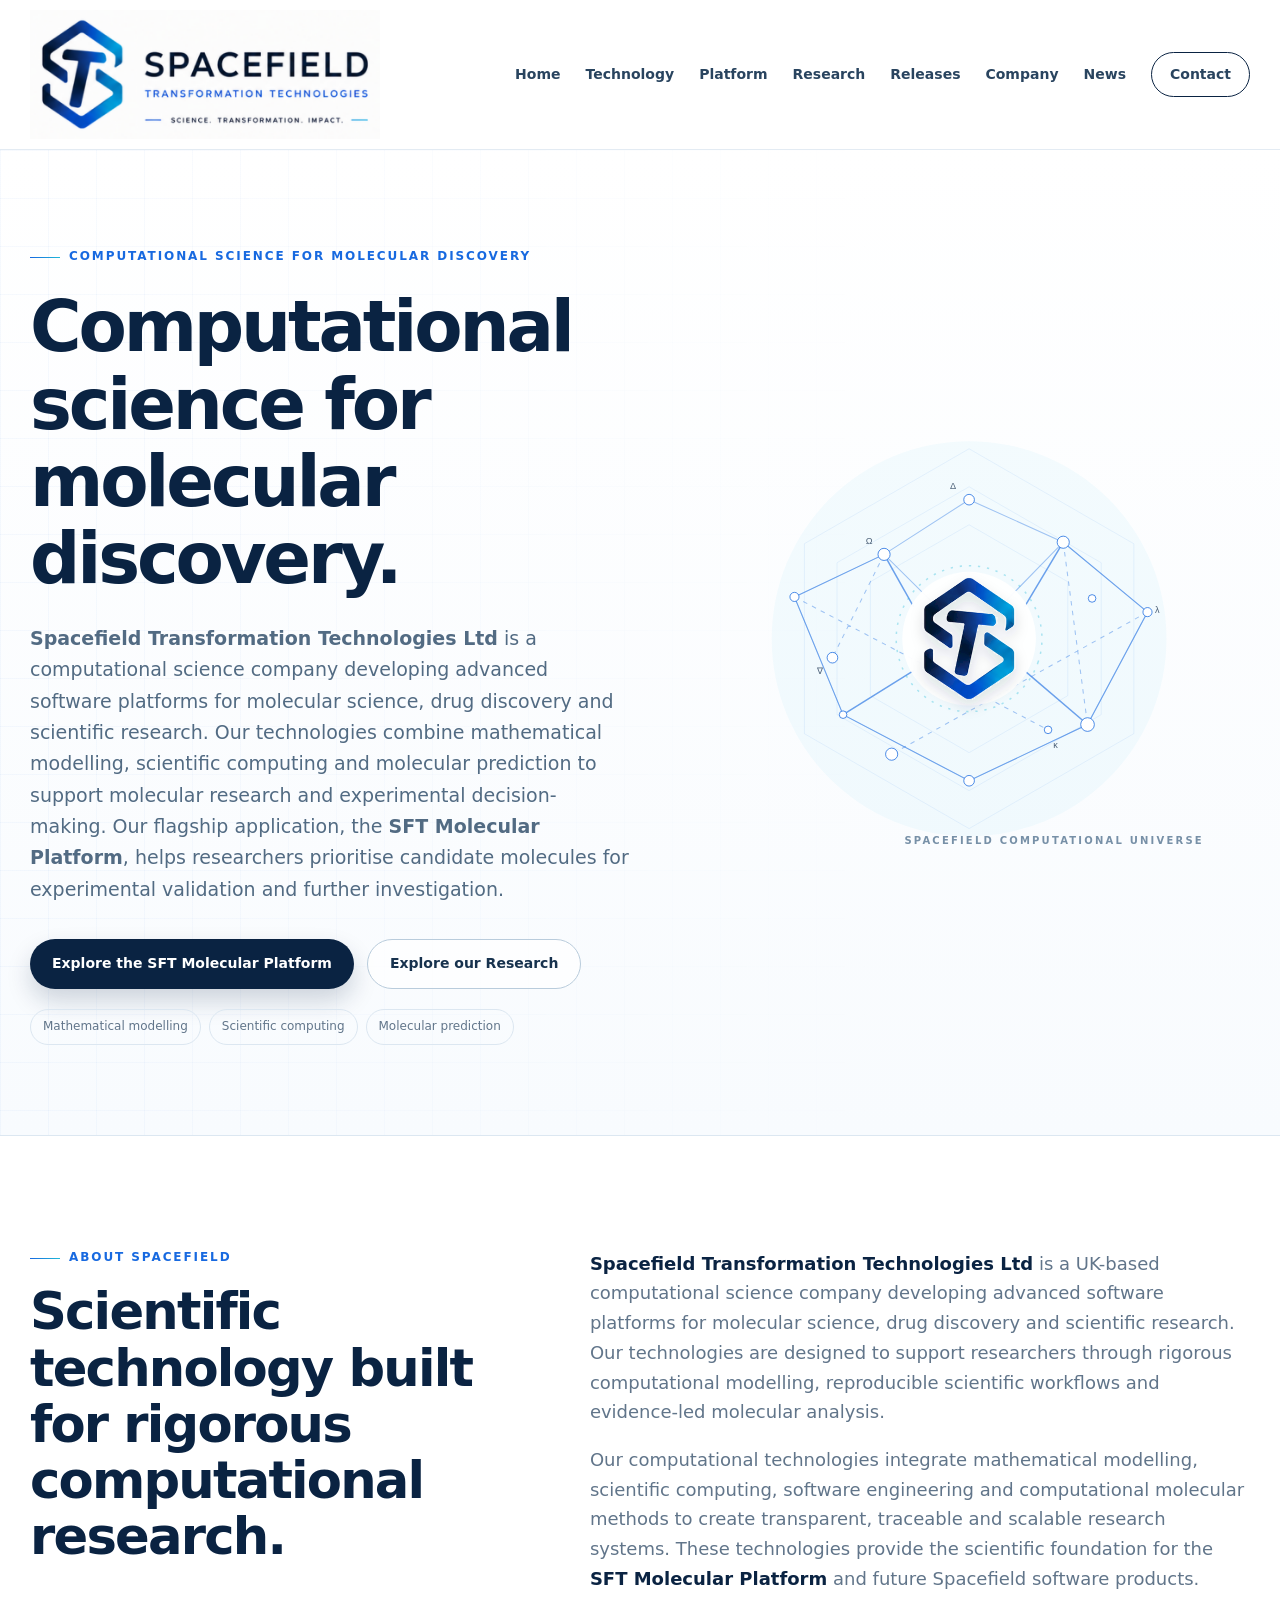
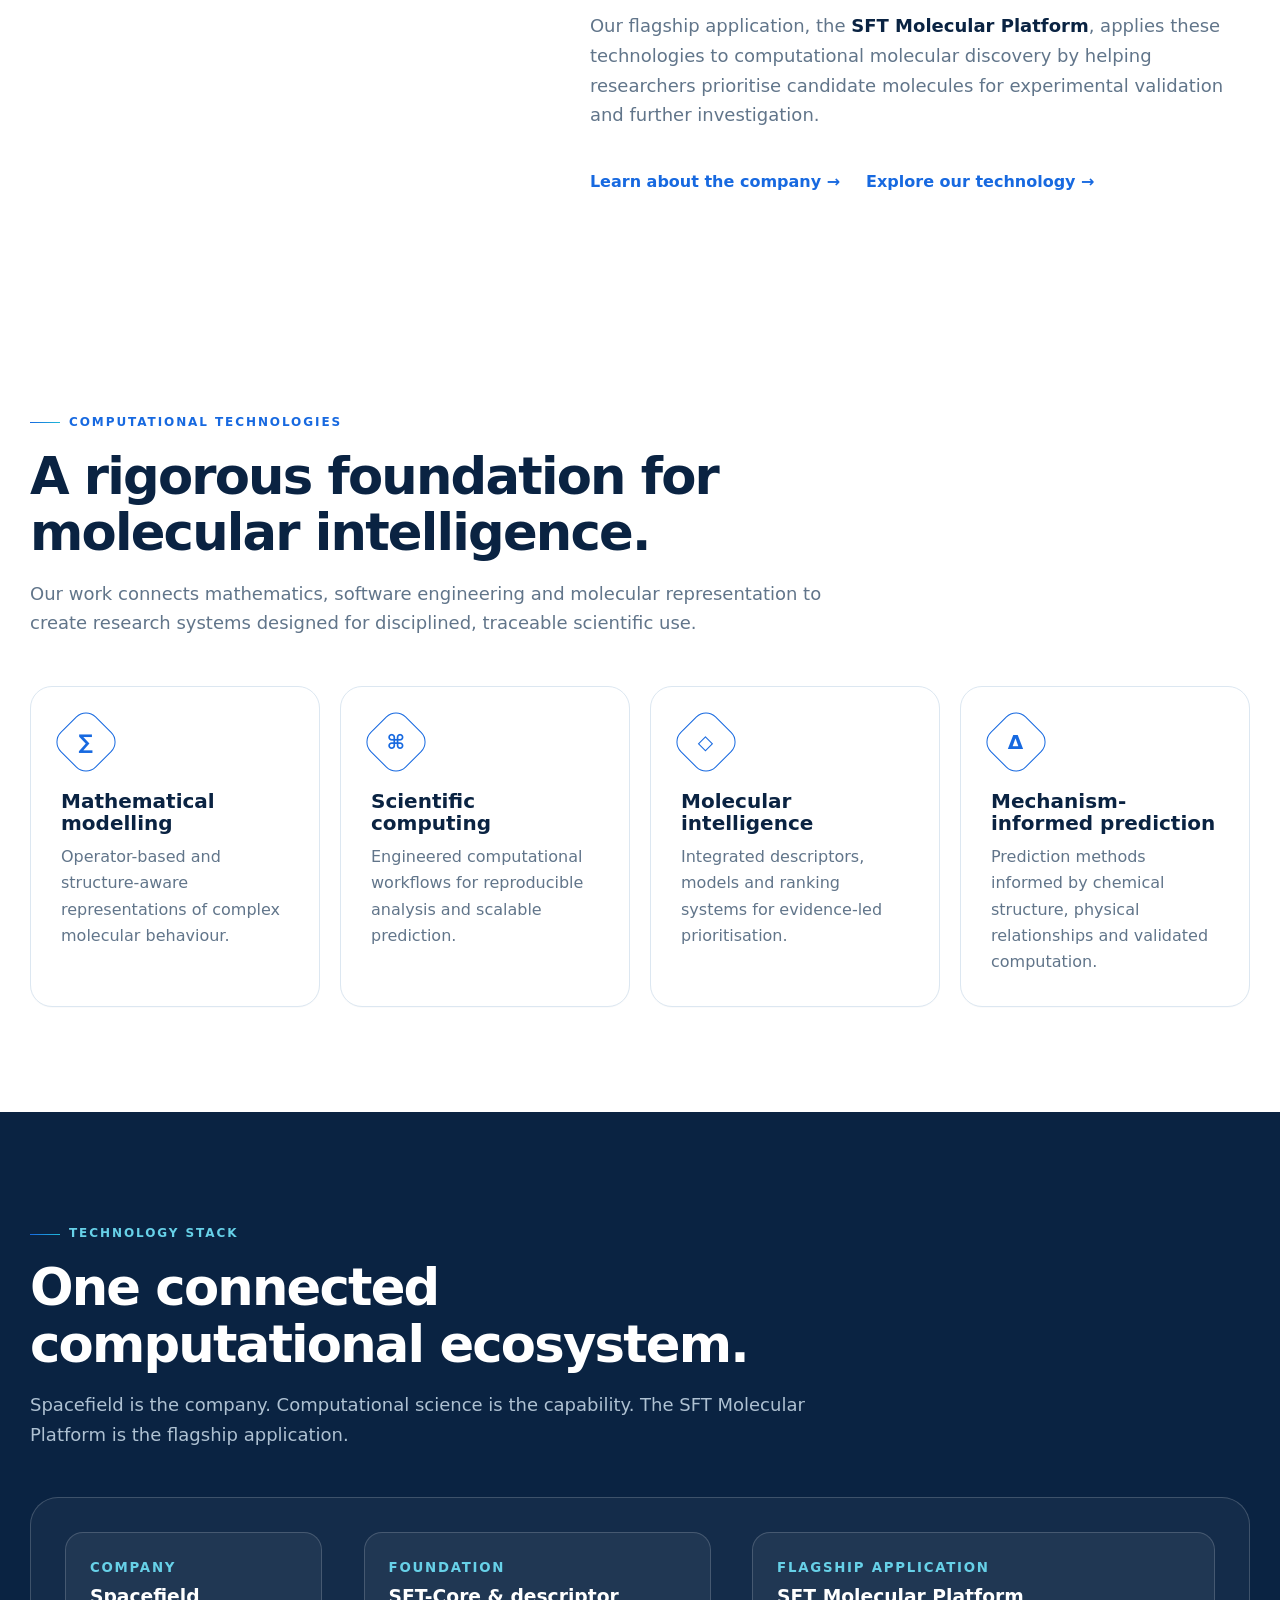
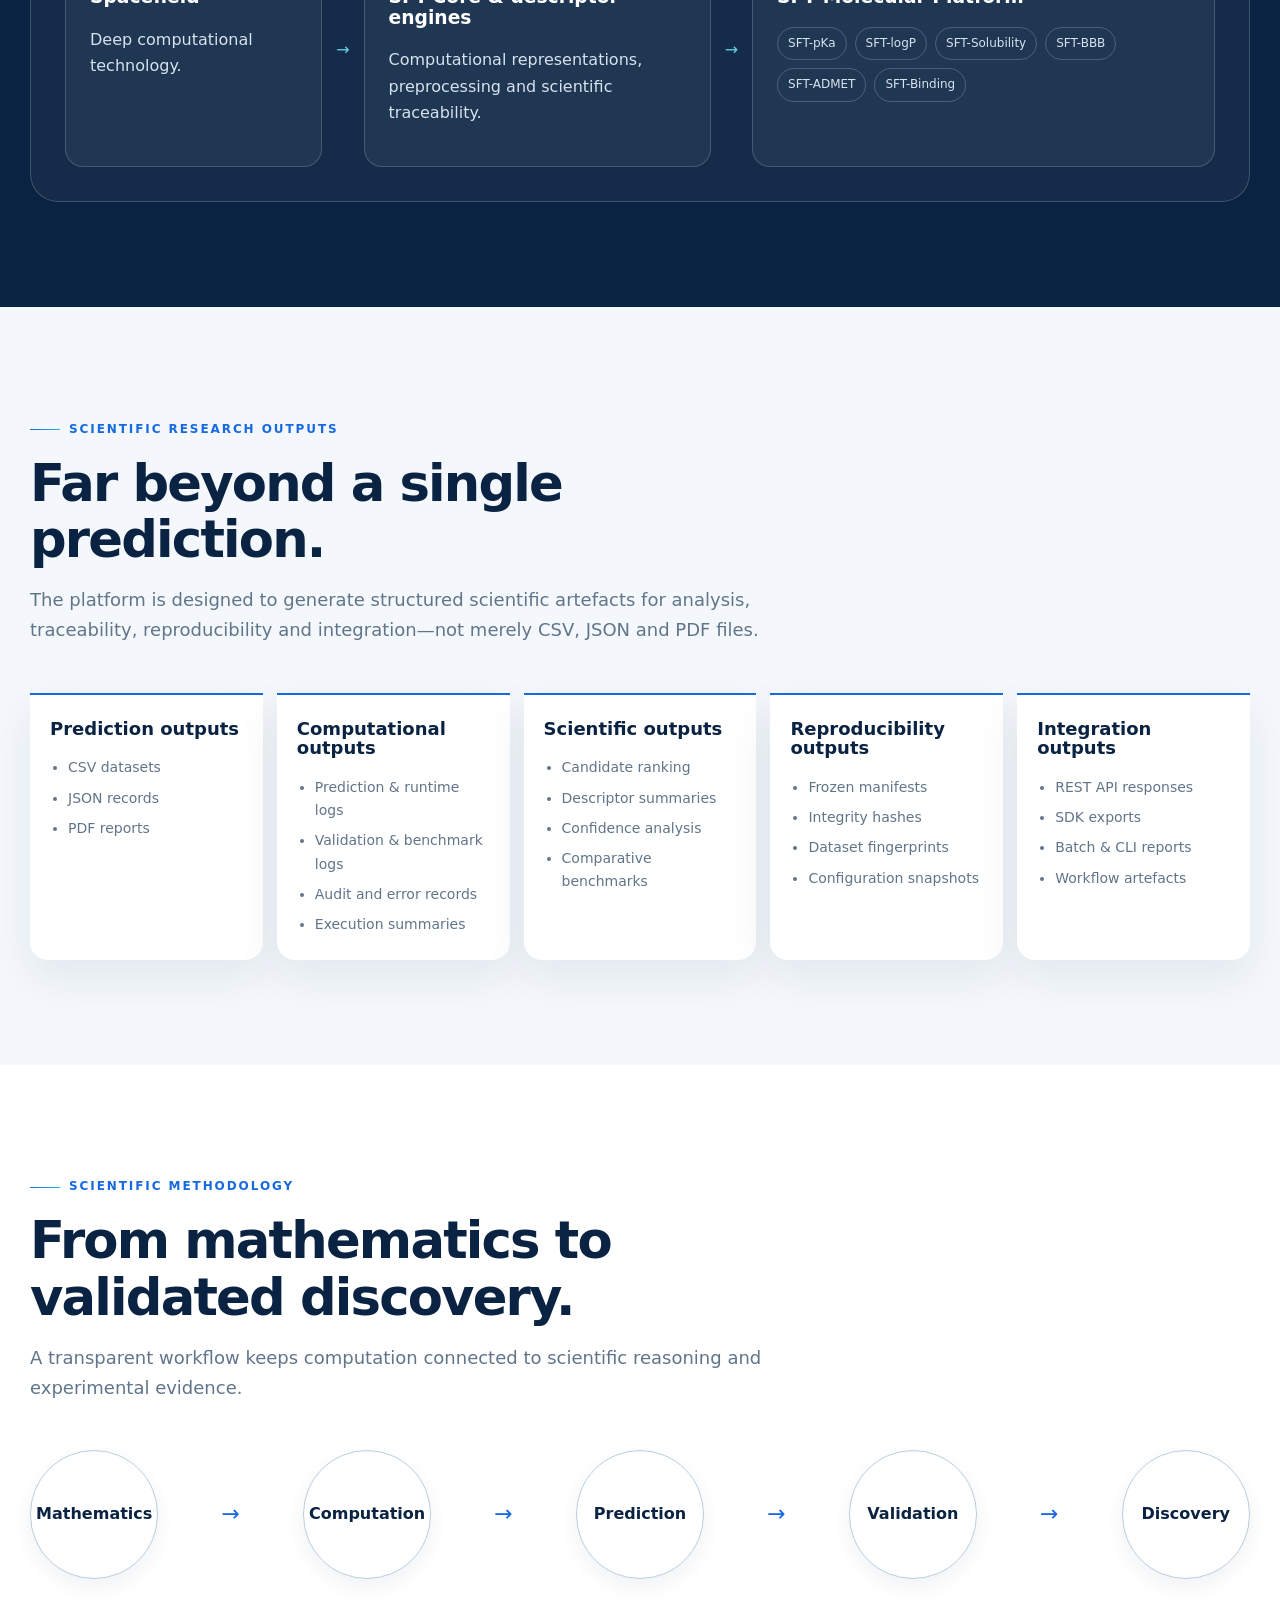
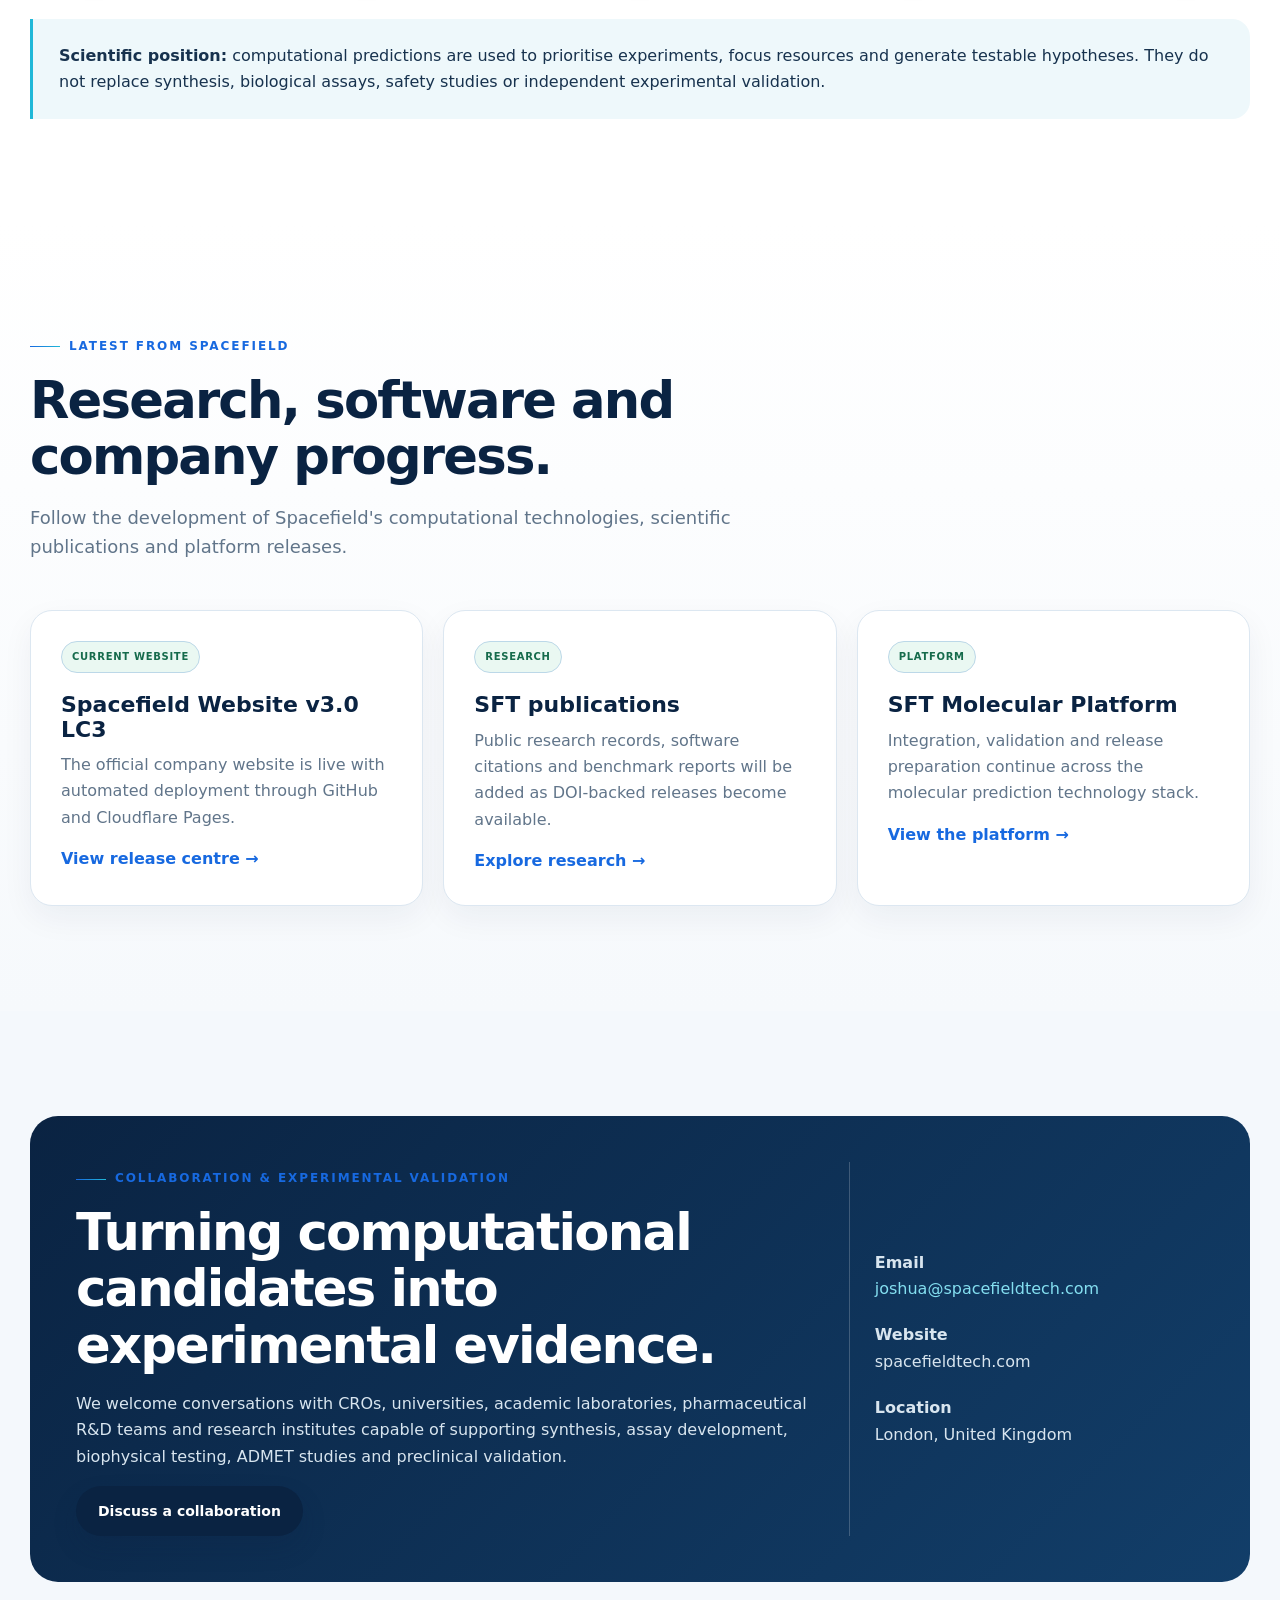
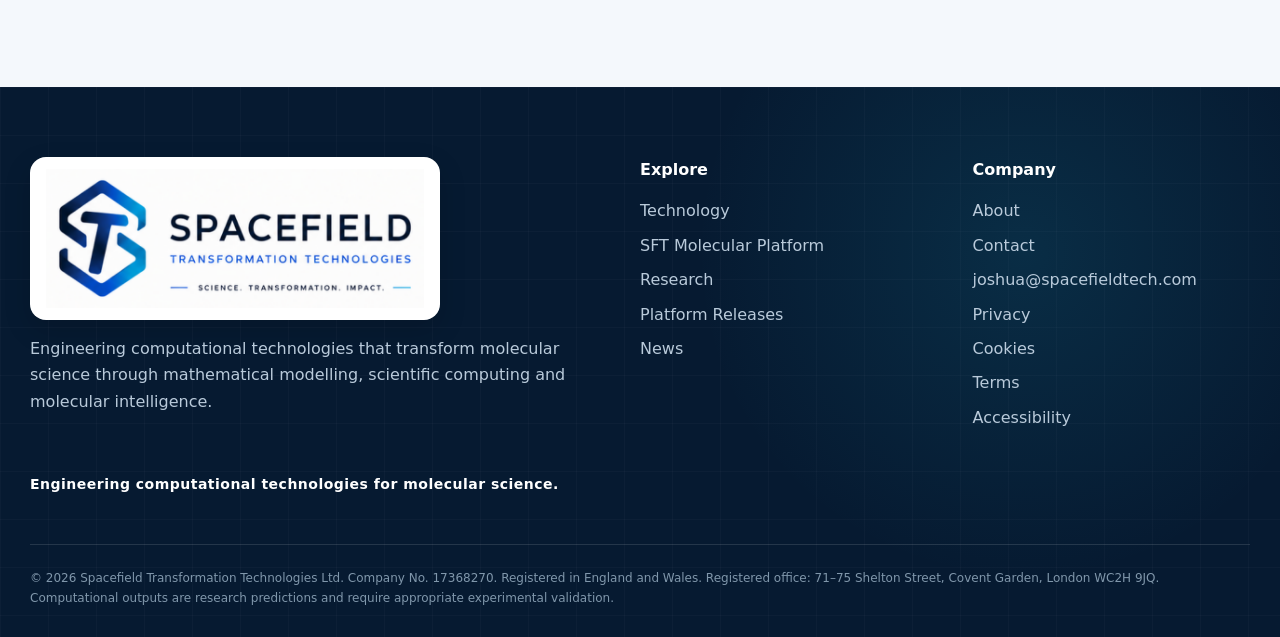
<file: index.html>
<!DOCTYPE html>

<html lang="en"><head><meta charset="utf-8"/><meta content="width=device-width,initial-scale=1" name="viewport"/><title>Home | Spacefield Transformation Technologies</title><meta content="Spacefield Transformation Technologies is a computational science company developing advanced software platforms for molecular science, drug discovery and scientific research." name="description"/><link href="assets/img/favicon.ico" rel="icon" type="image/x-icon"/><link href="assets/img/favicon-32.png" rel="icon" sizes="32x32" type="image/png"/><link href="assets/img/apple-touch-icon.png" rel="apple-touch-icon" sizes="180x180"/><link href="assets/css/styles.css" rel="stylesheet"/><meta content="#0A2342" name="theme-color"/><link href="site.webmanifest" rel="manifest"/><link href="https://spacefieldtech.com/" rel="canonical"/><meta content="website" property="og:type"/><meta content="Spacefield Transformation Technologies" property="og:site_name"/><meta content="Home | Spacefield Transformation Technologies" property="og:title"/><meta content="Spacefield Transformation Technologies is a computational science company developing advanced software platforms for molecular science, drug discovery and scientific research." property="og:description"/><meta content="https://spacefieldtech.com/" property="og:url"/><meta content="https://spacefieldtech.com/assets/img/spacefield-social-preview.png" property="og:image"/><meta content="1200" property="og:image:width"/><meta content="630" property="og:image:height"/><meta content="summary_large_image" name="twitter:card"/><meta content="Home | Spacefield Transformation Technologies" name="twitter:title"/><meta content="Spacefield Transformation Technologies is a computational science company developing advanced software platforms for molecular science, drug discovery and scientific research." name="twitter:description"/><meta content="https://spacefieldtech.com/assets/img/spacefield-social-preview.png" name="twitter:image"/></head><body><header class="site-header"><div class="container nav"><a class="brand" href="index.html"><img alt="Spacefield Transformation Technologies" class="brand-logo" src="assets/img/spacefield-logo-master.png"/></a><button aria-expanded="false" aria-label="Open navigation" class="menu-btn">☰</button><nav class="nav-links"><a href="index.html">Home</a><a href="technology.html">Technology</a><a href="platform.html">Platform</a><a href="research.html">Research</a><a href="releases.html">Releases</a><a href="about.html">Company</a><a href="news.html">News</a><a class="nav-cta" href="contact.html">Contact</a></nav></div></header><main><section class="hero"><div class="container hero-grid"><div>
<span class="eyebrow">Computational science for molecular discovery</span>
<h1>Computational science for molecular discovery.</h1>
<p class="lead"><strong>Spacefield Transformation Technologies Ltd</strong> is a computational science company developing advanced software platforms for molecular science, drug discovery and scientific research. Our technologies combine mathematical modelling, scientific computing and molecular prediction to support molecular research and experimental decision-making. Our flagship application, the <strong>SFT Molecular Platform</strong>, helps researchers prioritise candidate molecules for experimental validation and further investigation.</p>
<div class="actions">
<a class="btn btn-primary" href="platform.html">Explore the SFT Molecular Platform</a>
<a class="btn btn-secondary" href="research.html">Explore our Research</a>
</div>
<div class="tag-row">
<span class="tag">Mathematical modelling</span>
<span class="tag">Scientific computing</span>
<span class="tag">Molecular prediction</span>
</div>
</div><div class="universe-wrap"><img alt="The Spacefield Computational Universe: transformation operators and scientific computing networks" src="assets/img/computational-spacefield.svg"/></div></div></section>
<section class="section about-spacefield"><div class="container about-grid"><div><span class="eyebrow">About Spacefield</span><h2>Scientific technology built for rigorous computational research.</h2></div><div class="about-copy"><p><strong>Spacefield Transformation Technologies Ltd</strong> is a UK-based computational science company developing advanced software platforms for molecular science, drug discovery and scientific research. Our technologies are designed to support researchers through rigorous computational modelling, reproducible scientific workflows and evidence-led molecular analysis.</p><p>Our computational technologies integrate mathematical modelling, scientific computing, software engineering and computational molecular methods to create transparent, traceable and scalable research systems. These technologies provide the scientific foundation for the <strong>SFT Molecular Platform</strong> and future Spacefield software products.</p><p>Our flagship application, the <strong>SFT Molecular Platform</strong>, applies these technologies to computational molecular discovery by helping researchers prioritise candidate molecules for experimental validation and further investigation.</p><div class="about-links"><a class="text-link" href="about.html">Learn about the company →</a><a class="text-link" href="technology.html">Explore our technology →</a></div></div></div></section>
<section class="section"><div class="container"><div class="section-head"><span class="eyebrow">Computational technologies</span><h2>A rigorous foundation for molecular intelligence.</h2><p>Our work connects mathematics, software engineering and molecular representation to create research systems designed for disciplined, traceable scientific use.</p></div><div class="grid-4"><article class="card"><div class="geo-icon"><span>∑</span></div><h3>Mathematical modelling</h3><p>Operator-based and structure-aware representations of complex molecular behaviour.</p></article><article class="card"><div class="geo-icon"><span>⌘</span></div><h3>Scientific computing</h3><p>Engineered computational workflows for reproducible analysis and scalable prediction.</p></article><article class="card"><div class="geo-icon"><span>◇</span></div><h3>Molecular intelligence</h3><p>Integrated descriptors, models and ranking systems for evidence-led prioritisation.</p></article><article class="card"><div class="geo-icon"><span>Δ</span></div><h3>Mechanism-informed prediction</h3><p>Prediction methods informed by chemical structure, physical relationships and validated computation.</p></article></div></div></section>
<section class="section section-dark"><div class="container"><div class="section-head"><span class="eyebrow">Technology stack</span><h2>One connected computational ecosystem.</h2><p>Spacefield is the company. Computational science is the capability. The SFT Molecular Platform is the flagship application.</p></div><div class="stack-shell"><div class="stack-flow"><div class="stack-node"><small>Company</small><h3>Spacefield</h3><p>Deep computational technology.</p></div><div class="stack-arrow">→</div><div class="stack-node"><small>Foundation</small><h3>SFT-Core &amp; descriptor engines</h3><p>Computational representations, preprocessing and scientific traceability.</p></div><div class="stack-arrow">→</div><div class="stack-node"><small>Flagship application</small><h3>SFT Molecular Platform</h3><div class="module-pills"><span>SFT-pKa</span><span>SFT-logP</span><span>SFT-Solubility</span><span>SFT-BBB</span><span>SFT-ADMET</span><span>SFT-Binding</span></div></div></div></div></div></section>
<section class="section section-alt"><div class="container"><div class="section-head"><span class="eyebrow">Scientific research outputs</span><h2>Far beyond a single prediction.</h2><p>The platform is designed to generate structured scientific artefacts for analysis, traceability, reproducibility and integration—not merely CSV, JSON and PDF files.</p></div><div class="outputs-grid"><article class="output-card"><h3>Prediction outputs</h3><ul><li>CSV datasets</li><li>JSON records</li><li>PDF reports</li></ul></article><article class="output-card"><h3>Computational outputs</h3><ul><li>Prediction &amp; runtime logs</li><li>Validation &amp; benchmark logs</li><li>Audit and error records</li><li>Execution summaries</li></ul></article><article class="output-card"><h3>Scientific outputs</h3><ul><li>Candidate ranking</li><li>Descriptor summaries</li><li>Confidence analysis</li><li>Comparative benchmarks</li></ul></article><article class="output-card"><h3>Reproducibility outputs</h3><ul><li>Frozen manifests</li><li>Integrity hashes</li><li>Dataset fingerprints</li><li>Configuration snapshots</li></ul></article><article class="output-card"><h3>Integration outputs</h3><ul><li>REST API responses</li><li>SDK exports</li><li>Batch &amp; CLI reports</li><li>Workflow artefacts</li></ul></article></div></div></section>
<section class="section"><div class="container"><div class="section-head"><span class="eyebrow">Scientific methodology</span><h2>From mathematics to validated discovery.</h2><p>A transparent workflow keeps computation connected to scientific reasoning and experimental evidence.</p></div><div class="method-flow"><div class="method-step"><div class="method-box">Mathematics</div></div><div class="method-arrow">→</div><div class="method-step"><div class="method-box">Computation</div></div><div class="method-arrow">→</div><div class="method-step"><div class="method-box">Prediction</div></div><div class="method-arrow">→</div><div class="method-step"><div class="method-box">Validation</div></div><div class="method-arrow">→</div><div class="method-step"><div class="method-box">Discovery</div></div></div><div class="notice"><strong>Scientific position:</strong> computational predictions are used to prioritise experiments, focus resources and generate testable hypotheses. They do not replace synthesis, biological assays, safety studies or independent experimental validation.</div></div></section>
<section class="section homepage-updates"><div class="container"><div class="section-head"><span class="eyebrow">Latest from Spacefield</span><h2>Research, software and company progress.</h2><p>Follow the development of Spacefield's computational technologies, scientific publications and platform releases.</p></div><div class="grid-3"><article class="update-card"><span class="status-badge">Current website</span><h3>Spacefield Website v3.0 LC3</h3><p>The official company website is live with automated deployment through GitHub and Cloudflare Pages.</p><a class="text-link" href="releases.html">View release centre →</a></article><article class="update-card"><span class="status-badge">Research</span><h3>SFT publications</h3><p>Public research records, software citations and benchmark reports will be added as DOI-backed releases become available.</p><a class="text-link" href="research.html">Explore research →</a></article><article class="update-card"><span class="status-badge">Platform</span><h3>SFT Molecular Platform</h3><p>Integration, validation and release preparation continue across the molecular prediction technology stack.</p><a class="text-link" href="platform.html">View the platform →</a></article></div></div></section>
<section class="section section-alt"><div class="container"><div class="contact-panel"><div><span class="eyebrow">Collaboration &amp; experimental validation</span><h2>Turning computational candidates into experimental evidence.</h2><p>We welcome conversations with CROs, universities, academic laboratories, pharmaceutical R&amp;D teams and research institutes capable of supporting synthesis, assay development, biophysical testing, ADMET studies and preclinical validation.</p><a class="btn btn-primary" href="contact.html">Discuss a collaboration</a></div><div class="contact-details"><div><strong>Email</strong><br/><a href="mailto:joshua@spacefieldtech.com">joshua@spacefieldtech.com</a></div><div><strong>Website</strong><br/>spacefieldtech.com</div><div><strong>Location</strong><br/>London, United Kingdom</div></div></div></div></section></main><footer class="site-footer"><div class="container"><div class="footer-grid"><div><img alt="Spacefield Transformation Technologies" class="footer-logo" src="assets/img/spacefield-logo-master.png"/><p>Engineering computational technologies that transform molecular science through mathematical modelling, scientific computing and molecular intelligence.</p></div><div><div class="footer-title">Explore</div><div class="footer-links"><a href="technology.html">Technology</a><a href="platform.html">SFT Molecular Platform</a><a href="research.html">Research</a><a href="releases.html">Platform Releases</a><a href="news.html">News</a></div></div><div><div class="footer-title">Company</div><div class="footer-links"><a href="about.html">About</a><a href="contact.html">Contact</a><a href="mailto:joshua@spacefieldtech.com">joshua@spacefieldtech.com</a><a href="privacy.html">Privacy</a><a href="cookies.html">Cookies</a><a href="terms.html">Terms</a><a href="accessibility.html">Accessibility</a></div></div></div><div class="footer-signature">Engineering computational technologies for molecular science.</div><div class="legal">© <span data-year=""></span> Spacefield Transformation Technologies Ltd. Company No. 17368270. Registered in England and Wales. Registered office: 71–75 Shelton Street, Covent Garden, London WC2H 9JQ. Computational outputs are research predictions and require appropriate experimental validation.</div></div></footer><script src="assets/js/main.js"></script></body></html>
</file>
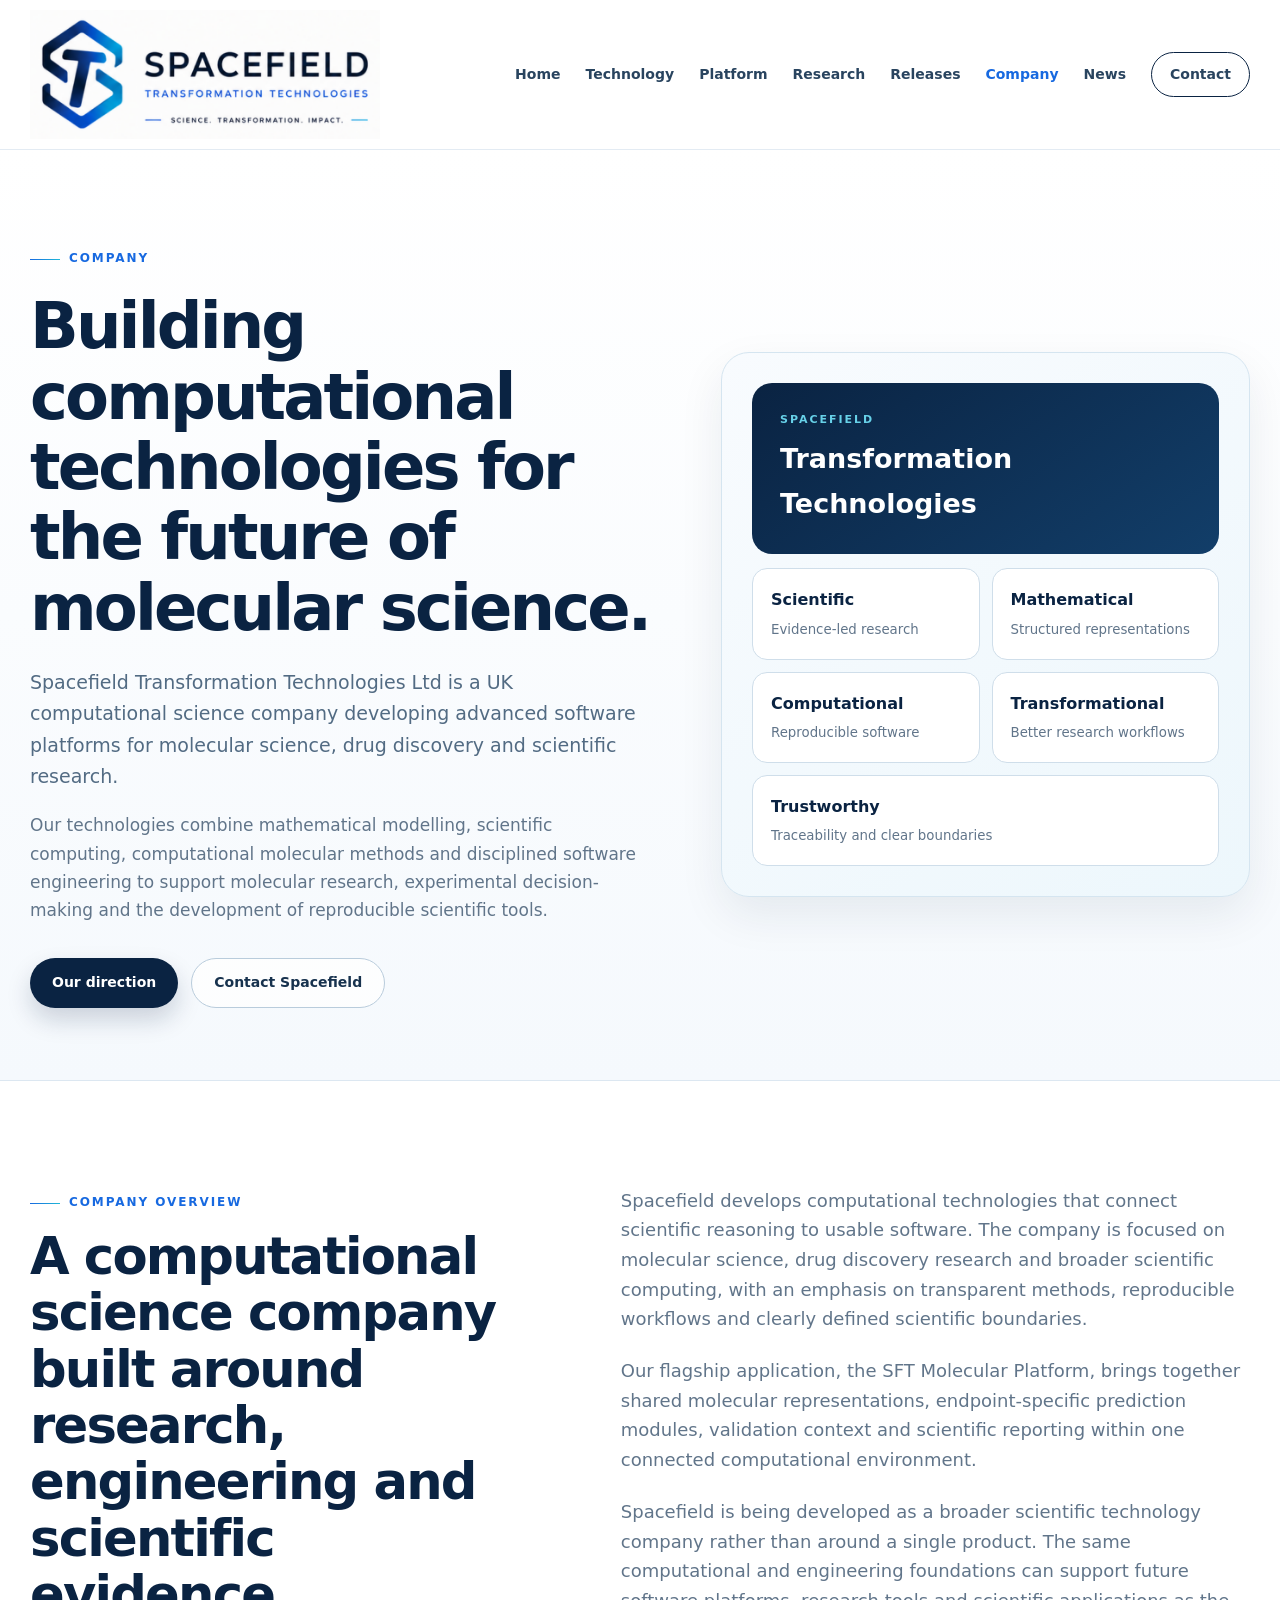
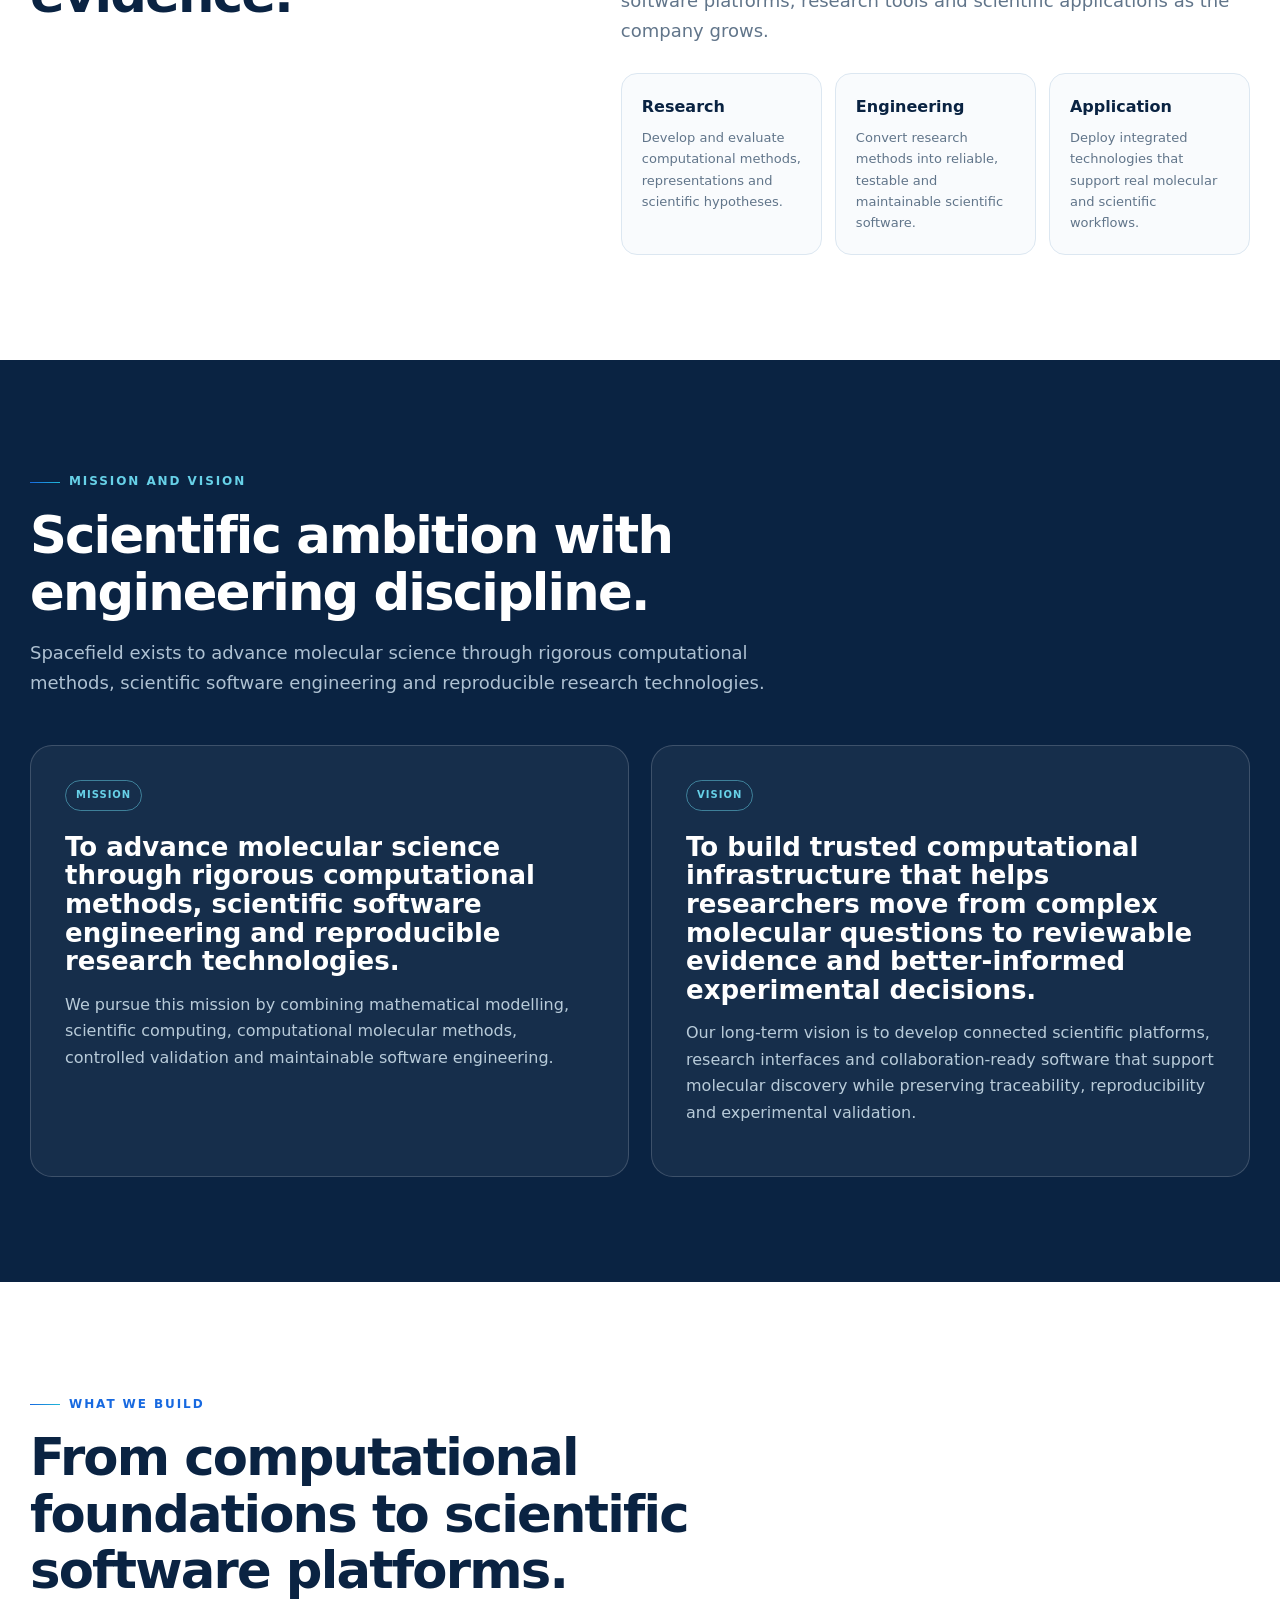
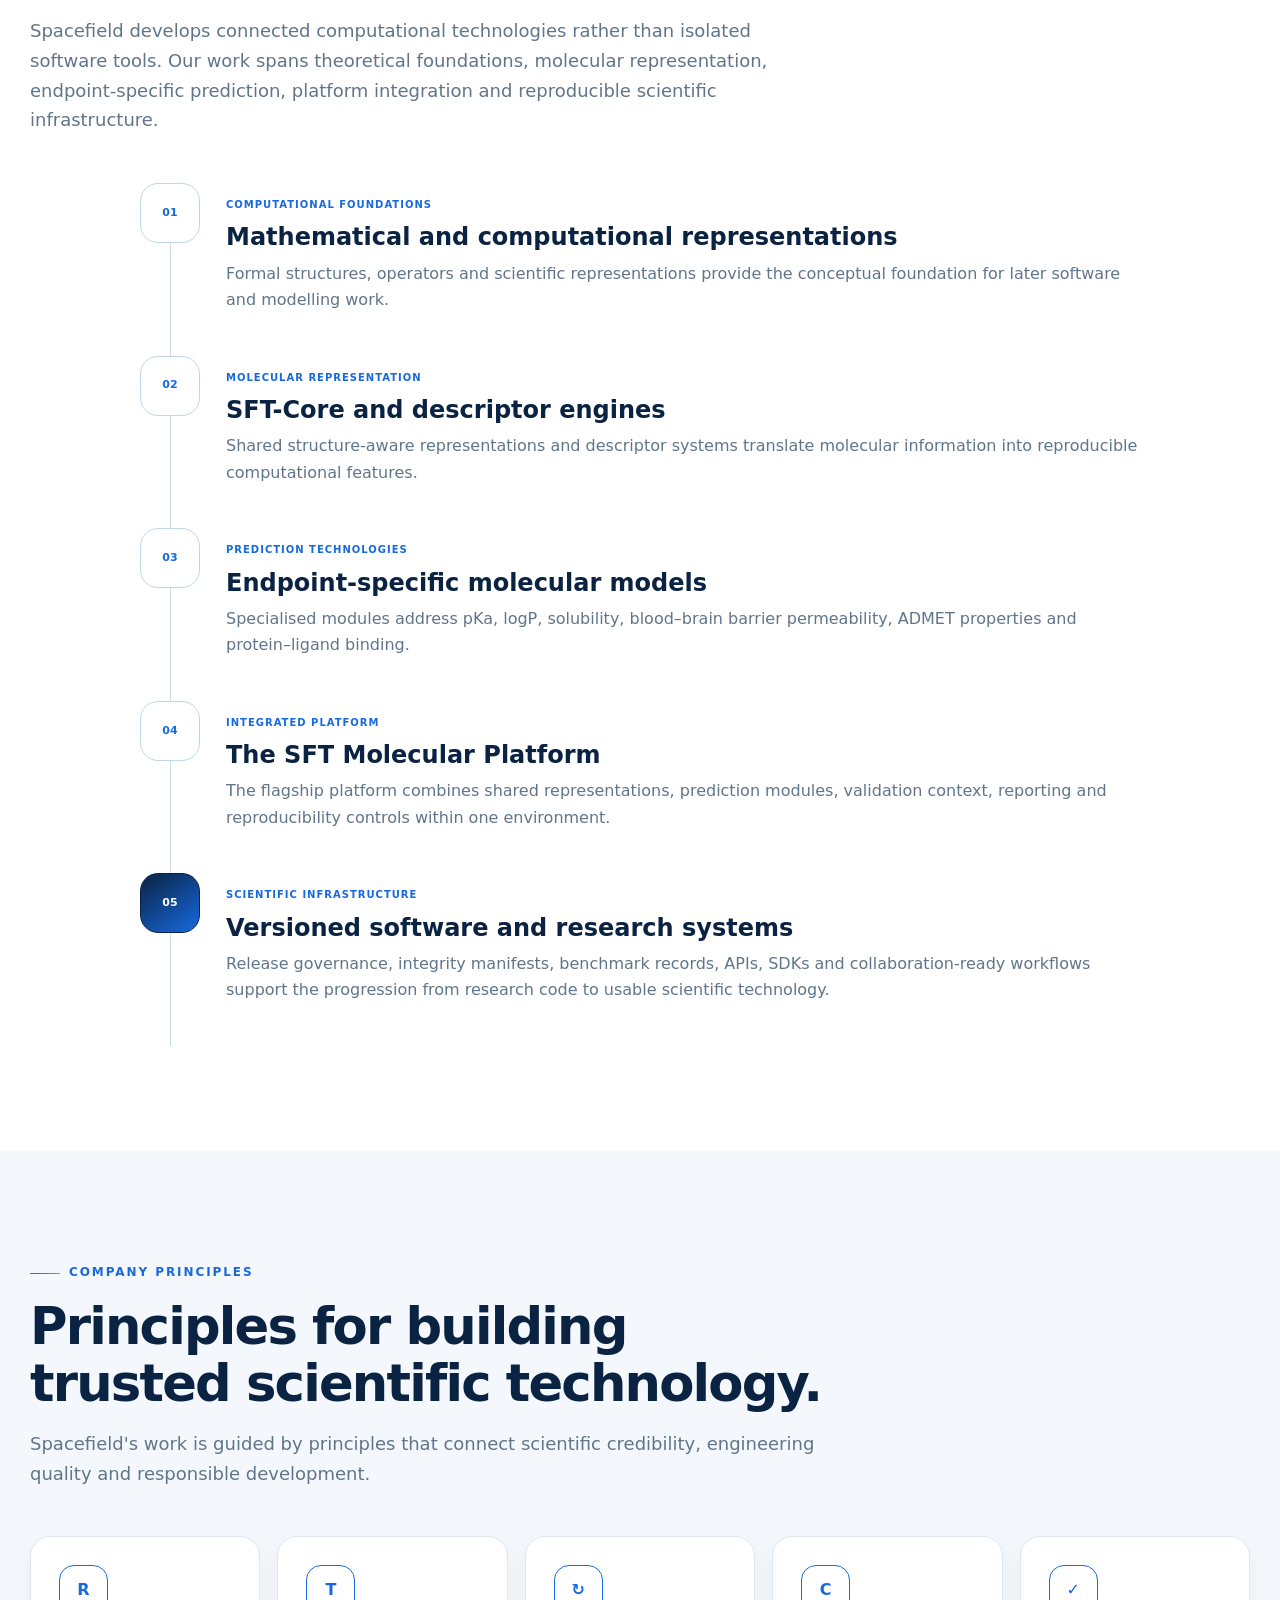
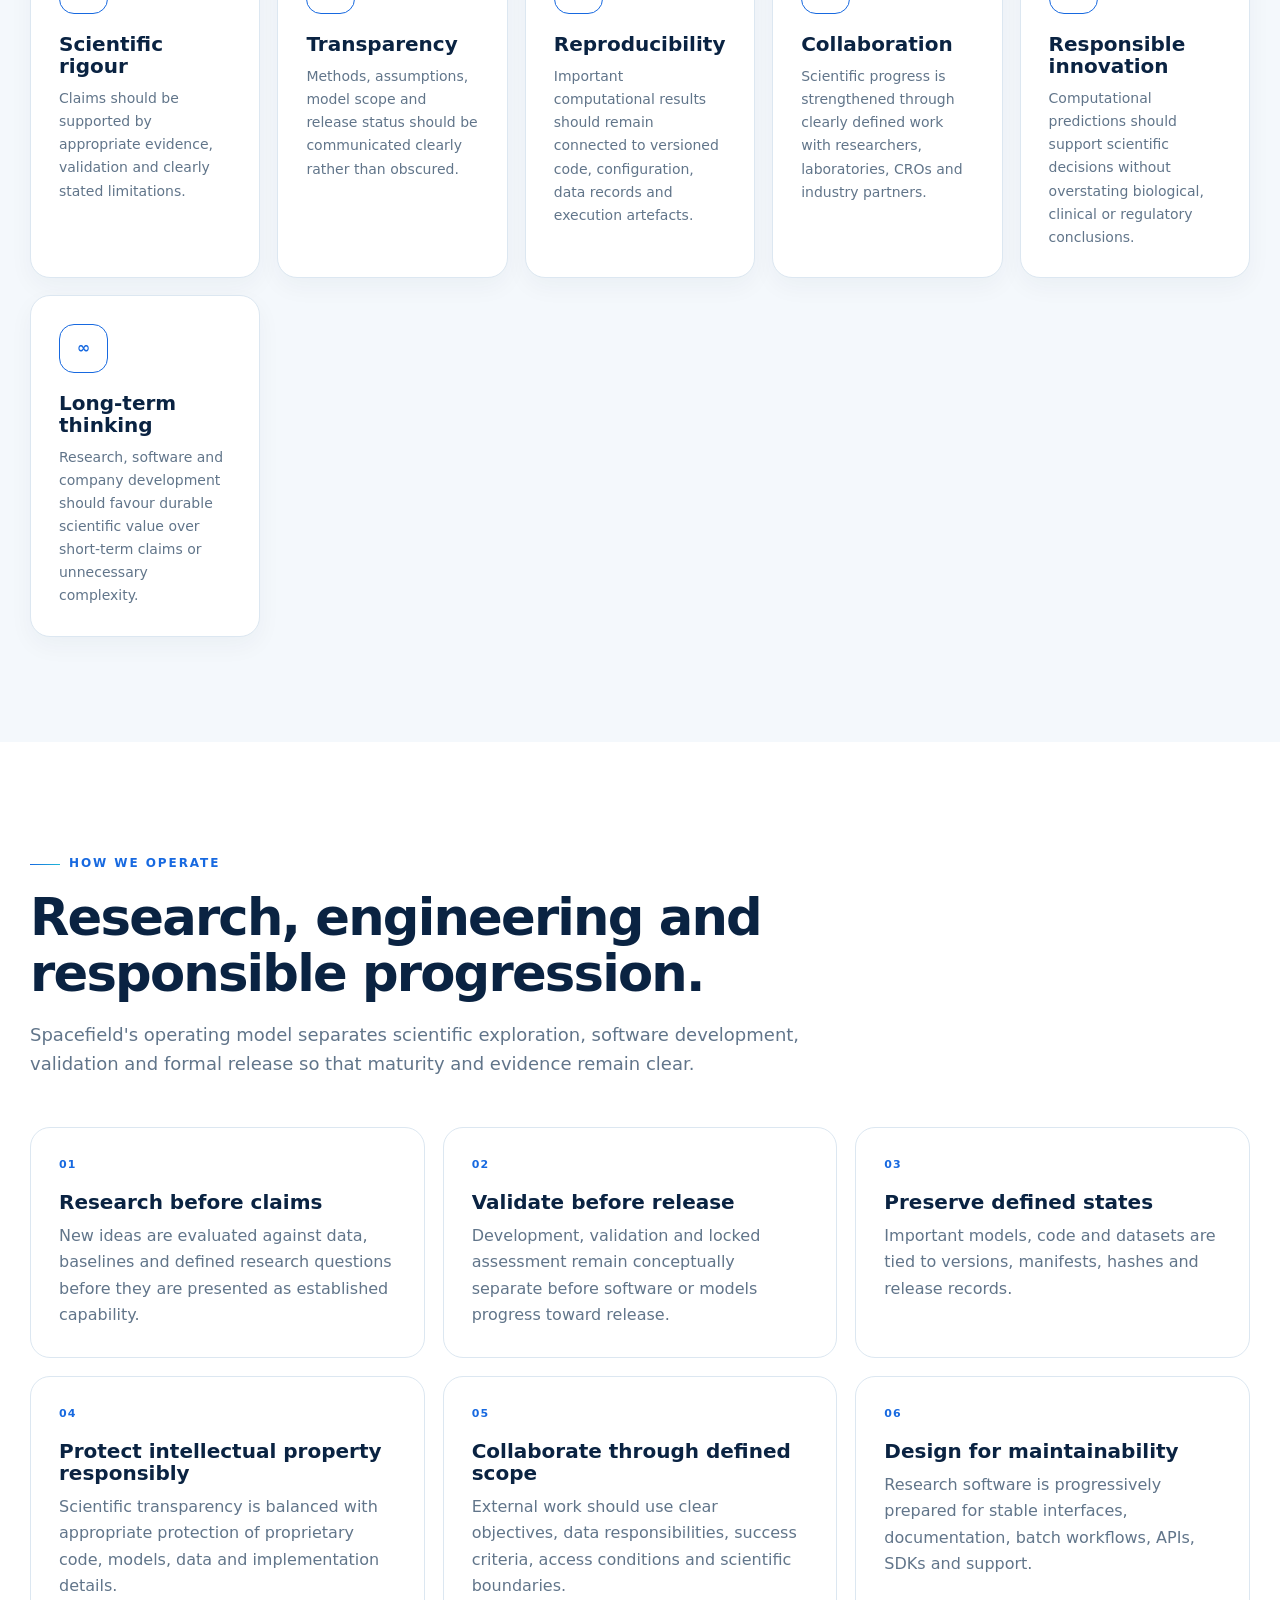
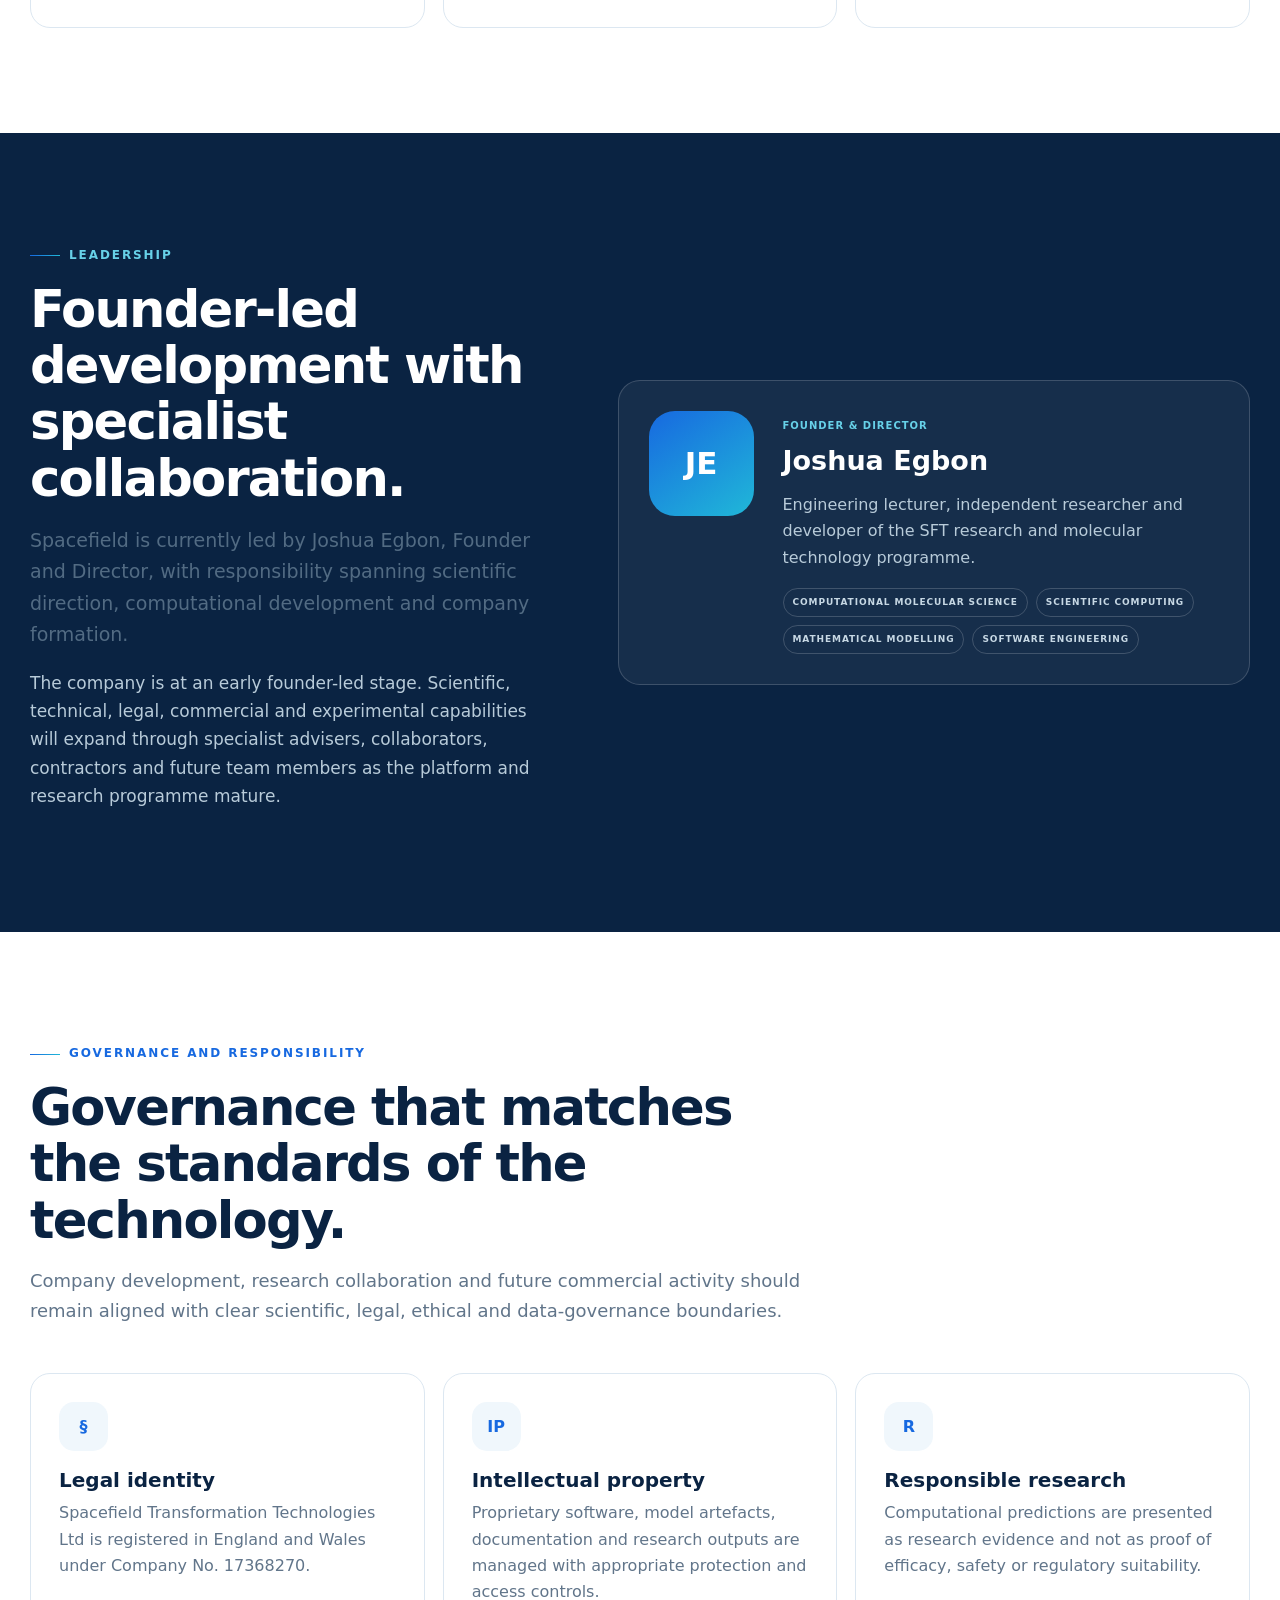
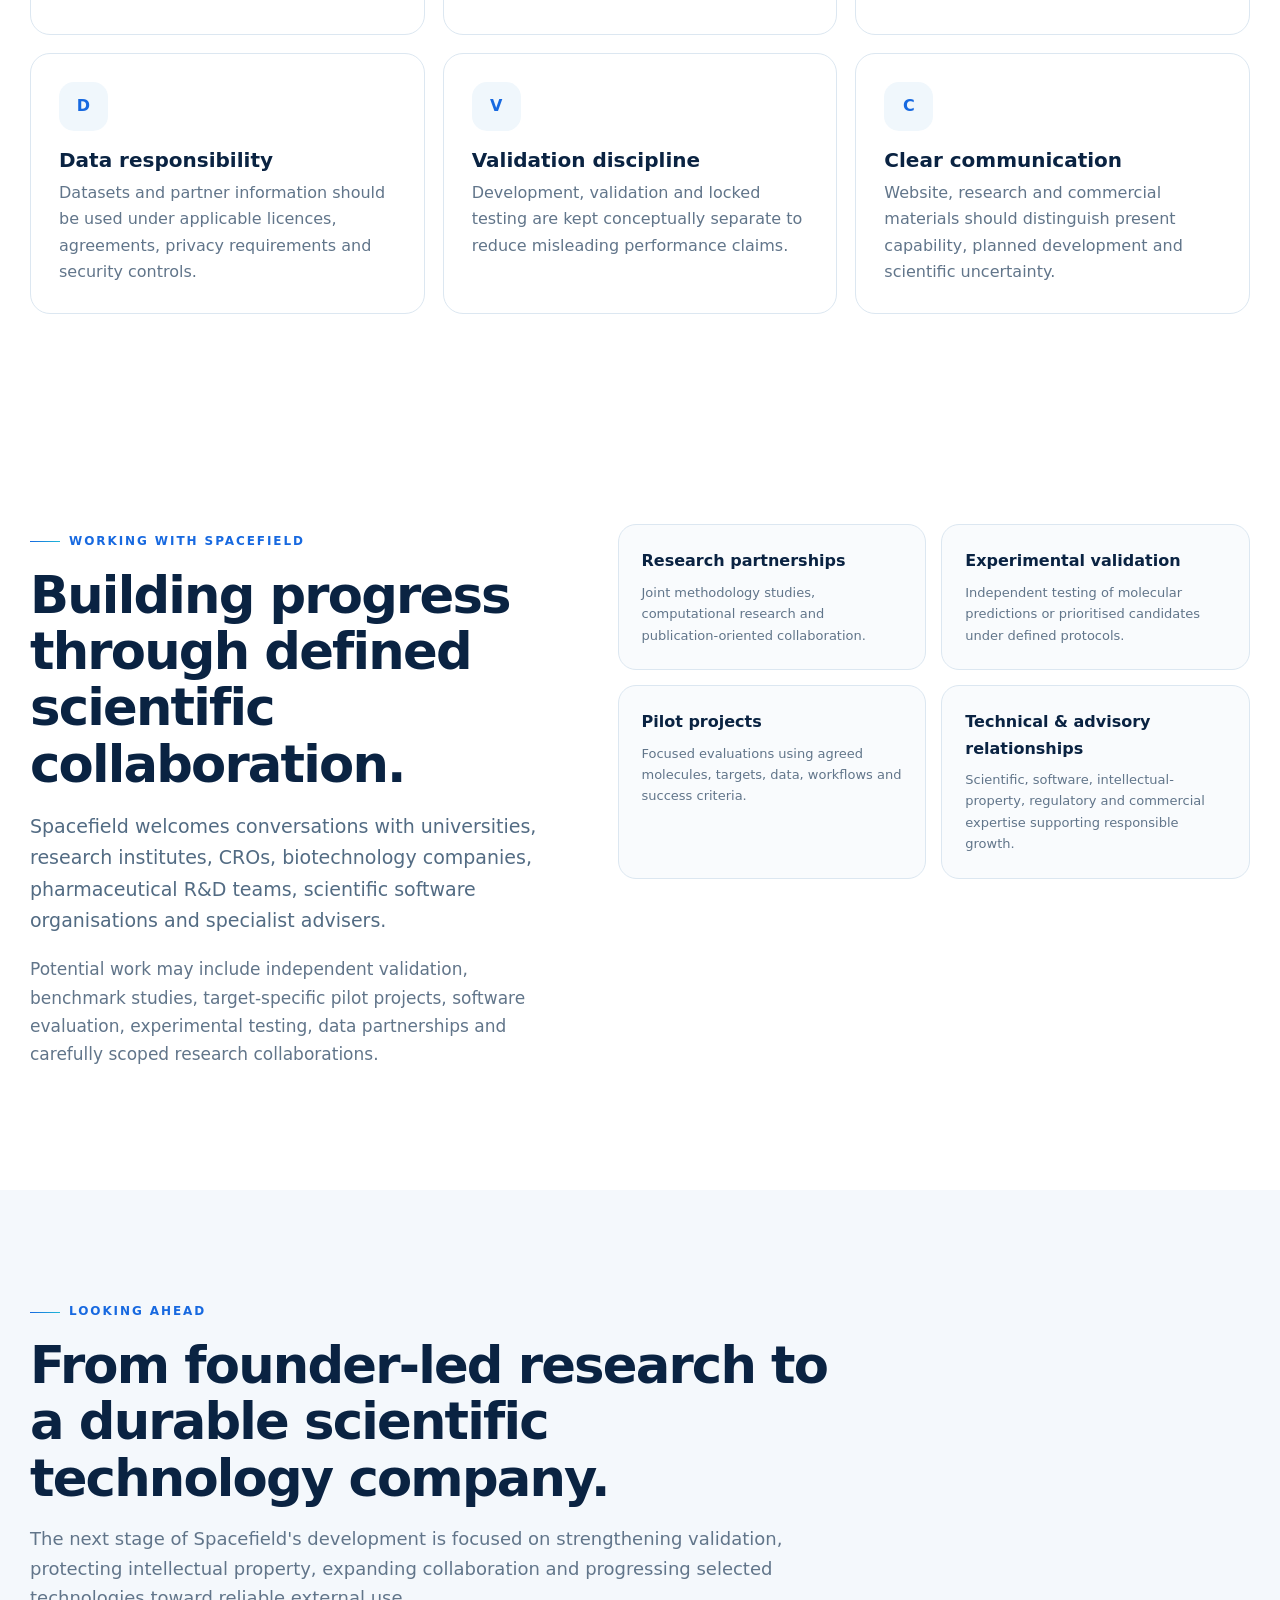
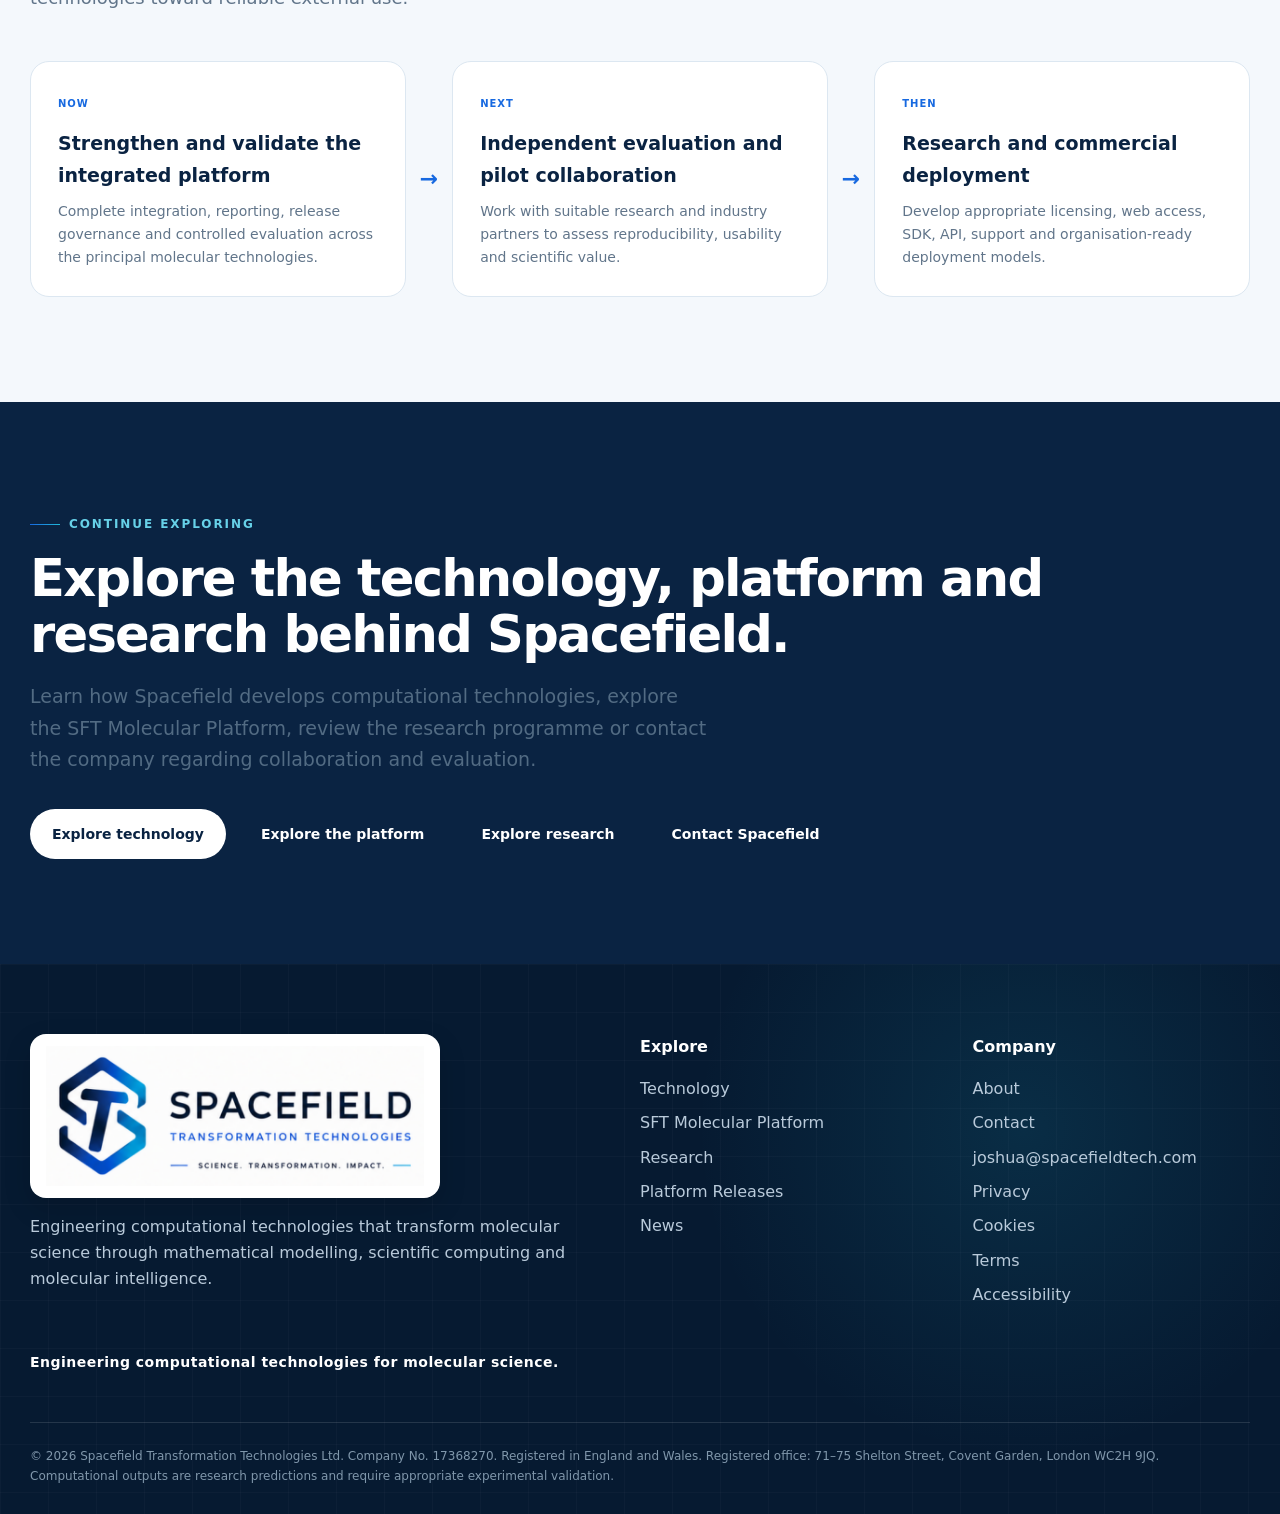
<file: about.html>
<!DOCTYPE html>

<html lang="en">
<head>
<meta charset="utf-8"/>
<meta content="width=device-width,initial-scale=1" name="viewport"/>
<title>Company | Spacefield Transformation Technologies</title>
<meta content="Learn about Spacefield Transformation Technologies Ltd, a UK computational science company developing advanced software platforms for molecular science, drug discovery and scientific research." name="description"/>
<link href="assets/img/favicon.ico" rel="icon" type="image/x-icon"/>
<link href="assets/img/favicon-32.png" rel="icon" sizes="32x32" type="image/png"/>
<link href="assets/img/apple-touch-icon.png" rel="apple-touch-icon" sizes="180x180"/>
<link href="assets/css/styles.css" rel="stylesheet"/>
<meta content="#0A2342" name="theme-color"/>
<link href="site.webmanifest" rel="manifest"/>
<link href="https://spacefieldtech.com/about.html" rel="canonical"/>
<meta content="website" property="og:type"/>
<meta content="Spacefield Transformation Technologies" property="og:site_name"/>
<meta content="Company | Spacefield Transformation Technologies" property="og:title"/>
<meta content="Learn about Spacefield Transformation Technologies Ltd, a UK computational science company developing advanced software platforms for molecular science, drug discovery and scientific research." property="og:description"/>
<meta content="https://spacefieldtech.com/about.html" property="og:url"/>
<meta content="https://spacefieldtech.com/assets/img/spacefield-social-preview.png" property="og:image"/>
<meta content="1200" property="og:image:width"/>
<meta content="630" property="og:image:height"/>
<meta content="summary_large_image" name="twitter:card"/>
<meta content="Company | Spacefield Transformation Technologies" name="twitter:title"/>
<meta content="Learn about Spacefield Transformation Technologies Ltd, a UK computational science company developing advanced software platforms for molecular science, drug discovery and scientific research." name="twitter:description"/>
<meta content="https://spacefieldtech.com/assets/img/spacefield-social-preview.png" name="twitter:image"/>
</head>
<body>
<header class="site-header">
<div class="container nav">
<a class="brand" href="index.html">
<img alt="Spacefield Transformation Technologies" class="brand-logo" src="assets/img/spacefield-logo-master.png"/>
</a>
<button aria-expanded="false" aria-label="Open navigation" class="menu-btn">☰</button>
<nav class="nav-links">
<a href="index.html">Home</a>
<a href="technology.html">Technology</a>
<a href="platform.html">Platform</a>
<a href="research.html">Research</a>
<a href="releases.html">Releases</a>
<a aria-current="page" href="about.html">Company</a>
<a href="news.html">News</a>
<a class="nav-cta" href="contact.html">Contact</a>
</nav>
</div>
</header>
<main>
<section class="page-hero company-hero">
<div class="container company-hero-grid">
<div>
<span class="eyebrow">Company</span>
<h1>Building computational technologies for the future of molecular science.</h1>
<p class="lead">Spacefield Transformation Technologies Ltd is a UK computational science company developing advanced software platforms for molecular science, drug discovery and scientific research.</p>
<p class="company-hero-copy">Our technologies combine mathematical modelling, scientific computing, computational molecular methods and disciplined software engineering to support molecular research, experimental decision-making and the development of reproducible scientific tools.</p>
<div class="actions">
<a class="btn btn-primary" href="#company-direction">Our direction</a>
<a class="btn btn-secondary" href="contact.html">Contact Spacefield</a>
</div>
</div>
<div aria-label="Spacefield company identity" class="company-identity-panel">
<div class="company-identity-core">
<span>SPACEFIELD</span>
<strong>Transformation Technologies</strong>
</div>
<div class="company-identity-grid">
<article><span>Scientific</span><small>Evidence-led research</small></article>
<article><span>Mathematical</span><small>Structured representations</small></article>
<article><span>Computational</span><small>Reproducible software</small></article>
<article><span>Transformational</span><small>Better research workflows</small></article>
<article><span>Trustworthy</span><small>Traceability and clear boundaries</small></article>
</div>
</div>
</div>
</section>
<section class="section company-introduction" id="company-direction">
<div class="container split-intro">
<div>
<span class="eyebrow">Company overview</span>
<h2>A computational science company built around research, engineering and scientific evidence.</h2>
</div>
<div class="technology-prose">
<p>Spacefield develops computational technologies that connect scientific reasoning to usable software. The company is focused on molecular science, drug discovery research and broader scientific computing, with an emphasis on transparent methods, reproducible workflows and clearly defined scientific boundaries.</p>
<p>Our flagship application, the SFT Molecular Platform, brings together shared molecular representations, endpoint-specific prediction modules, validation context and scientific reporting within one connected computational environment.</p>
<p>Spacefield is being developed as a broader scientific technology company rather than around a single product. The same computational and engineering foundations can support future software platforms, research tools and scientific applications as the company grows.</p>
<div class="company-direction-grid">
<article><strong>Research</strong><span>Develop and evaluate computational methods, representations and scientific hypotheses.</span></article>
<article><strong>Engineering</strong><span>Convert research methods into reliable, testable and maintainable scientific software.</span></article>
<article><strong>Application</strong><span>Deploy integrated technologies that support real molecular and scientific workflows.</span></article>
</div>
</div>
</div>
</section>
<section class="section section-dark company-mission-section">
<div class="container">
<div class="section-head">
<span class="eyebrow">Mission and vision</span>
<h2>Scientific ambition with engineering discipline.</h2>
<p>Spacefield exists to advance molecular science through rigorous computational methods, scientific software engineering and reproducible research technologies.</p>
</div>
<div class="mission-vision-grid">
<article>
<span class="mission-label">Mission</span>
<h3>To advance molecular science through rigorous computational methods, scientific software engineering and reproducible research technologies.</h3>
<p>We pursue this mission by combining mathematical modelling, scientific computing, computational molecular methods, controlled validation and maintainable software engineering.</p>
</article>
<article>
<span class="mission-label">Vision</span>
<h3>To build trusted computational infrastructure that helps researchers move from complex molecular questions to reviewable evidence and better-informed experimental decisions.</h3>
<p>Our long-term vision is to develop connected scientific platforms, research interfaces and collaboration-ready software that support molecular discovery while preserving traceability, reproducibility and experimental validation.</p>
</article>
</div>
</div>
</section>
<section class="section company-story-section">
<div class="container">
<div class="section-head">
<span class="eyebrow">What we build</span>
<h2>From computational foundations to scientific software platforms.</h2>
<p>Spacefield develops connected computational technologies rather than isolated software tools. Our work spans theoretical foundations, molecular representation, endpoint-specific prediction, platform integration and reproducible scientific infrastructure.</p>
</div>
<div class="company-story-timeline">
<article>
<div class="story-marker">01</div>
<div>
<span>Computational foundations</span>
<h3>Mathematical and computational representations</h3>
<p>Formal structures, operators and scientific representations provide the conceptual foundation for later software and modelling work.</p>
</div>
</article>
<article>
<div class="story-marker">02</div>
<div>
<span>Molecular representation</span>
<h3>SFT-Core and descriptor engines</h3>
<p>Shared structure-aware representations and descriptor systems translate molecular information into reproducible computational features.</p>
</div>
</article>
<article>
<div class="story-marker">03</div>
<div>
<span>Prediction technologies</span>
<h3>Endpoint-specific molecular models</h3>
<p>Specialised modules address pKa, logP, solubility, blood–brain barrier permeability, ADMET properties and protein–ligand binding.</p>
</div>
</article>
<article>
<div class="story-marker">04</div>
<div>
<span>Integrated platform</span>
<h3>The SFT Molecular Platform</h3>
<p>The flagship platform combines shared representations, prediction modules, validation context, reporting and reproducibility controls within one environment.</p>
</div>
</article>
<article class="story-current">
<div class="story-marker">05</div>
<div>
<span>Scientific infrastructure</span>
<h3>Versioned software and research systems</h3>
<p>Release governance, integrity manifests, benchmark records, APIs, SDKs and collaboration-ready workflows support the progression from research code to usable scientific technology.</p>
</div>
</article>
</div>
</div>
</section>
<section class="section section-alt company-values-section">
<div class="container">
<div class="section-head">
<span class="eyebrow">Company principles</span>
<h2>Principles for building trusted scientific technology.</h2>
<p>Spacefield's work is guided by principles that connect scientific credibility, engineering quality and responsible development.</p>
</div>
<div aria-label="Spacefield company principles" class="company-values-grid">
<article>
<span class="value-symbol">R</span>
<h3>Scientific rigour</h3>
<p>Claims should be supported by appropriate evidence, validation and clearly stated limitations.</p>
</article>
<article>
<span class="value-symbol">T</span>
<h3>Transparency</h3>
<p>Methods, assumptions, model scope and release status should be communicated clearly rather than obscured.</p>
</article>
<article>
<span class="value-symbol">↻</span>
<h3>Reproducibility</h3>
<p>Important computational results should remain connected to versioned code, configuration, data records and execution artefacts.</p>
</article>
<article>
<span class="value-symbol">C</span>
<h3>Collaboration</h3>
<p>Scientific progress is strengthened through clearly defined work with researchers, laboratories, CROs and industry partners.</p>
</article>
<article>
<span class="value-symbol">✓</span>
<h3>Responsible innovation</h3>
<p>Computational predictions should support scientific decisions without overstating biological, clinical or regulatory conclusions.</p>
</article>
<article><span class="value-symbol">∞</span><h3>Long-term thinking</h3><p>Research, software and company development should favour durable scientific value over short-term claims or unnecessary complexity.</p></article></div>
</div>
</section>
<section class="section company-operating-section">
<div class="container">
<div class="section-head">
<span class="eyebrow">How we operate</span>
<h2>Research, engineering and responsible progression.</h2>
<p>Spacefield's operating model separates scientific exploration, software development, validation and formal release so that maturity and evidence remain clear.</p>
</div>
<div aria-label="Spacefield operating model" class="operating-model-grid">
<article>
<span>01</span>
<h3>Research before claims</h3>
<p>New ideas are evaluated against data, baselines and defined research questions before they are presented as established capability.</p>
</article>
<article>
<span>02</span>
<h3>Validate before release</h3>
<p>Development, validation and locked assessment remain conceptually separate before software or models progress toward release.</p>
</article>
<article>
<span>03</span>
<h3>Preserve defined states</h3>
<p>Important models, code and datasets are tied to versions, manifests, hashes and release records.</p>
</article>
<article>
<span>04</span>
<h3>Protect intellectual property responsibly</h3>
<p>Scientific transparency is balanced with appropriate protection of proprietary code, models, data and implementation details.</p>
</article>
<article>
<span>05</span>
<h3>Collaborate through defined scope</h3>
<p>External work should use clear objectives, data responsibilities, success criteria, access conditions and scientific boundaries.</p>
</article>
<article>
<span>06</span>
<h3>Design for maintainability</h3>
<p>Research software is progressively prepared for stable interfaces, documentation, batch workflows, APIs, SDKs and support.</p>
</article>
</div>
</div>
</section>
<section class="section section-dark leadership-section">
<div class="container leadership-grid">
<div>
<span class="eyebrow">Leadership</span>
<h2>Founder-led development with specialist collaboration.</h2>
<p class="lead">Spacefield is currently led by Joshua Egbon, Founder and Director, with responsibility spanning scientific direction, computational development and company formation.</p>
<p>The company is at an early founder-led stage. Scientific, technical, legal, commercial and experimental capabilities will expand through specialist advisers, collaborators, contractors and future team members as the platform and research programme mature.</p>
</div>
<div class="founder-card">
<div class="founder-initials">JE</div>
<div>
<span>Founder &amp; Director</span>
<h3>Joshua Egbon</h3>
<p>Engineering lecturer, independent researcher and developer of the SFT research and molecular technology programme.</p>
<div class="founder-focus">
<span>Computational molecular science</span>
<span>Scientific computing</span>
<span>Mathematical modelling</span>
<span>Software engineering</span>
</div>
</div>
</div>
</div>
</section>
<section class="section company-governance-section">
<div class="container">
<div class="section-head">
<span class="eyebrow">Governance and responsibility</span>
<h2>Governance that matches the standards of the technology.</h2>
<p>Company development, research collaboration and future commercial activity should remain aligned with clear scientific, legal, ethical and data-governance boundaries.</p>
</div>
<div class="governance-grid">
<article>
<span class="governance-icon">§</span>
<h3>Legal identity</h3>
<p>Spacefield Transformation Technologies Ltd is registered in England and Wales under Company No. 17368270.</p>
</article>
<article>
<span class="governance-icon">IP</span>
<h3>Intellectual property</h3>
<p>Proprietary software, model artefacts, documentation and research outputs are managed with appropriate protection and access controls.</p>
</article>
<article>
<span class="governance-icon">R</span>
<h3>Responsible research</h3>
<p>Computational predictions are presented as research evidence and not as proof of efficacy, safety or regulatory suitability.</p>
</article>
<article>
<span class="governance-icon">D</span>
<h3>Data responsibility</h3>
<p>Datasets and partner information should be used under applicable licences, agreements, privacy requirements and security controls.</p>
</article>
<article>
<span class="governance-icon">V</span>
<h3>Validation discipline</h3>
<p>Development, validation and locked testing are kept conceptually separate to reduce misleading performance claims.</p>
</article>
<article>
<span class="governance-icon">C</span>
<h3>Clear communication</h3>
<p>Website, research and commercial materials should distinguish present capability, planned development and scientific uncertainty.</p>
</article>
</div>
</div>
</section>
<section class="section company-collaboration-section">
<div class="container company-collaboration-grid">
<div>
<span class="eyebrow">Working with Spacefield</span>
<h2>Building progress through defined scientific collaboration.</h2>
<p class="lead">Spacefield welcomes conversations with universities, research institutes, CROs, biotechnology companies, pharmaceutical R&amp;D teams, scientific software organisations and specialist advisers.</p>
<p>Potential work may include independent validation, benchmark studies, target-specific pilot projects, software evaluation, experimental testing, data partnerships and carefully scoped research collaborations.</p>
</div>
<div aria-label="Spacefield collaboration pathways" class="company-collaboration-types">
<article><strong>Research partnerships</strong><span>Joint methodology studies, computational research and publication-oriented collaboration.</span></article>
<article><strong>Experimental validation</strong><span>Independent testing of molecular predictions or prioritised candidates under defined protocols.</span></article>
<article><strong>Pilot projects</strong><span>Focused evaluations using agreed molecules, targets, data, workflows and success criteria.</span></article>
<article><strong>Technical &amp; advisory relationships</strong><span>Scientific, software, intellectual-property, regulatory and commercial expertise supporting responsible growth.</span></article>
</div>
</div>
</section>
<section class="section section-alt company-future-section">
<div class="container">
<div class="section-head">
<span class="eyebrow">Looking ahead</span>
<h2>From founder-led research to a durable scientific technology company.</h2>
<p>The next stage of Spacefield's development is focused on strengthening validation, protecting intellectual property, expanding collaboration and progressing selected technologies toward reliable external use.</p>
</div>
<div aria-label="Spacefield company development roadmap" class="company-future-roadmap">
<article><span>Now</span><strong>Strengthen and validate the integrated platform</strong><p>Complete integration, reporting, release governance and controlled evaluation across the principal molecular technologies.</p></article>
<b>→</b>
<article><span>Next</span><strong>Independent evaluation and pilot collaboration</strong><p>Work with suitable research and industry partners to assess reproducibility, usability and scientific value.</p></article>
<b>→</b>
<article><span>Then</span><strong>Research and commercial deployment</strong><p>Develop appropriate licensing, web access, SDK, API, support and organisation-ready deployment models.</p></article>
</div>
</div>
</section>
<section class="section section-dark company-cta">
<div class="container">
<span class="eyebrow">Continue exploring</span>
<h2>Explore the technology, platform and research behind Spacefield.</h2>
<p class="lead">Learn how Spacefield develops computational technologies, explore the SFT Molecular Platform, review the research programme or contact the company regarding collaboration and evaluation.</p>
<div class="actions">
<a class="btn light-button" href="technology.html">Explore technology</a>
<a class="btn dark-secondary" href="platform.html">Explore the platform</a>
<a class="btn dark-secondary" href="research.html">Explore research</a>
<a class="btn dark-secondary" href="contact.html">Contact Spacefield</a>
</div>
</div>
</section>
</main>
<footer class="site-footer">
<div class="container">
<div class="footer-grid">
<div>
<img alt="Spacefield Transformation Technologies" class="footer-logo" src="assets/img/spacefield-logo-master.png"/>
<p>Engineering computational technologies that transform molecular science through mathematical modelling, scientific computing and molecular intelligence.</p>
</div>
<div>
<div class="footer-title">Explore</div>
<div class="footer-links">
<a href="technology.html">Technology</a>
<a href="platform.html">SFT Molecular Platform</a>
<a href="research.html">Research</a>
<a href="releases.html">Platform Releases</a>
<a href="news.html">News</a>
</div>
</div>
<div>
<div class="footer-title">Company</div>
<div class="footer-links">
<a href="about.html">About</a>
<a href="contact.html">Contact</a>
<a href="mailto:joshua@spacefieldtech.com">joshua@spacefieldtech.com</a>
<a href="privacy.html">Privacy</a>
<a href="cookies.html">Cookies</a>
<a href="terms.html">Terms</a>
<a href="accessibility.html">Accessibility</a>
</div>
</div>
</div>
<div class="footer-signature">Engineering computational technologies for molecular science.</div>
<div class="legal">© <span data-year=""></span> Spacefield Transformation Technologies Ltd. Company No. 17368270. Registered in England and Wales. Registered office: 71–75 Shelton Street, Covent Garden, London WC2H 9JQ. Computational outputs are research predictions and require appropriate experimental validation.</div>
</div>
</footer>
<script src="assets/js/main.js"></script>
</body>
</html>
</file>
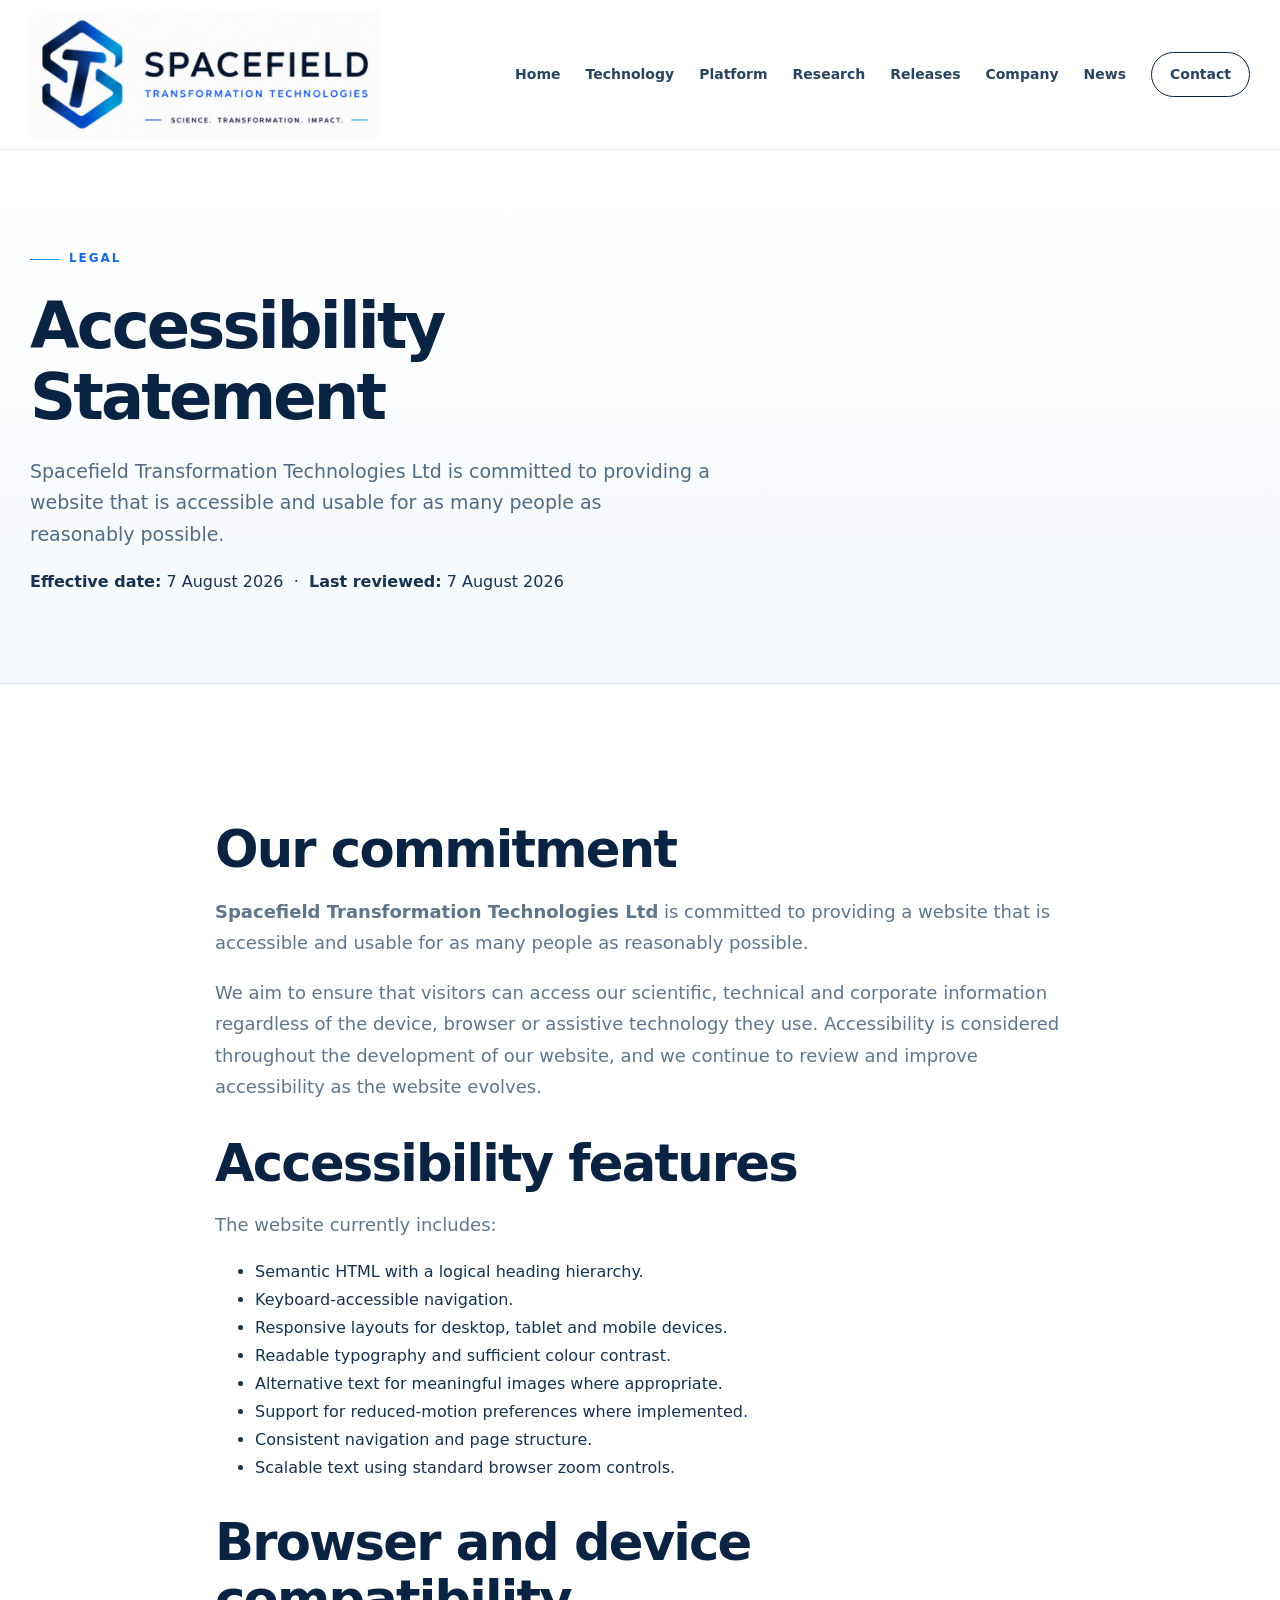
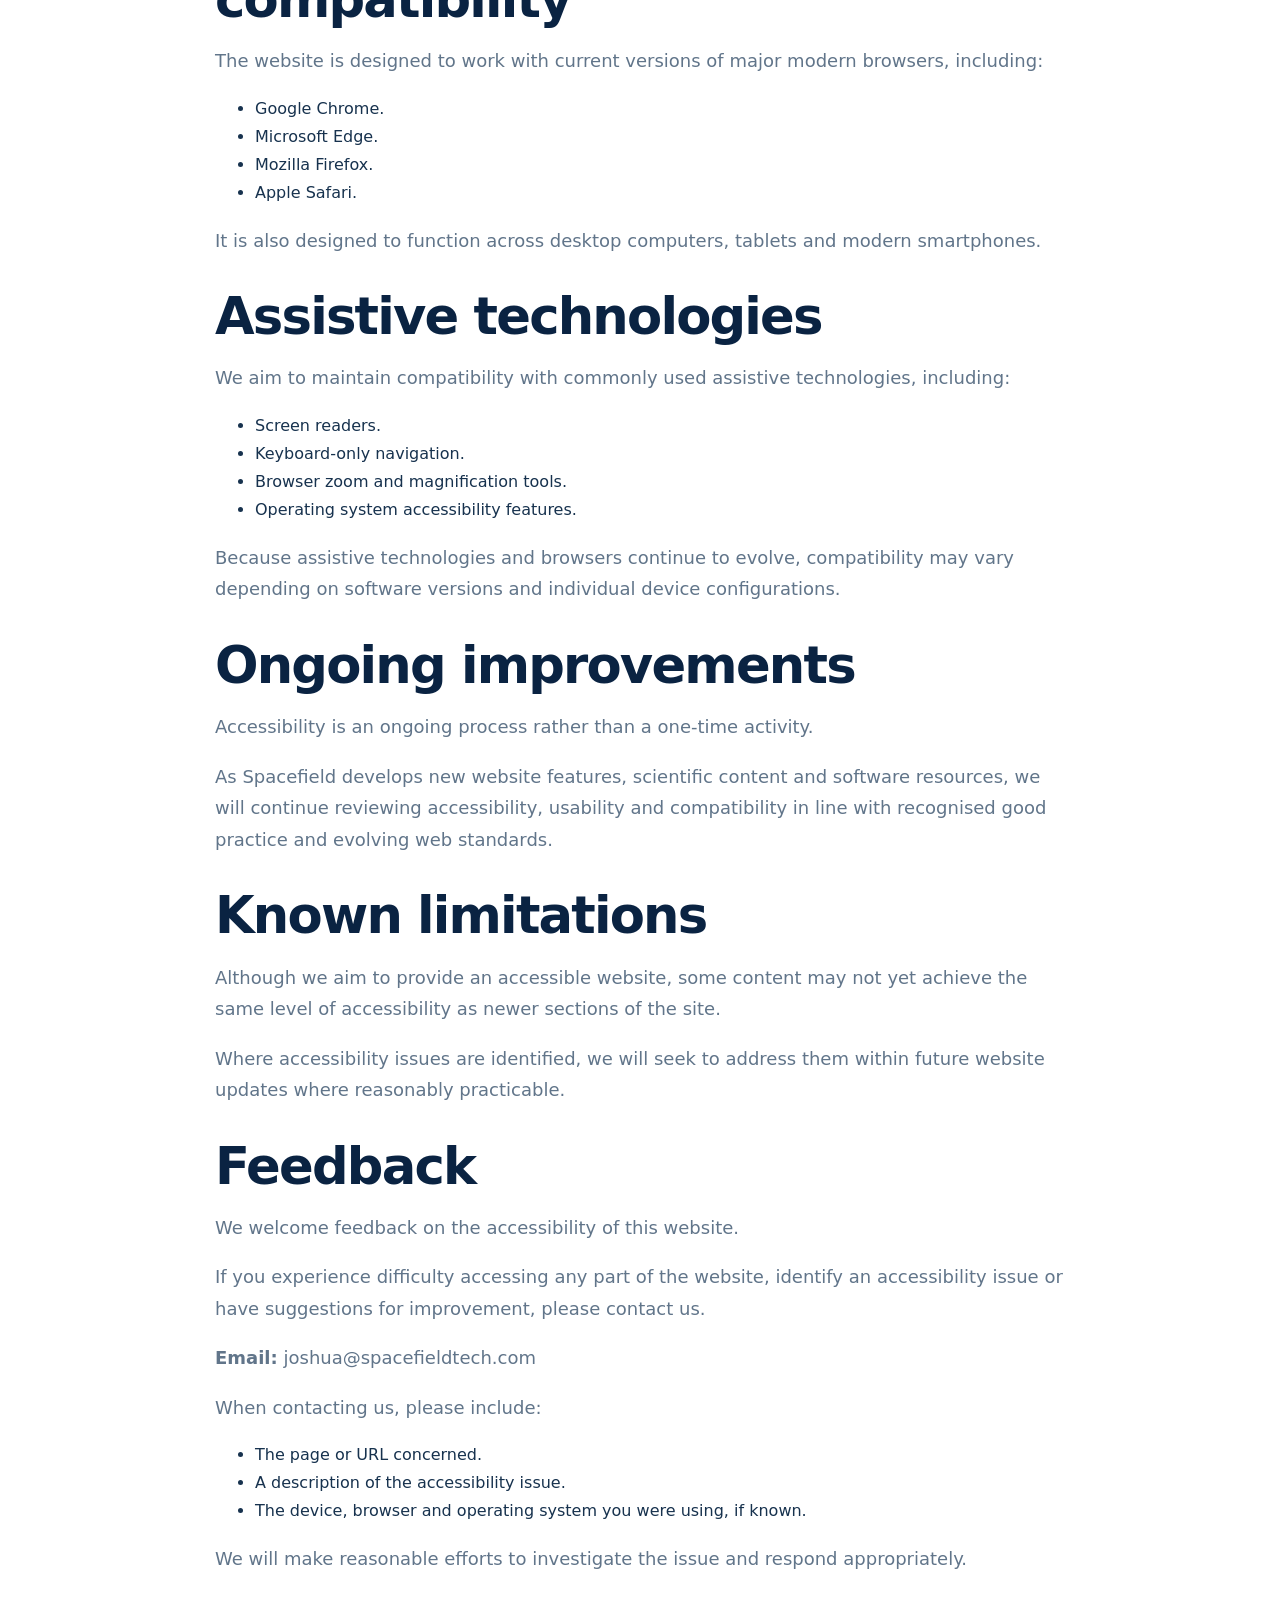
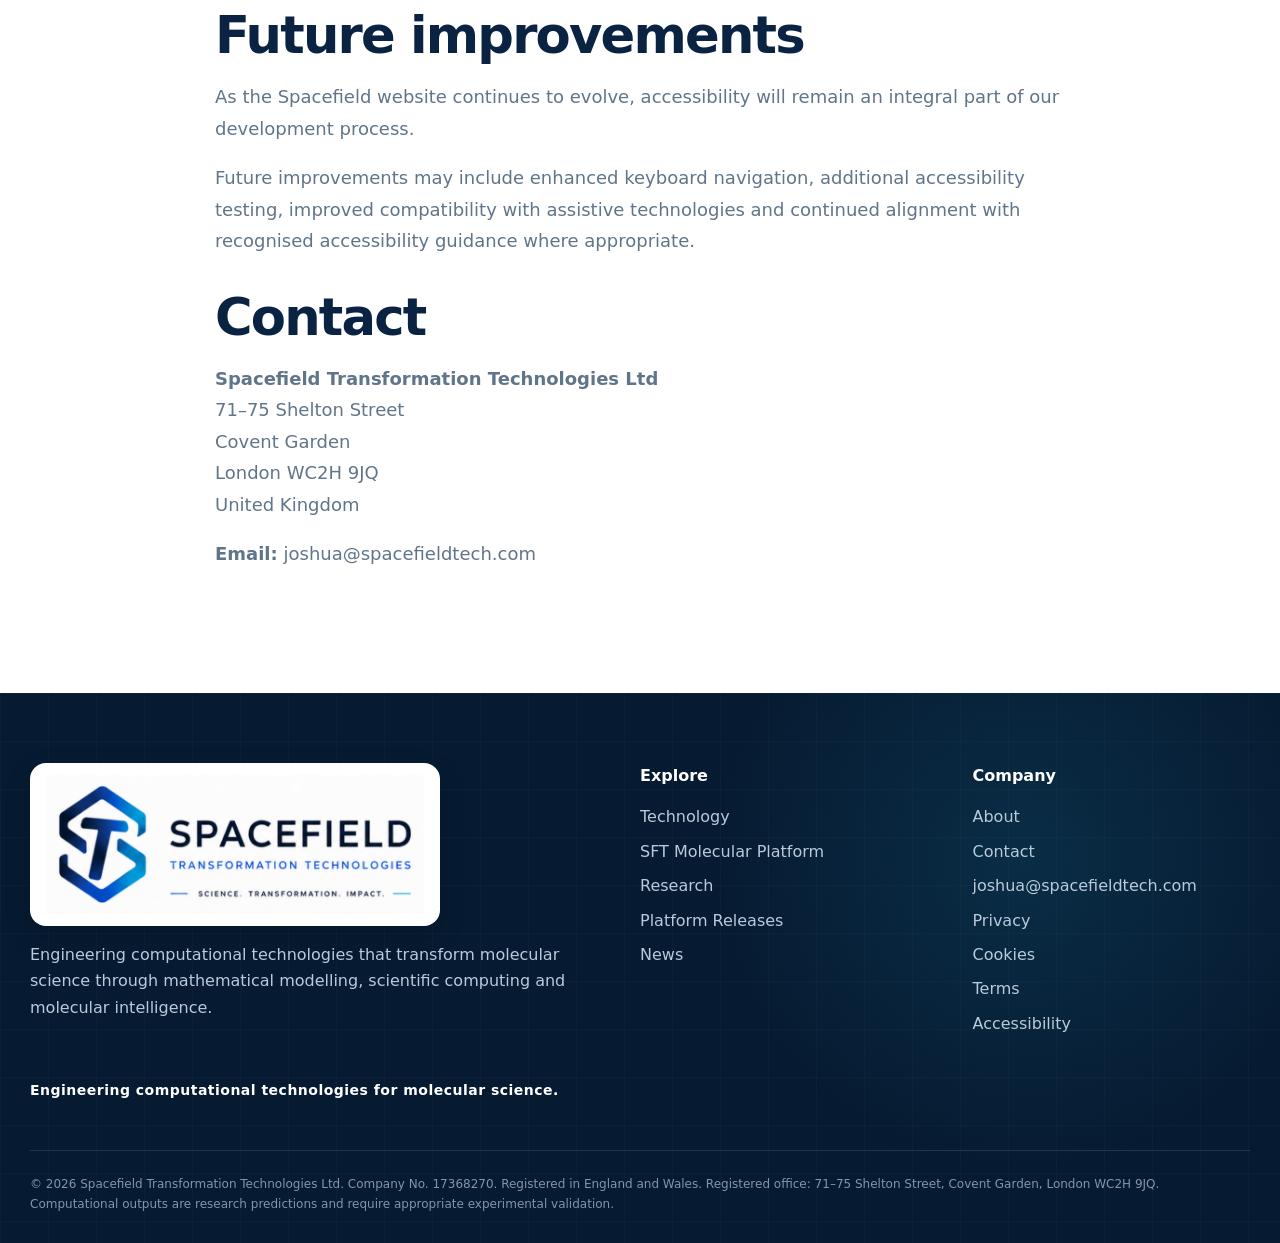
<file: accessibility.html>
<!DOCTYPE html>

<html lang="en"><head><meta charset="utf-8"/><meta content="width=device-width,initial-scale=1" name="viewport"/><title>Accessibility Statement | Spacefield Transformation Technologies</title><meta content="Spacefield Transformation Technologies Ltd is committed to providing an accessible and usable website." name="description"/><link href="assets/img/favicon.ico" rel="icon" type="image/x-icon"/><link href="assets/img/favicon-32.png" rel="icon" sizes="32x32" type="image/png"/><link href="assets/img/apple-touch-icon.png" rel="apple-touch-icon" sizes="180x180"/><link href="assets/css/styles.css" rel="stylesheet"/><meta content="#0A2342" name="theme-color"/><link href="site.webmanifest" rel="manifest"/><link href="https://spacefieldtech.com/accessibility.html" rel="canonical"/><meta content="website" property="og:type"/><meta content="Spacefield Transformation Technologies" property="og:site_name"/><meta content="Accessibility Statement | Spacefield Transformation Technologies" property="og:title"/><meta content="Spacefield Transformation Technologies Ltd is committed to providing an accessible and usable website." property="og:description"/><meta content="https://spacefieldtech.com/accessibility.html" property="og:url"/><meta content="https://spacefieldtech.com/assets/img/spacefield-social-preview.png" property="og:image"/><meta content="1200" property="og:image:width"/><meta content="630" property="og:image:height"/><meta content="summary_large_image" name="twitter:card"/><meta content="Accessibility Statement | Spacefield Transformation Technologies" name="twitter:title"/><meta content="Spacefield Transformation Technologies Ltd is committed to providing an accessible and usable website." name="twitter:description"/><meta content="https://spacefieldtech.com/assets/img/spacefield-social-preview.png" name="twitter:image"/></head><body><header class="site-header"><div class="container nav"><a class="brand" href="index.html"><img alt="Spacefield Transformation Technologies" class="brand-logo" src="assets/img/spacefield-logo-master.png"/></a><button aria-expanded="false" aria-label="Open navigation" class="menu-btn">☰</button><nav class="nav-links"><a href="index.html">Home</a><a href="technology.html">Technology</a><a href="platform.html">Platform</a><a href="research.html">Research</a><a href="releases.html">Releases</a><a href="about.html">Company</a><a href="news.html">News</a><a class="nav-cta" href="contact.html">Contact</a></nav></div></header><main id="main-content">
<section class="page-hero">
<div class="container">
<span class="eyebrow">Legal</span>
<h1>Accessibility Statement</h1>
<p class="lead">Spacefield Transformation Technologies Ltd is committed to providing a website that is accessible and usable for as many people as reasonably possible.</p>
<p><strong>Effective date:</strong> 7 August 2026  ·  <strong>Last reviewed:</strong> 7 August 2026</p>
</div>
</section>
<section class="section">
<div class="container prose">
<h2>Our commitment</h2>
<p><strong>Spacefield Transformation Technologies Ltd</strong> is committed to providing a website that is accessible and usable for as many people as reasonably possible.</p>
<p>We aim to ensure that visitors can access our scientific, technical and corporate information regardless of the device, browser or assistive technology they use. Accessibility is considered throughout the development of our website, and we continue to review and improve accessibility as the website evolves.</p>
<h2>Accessibility features</h2>
<p>The website currently includes:</p>
<ul class="list-check">
<li>Semantic HTML with a logical heading hierarchy.</li>
<li>Keyboard-accessible navigation.</li>
<li>Responsive layouts for desktop, tablet and mobile devices.</li>
<li>Readable typography and sufficient colour contrast.</li>
<li>Alternative text for meaningful images where appropriate.</li>
<li>Support for reduced-motion preferences where implemented.</li>
<li>Consistent navigation and page structure.</li>
<li>Scalable text using standard browser zoom controls.</li>
</ul>
<h2>Browser and device compatibility</h2>
<p>The website is designed to work with current versions of major modern browsers, including:</p>
<ul class="list-check">
<li>Google Chrome.</li>
<li>Microsoft Edge.</li>
<li>Mozilla Firefox.</li>
<li>Apple Safari.</li>
</ul>
<p>It is also designed to function across desktop computers, tablets and modern smartphones.</p>
<h2>Assistive technologies</h2>
<p>We aim to maintain compatibility with commonly used assistive technologies, including:</p>
<ul class="list-check">
<li>Screen readers.</li>
<li>Keyboard-only navigation.</li>
<li>Browser zoom and magnification tools.</li>
<li>Operating system accessibility features.</li>
</ul>
<p>Because assistive technologies and browsers continue to evolve, compatibility may vary depending on software versions and individual device configurations.</p>
<h2>Ongoing improvements</h2>
<p>Accessibility is an ongoing process rather than a one-time activity.</p>
<p>As Spacefield develops new website features, scientific content and software resources, we will continue reviewing accessibility, usability and compatibility in line with recognised good practice and evolving web standards.</p>
<h2>Known limitations</h2>
<p>Although we aim to provide an accessible website, some content may not yet achieve the same level of accessibility as newer sections of the site.</p>
<p>Where accessibility issues are identified, we will seek to address them within future website updates where reasonably practicable.</p>
<h2>Feedback</h2>
<p>We welcome feedback on the accessibility of this website.</p>
<p>If you experience difficulty accessing any part of the website, identify an accessibility issue or have suggestions for improvement, please contact us.</p>
<p><strong>Email:</strong> <a href="mailto:joshua@spacefieldtech.com">joshua@spacefieldtech.com</a></p>
<p>When contacting us, please include:</p>
<ul class="list-check">
<li>The page or URL concerned.</li>
<li>A description of the accessibility issue.</li>
<li>The device, browser and operating system you were using, if known.</li>
</ul>
<p>We will make reasonable efforts to investigate the issue and respond appropriately.</p>
<h2>Future improvements</h2>
<p>As the Spacefield website continues to evolve, accessibility will remain an integral part of our development process.</p>
<p>Future improvements may include enhanced keyboard navigation, additional accessibility testing, improved compatibility with assistive technologies and continued alignment with recognised accessibility guidance where appropriate.</p>
<h2>Contact</h2>
<p><strong>Spacefield Transformation Technologies Ltd</strong><br/>
    71–75 Shelton Street<br/>
    Covent Garden<br/>
    London WC2H 9JQ<br/>
    United Kingdom</p>
<p><strong>Email:</strong> <a href="mailto:joshua@spacefieldtech.com">joshua@spacefieldtech.com</a></p>
</div>
</section>
</main><footer class="site-footer"><div class="container"><div class="footer-grid"><div><img alt="Spacefield Transformation Technologies" class="footer-logo" src="assets/img/spacefield-logo-master.png"/><p>Engineering computational technologies that transform molecular science through mathematical modelling, scientific computing and molecular intelligence.</p></div><div><div class="footer-title">Explore</div><div class="footer-links"><a href="technology.html">Technology</a><a href="platform.html">SFT Molecular Platform</a><a href="research.html">Research</a><a href="releases.html">Platform Releases</a><a href="news.html">News</a></div></div><div><div class="footer-title">Company</div><div class="footer-links"><a href="about.html">About</a><a href="contact.html">Contact</a><a href="mailto:joshua@spacefieldtech.com">joshua@spacefieldtech.com</a><a href="privacy.html">Privacy</a><a href="cookies.html">Cookies</a><a href="terms.html">Terms</a><a href="accessibility.html">Accessibility</a></div></div></div><div class="footer-signature">Engineering computational technologies for molecular science.</div><div class="legal">© <span data-year=""></span> Spacefield Transformation Technologies Ltd. Company No. 17368270. Registered in England and Wales. Registered office: 71–75 Shelton Street, Covent Garden, London WC2H 9JQ. Computational outputs are research predictions and require appropriate experimental validation.</div></div></footer><script src="assets/js/main.js"></script></body></html>
</file>
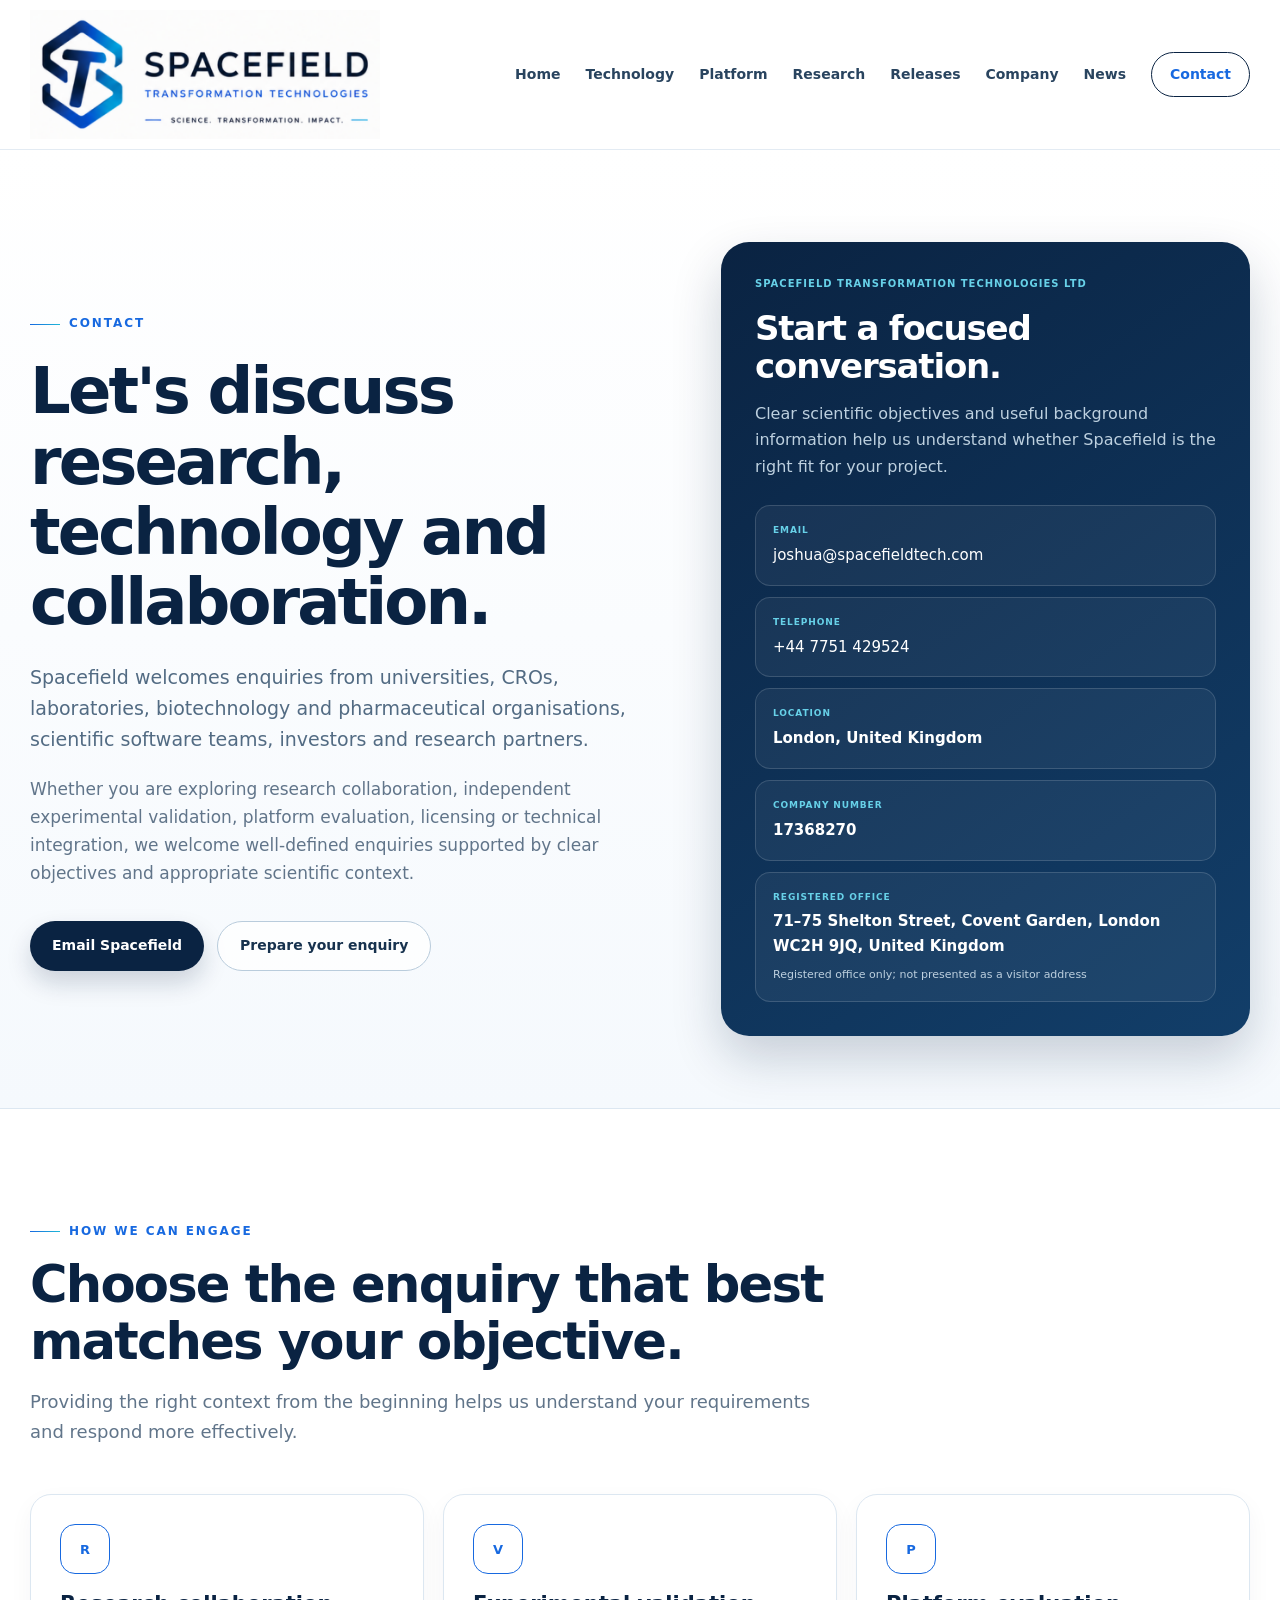
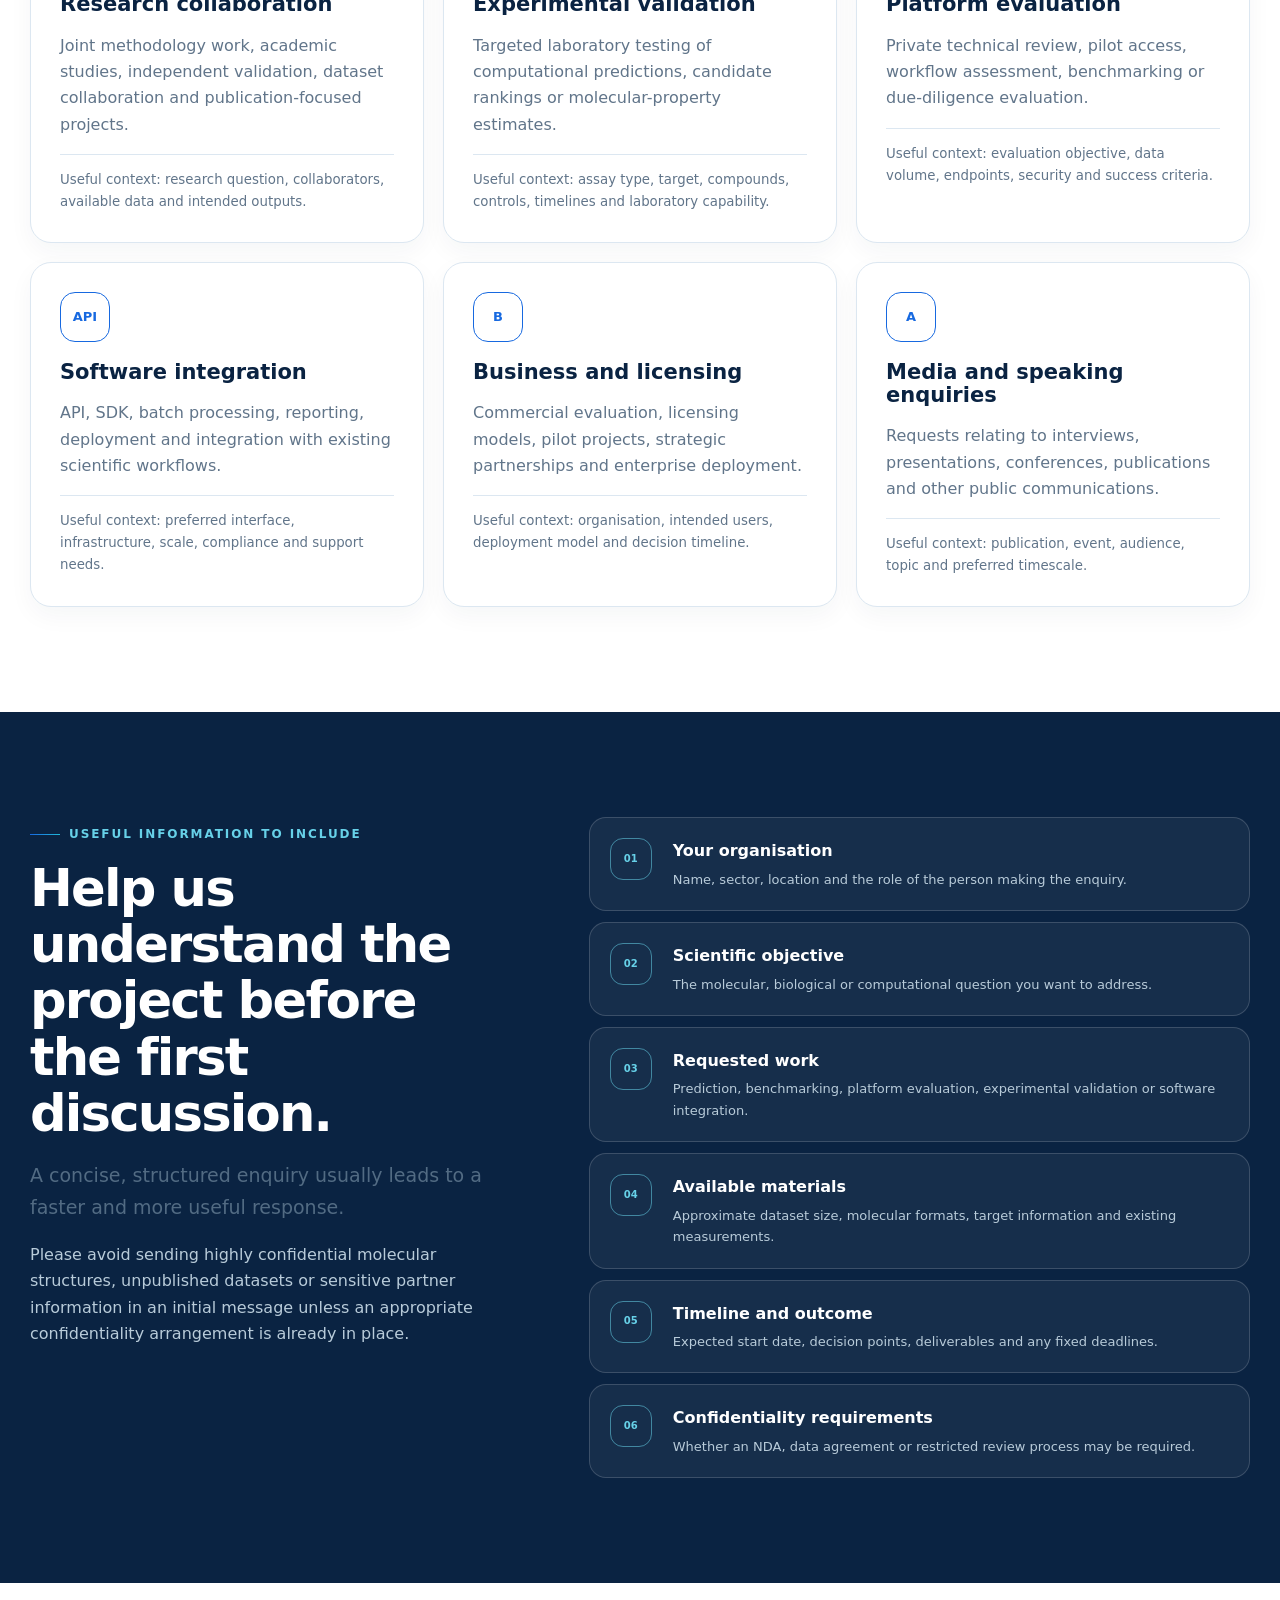
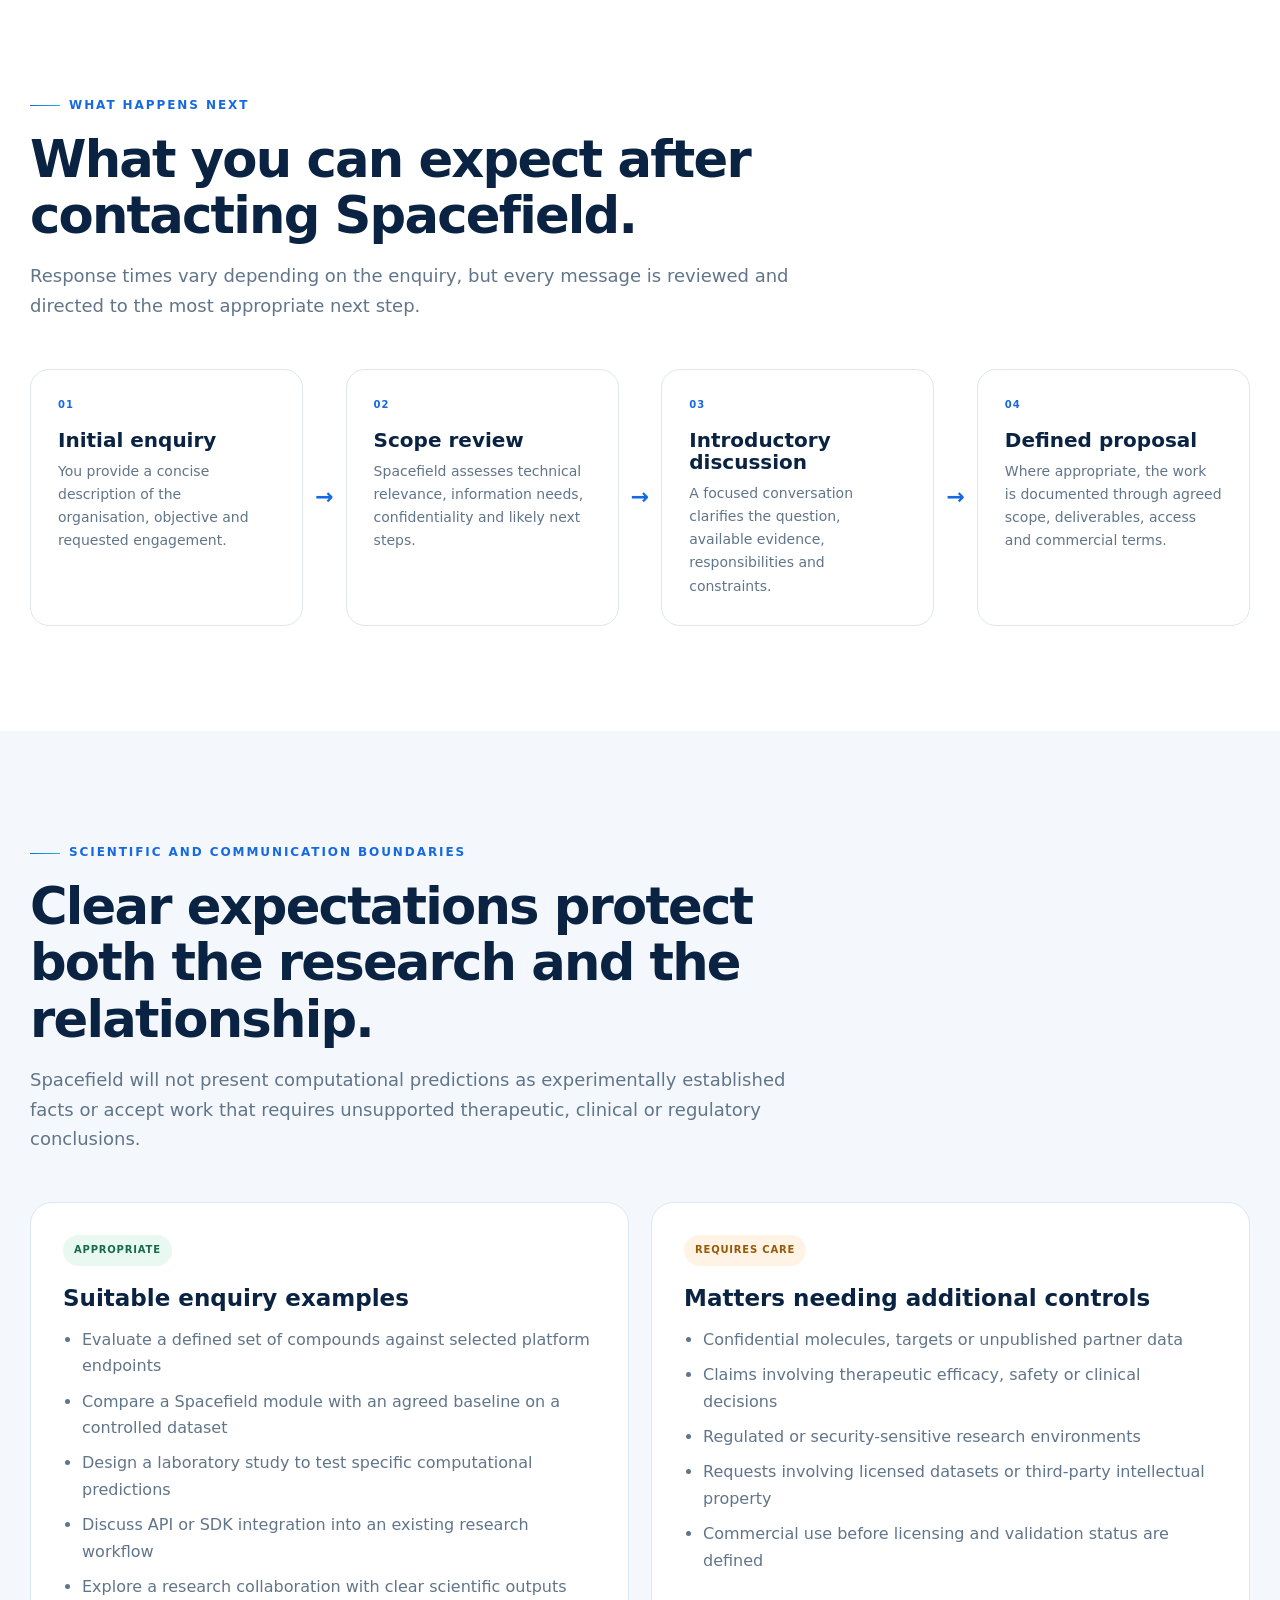
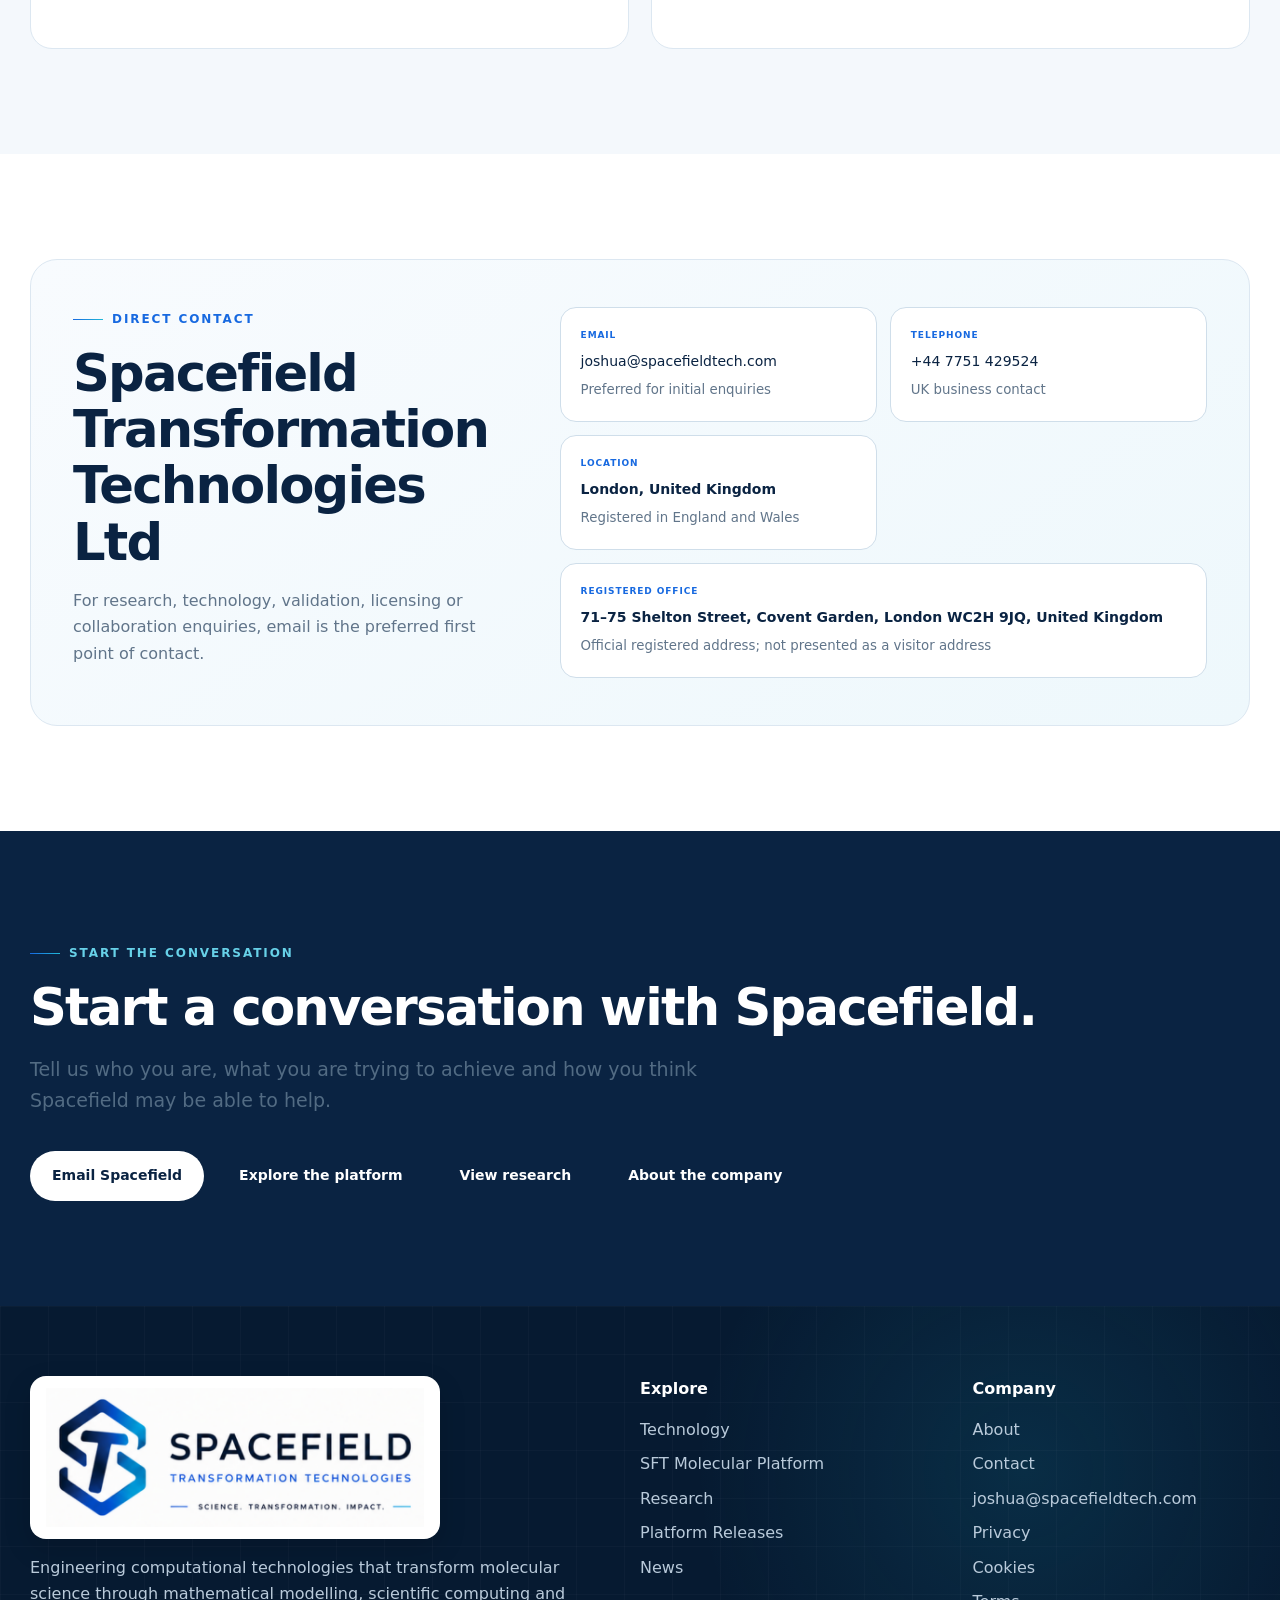
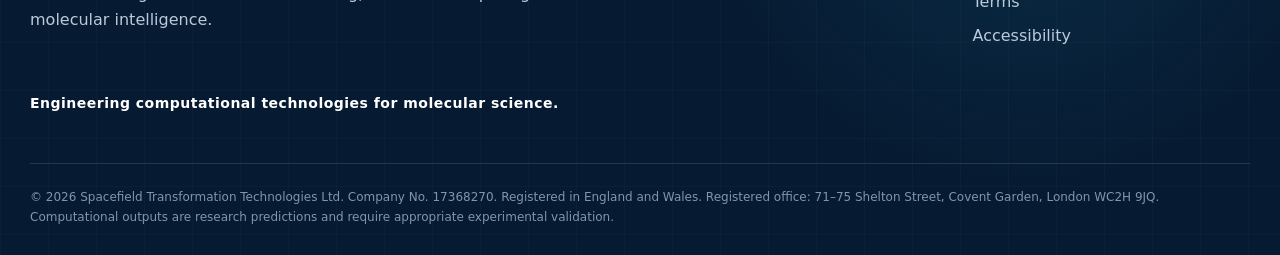
<file: contact.html>
<!DOCTYPE html>

<html lang="en">
<head>
<meta charset="utf-8"/>
<meta content="width=device-width,initial-scale=1" name="viewport"/>
<title>Contact | Spacefield Transformation Technologies</title>
<meta content="Contact Spacefield Transformation Technologies regarding research collaboration, scientific software, platform evaluation, experimental validation and commercial enquiries." name="description"/>
<link href="assets/img/favicon.ico" rel="icon" type="image/x-icon"/>
<link href="assets/img/favicon-32.png" rel="icon" sizes="32x32" type="image/png"/>
<link href="assets/img/apple-touch-icon.png" rel="apple-touch-icon" sizes="180x180"/>
<link href="assets/css/styles.css" rel="stylesheet"/>
<meta content="#0A2342" name="theme-color"/>
<link href="site.webmanifest" rel="manifest"/>
<link href="https://spacefieldtech.com/contact.html" rel="canonical"/>
<meta content="website" property="og:type"/>
<meta content="Spacefield Transformation Technologies" property="og:site_name"/>
<meta content="Contact | Spacefield Transformation Technologies" property="og:title"/>
<meta content="Discuss research collaboration, platform evaluation, experimental validation and commercial opportunities with Spacefield." property="og:description"/>
<meta content="https://spacefieldtech.com/contact.html" property="og:url"/>
<meta content="https://spacefieldtech.com/assets/img/spacefield-social-preview.png" property="og:image"/>
<meta content="1200" property="og:image:width"/>
<meta content="630" property="og:image:height"/>
<meta content="summary_large_image" name="twitter:card"/>
<meta content="Contact | Spacefield Transformation Technologies" name="twitter:title"/>
<meta content="Discuss research collaboration, platform evaluation, experimental validation and commercial opportunities with Spacefield." name="twitter:description"/>
<meta content="https://spacefieldtech.com/assets/img/spacefield-social-preview.png" name="twitter:image"/>
</head>
<body>
<header class="site-header">
<div class="container nav">
<a class="brand" href="index.html">
<img alt="Spacefield Transformation Technologies" class="brand-logo" src="assets/img/spacefield-logo-master.png"/>
</a>
<button aria-expanded="false" aria-label="Open navigation" class="menu-btn">☰</button>
<nav class="nav-links">
<a href="index.html">Home</a>
<a href="technology.html">Technology</a>
<a href="platform.html">Platform</a>
<a href="research.html">Research</a>
<a href="releases.html">Releases</a>
<a href="about.html">Company</a>
<a href="news.html">News</a>
<a aria-current="page" class="nav-cta" href="contact.html">Contact</a>
</nav>
</div>
</header>
<main>
<section class="page-hero contact-hero">
<div class="container contact-hero-grid">
<div>
<span class="eyebrow">Contact</span>
<h1>Let's discuss research, technology and collaboration.</h1>
<p class="lead">Spacefield welcomes enquiries from universities, CROs, laboratories, biotechnology and pharmaceutical organisations, scientific software teams, investors and research partners.</p>
<p class="contact-hero-copy">Whether you are exploring research collaboration, independent experimental validation, platform evaluation, licensing or technical integration, we welcome well-defined enquiries supported by clear objectives and appropriate scientific context.</p>
<div class="actions">
<a class="btn btn-primary" href="mailto:joshua@spacefieldtech.com">Email Spacefield</a>
<a class="btn btn-secondary" href="#enquiry-guidance">Prepare your enquiry</a>
</div>
</div>
<div class="contact-identity-card">
<span class="contact-card-label">Spacefield Transformation Technologies Ltd</span>
<h2>Start a focused conversation.</h2>
<p>Clear scientific objectives and useful background information help us understand whether Spacefield is the right fit for your project.</p>
<div class="contact-identity-list">
<article>
<span>Email</span>
<a href="mailto:joshua@spacefieldtech.com">joshua@spacefieldtech.com</a>
</article>
<article>
<span>Telephone</span>
<a href="tel:+447751429524">+44 7751 429524</a>
</article>
<article>
<span>Location</span>
<strong>London, United Kingdom</strong>
</article>
<article>
<span>Company number</span>
<strong>17368270</strong>
</article>
<article class="registered-office-item">
<span>Registered office</span>
<strong>71–75 Shelton Street, Covent Garden, London WC2H 9JQ, United Kingdom</strong>
<small>Registered office only; not presented as a visitor address</small>
</article>
</div>
</div>
</div>
</section>
<section class="section contact-purpose-section">
<div class="container">
<div class="section-head">
<span class="eyebrow">How we can engage</span>
<h2>Choose the enquiry that best matches your objective.</h2>
<p>Providing the right context from the beginning helps us understand your requirements and respond more effectively.</p>
</div>
<div class="contact-purpose-grid">
<article>
<span class="contact-purpose-icon">R</span>
<h3>Research collaboration</h3>
<p>Joint methodology work, academic studies, independent validation, dataset collaboration and publication-focused projects.</p>
<small>Useful context: research question, collaborators, available data and intended outputs.</small>
</article>
<article>
<span class="contact-purpose-icon">V</span>
<h3>Experimental validation</h3>
<p>Targeted laboratory testing of computational predictions, candidate rankings or molecular-property estimates.</p>
<small>Useful context: assay type, target, compounds, controls, timelines and laboratory capability.</small>
</article>
<article>
<span class="contact-purpose-icon">P</span>
<h3>Platform evaluation</h3>
<p>Private technical review, pilot access, workflow assessment, benchmarking or due-diligence evaluation.</p>
<small>Useful context: evaluation objective, data volume, endpoints, security and success criteria.</small>
</article>
<article>
<span class="contact-purpose-icon">API</span>
<h3>Software integration</h3>
<p>API, SDK, batch processing, reporting, deployment and integration with existing scientific workflows.</p>
<small>Useful context: preferred interface, infrastructure, scale, compliance and support needs.</small>
</article>
<article>
<span class="contact-purpose-icon">B</span>
<h3>Business and licensing</h3>
<p>Commercial evaluation, licensing models, pilot projects, strategic partnerships and enterprise deployment.</p>
<small>Useful context: organisation, intended users, deployment model and decision timeline.</small>
</article>
<article>
<span class="contact-purpose-icon">A</span>
<h3>Media and speaking enquiries</h3>
<p>Requests relating to interviews, presentations, conferences, publications and other public communications.</p>
<small>Useful context: publication, event, audience, topic and preferred timescale.</small>
</article>
</div>
</div>
</section>
<section class="section section-dark enquiry-guidance-section" id="enquiry-guidance">
<div class="container enquiry-guidance-grid">
<div>
<span class="eyebrow">Useful information to include</span>
<h2>Help us understand the project before the first discussion.</h2>
<p class="lead">A concise, structured enquiry usually leads to a faster and more useful response.</p>
<p>Please avoid sending highly confidential molecular structures, unpublished datasets or sensitive partner information in an initial message unless an appropriate confidentiality arrangement is already in place.</p>
</div>
<div class="enquiry-checklist">
<article><span>01</span><div><strong>Your organisation</strong><p>Name, sector, location and the role of the person making the enquiry.</p></div></article>
<article><span>02</span><div><strong>Scientific objective</strong><p>The molecular, biological or computational question you want to address.</p></div></article>
<article><span>03</span><div><strong>Requested work</strong><p>Prediction, benchmarking, platform evaluation, experimental validation or software integration.</p></div></article>
<article><span>04</span><div><strong>Available materials</strong><p>Approximate dataset size, molecular formats, target information and existing measurements.</p></div></article>
<article><span>05</span><div><strong>Timeline and outcome</strong><p>Expected start date, decision points, deliverables and any fixed deadlines.</p></div></article>
<article><span>06</span><div><strong>Confidentiality requirements</strong><p>Whether an NDA, data agreement or restricted review process may be required.</p></div></article>
</div>
</div>
</section>
<section class="section contact-process-section">
<div class="container">
<div class="section-head">
<span class="eyebrow">What happens next</span>
<h2>What you can expect after contacting Spacefield.</h2>
<p>Response times vary depending on the enquiry, but every message is reviewed and directed to the most appropriate next step.</p>
</div>
<div class="contact-process-flow">
<article>
<span>01</span>
<h3>Initial enquiry</h3>
<p>You provide a concise description of the organisation, objective and requested engagement.</p>
</article>
<b>→</b>
<article>
<span>02</span>
<h3>Scope review</h3>
<p>Spacefield assesses technical relevance, information needs, confidentiality and likely next steps.</p>
</article>
<b>→</b>
<article>
<span>03</span>
<h3>Introductory discussion</h3>
<p>A focused conversation clarifies the question, available evidence, responsibilities and constraints.</p>
</article>
<b>→</b>
<article>
<span>04</span>
<h3>Defined proposal</h3>
<p>Where appropriate, the work is documented through agreed scope, deliverables, access and commercial terms.</p>
</article>
</div>
</div>
</section>
<section class="section section-alt contact-boundaries-section">
<div class="container">
<div class="section-head">
<span class="eyebrow">Scientific and communication boundaries</span>
<h2>Clear expectations protect both the research and the relationship.</h2>
<p>Spacefield will not present computational predictions as experimentally established facts or accept work that requires unsupported therapeutic, clinical or regulatory conclusions.</p>
</div>
<div class="contact-boundaries-grid">
<article>
<span class="boundary-state positive">Appropriate</span>
<h3>Suitable enquiry examples</h3>
<ul>
<li>Evaluate a defined set of compounds against selected platform endpoints</li>
<li>Compare a Spacefield module with an agreed baseline on a controlled dataset</li>
<li>Design a laboratory study to test specific computational predictions</li>
<li>Discuss API or SDK integration into an existing research workflow</li>
<li>Explore a research collaboration with clear scientific outputs</li>
</ul>
</article>
<article>
<span class="boundary-state caution">Requires care</span>
<h3>Matters needing additional controls</h3>
<ul>
<li>Confidential molecules, targets or unpublished partner data</li>
<li>Claims involving therapeutic efficacy, safety or clinical decisions</li>
<li>Regulated or security-sensitive research environments</li>
<li>Requests involving licensed datasets or third-party intellectual property</li>
<li>Commercial use before licensing and validation status are defined</li>
</ul>
</article>
</div>
</div>
</section>
<section class="section contact-details-section">
<div class="container contact-details-panel">
<div>
<span class="eyebrow">Direct contact</span>
<h2>Spacefield Transformation Technologies Ltd</h2>
<p>For research, technology, validation, licensing or collaboration enquiries, email is the preferred first point of contact.</p>
</div>
<div class="contact-details-cards">
<article>
<span>Email</span>
<a href="mailto:joshua@spacefieldtech.com">joshua@spacefieldtech.com</a>
<small>Preferred for initial enquiries</small>
</article>
<article>
<span>Telephone</span>
<a href="tel:+447751429524">+44 7751 429524</a>
<small>UK business contact</small>
</article>
<article>
<span>Location</span>
<strong>London, United Kingdom</strong>
<small>Registered in England and Wales</small>
</article>
<article class="registered-office-card">
<span>Registered office</span>
<strong>71–75 Shelton Street, Covent Garden, London WC2H 9JQ, United Kingdom</strong>
<small>Official registered address; not presented as a visitor address</small>
</article>
</div>
</div>
</section>
<section class="section section-dark contact-cta">
<div class="container">
<span class="eyebrow">Start the conversation</span>
<h2>Start a conversation with Spacefield.</h2>
<p class="lead">Tell us who you are, what you are trying to achieve and how you think Spacefield may be able to help.</p>
<div class="actions">
<a class="btn light-button" href="mailto:joshua@spacefieldtech.com?subject=Spacefield%20Enquiry">Email Spacefield</a>
<a class="btn dark-secondary" href="platform.html">Explore the platform</a>
<a class="btn dark-secondary" href="research.html">View research</a>
<a class="btn dark-secondary" href="about.html">About the company</a>
</div>
</div>
</section>
</main>
<footer class="site-footer">
<div class="container">
<div class="footer-grid">
<div>
<img alt="Spacefield Transformation Technologies" class="footer-logo" src="assets/img/spacefield-logo-master.png"/>
<p>Engineering computational technologies that transform molecular science through mathematical modelling, scientific computing and molecular intelligence.</p>
</div>
<div>
<div class="footer-title">Explore</div>
<div class="footer-links">
<a href="technology.html">Technology</a>
<a href="platform.html">SFT Molecular Platform</a>
<a href="research.html">Research</a>
<a href="releases.html">Platform Releases</a>
<a href="news.html">News</a>
</div>
</div>
<div>
<div class="footer-title">Company</div>
<div class="footer-links">
<a href="about.html">About</a>
<a href="contact.html">Contact</a>
<a href="mailto:joshua@spacefieldtech.com">joshua@spacefieldtech.com</a>
<a href="privacy.html">Privacy</a>
<a href="cookies.html">Cookies</a>
<a href="terms.html">Terms</a>
<a href="accessibility.html">Accessibility</a>
</div>
</div>
</div>
<div class="footer-signature">Engineering computational technologies for molecular science.</div>
<div class="legal">© <span data-year=""></span> Spacefield Transformation Technologies Ltd. Company No. 17368270. Registered in England and Wales. Registered office: 71–75 Shelton Street, Covent Garden, London WC2H 9JQ. Computational outputs are research predictions and require appropriate experimental validation.</div>
</div>
</footer>
<script src="assets/js/main.js"></script>
</body>
</html>
</file>
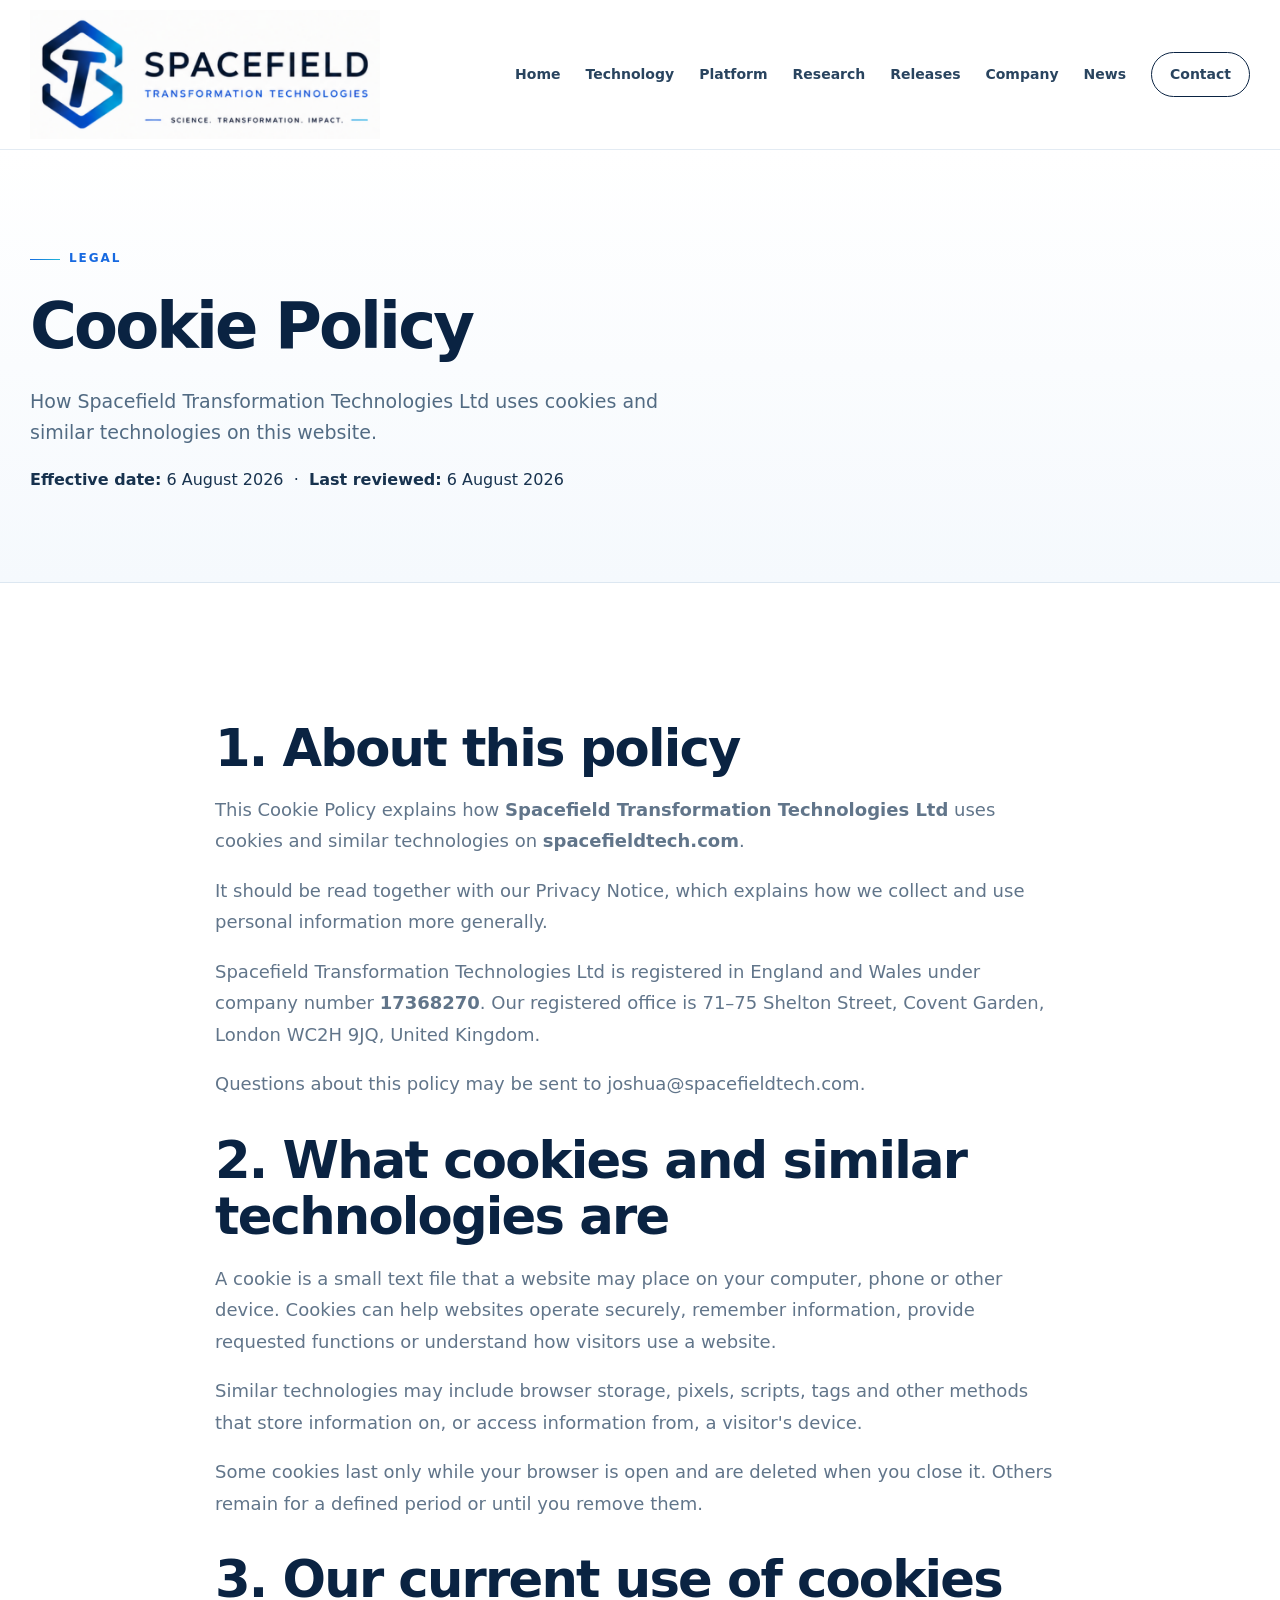
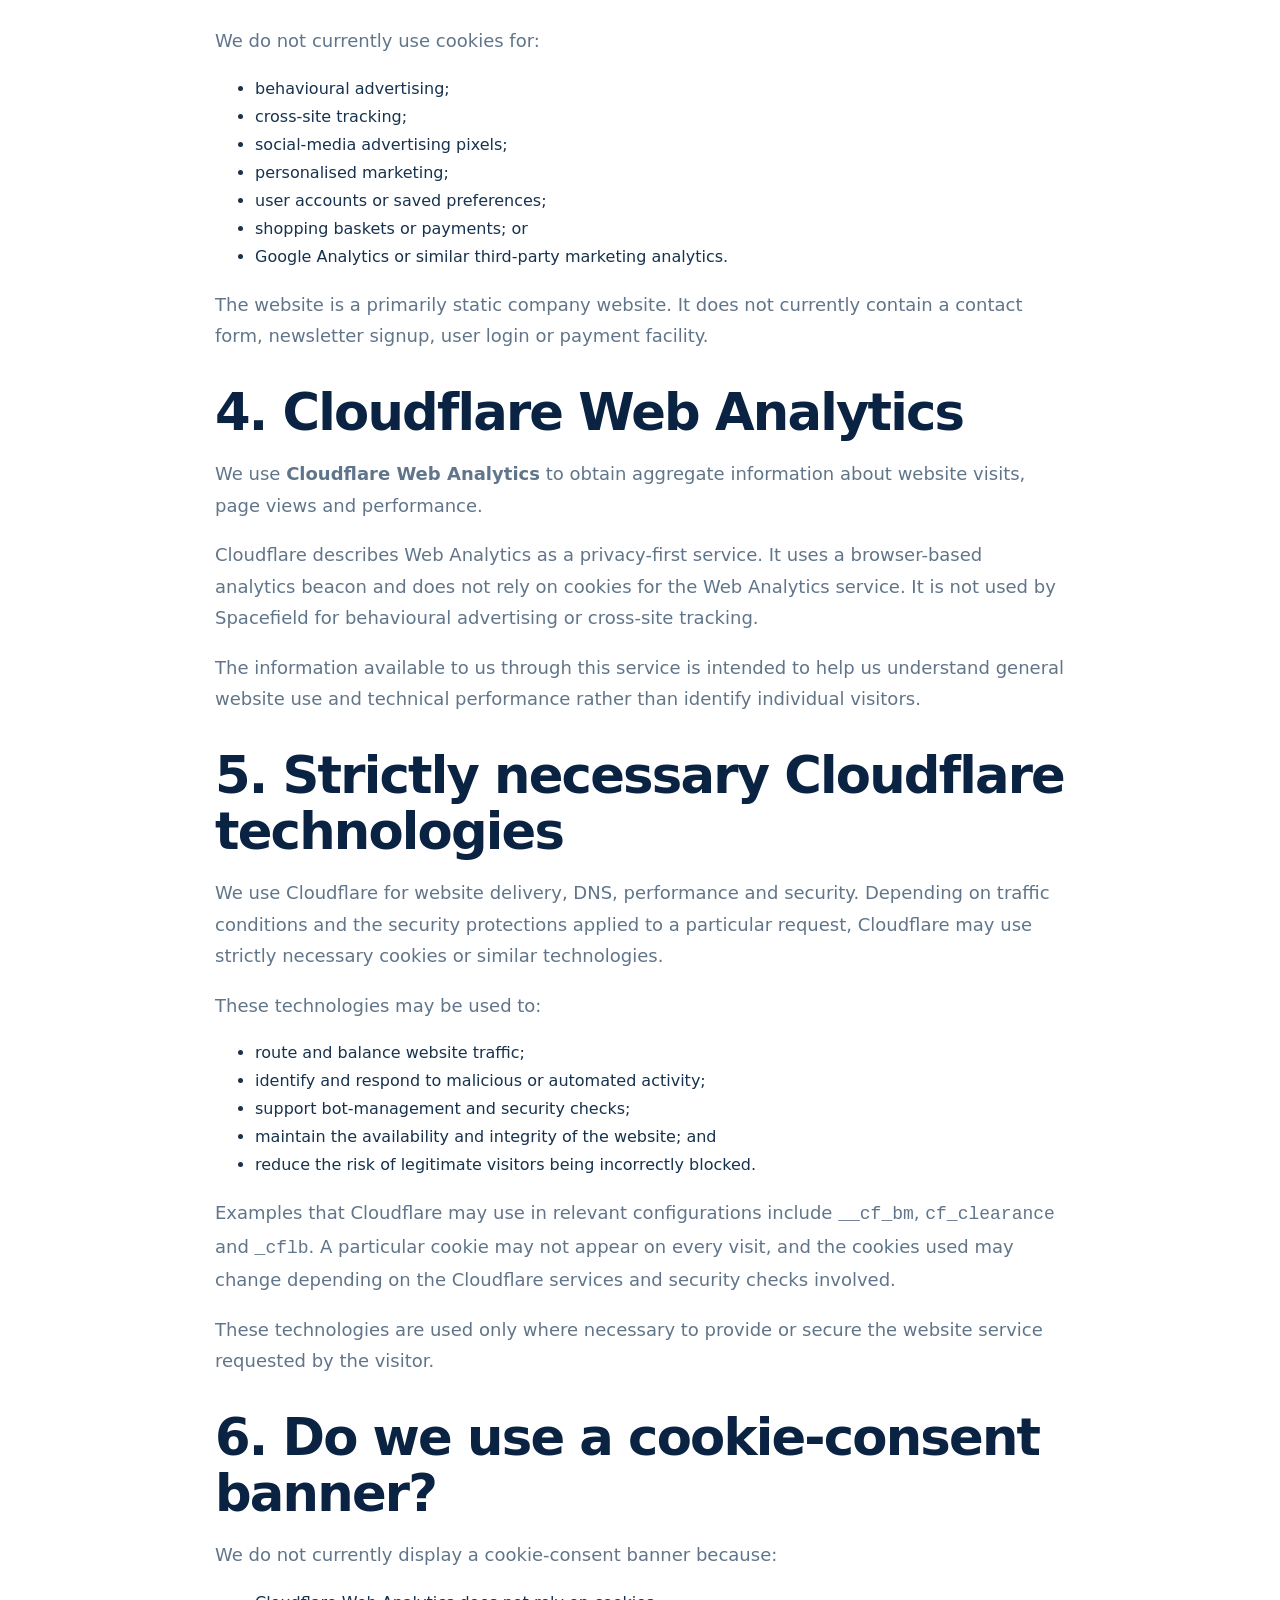
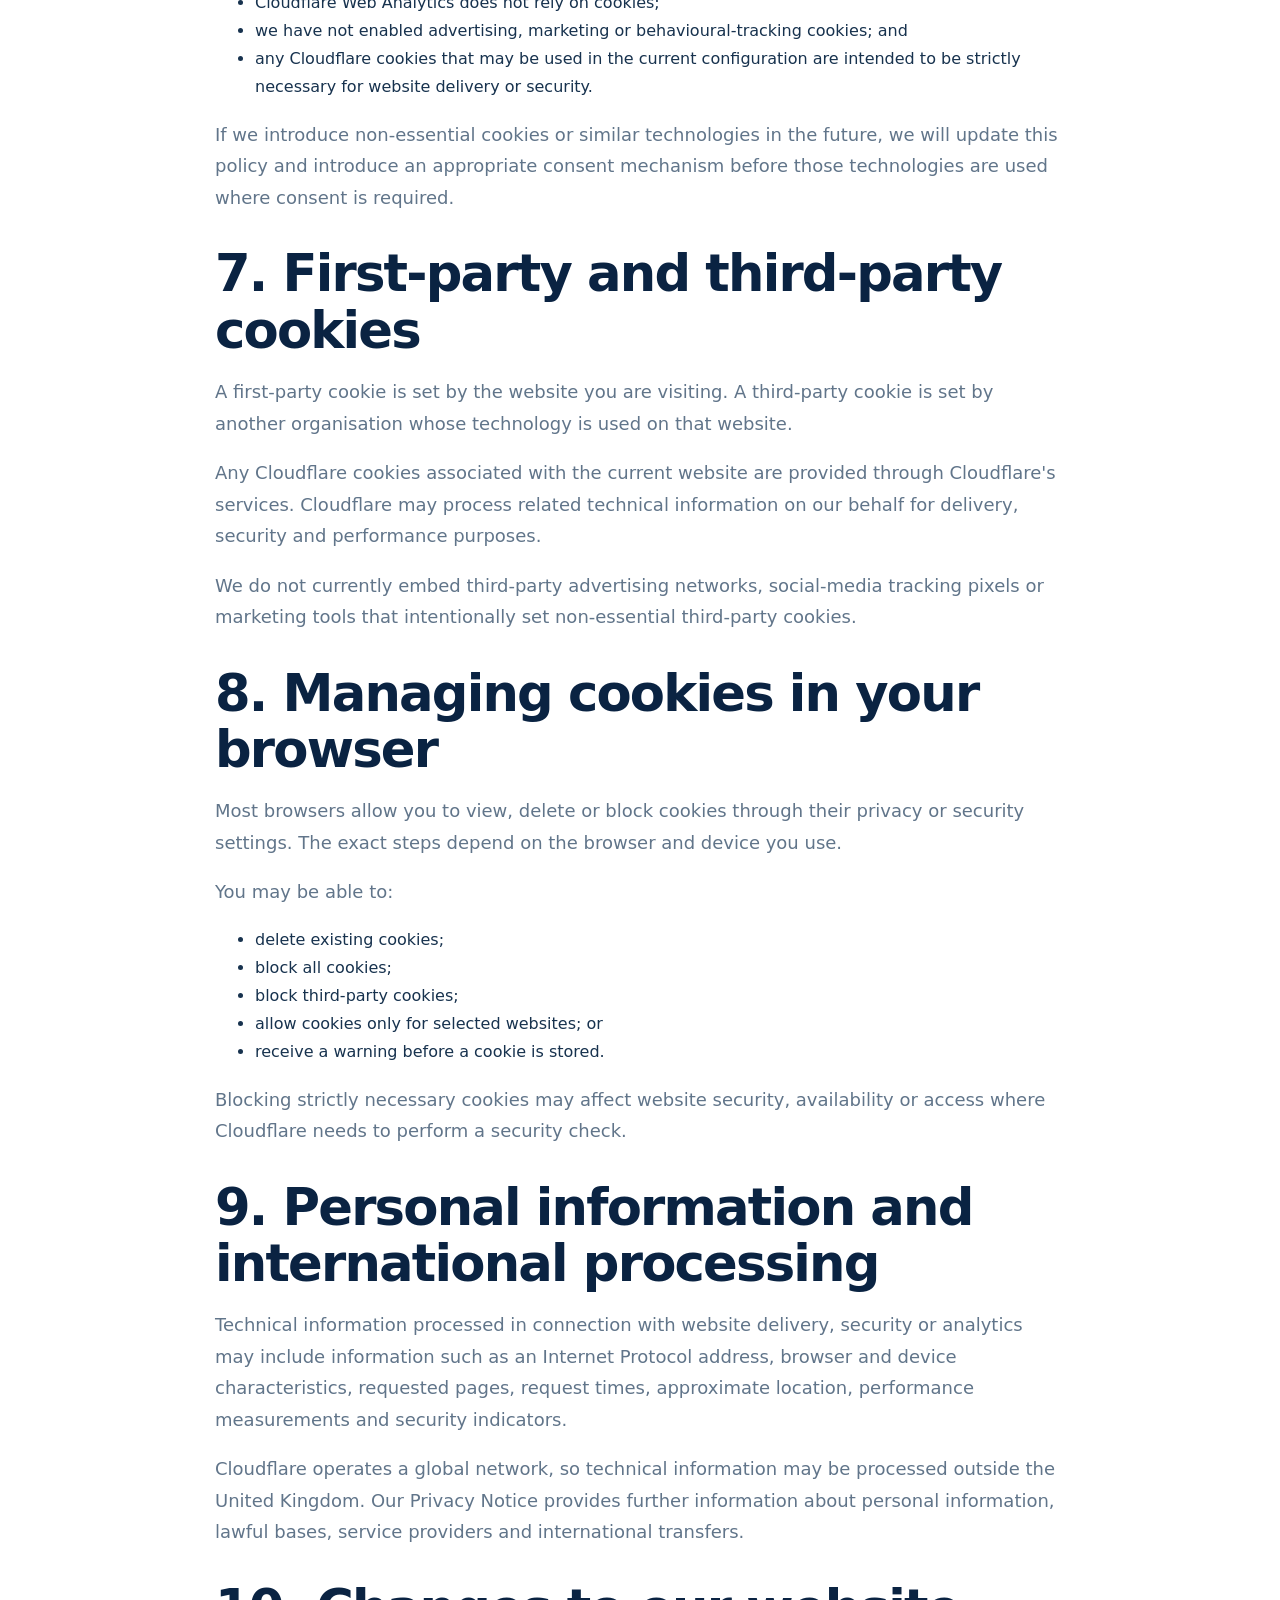
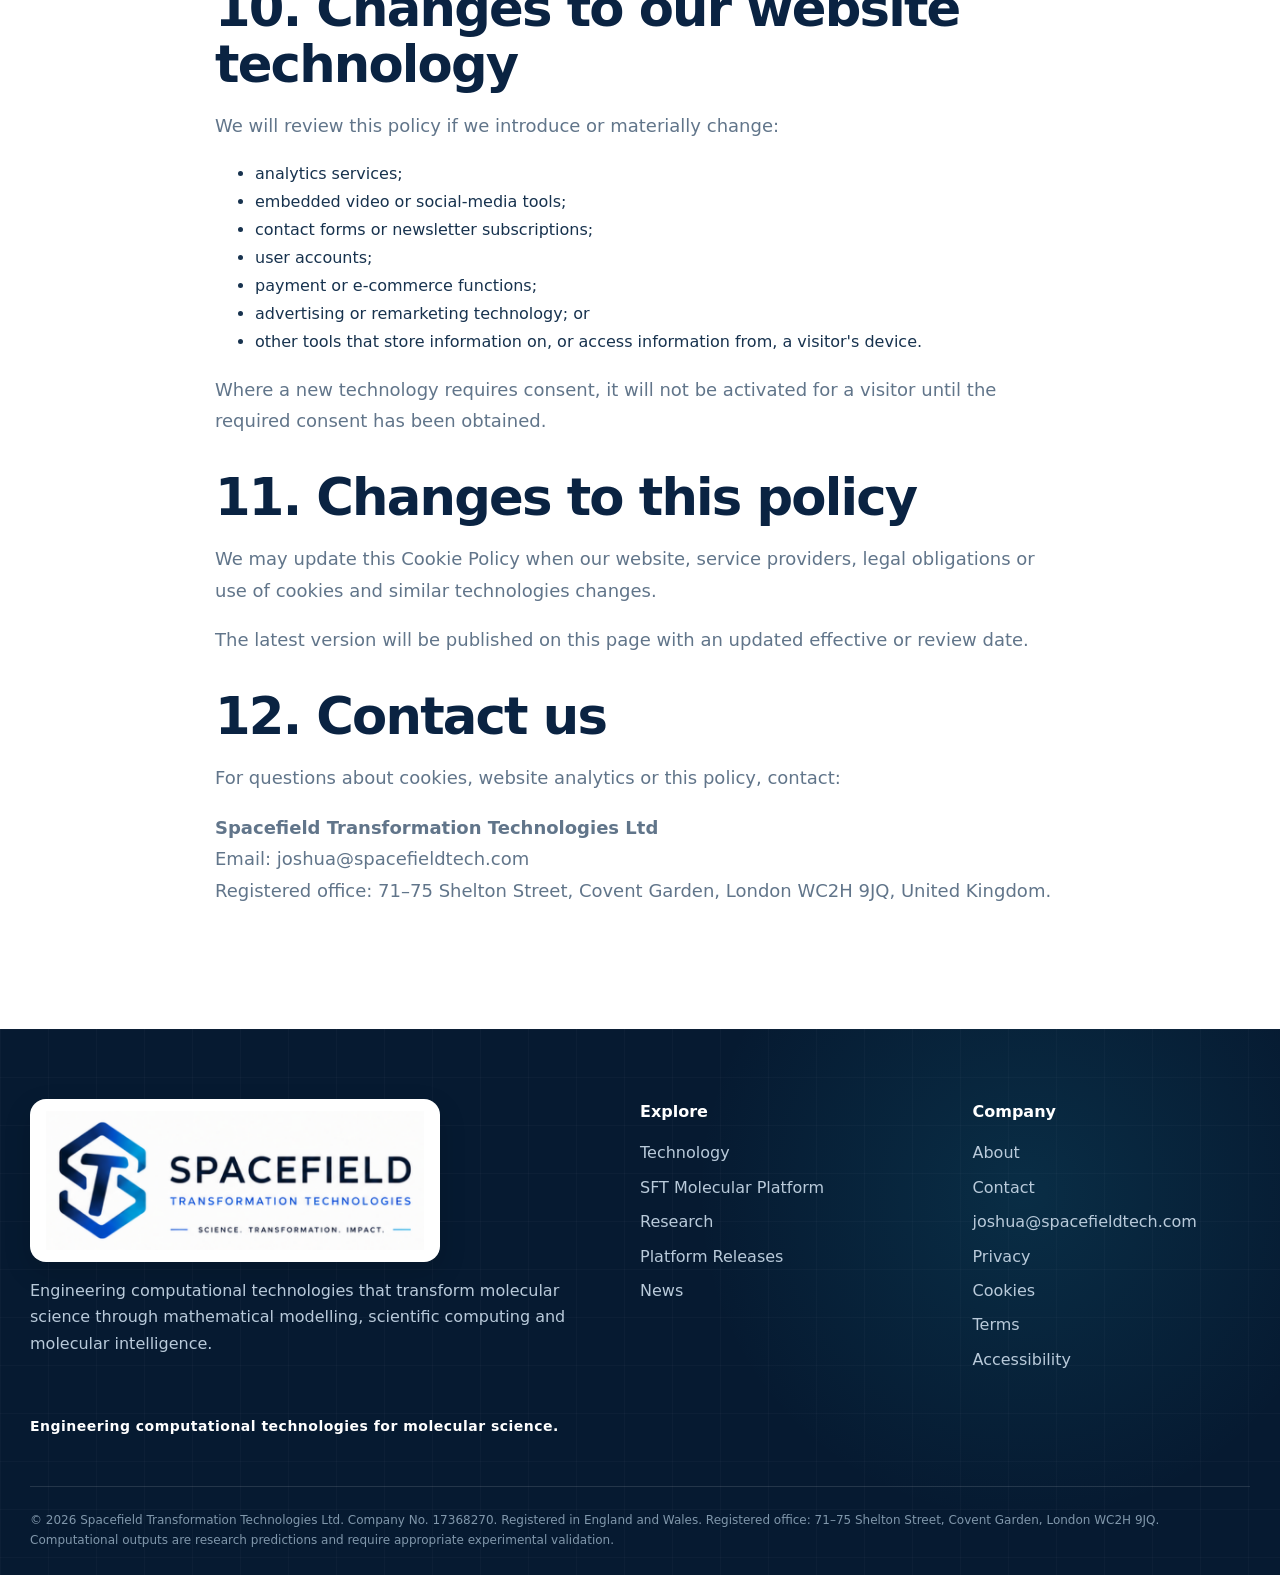
<file: cookies.html>
<!DOCTYPE html>

<html lang="en"><head><meta charset="utf-8"/><meta content="width=device-width,initial-scale=1" name="viewport"/><title>Cookie Policy | Spacefield Transformation Technologies</title><meta content="How Spacefield Transformation Technologies Ltd uses cookies and similar technologies on spacefieldtech.com." name="description"/><link href="assets/img/favicon.ico" rel="icon" type="image/x-icon"/><link href="assets/img/favicon-32.png" rel="icon" sizes="32x32" type="image/png"/><link href="assets/img/apple-touch-icon.png" rel="apple-touch-icon" sizes="180x180"/><link href="assets/css/styles.css" rel="stylesheet"/><meta content="#0A2342" name="theme-color"/><link href="site.webmanifest" rel="manifest"/><link href="https://spacefieldtech.com/cookies.html" rel="canonical"/><meta content="website" property="og:type"/><meta content="Spacefield Transformation Technologies" property="og:site_name"/><meta content="Cookie Policy | Spacefield Transformation Technologies" property="og:title"/><meta content="How Spacefield Transformation Technologies Ltd uses cookies and similar technologies on spacefieldtech.com." property="og:description"/><meta content="https://spacefieldtech.com/cookies.html" property="og:url"/><meta content="https://spacefieldtech.com/assets/img/spacefield-social-preview.png" property="og:image"/><meta content="1200" property="og:image:width"/><meta content="630" property="og:image:height"/><meta content="summary_large_image" name="twitter:card"/><meta content="Cookie Policy | Spacefield Transformation Technologies" name="twitter:title"/><meta content="How Spacefield Transformation Technologies Ltd uses cookies and similar technologies on spacefieldtech.com." name="twitter:description"/><meta content="https://spacefieldtech.com/assets/img/spacefield-social-preview.png" name="twitter:image"/></head><body><header class="site-header"><div class="container nav"><a class="brand" href="index.html"><img alt="Spacefield Transformation Technologies" class="brand-logo" src="assets/img/spacefield-logo-master.png"/></a><button aria-expanded="false" aria-label="Open navigation" class="menu-btn">☰</button><nav class="nav-links"><a href="index.html">Home</a><a href="technology.html">Technology</a><a href="platform.html">Platform</a><a href="research.html">Research</a><a href="releases.html">Releases</a><a href="about.html">Company</a><a href="news.html">News</a><a class="nav-cta" href="contact.html">Contact</a></nav></div></header><main id="main-content">
<section class="page-hero">
<div class="container">
<span class="eyebrow">Legal</span>
<h1>Cookie Policy</h1>
<p class="lead">How Spacefield Transformation Technologies Ltd uses cookies and similar technologies on this website.</p>
<p><strong>Effective date:</strong> 6 August 2026  ·  <strong>Last reviewed:</strong> 6 August 2026</p>
</div>
</section>
<section class="section">
<div class="container prose">
<h2>1. About this policy</h2>
<p>This Cookie Policy explains how <strong>Spacefield Transformation Technologies Ltd</strong> uses cookies and similar technologies on <strong>spacefieldtech.com</strong>.</p>
<p>It should be read together with our <a href="privacy.html">Privacy Notice</a>, which explains how we collect and use personal information more generally.</p>
<p>Spacefield Transformation Technologies Ltd is registered in England and Wales under company number <strong>17368270</strong>. Our registered office is 71–75 Shelton Street, Covent Garden, London WC2H 9JQ, United Kingdom.</p>
<p>Questions about this policy may be sent to <a href="mailto:joshua@spacefieldtech.com">joshua@spacefieldtech.com</a>.</p>
<h2>2. What cookies and similar technologies are</h2>
<p>A cookie is a small text file that a website may place on your computer, phone or other device. Cookies can help websites operate securely, remember information, provide requested functions or understand how visitors use a website.</p>
<p>Similar technologies may include browser storage, pixels, scripts, tags and other methods that store information on, or access information from, a visitor's device.</p>
<p>Some cookies last only while your browser is open and are deleted when you close it. Others remain for a defined period or until you remove them.</p>
<h2>3. Our current use of cookies</h2>
<p>We do not currently use cookies for:</p>
<ul>
<li>behavioural advertising;</li>
<li>cross-site tracking;</li>
<li>social-media advertising pixels;</li>
<li>personalised marketing;</li>
<li>user accounts or saved preferences;</li>
<li>shopping baskets or payments; or</li>
<li>Google Analytics or similar third-party marketing analytics.</li>
</ul>
<p>The website is a primarily static company website. It does not currently contain a contact form, newsletter signup, user login or payment facility.</p>
<h2>4. Cloudflare Web Analytics</h2>
<p>We use <strong>Cloudflare Web Analytics</strong> to obtain aggregate information about website visits, page views and performance.</p>
<p>Cloudflare describes Web Analytics as a privacy-first service. It uses a browser-based analytics beacon and does not rely on cookies for the Web Analytics service. It is not used by Spacefield for behavioural advertising or cross-site tracking.</p>
<p>The information available to us through this service is intended to help us understand general website use and technical performance rather than identify individual visitors.</p>
<h2>5. Strictly necessary Cloudflare technologies</h2>
<p>We use Cloudflare for website delivery, DNS, performance and security. Depending on traffic conditions and the security protections applied to a particular request, Cloudflare may use strictly necessary cookies or similar technologies.</p>
<p>These technologies may be used to:</p>
<ul>
<li>route and balance website traffic;</li>
<li>identify and respond to malicious or automated activity;</li>
<li>support bot-management and security checks;</li>
<li>maintain the availability and integrity of the website; and</li>
<li>reduce the risk of legitimate visitors being incorrectly blocked.</li>
</ul>
<p>Examples that Cloudflare may use in relevant configurations include <code>__cf_bm</code>, <code>cf_clearance</code> and <code>_cflb</code>. A particular cookie may not appear on every visit, and the cookies used may change depending on the Cloudflare services and security checks involved.</p>
<p>These technologies are used only where necessary to provide or secure the website service requested by the visitor.</p>
<h2>6. Do we use a cookie-consent banner?</h2>
<p>We do not currently display a cookie-consent banner because:</p>
<ul>
<li>Cloudflare Web Analytics does not rely on cookies;</li>
<li>we have not enabled advertising, marketing or behavioural-tracking cookies; and</li>
<li>any Cloudflare cookies that may be used in the current configuration are intended to be strictly necessary for website delivery or security.</li>
</ul>
<p>If we introduce non-essential cookies or similar technologies in the future, we will update this policy and introduce an appropriate consent mechanism before those technologies are used where consent is required.</p>
<h2>7. First-party and third-party cookies</h2>
<p>A first-party cookie is set by the website you are visiting. A third-party cookie is set by another organisation whose technology is used on that website.</p>
<p>Any Cloudflare cookies associated with the current website are provided through Cloudflare's services. Cloudflare may process related technical information on our behalf for delivery, security and performance purposes.</p>
<p>We do not currently embed third-party advertising networks, social-media tracking pixels or marketing tools that intentionally set non-essential third-party cookies.</p>
<h2>8. Managing cookies in your browser</h2>
<p>Most browsers allow you to view, delete or block cookies through their privacy or security settings. The exact steps depend on the browser and device you use.</p>
<p>You may be able to:</p>
<ul>
<li>delete existing cookies;</li>
<li>block all cookies;</li>
<li>block third-party cookies;</li>
<li>allow cookies only for selected websites; or</li>
<li>receive a warning before a cookie is stored.</li>
</ul>
<p>Blocking strictly necessary cookies may affect website security, availability or access where Cloudflare needs to perform a security check.</p>
<h2>9. Personal information and international processing</h2>
<p>Technical information processed in connection with website delivery, security or analytics may include information such as an Internet Protocol address, browser and device characteristics, requested pages, request times, approximate location, performance measurements and security indicators.</p>
<p>Cloudflare operates a global network, so technical information may be processed outside the United Kingdom. Our <a href="privacy.html">Privacy Notice</a> provides further information about personal information, lawful bases, service providers and international transfers.</p>
<h2>10. Changes to our website technology</h2>
<p>We will review this policy if we introduce or materially change:</p>
<ul>
<li>analytics services;</li>
<li>embedded video or social-media tools;</li>
<li>contact forms or newsletter subscriptions;</li>
<li>user accounts;</li>
<li>payment or e-commerce functions;</li>
<li>advertising or remarketing technology; or</li>
<li>other tools that store information on, or access information from, a visitor's device.</li>
</ul>
<p>Where a new technology requires consent, it will not be activated for a visitor until the required consent has been obtained.</p>
<h2>11. Changes to this policy</h2>
<p>We may update this Cookie Policy when our website, service providers, legal obligations or use of cookies and similar technologies changes.</p>
<p>The latest version will be published on this page with an updated effective or review date.</p>
<h2>12. Contact us</h2>
<p>For questions about cookies, website analytics or this policy, contact:</p>
<p><strong>Spacefield Transformation Technologies Ltd</strong><br/>
    Email: <a href="mailto:joshua@spacefieldtech.com">joshua@spacefieldtech.com</a><br/>
    Registered office: 71–75 Shelton Street, Covent Garden, London WC2H 9JQ, United Kingdom.</p>
</div>
</section>
</main><footer class="site-footer"><div class="container"><div class="footer-grid"><div><img alt="Spacefield Transformation Technologies" class="footer-logo" src="assets/img/spacefield-logo-master.png"/><p>Engineering computational technologies that transform molecular science through mathematical modelling, scientific computing and molecular intelligence.</p></div><div><div class="footer-title">Explore</div><div class="footer-links"><a href="technology.html">Technology</a><a href="platform.html">SFT Molecular Platform</a><a href="research.html">Research</a><a href="releases.html">Platform Releases</a><a href="news.html">News</a></div></div><div><div class="footer-title">Company</div><div class="footer-links"><a href="about.html">About</a><a href="contact.html">Contact</a><a href="mailto:joshua@spacefieldtech.com">joshua@spacefieldtech.com</a><a href="privacy.html">Privacy</a><a href="cookies.html">Cookies</a><a href="terms.html">Terms</a><a href="accessibility.html">Accessibility</a></div></div></div><div class="footer-signature">Engineering computational technologies for molecular science.</div><div class="legal">© <span data-year=""></span> Spacefield Transformation Technologies Ltd. Company No. 17368270. Registered in England and Wales. Registered office: 71–75 Shelton Street, Covent Garden, London WC2H 9JQ. Computational outputs are research predictions and require appropriate experimental validation.</div></div></footer><script src="assets/js/main.js"></script></body></html>
</file>
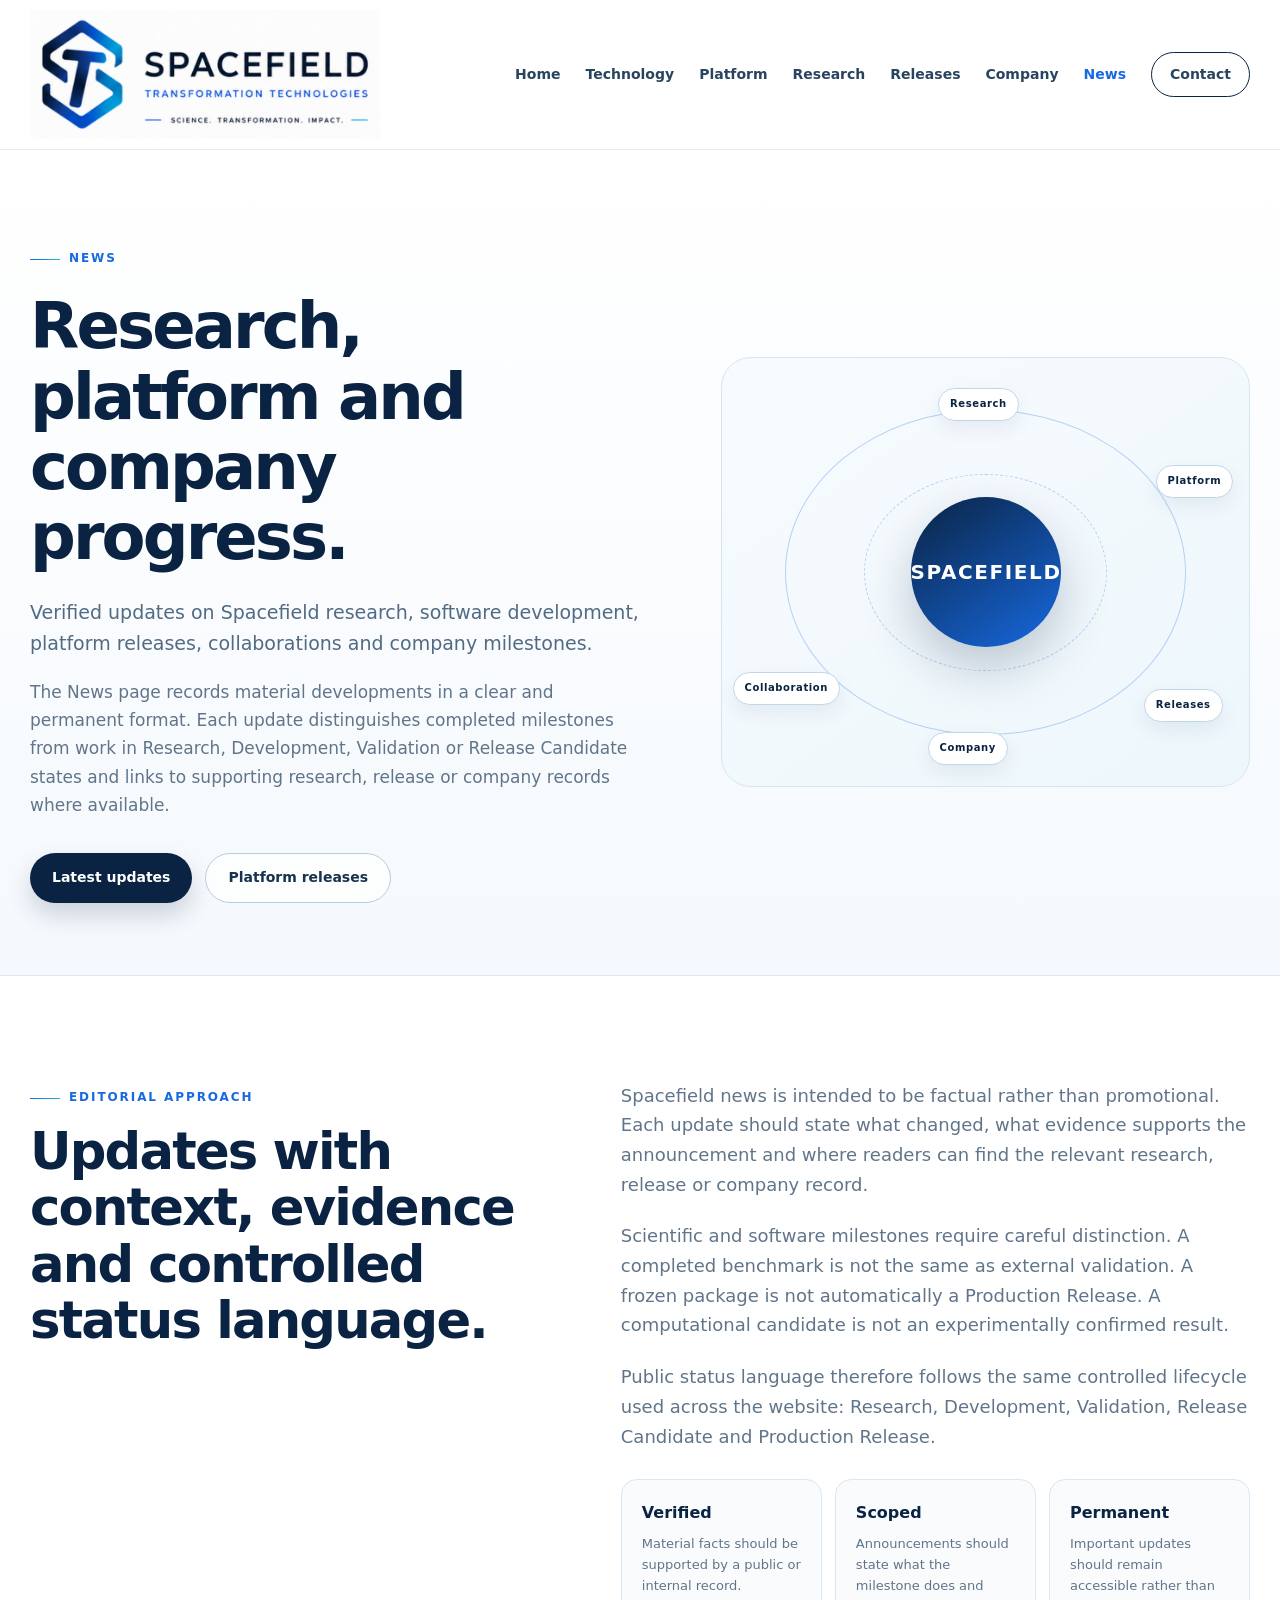
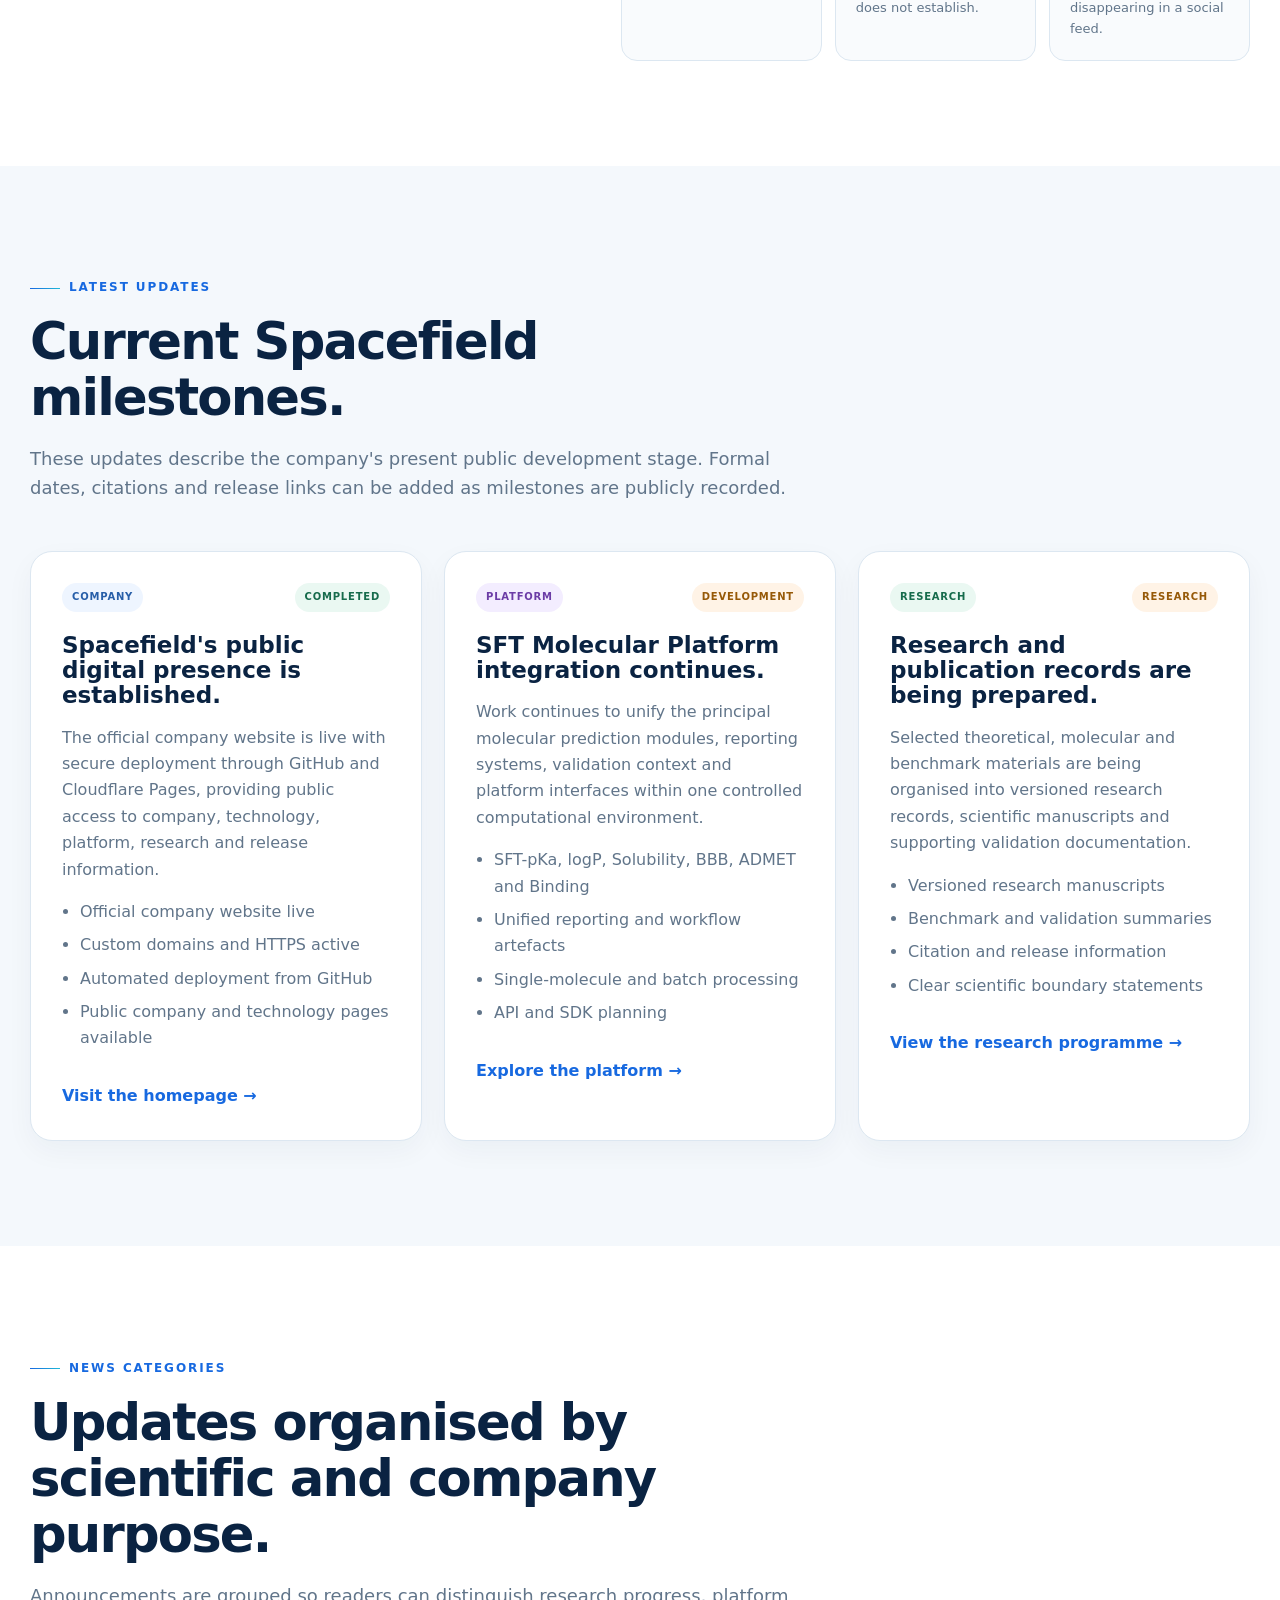
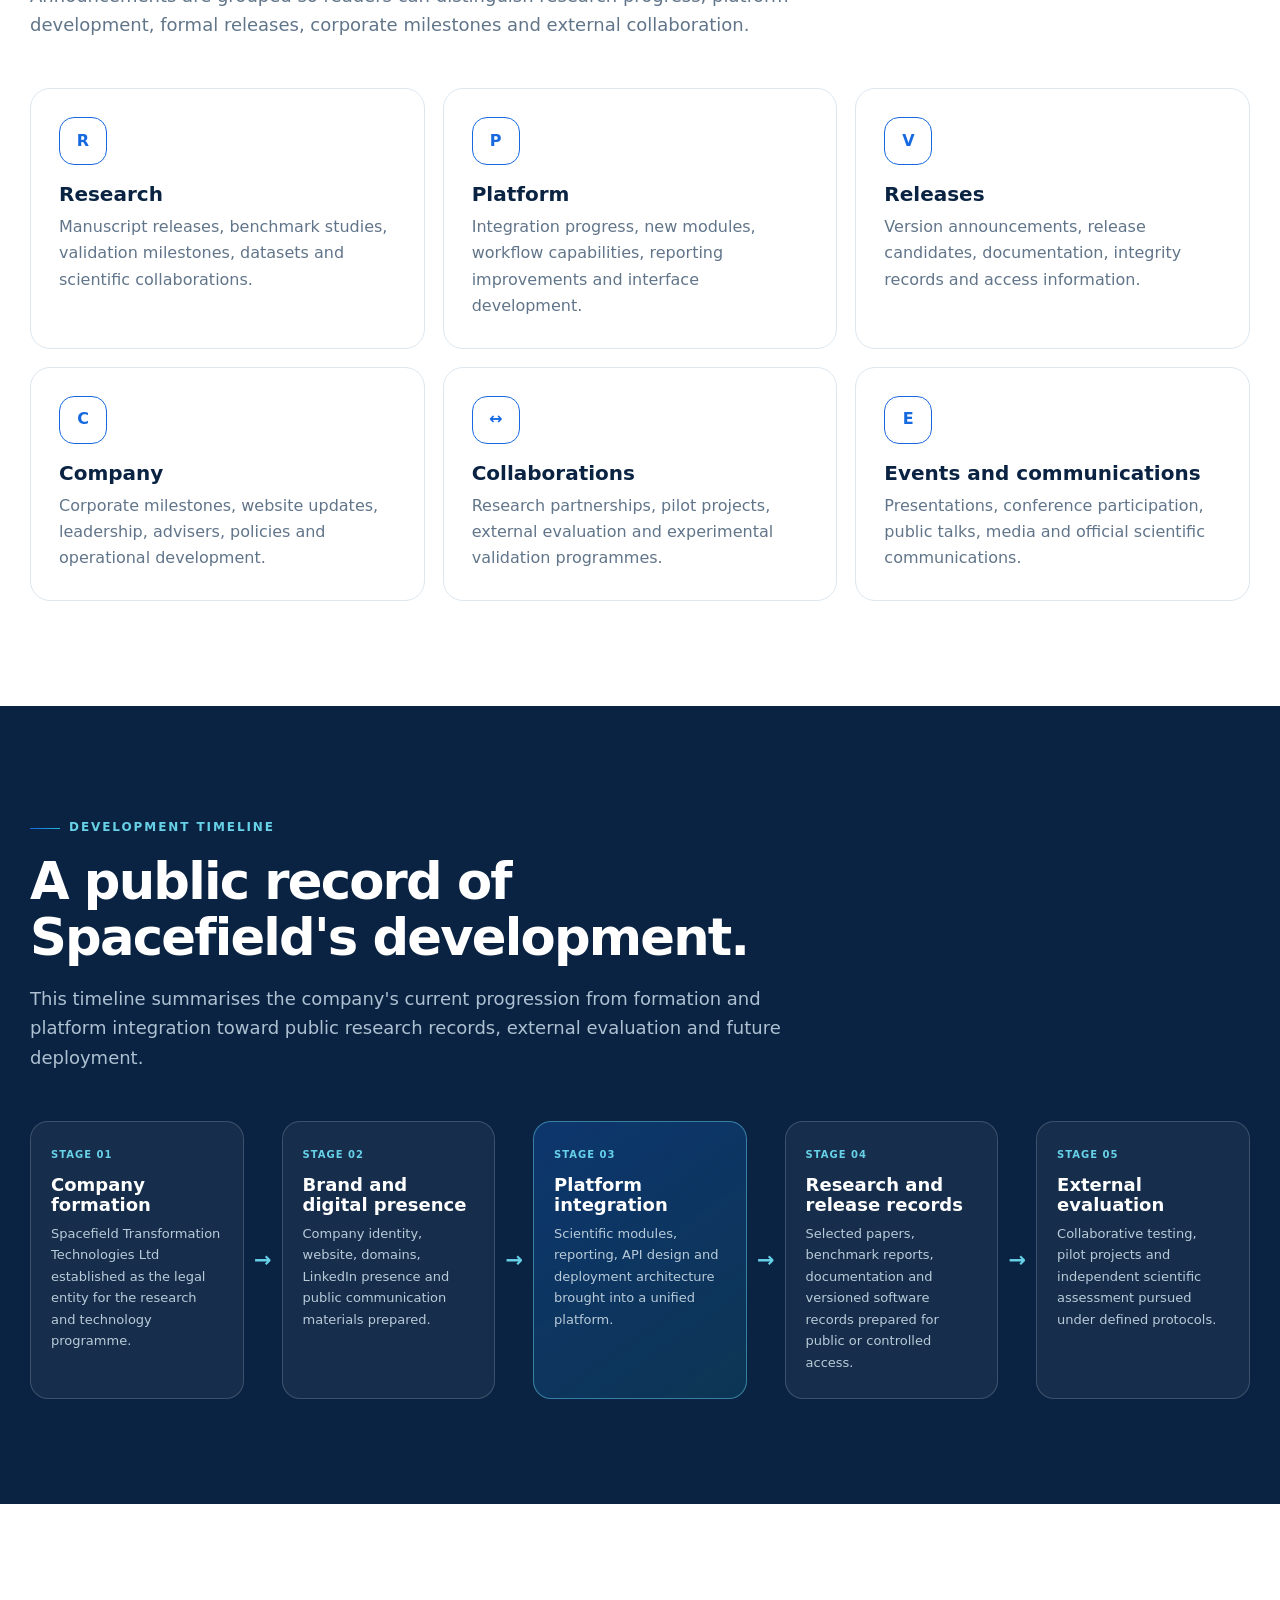
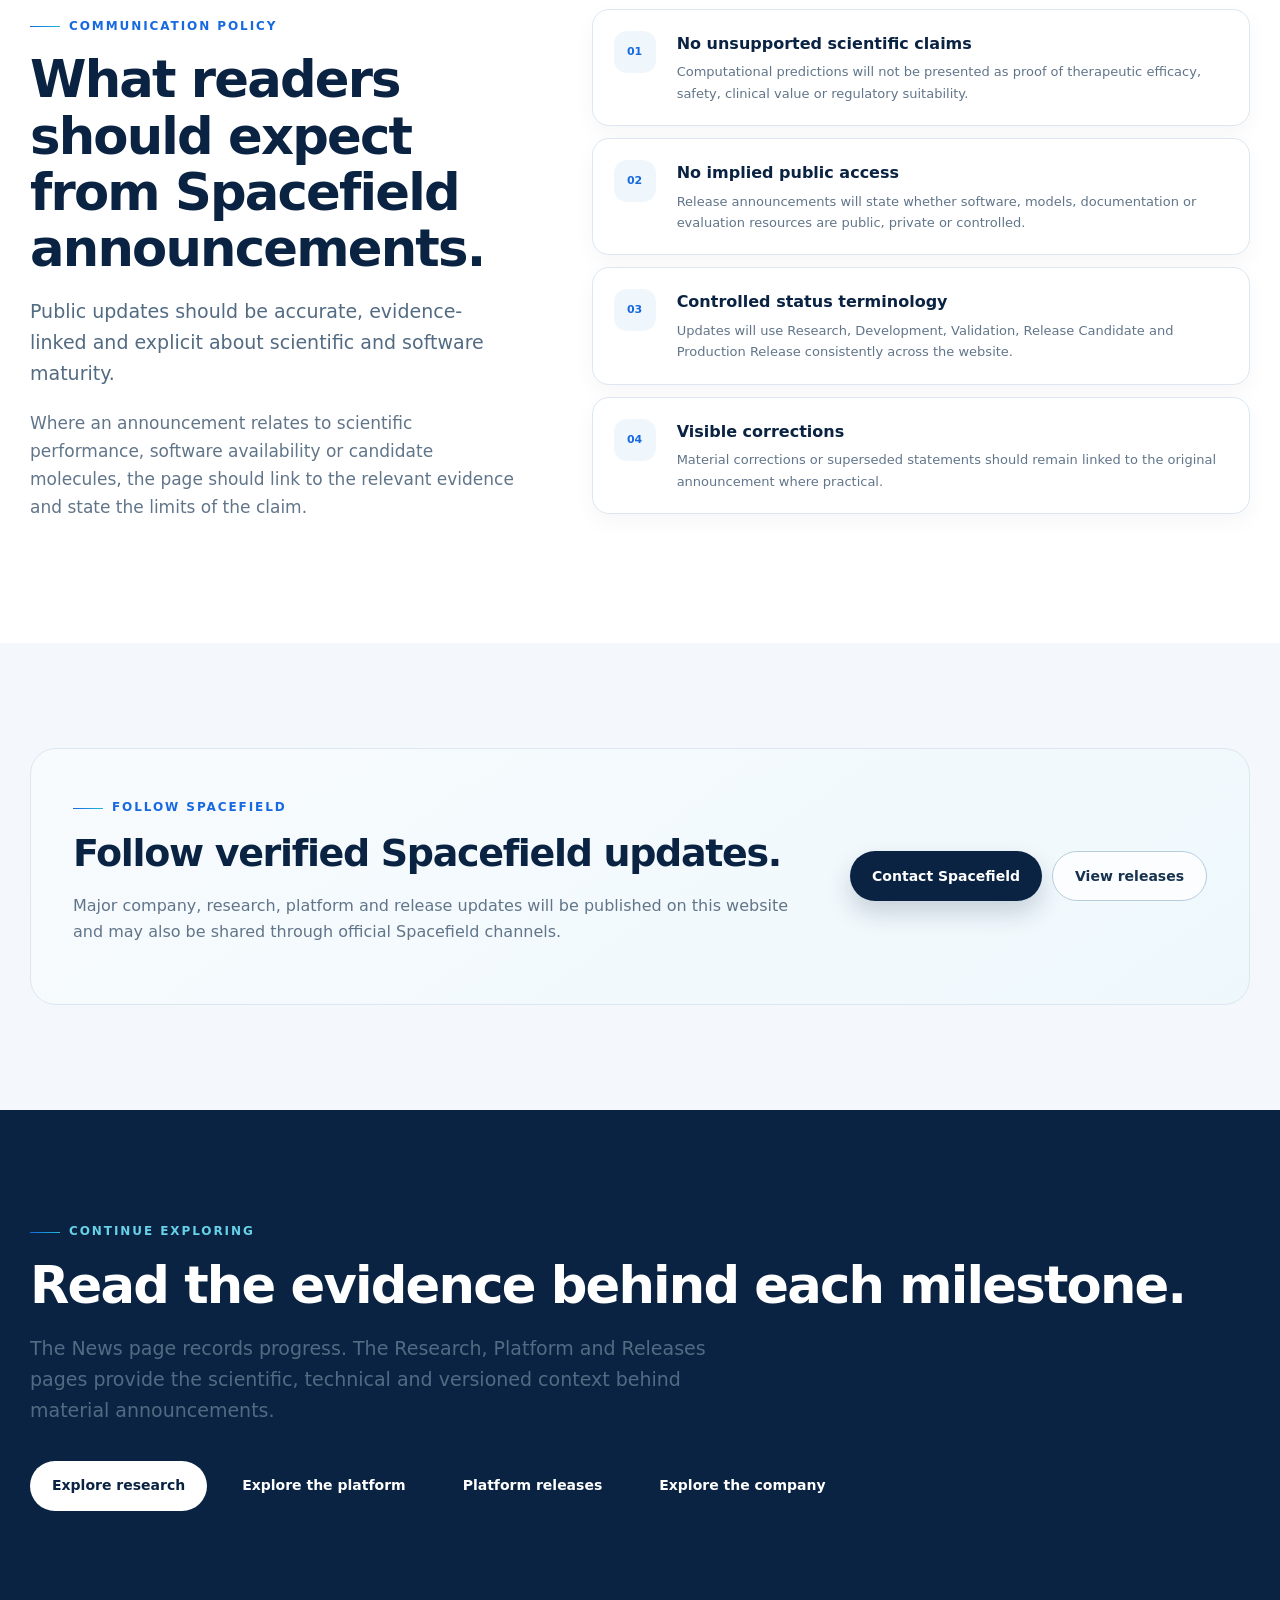
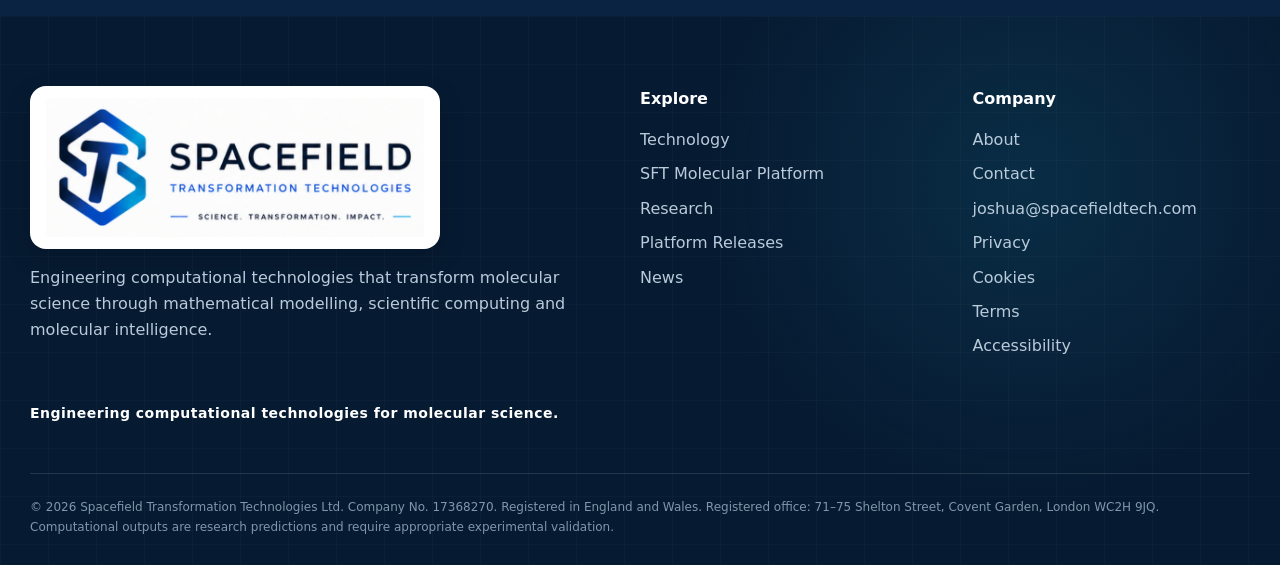
<file: news.html>
<!DOCTYPE html>

<html lang="en">
<head>
<meta charset="utf-8"/>
<meta content="width=device-width,initial-scale=1" name="viewport"/>
<title>News | Spacefield Transformation Technologies</title>
<meta content="Verified research, platform, release, collaboration and company updates from Spacefield Transformation Technologies Ltd." name="description"/>
<link href="assets/img/favicon.ico" rel="icon" type="image/x-icon"/>
<link href="assets/img/favicon-32.png" rel="icon" sizes="32x32" type="image/png"/>
<link href="assets/img/apple-touch-icon.png" rel="apple-touch-icon" sizes="180x180"/>
<link href="assets/css/styles.css" rel="stylesheet"/>
<meta content="#0A2342" name="theme-color"/>
<link href="site.webmanifest" rel="manifest"/>
<link href="https://spacefieldtech.com/news.html" rel="canonical"/>
<meta content="website" property="og:type"/>
<meta content="Spacefield Transformation Technologies" property="og:site_name"/>
<meta content="News | Spacefield Transformation Technologies" property="og:title"/>
<meta content="Verified research, platform, release, collaboration and company updates from Spacefield Transformation Technologies Ltd." property="og:description"/>
<meta content="https://spacefieldtech.com/news.html" property="og:url"/>
<meta content="https://spacefieldtech.com/assets/img/spacefield-social-preview.png" property="og:image"/>
<meta content="1200" property="og:image:width"/>
<meta content="630" property="og:image:height"/>
<meta content="summary_large_image" name="twitter:card"/>
<meta content="News | Spacefield Transformation Technologies" name="twitter:title"/>
<meta content="Verified research, platform, release, collaboration and company updates from Spacefield Transformation Technologies Ltd." name="twitter:description"/>
<meta content="https://spacefieldtech.com/assets/img/spacefield-social-preview.png" name="twitter:image"/>
</head>
<body>
<header class="site-header">
<div class="container nav">
<a class="brand" href="index.html">
<img alt="Spacefield Transformation Technologies" class="brand-logo" src="assets/img/spacefield-logo-master.png"/>
</a>
<button aria-expanded="false" aria-label="Open navigation" class="menu-btn">☰</button>
<nav class="nav-links">
<a href="index.html">Home</a>
<a href="technology.html">Technology</a>
<a href="platform.html">Platform</a>
<a href="research.html">Research</a>
<a href="releases.html">Releases</a>
<a href="about.html">Company</a>
<a aria-current="page" href="news.html">News</a>
<a class="nav-cta" href="contact.html">Contact</a>
</nav>
</div>
</header>
<main>
<section class="page-hero news-hero">
<div class="container news-hero-grid">
<div>
<span class="eyebrow">News</span>
<h1>Research, platform and company progress.</h1>
<p class="lead">Verified updates on Spacefield research, software development, platform releases, collaborations and company milestones.</p>
<p class="news-hero-copy">The News page records material developments in a clear and permanent format. Each update distinguishes completed milestones from work in Research, Development, Validation or Release Candidate states and links to supporting research, release or company records where available.</p>
<div class="actions">
<a class="btn btn-primary" href="#latest-updates">Latest updates</a>
<a class="btn btn-secondary" href="releases.html">Platform releases</a>
</div>
</div>
<div aria-label="Spacefield news categories" class="news-hero-panel">
<div class="news-signal-core">SPACEFIELD</div>
<span class="news-signal news-signal-research">Research</span>
<span class="news-signal news-signal-platform">Platform</span>
<span class="news-signal news-signal-release">Releases</span>
<span class="news-signal news-signal-company">Company</span>
<span class="news-signal news-signal-collab">Collaboration</span>
<div class="news-signal-ring news-ring-one"></div>
<div class="news-signal-ring news-ring-two"></div>
</div>
</div>
</section>
<section class="section news-intro-section">
<div class="container split-intro">
<div>
<span class="eyebrow">Editorial approach</span>
<h2>Updates with context, evidence and controlled status language.</h2>
</div>
<div class="technology-prose">
<p>Spacefield news is intended to be factual rather than promotional. Each update should state what changed, what evidence supports the announcement and where readers can find the relevant research, release or company record.</p>
<p>Scientific and software milestones require careful distinction. A completed benchmark is not the same as external validation. A frozen package is not automatically a Production Release. A computational candidate is not an experimentally confirmed result.</p>
<p>Public status language therefore follows the same controlled lifecycle used across the website: Research, Development, Validation, Release Candidate and Production Release.</p>
<div class="news-editorial-grid">
<article><strong>Verified</strong><span>Material facts should be supported by a public or internal record.</span></article>
<article><strong>Scoped</strong><span>Announcements should state what the milestone does and does not establish.</span></article>
<article><strong>Permanent</strong><span>Important updates should remain accessible rather than disappearing in a social feed.</span></article>
</div>
</div>
</div>
</section>
<section class="section section-alt" id="latest-updates">
<div class="container">
<div class="section-head">
<span class="eyebrow">Latest updates</span>
<h2>Current Spacefield milestones.</h2>
<p>These updates describe the company's present public development stage. Formal dates, citations and release links can be added as milestones are publicly recorded.</p>
</div>
<div aria-label="Latest Spacefield updates" class="featured-news-grid">
<article class="featured-news-card">
<div class="news-card-top">
<span class="news-category company">Company</span>
<span class="news-status">Completed</span>
</div>
<h3>Spacefield's public digital presence is established.</h3>
<p>The official company website is live with secure deployment through GitHub and Cloudflare Pages, providing public access to company, technology, platform, research and release information.</p>
<ul>
<li>Official company website live</li>
<li>Custom domains and HTTPS active</li>
<li>Automated deployment from GitHub</li>
<li>Public company and technology pages available</li>
</ul>
<a class="text-link" href="index.html">Visit the homepage →</a>
</article>
<article class="featured-news-card">
<div class="news-card-top">
<span class="news-category platform">Platform</span>
<span class="news-status preparing">Development</span>
</div>
<h3>SFT Molecular Platform integration continues.</h3>
<p>Work continues to unify the principal molecular prediction modules, reporting systems, validation context and platform interfaces within one controlled computational environment.</p>
<ul>
<li>SFT-pKa, logP, Solubility, BBB, ADMET and Binding</li>
<li>Unified reporting and workflow artefacts</li>
<li>Single-molecule and batch processing</li>
<li>API and SDK planning</li>
</ul>
<a class="text-link" href="platform.html">Explore the platform →</a>
</article>
<article class="featured-news-card">
<div class="news-card-top">
<span class="news-category research">Research</span>
<span class="news-status preparing">Research</span>
</div>
<h3>Research and publication records are being prepared.</h3>
<p>Selected theoretical, molecular and benchmark materials are being organised into versioned research records, scientific manuscripts and supporting validation documentation.</p>
<ul>
<li>Versioned research manuscripts</li>
<li>Benchmark and validation summaries</li>
<li>Citation and release information</li>
<li>Clear scientific boundary statements</li>
</ul>
<a class="text-link" href="research.html">View the research programme →</a>
</article>
</div>
</div>
</section>
<section class="section news-stream-section">
<div class="container">
<div class="section-head">
<span class="eyebrow">News categories</span>
<h2>Updates organised by scientific and company purpose.</h2>
<p>Announcements are grouped so readers can distinguish research progress, platform development, formal releases, corporate milestones and external collaboration.</p>
</div>
<div aria-label="Spacefield news categories" class="news-category-grid">
<article>
<span class="news-category-icon">R</span>
<h3>Research</h3>
<p>Manuscript releases, benchmark studies, validation milestones, datasets and scientific collaborations.</p>
</article>
<article>
<span class="news-category-icon">P</span>
<h3>Platform</h3>
<p>Integration progress, new modules, workflow capabilities, reporting improvements and interface development.</p>
</article>
<article>
<span class="news-category-icon">V</span>
<h3>Releases</h3>
<p>Version announcements, release candidates, documentation, integrity records and access information.</p>
</article>
<article>
<span class="news-category-icon">C</span>
<h3>Company</h3>
<p>Corporate milestones, website updates, leadership, advisers, policies and operational development.</p>
</article>
<article>
<span class="news-category-icon">↔</span>
<h3>Collaborations</h3>
<p>Research partnerships, pilot projects, external evaluation and experimental validation programmes.</p>
</article>
<article>
<span class="news-category-icon">E</span>
<h3>Events and communications</h3>
<p>Presentations, conference participation, public talks, media and official scientific communications.</p>
</article>
</div>
</div>
</section>
<section class="section section-dark news-timeline-section">
<div class="container">
<div class="section-head">
<span class="eyebrow">Development timeline</span>
<h2>A public record of Spacefield's development.</h2>
<p>This timeline summarises the company's current progression from formation and platform integration toward public research records, external evaluation and future deployment.</p>
</div>
<div aria-label="Spacefield development timeline" class="news-timeline">
<article>
<span>Stage 01</span>
<h3>Company formation</h3>
<p>Spacefield Transformation Technologies Ltd established as the legal entity for the research and technology programme.</p>
</article>
<b>→</b>
<article>
<span>Stage 02</span>
<h3>Brand and digital presence</h3>
<p>Company identity, website, domains, LinkedIn presence and public communication materials prepared.</p>
</article>
<b>→</b>
<article class="news-timeline-current">
<span>Stage 03</span>
<h3>Platform integration</h3>
<p>Scientific modules, reporting, API design and deployment architecture brought into a unified platform.</p>
</article>
<b>→</b>
<article>
<span>Stage 04</span>
<h3>Research and release records</h3>
<p>Selected papers, benchmark reports, documentation and versioned software records prepared for public or controlled access.</p>
</article>
<b>→</b>
<article>
<span>Stage 05</span>
<h3>External evaluation</h3>
<p>Collaborative testing, pilot projects and independent scientific assessment pursued under defined protocols.</p>
</article>
</div>
</div>
</section>
<section class="section news-policy-section">
<div class="container news-policy-grid">
<div>
<span class="eyebrow">Communication policy</span>
<h2>What readers should expect from Spacefield announcements.</h2>
<p class="lead">Public updates should be accurate, evidence-linked and explicit about scientific and software maturity.</p>
<p>Where an announcement relates to scientific performance, software availability or candidate molecules, the page should link to the relevant evidence and state the limits of the claim.</p>
</div>
<div aria-label="Spacefield communication policy" class="news-policy-list">
<article><span>01</span><div><strong>No unsupported scientific claims</strong><p>Computational predictions will not be presented as proof of therapeutic efficacy, safety, clinical value or regulatory suitability.</p></div></article>
<article><span>02</span><div><strong>No implied public access</strong><p>Release announcements will state whether software, models, documentation or evaluation resources are public, private or controlled.</p></div></article>
<article><span>03</span><div><strong>Controlled status terminology</strong><p>Updates will use Research, Development, Validation, Release Candidate and Production Release consistently across the website.</p></div></article>
<article><span>04</span><div><strong>Visible corrections</strong><p>Material corrections or superseded statements should remain linked to the original announcement where practical.</p></div></article>
</div>
</div>
</section>
<section class="section section-alt news-updates-section">
<div class="container news-updates-panel">
<div>
<span class="eyebrow">Follow Spacefield</span>
<h2>Follow verified Spacefield updates.</h2>
<p>Major company, research, platform and release updates will be published on this website and may also be shared through official Spacefield channels.</p>
</div>
<div class="news-updates-actions">
<a class="btn btn-primary" href="contact.html">Contact Spacefield</a>
<a class="btn btn-secondary" href="releases.html">View releases</a>
</div>
</div>
</section>
<section class="section section-dark news-cta">
<div class="container">
<span class="eyebrow">Continue exploring</span>
<h2>Read the evidence behind each milestone.</h2>
<p class="lead">The News page records progress. The Research, Platform and Releases pages provide the scientific, technical and versioned context behind material announcements.</p>
<div class="actions">
<a class="btn light-button" href="research.html">Explore research</a>
<a class="btn dark-secondary" href="platform.html">Explore the platform</a>
<a class="btn dark-secondary" href="releases.html">Platform releases</a>
<a class="btn dark-secondary" href="about.html">Explore the company</a>
</div>
</div>
</section>
</main>
<footer class="site-footer">
<div class="container">
<div class="footer-grid">
<div>
<img alt="Spacefield Transformation Technologies" class="footer-logo" src="assets/img/spacefield-logo-master.png"/>
<p>Engineering computational technologies that transform molecular science through mathematical modelling, scientific computing and molecular intelligence.</p>
</div>
<div>
<div class="footer-title">Explore</div>
<div class="footer-links">
<a href="technology.html">Technology</a>
<a href="platform.html">SFT Molecular Platform</a>
<a href="research.html">Research</a>
<a href="releases.html">Platform Releases</a>
<a href="news.html">News</a>
</div>
</div>
<div>
<div class="footer-title">Company</div>
<div class="footer-links">
<a href="about.html">About</a>
<a href="contact.html">Contact</a>
<a href="mailto:joshua@spacefieldtech.com">joshua@spacefieldtech.com</a>
<a href="privacy.html">Privacy</a>
<a href="cookies.html">Cookies</a>
<a href="terms.html">Terms</a>
<a href="accessibility.html">Accessibility</a>
</div>
</div>
</div>
<div class="footer-signature">Engineering computational technologies for molecular science.</div>
<div class="legal">© <span data-year=""></span> Spacefield Transformation Technologies Ltd. Company No. 17368270. Registered in England and Wales. Registered office: 71–75 Shelton Street, Covent Garden, London WC2H 9JQ. Computational outputs are research predictions and require appropriate experimental validation.</div>
</div>
</footer>
<script src="assets/js/main.js"></script>
</body>
</html>
</file>
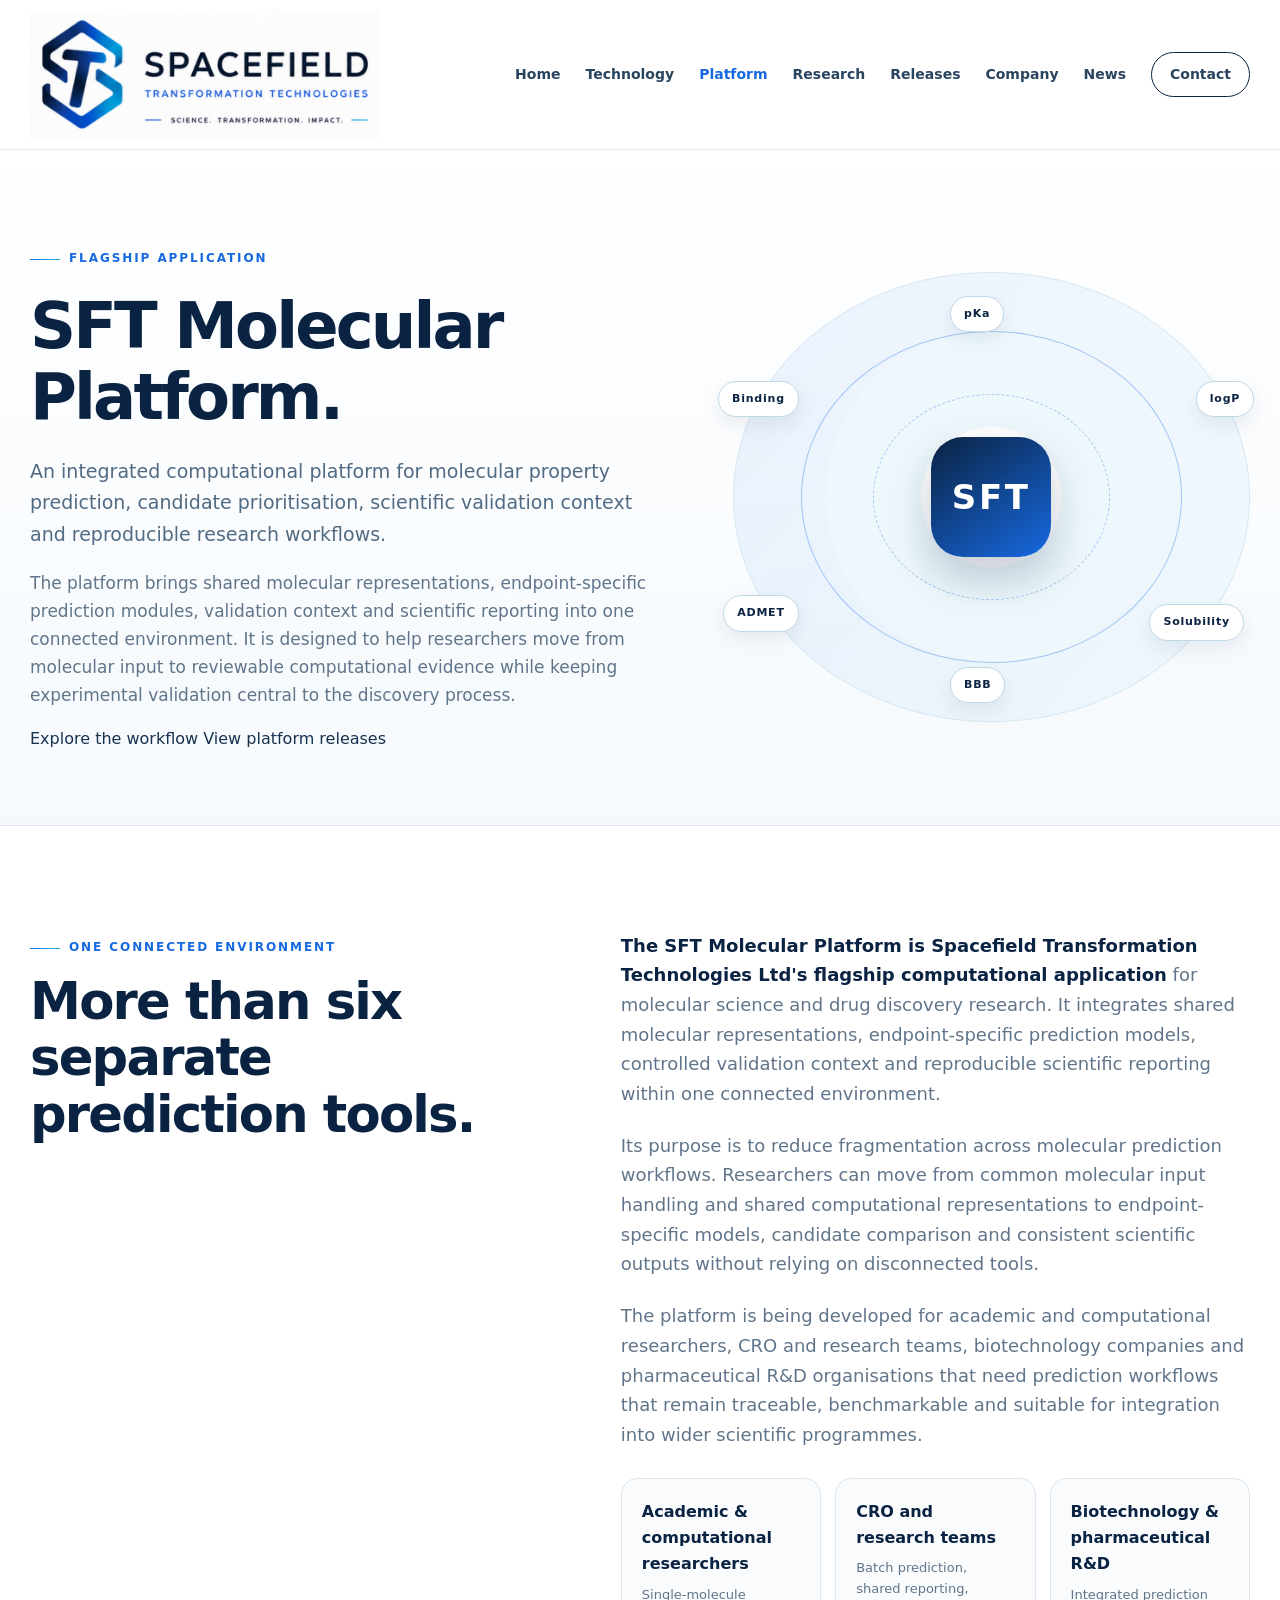
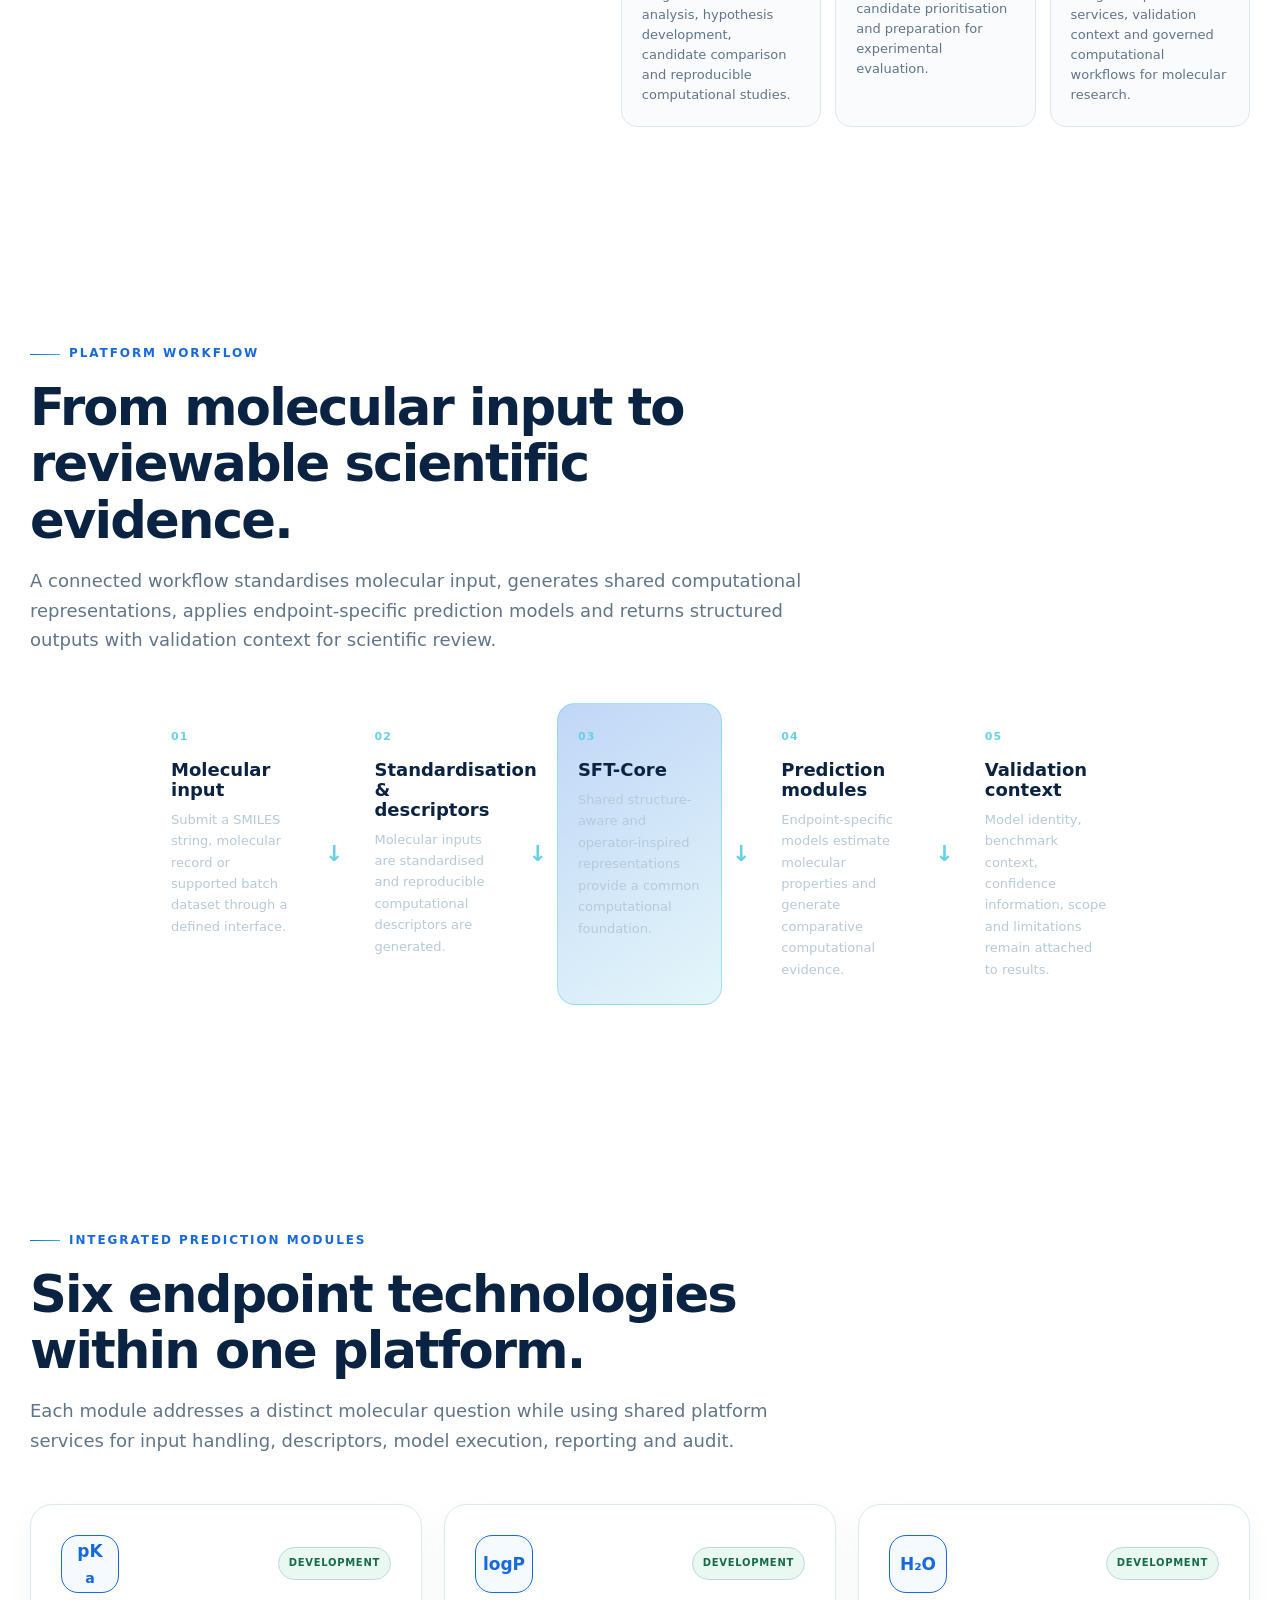
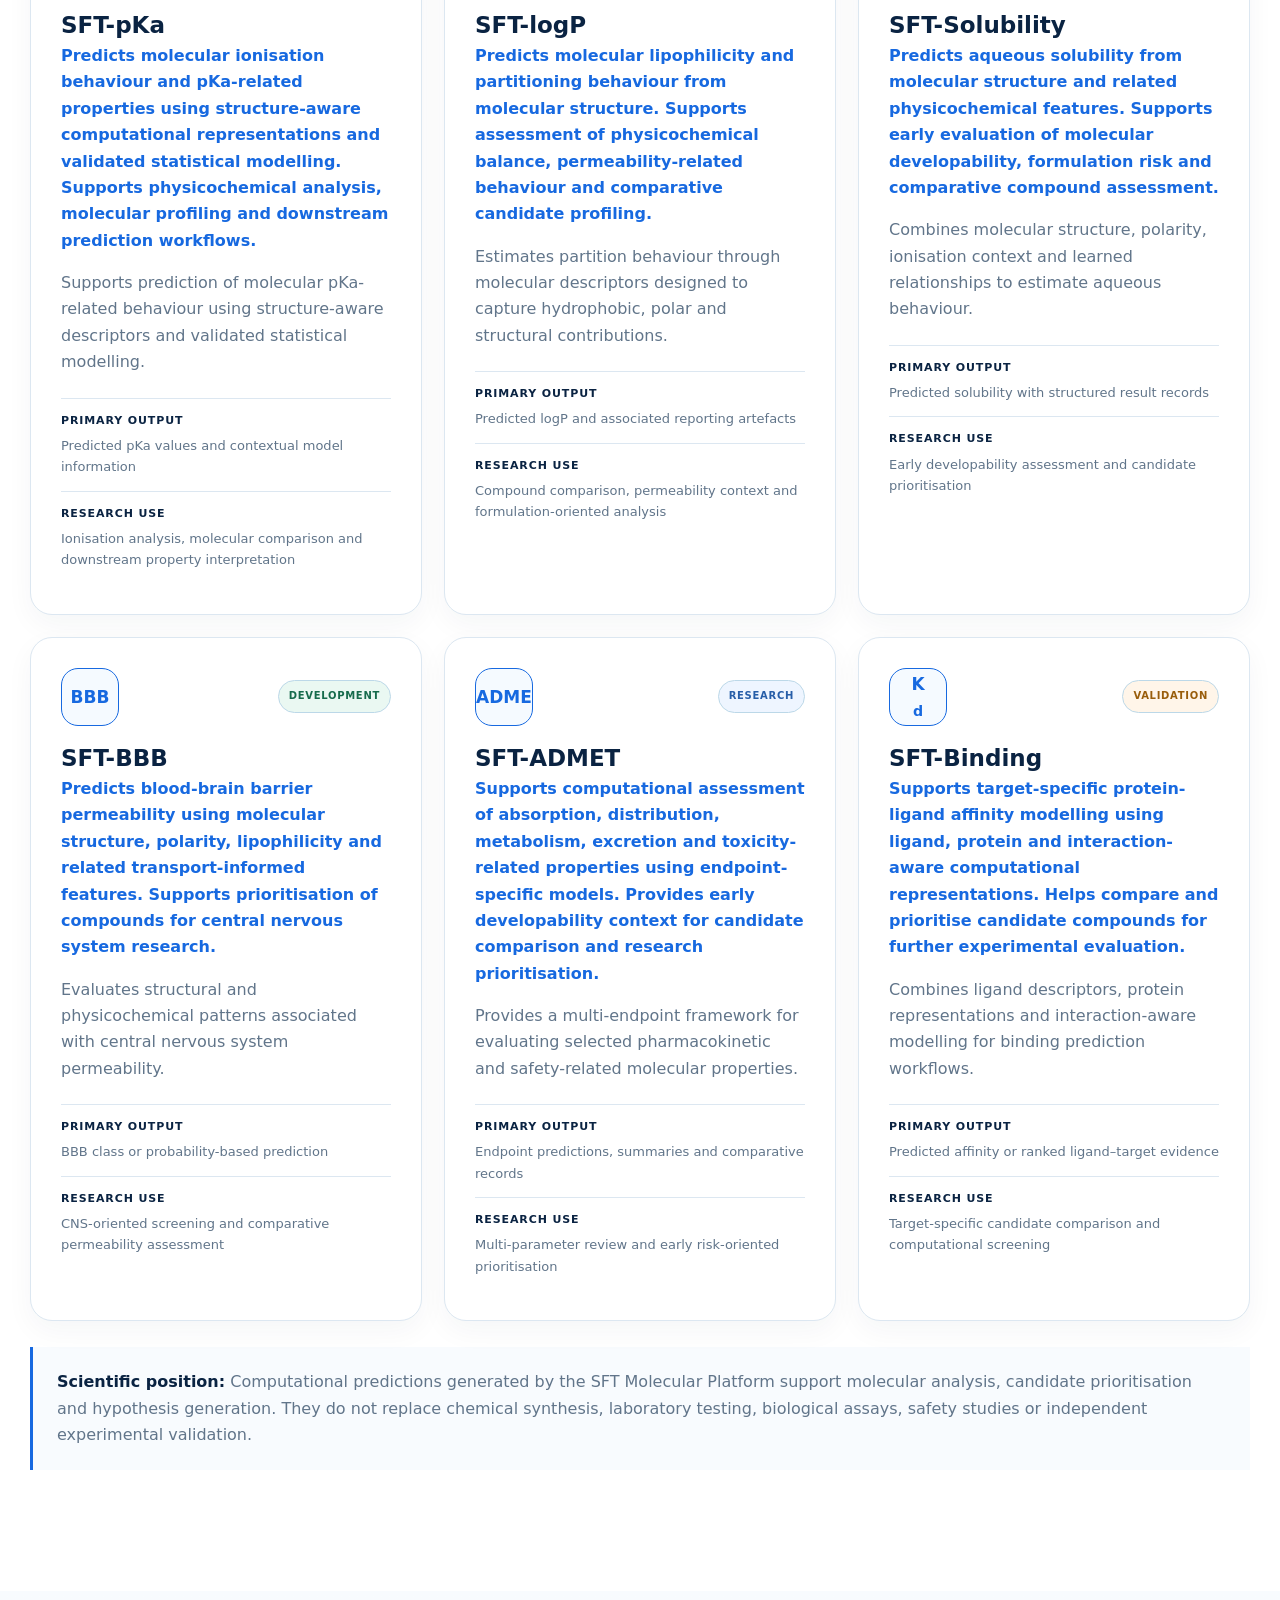
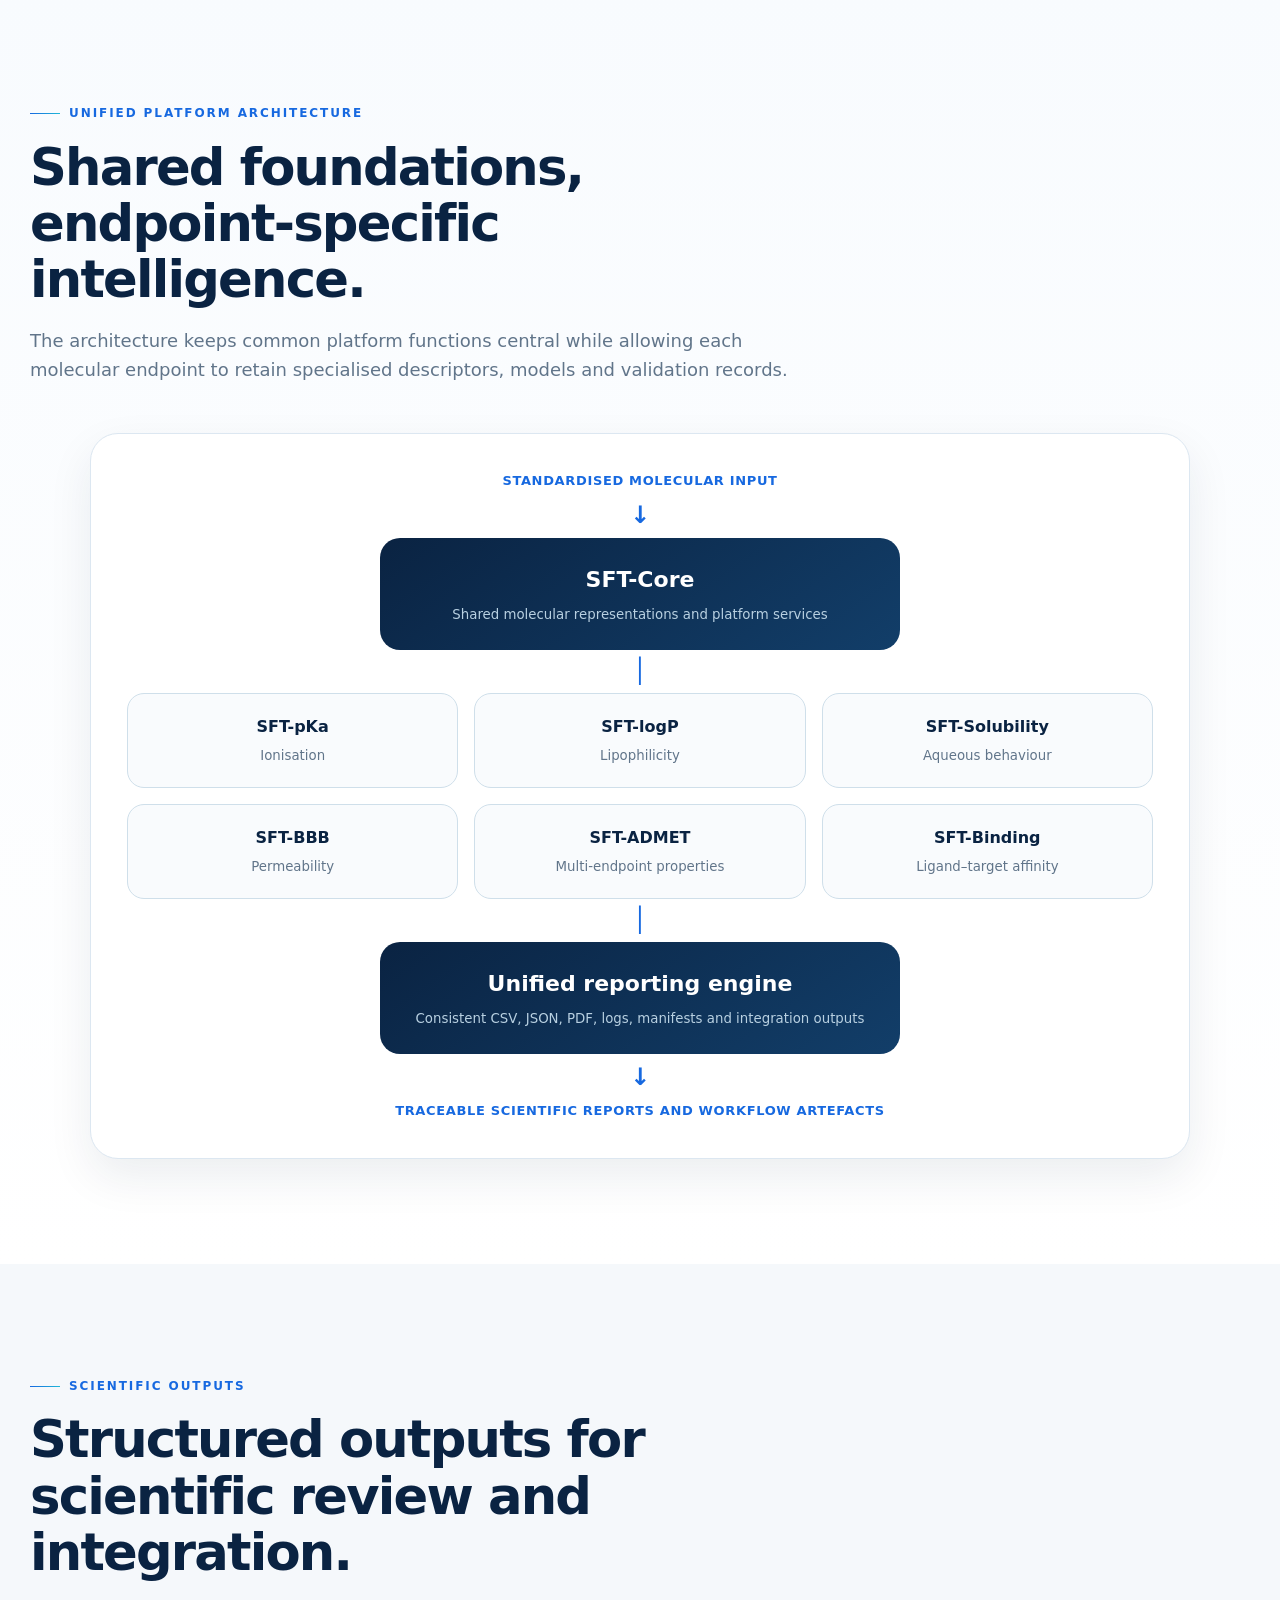
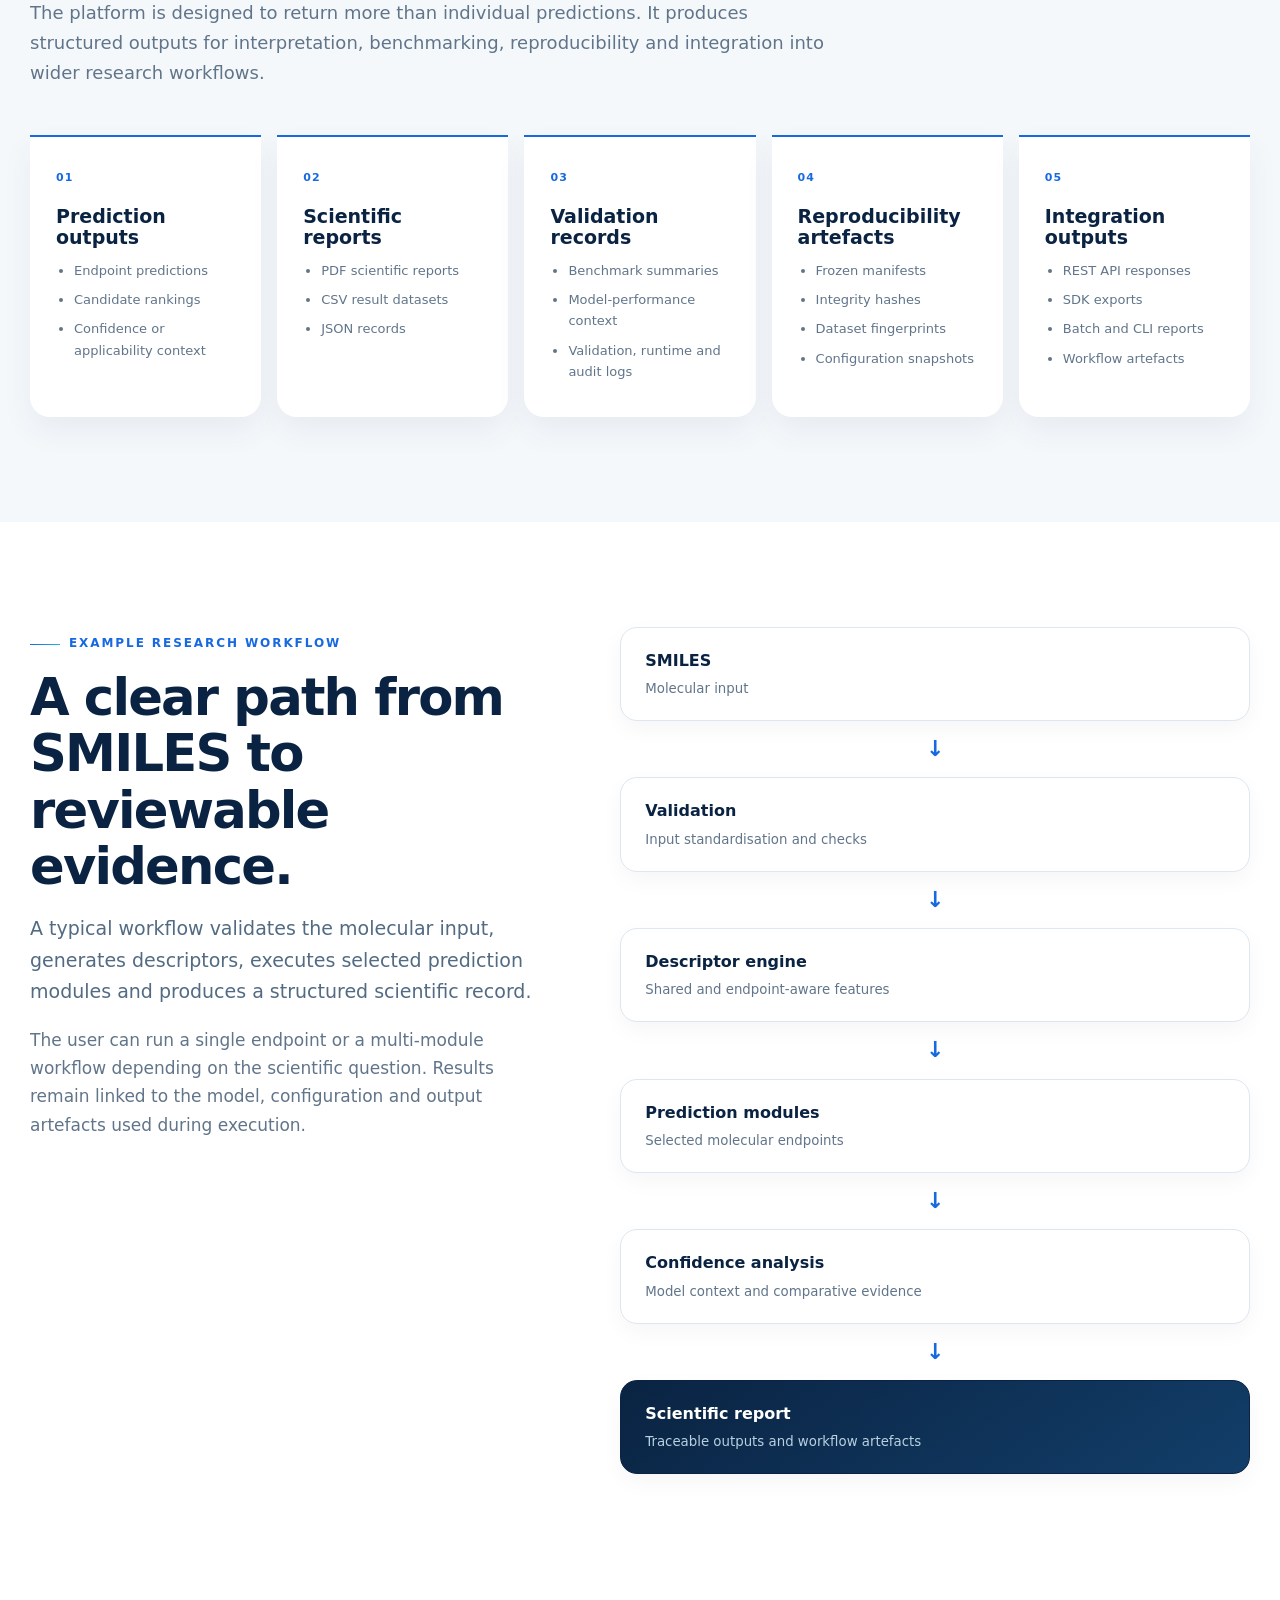
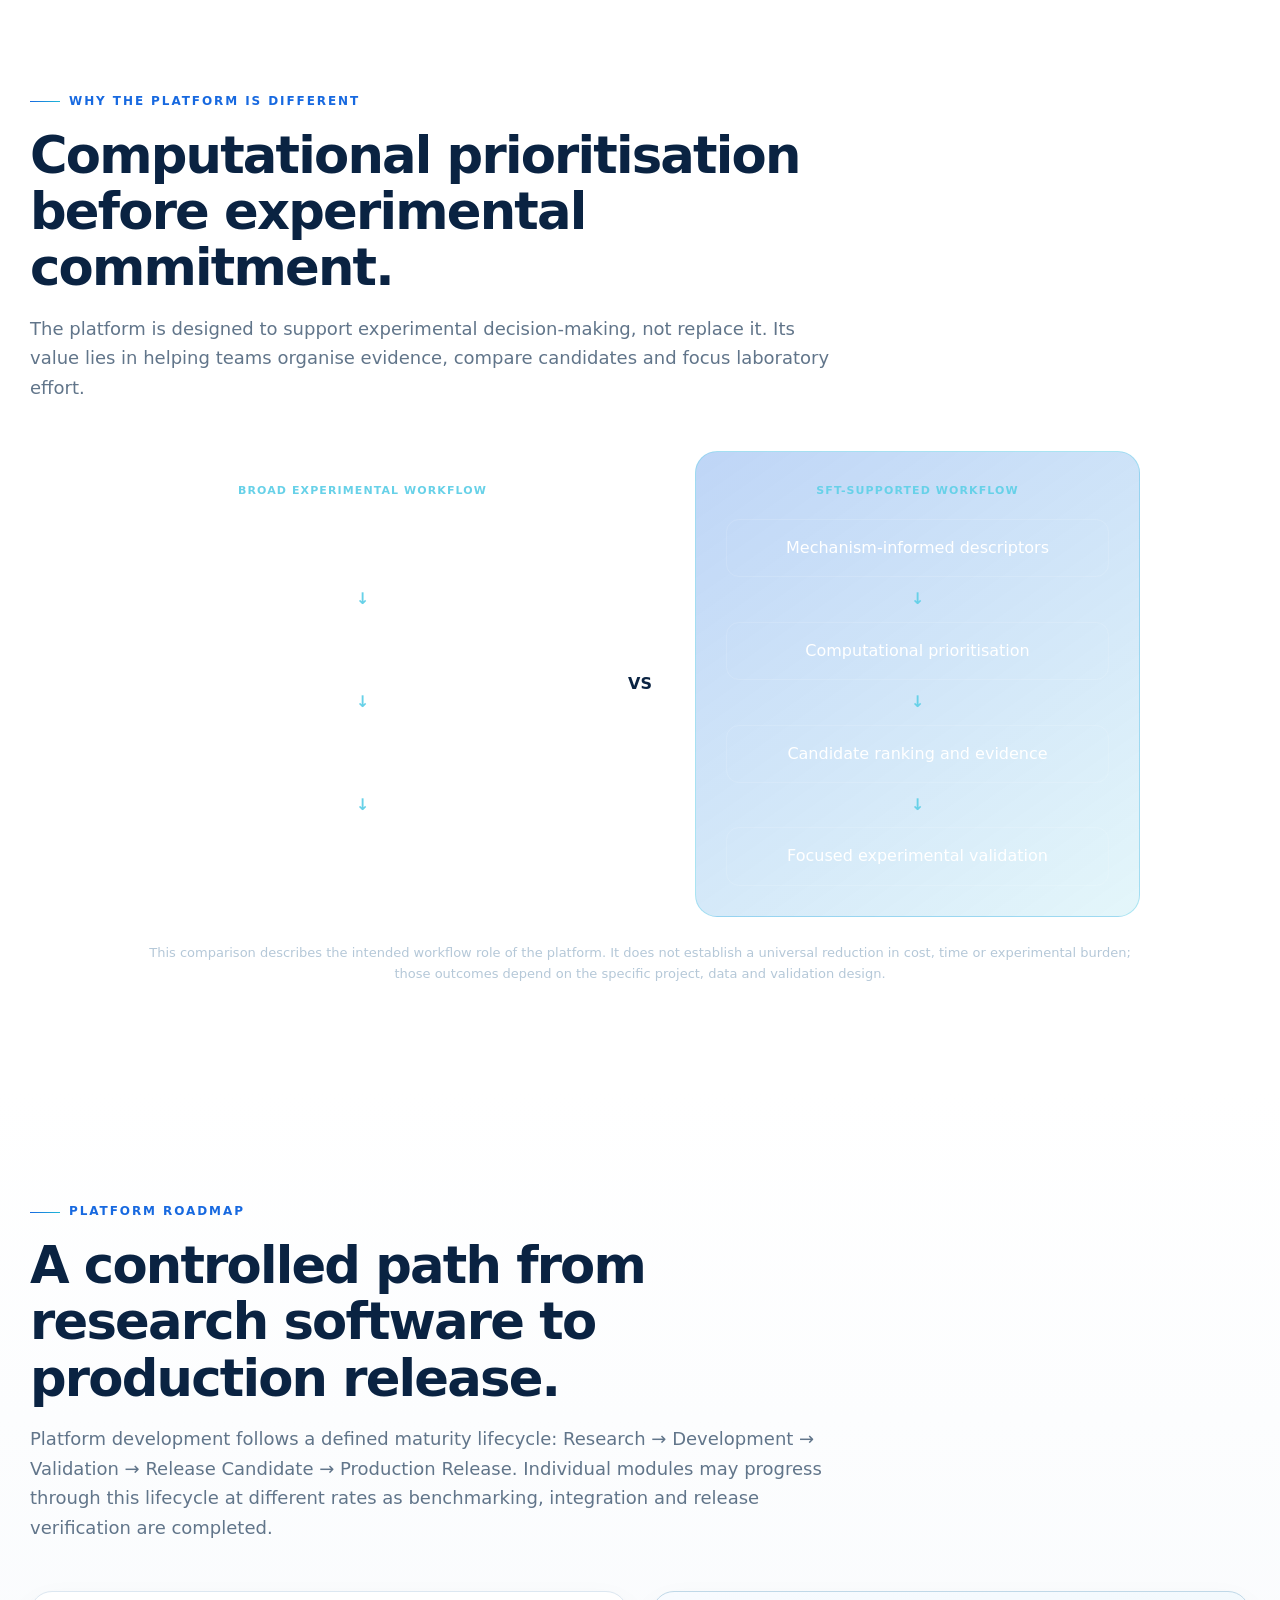
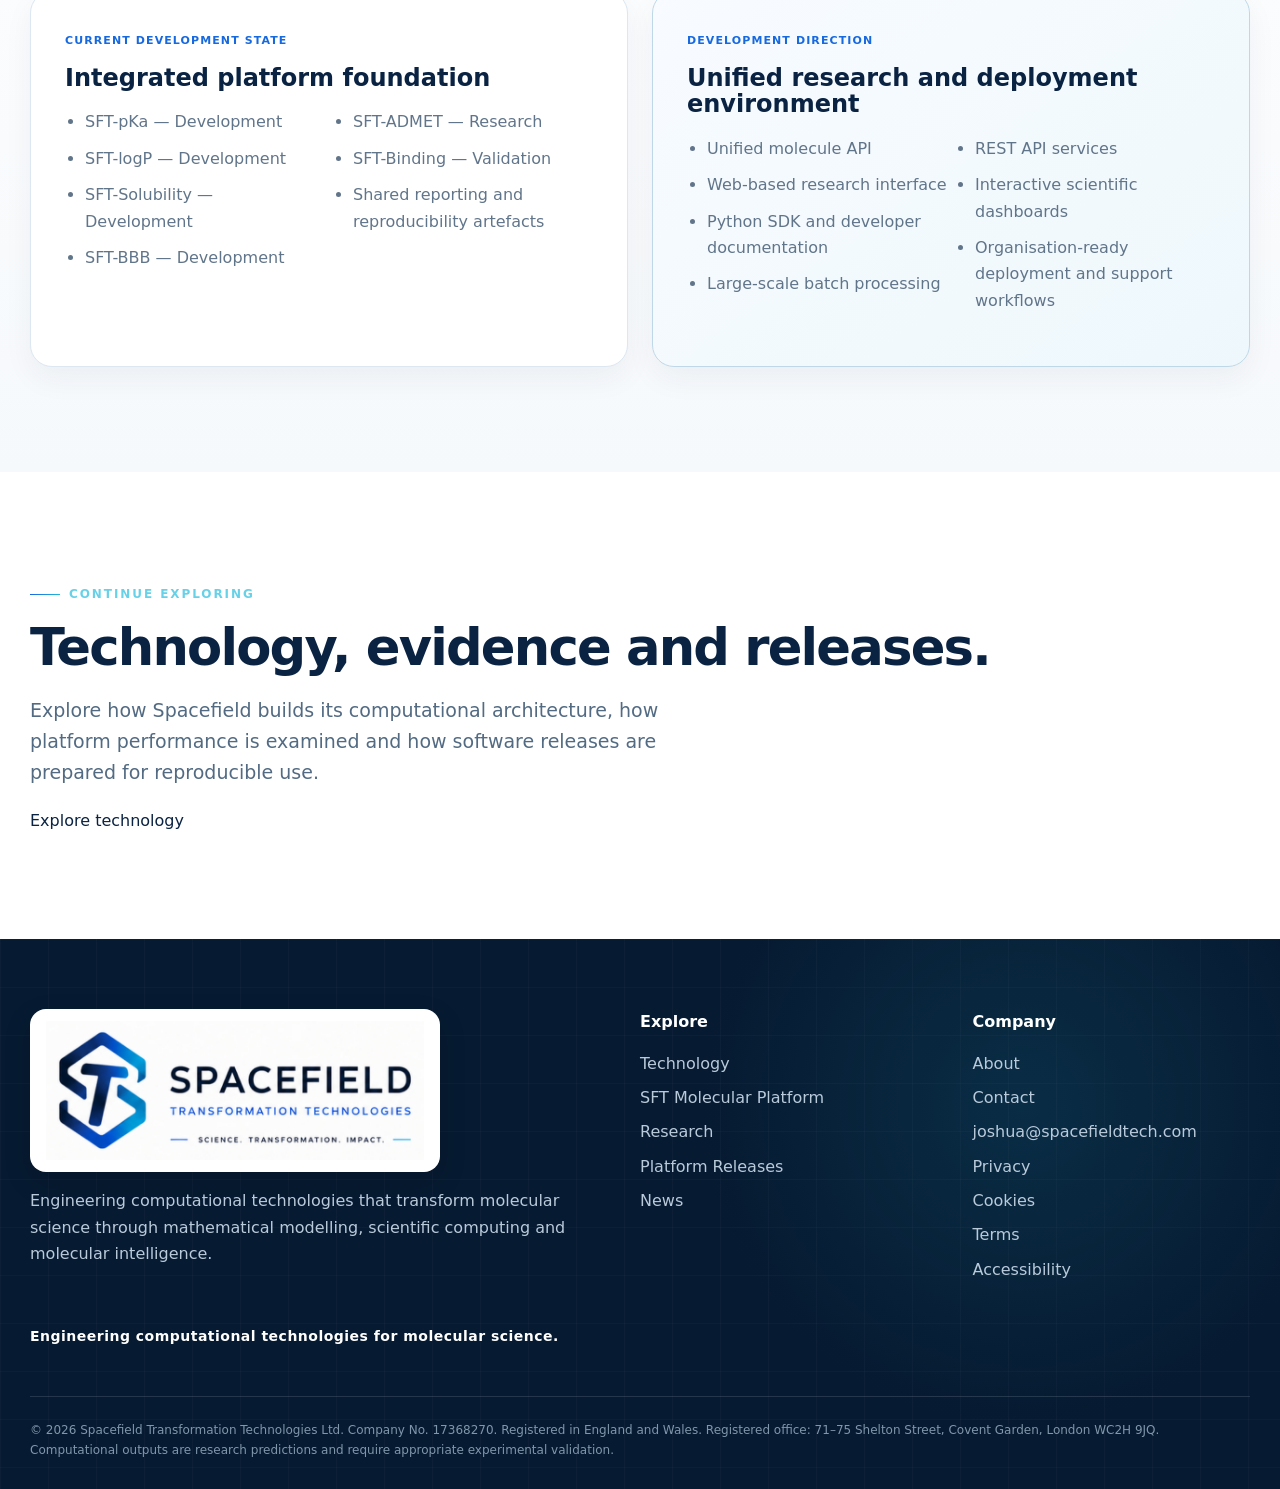
<file: platform.html>
<!DOCTYPE html>

<html lang="en">
<head>
<meta charset="utf-8"/>
<meta content="width=device-width,initial-scale=1" name="viewport"/>
<title>SFT Molecular Platform | Spacefield Transformation Technologies</title>
<meta content="Explore the SFT Molecular Platform, Spacefield's flagship computational application for molecular science and drug discovery research, integrating molecular prediction, candidate prioritisation, validation context and reproducible scientific workflows." name="description"/>
<link href="assets/img/favicon.ico" rel="icon" type="image/x-icon"/>
<link href="assets/img/favicon-32.png" rel="icon" sizes="32x32" type="image/png"/>
<link href="assets/img/apple-touch-icon.png" rel="apple-touch-icon" sizes="180x180"/>
<link href="assets/css/styles.css" rel="stylesheet"/>
<meta content="#0A2342" name="theme-color"/>
<link href="site.webmanifest" rel="manifest"/>
<link href="https://spacefieldtech.com/platform.html" rel="canonical"/>
<meta content="website" property="og:type"/>
<meta content="Spacefield Transformation Technologies" property="og:site_name"/>
<meta content="SFT Molecular Platform | Spacefield Transformation Technologies" property="og:title"/>
<meta content="Explore the SFT Molecular Platform, Spacefield's flagship computational application for molecular science and drug discovery research, integrating molecular prediction, candidate prioritisation, validation context and reproducible scientific workflows." property="og:description"/>
<meta content="https://spacefieldtech.com/platform.html" property="og:url"/>
<meta content="https://spacefieldtech.com/assets/img/spacefield-social-preview.png" property="og:image"/>
<meta content="1200" property="og:image:width"/>
<meta content="630" property="og:image:height"/>
<meta content="summary_large_image" name="twitter:card"/>
<meta content="SFT Molecular Platform | Spacefield Transformation Technologies" name="twitter:title"/>
<meta content="Explore the SFT Molecular Platform, Spacefield's flagship computational application for molecular science and drug discovery research, integrating molecular prediction, candidate prioritisation, validation context and reproducible scientific workflows." name="twitter:description"/>
<meta content="https://spacefieldtech.com/assets/img/spacefield-social-preview.png" name="twitter:image"/>
</head>
<body>
<header class="site-header">
<div class="container nav">
<a class="brand" href="index.html">
<img alt="Spacefield Transformation Technologies" class="brand-logo" src="assets/img/spacefield-logo-master.png"/>
</a>
<button aria-expanded="false" aria-label="Open navigation" class="menu-btn">☰</button>
<nav class="nav-links">
<a href="index.html">Home</a>
<a href="technology.html">Technology</a>
<a aria-current="page" href="platform.html">Platform</a>
<a href="research.html">Research</a>
<a href="releases.html">Releases</a>
<a href="about.html">Company</a>
<a href="news.html">News</a>
<a class="nav-cta" href="contact.html">Contact</a>
</nav>
</div>
</header>
<main>
<section class="page-hero platform-hero">
<div class="container platform-hero-grid">
<div>
<span class="eyebrow">Flagship application</span>
<h1>SFT Molecular Platform.</h1>
<p class="lead">An integrated computational platform for molecular property prediction, candidate prioritisation, scientific validation context and reproducible research workflows.</p>
<p class="platform-hero-copy">The platform brings shared molecular representations, endpoint-specific prediction modules, validation context and scientific reporting into one connected environment. It is designed to help researchers move from molecular input to reviewable computational evidence while keeping experimental validation central to the discovery process.</p>
<div class="hero-actions">
<a class="button" href="#platform-workflow">Explore the workflow</a>
<a class="button secondary" href="releases.html">View platform releases</a>
</div>
</div>
<div aria-label="SFT Molecular Platform architecture illustration" class="platform-hero-visual">
<div class="platform-visual-core">SFT</div>
<div class="platform-visual-ring ring-one"></div>
<div class="platform-visual-ring ring-two"></div>
<span class="platform-orbit-label platform-label-pka">pKa</span>
<span class="platform-orbit-label platform-label-logp">logP</span>
<span class="platform-orbit-label platform-label-sol">Solubility</span>
<span class="platform-orbit-label platform-label-bbb">BBB</span>
<span class="platform-orbit-label platform-label-admet">ADMET</span>
<span class="platform-orbit-label platform-label-binding">Binding</span>
</div>
</div>
</section>
<section class="section platform-overview">
<div class="container split-intro">
<div>
<span class="eyebrow">One connected environment</span>
<h2>More than six separate prediction tools.</h2>
</div>
<div class="technology-prose">
<p><strong>The SFT Molecular Platform is Spacefield Transformation Technologies Ltd's flagship computational application</strong> for molecular science and drug discovery research. It integrates shared molecular representations, endpoint-specific prediction models, controlled validation context and reproducible scientific reporting within one connected environment.</p>
<p>Its purpose is to reduce fragmentation across molecular prediction workflows. Researchers can move from common molecular input handling and shared computational representations to endpoint-specific models, candidate comparison and consistent scientific outputs without relying on disconnected tools.</p>
<p>The platform is being developed for academic and computational researchers, CRO and research teams, biotechnology companies and pharmaceutical R&amp;D organisations that need prediction workflows that remain traceable, benchmarkable and suitable for integration into wider scientific programmes.</p>
<div aria-label="SFT Molecular Platform intended research audiences" class="platform-audience-grid">
<article><strong>Academic &amp; computational researchers</strong><span>Single-molecule analysis, hypothesis development, candidate comparison and reproducible computational studies.</span></article>
<article><strong>CRO and research teams</strong><span>Batch prediction, shared reporting, candidate prioritisation and preparation for experimental evaluation.</span></article>
<article><strong>Biotechnology &amp; pharmaceutical R&amp;D</strong><span>Integrated prediction services, validation context and governed computational workflows for molecular research.</span></article>
</div>
</div>
</div>
</section>
<section class="section dark-section" id="platform-workflow">
<div class="container">
<div class="section-head">
<span class="eyebrow">Platform workflow</span>
<h2>From molecular input to reviewable scientific evidence.</h2>
<p>A connected workflow standardises molecular input, generates shared computational representations, applies endpoint-specific prediction models and returns structured outputs with validation context for scientific review.</p>
</div>
<div aria-label="SFT Molecular Platform computational workflow" class="platform-workflow-flow">
<article>
<span>01</span>
<h3>Molecular input</h3>
<p>Submit a SMILES string, molecular record or supported batch dataset through a defined interface.</p>
</article>
<b>↓</b>
<article>
<span>02</span>
<h3>Standardisation &amp; descriptors</h3>
<p>Molecular inputs are standardised and reproducible computational descriptors are generated.</p>
</article>
<b>↓</b>
<article class="workflow-accent">
<span>03</span>
<h3>SFT-Core</h3>
<p>Shared structure-aware and operator-inspired representations provide a common computational foundation.</p>
</article>
<b>↓</b>
<article>
<span>04</span>
<h3>Prediction modules</h3>
<p>Endpoint-specific models estimate molecular properties and generate comparative computational evidence.</p>
</article>
<b>↓</b>
<article>
<span>05</span>
<h3>Validation context</h3>
<p>Model identity, benchmark context, confidence information, scope and limitations remain attached to results.</p>
</article>
<b>↓</b>
<article>
<span>06</span>
<h3>Scientific outputs</h3>
<p>Predictions, rankings, reports and reproducibility artefacts support interpretation and experimental planning.</p>
</article>
</div>
</div>
</section>
<section class="section">
<div class="container">
<div class="section-head">
<span class="eyebrow">Integrated prediction modules</span>
<h2>Six endpoint technologies within one platform.</h2>
<p>Each module addresses a distinct molecular question while using shared platform services for input handling, descriptors, model execution, reporting and audit.</p>
</div>
<div aria-label="SFT Molecular Platform prediction modules" class="module-grid">
<article class="module-card">
<div class="module-card-head"><span class="module-symbol">pK<sub>a</sub></span><span class="status-badge">Development</span></div>
<h3>SFT-pKa</h3>
<p class="module-purpose">Predicts molecular ionisation behaviour and pKa-related properties using structure-aware computational representations and validated statistical modelling. Supports physicochemical analysis, molecular profiling and downstream prediction workflows.</p>
<p>Supports prediction of molecular pKa-related behaviour using structure-aware descriptors and validated statistical modelling.</p>
<dl><div><dt>Primary output</dt><dd>Predicted pKa values and contextual model information</dd></div><div><dt>Research use</dt><dd>Ionisation analysis, molecular comparison and downstream property interpretation</dd></div></dl>
</article>
<article class="module-card">
<div class="module-card-head"><span class="module-symbol">logP</span><span class="status-badge">Development</span></div>
<h3>SFT-logP</h3>
<p class="module-purpose">Predicts molecular lipophilicity and partitioning behaviour from molecular structure. Supports assessment of physicochemical balance, permeability-related behaviour and comparative candidate profiling.</p>
<p>Estimates partition behaviour through molecular descriptors designed to capture hydrophobic, polar and structural contributions.</p>
<dl><div><dt>Primary output</dt><dd>Predicted logP and associated reporting artefacts</dd></div><div><dt>Research use</dt><dd>Compound comparison, permeability context and formulation-oriented analysis</dd></div></dl>
</article>
<article class="module-card">
<div class="module-card-head"><span class="module-symbol">H₂O</span><span class="status-badge">Development</span></div>
<h3>SFT-Solubility</h3>
<p class="module-purpose">Predicts aqueous solubility from molecular structure and related physicochemical features. Supports early evaluation of molecular developability, formulation risk and comparative compound assessment.</p>
<p>Combines molecular structure, polarity, ionisation context and learned relationships to estimate aqueous behaviour.</p>
<dl><div><dt>Primary output</dt><dd>Predicted solubility with structured result records</dd></div><div><dt>Research use</dt><dd>Early developability assessment and candidate prioritisation</dd></div></dl>
</article>
<article class="module-card">
<div class="module-card-head"><span class="module-symbol">BBB</span><span class="status-badge">Development</span></div>
<h3>SFT-BBB</h3>
<p class="module-purpose">Predicts blood-brain barrier permeability using molecular structure, polarity, lipophilicity and related transport-informed features. Supports prioritisation of compounds for central nervous system research.</p>
<p>Evaluates structural and physicochemical patterns associated with central nervous system permeability.</p>
<dl><div><dt>Primary output</dt><dd>BBB class or probability-based prediction</dd></div><div><dt>Research use</dt><dd>CNS-oriented screening and comparative permeability assessment</dd></div></dl>
</article>
<article class="module-card">
<div class="module-card-head"><span class="module-symbol">ADME</span><span class="status-badge status-research">Research</span></div>
<h3>SFT-ADMET</h3>
<p class="module-purpose">Supports computational assessment of absorption, distribution, metabolism, excretion and toxicity-related properties using endpoint-specific models. Provides early developability context for candidate comparison and research prioritisation.</p>
<p>Provides a multi-endpoint framework for evaluating selected pharmacokinetic and safety-related molecular properties.</p>
<dl><div><dt>Primary output</dt><dd>Endpoint predictions, summaries and comparative records</dd></div><div><dt>Research use</dt><dd>Multi-parameter review and early risk-oriented prioritisation</dd></div></dl>
</article>
<article class="module-card">
<div class="module-card-head"><span class="module-symbol">K<sub>d</sub></span><span class="status-badge status-validation">Validation</span></div>
<h3>SFT-Binding</h3>
<p class="module-purpose">Supports target-specific protein-ligand affinity modelling using ligand, protein and interaction-aware computational representations. Helps compare and prioritise candidate compounds for further experimental evaluation.</p>
<p>Combines ligand descriptors, protein representations and interaction-aware modelling for binding prediction workflows.</p>
<dl><div><dt>Primary output</dt><dd>Predicted affinity or ranked ligand–target evidence</dd></div><div><dt>Research use</dt><dd>Target-specific candidate comparison and computational screening</dd></div></dl>
</article>
</div>
<p class="scientific-boundary-note"><strong>Scientific position:</strong> Computational predictions generated by the SFT Molecular Platform support molecular analysis, candidate prioritisation and hypothesis generation. They do not replace chemical synthesis, laboratory testing, biological assays, safety studies or independent experimental validation.</p>
</div>
</section>
<section class="section architecture-section">
<div class="container">
<div class="section-head">
<span class="eyebrow">Unified platform architecture</span>
<h2>Shared foundations, endpoint-specific intelligence.</h2>
<p>The architecture keeps common platform functions central while allowing each molecular endpoint to retain specialised descriptors, models and validation records.</p>
</div>
<div aria-label="Unified SFT Molecular Platform architecture" class="unified-architecture">
<div class="architecture-top">
<span>Standardised molecular input</span>
<b>↓</b>
<article><strong>SFT-Core</strong><small>Shared molecular representations and platform services</small></article>
</div>
<div class="architecture-connector">│</div>
<div class="architecture-modules">
<article><strong>SFT-pKa</strong><small>Ionisation</small></article>
<article><strong>SFT-logP</strong><small>Lipophilicity</small></article>
<article><strong>SFT-Solubility</strong><small>Aqueous behaviour</small></article>
<article><strong>SFT-BBB</strong><small>Permeability</small></article>
<article><strong>SFT-ADMET</strong><small>Multi-endpoint properties</small></article>
<article><strong>SFT-Binding</strong><small>Ligand–target affinity</small></article>
</div>
<div class="architecture-connector">│</div>
<div class="architecture-reporting">
<article><strong>Unified reporting engine</strong><small>Consistent CSV, JSON, PDF, logs, manifests and integration outputs</small></article>
<b>↓</b>
<span>Traceable scientific reports and workflow artefacts</span>
</div>
</div>
</div>
</section>
<section class="section platform-output-section">
<div class="container">
<div class="section-head">
<span class="eyebrow">Scientific outputs</span>
<h2>Structured outputs for scientific review and integration.</h2>
<p>The platform is designed to return more than individual predictions. It produces structured outputs for interpretation, benchmarking, reproducibility and integration into wider research workflows.</p>
</div>
<div aria-label="SFT Molecular Platform scientific output categories" class="output-category-grid">
<article>
<span>01</span>
<h3>Prediction outputs</h3>
<ul><li>Endpoint predictions</li><li>Candidate rankings</li><li>Confidence or applicability context</li></ul>
</article>
<article>
<span>02</span>
<h3>Scientific reports</h3>
<ul><li>PDF scientific reports</li><li>CSV result datasets</li><li>JSON records</li></ul>
</article>
<article>
<span>03</span>
<h3>Validation records</h3>
<ul><li>Benchmark summaries</li><li>Model-performance context</li><li>Validation, runtime and audit logs</li></ul>
</article>
<article>
<span>04</span>
<h3>Reproducibility artefacts</h3>
<ul><li>Frozen manifests</li><li>Integrity hashes</li><li>Dataset fingerprints</li><li>Configuration snapshots</li></ul>
</article>
<article>
<span>05</span>
<h3>Integration outputs</h3>
<ul><li>REST API responses</li><li>SDK exports</li><li>Batch and CLI reports</li><li>Workflow artefacts</li></ul>
</article>
</div>
</div>
</section>
<section class="section">
<div class="container research-workflow-grid">
<div>
<span class="eyebrow">Example research workflow</span>
<h2>A clear path from SMILES to reviewable evidence.</h2>
<p class="lead">A typical workflow validates the molecular input, generates descriptors, executes selected prediction modules and produces a structured scientific record.</p>
<p>The user can run a single endpoint or a multi-module workflow depending on the scientific question. Results remain linked to the model, configuration and output artefacts used during execution.</p>
</div>
<div class="research-flowchart">
<article><span>SMILES</span><small>Molecular input</small></article>
<b>↓</b>
<article><span>Validation</span><small>Input standardisation and checks</small></article>
<b>↓</b>
<article><span>Descriptor engine</span><small>Shared and endpoint-aware features</small></article>
<b>↓</b>
<article><span>Prediction modules</span><small>Selected molecular endpoints</small></article>
<b>↓</b>
<article><span>Confidence analysis</span><small>Model context and comparative evidence</small></article>
<b>↓</b>
<article class="flowchart-accent"><span>Scientific report</span><small>Traceable outputs and workflow artefacts</small></article>
</div>
</div>
</section>
<section class="section dark-section difference-section">
<div class="container">
<div class="section-head">
<span class="eyebrow">Why the platform is different</span>
<h2>Computational prioritisation before experimental commitment.</h2>
<p>The platform is designed to support experimental decision-making, not replace it. Its value lies in helping teams organise evidence, compare candidates and focus laboratory effort.</p>
</div>
<div class="workflow-comparison">
<article>
<span class="comparison-label">Broad experimental workflow</span>
<div>Large candidate space</div><b>↓</b>
<div>Experimental screening</div><b>↓</b>
<div>High resource demand</div><b>↓</b>
<div>Longer iteration cycles</div>
</article>
<div class="comparison-versus">VS</div>
<article class="comparison-accent">
<span class="comparison-label">SFT-supported workflow</span>
<div>Mechanism-informed descriptors</div><b>↓</b>
<div>Computational prioritisation</div><b>↓</b>
<div>Candidate ranking and evidence</div><b>↓</b>
<div>Focused experimental validation</div>
</article>
</div>
<p class="comparison-disclaimer">This comparison describes the intended workflow role of the platform. It does not establish a universal reduction in cost, time or experimental burden; those outcomes depend on the specific project, data and validation design.</p>
</div>
</section>
<section class="section platform-roadmap-section">
<div class="container">
<div class="section-head">
<span class="eyebrow">Platform roadmap</span>
<h2>A controlled path from research software to production release.</h2>
<p>Platform development follows a defined maturity lifecycle: Research → Development → Validation → Release Candidate → Production Release. Individual modules may progress through this lifecycle at different rates as benchmarking, integration and release verification are completed.</p>
</div>
<div aria-label="SFT Molecular Platform development roadmap" class="roadmap-columns">
<article>
<span class="roadmap-label">Current development state</span>
<h3>Integrated platform foundation</h3>
<ul><li>SFT-pKa — Development</li><li>SFT-logP — Development</li><li>SFT-Solubility — Development</li><li>SFT-BBB — Development</li><li>SFT-ADMET — Research</li><li>SFT-Binding — Validation</li><li>Shared reporting and reproducibility artefacts</li></ul>
</article>
<article class="roadmap-future">
<span class="roadmap-label">Development direction</span>
<h3>Unified research and deployment environment</h3>
<ul><li>Unified molecule API</li><li>Web-based research interface</li><li>Python SDK and developer documentation</li><li>Large-scale batch processing</li><li>REST API services</li><li>Interactive scientific dashboards</li><li>Organisation-ready deployment and support workflows</li></ul>
</article>
</div>
</div>
</section>
<section class="section dark-section platform-cta">
<div class="container">
<span class="eyebrow">Continue exploring</span>
<h2>Technology, evidence and releases.</h2>
<p class="lead">Explore how Spacefield builds its computational architecture, how platform performance is examined and how software releases are prepared for reproducible use.</p>
<div class="hero-actions">
<a class="button light-button" href="technology.html">Explore technology</a>
<a class="button dark-secondary" href="research.html">View research</a>
<a class="button dark-secondary" href="releases.html">Platform releases</a>
<a class="button dark-secondary" href="contact.html">Contact Spacefield</a>
</div>
</div>
</section>
</main>
<footer class="site-footer">
<div class="container">
<div class="footer-grid">
<div>
<img alt="Spacefield Transformation Technologies" class="footer-logo" src="assets/img/spacefield-logo-master.png"/>
<p>Engineering computational technologies that transform molecular science through mathematical modelling, scientific computing and molecular intelligence.</p>
</div>
<div>
<div class="footer-title">Explore</div>
<div class="footer-links">
<a href="technology.html">Technology</a>
<a href="platform.html">SFT Molecular Platform</a>
<a href="research.html">Research</a>
<a href="releases.html">Platform Releases</a>
<a href="news.html">News</a>
</div>
</div>
<div>
<div class="footer-title">Company</div>
<div class="footer-links">
<a href="about.html">About</a>
<a href="contact.html">Contact</a>
<a href="mailto:joshua@spacefieldtech.com">joshua@spacefieldtech.com</a>
<a href="privacy.html">Privacy</a>
<a href="cookies.html">Cookies</a>
<a href="terms.html">Terms</a>
<a href="accessibility.html">Accessibility</a>
</div>
</div>
</div>
<div class="footer-signature">Engineering computational technologies for molecular science.</div>
<div class="legal">© <span data-year=""></span> Spacefield Transformation Technologies Ltd. Company No. 17368270. Registered in England and Wales. Registered office: 71–75 Shelton Street, Covent Garden, London WC2H 9JQ. Computational outputs are research predictions and require appropriate experimental validation.</div>
</div>
</footer>
<script src="assets/js/main.js"></script>
</body>
</html>
</file>
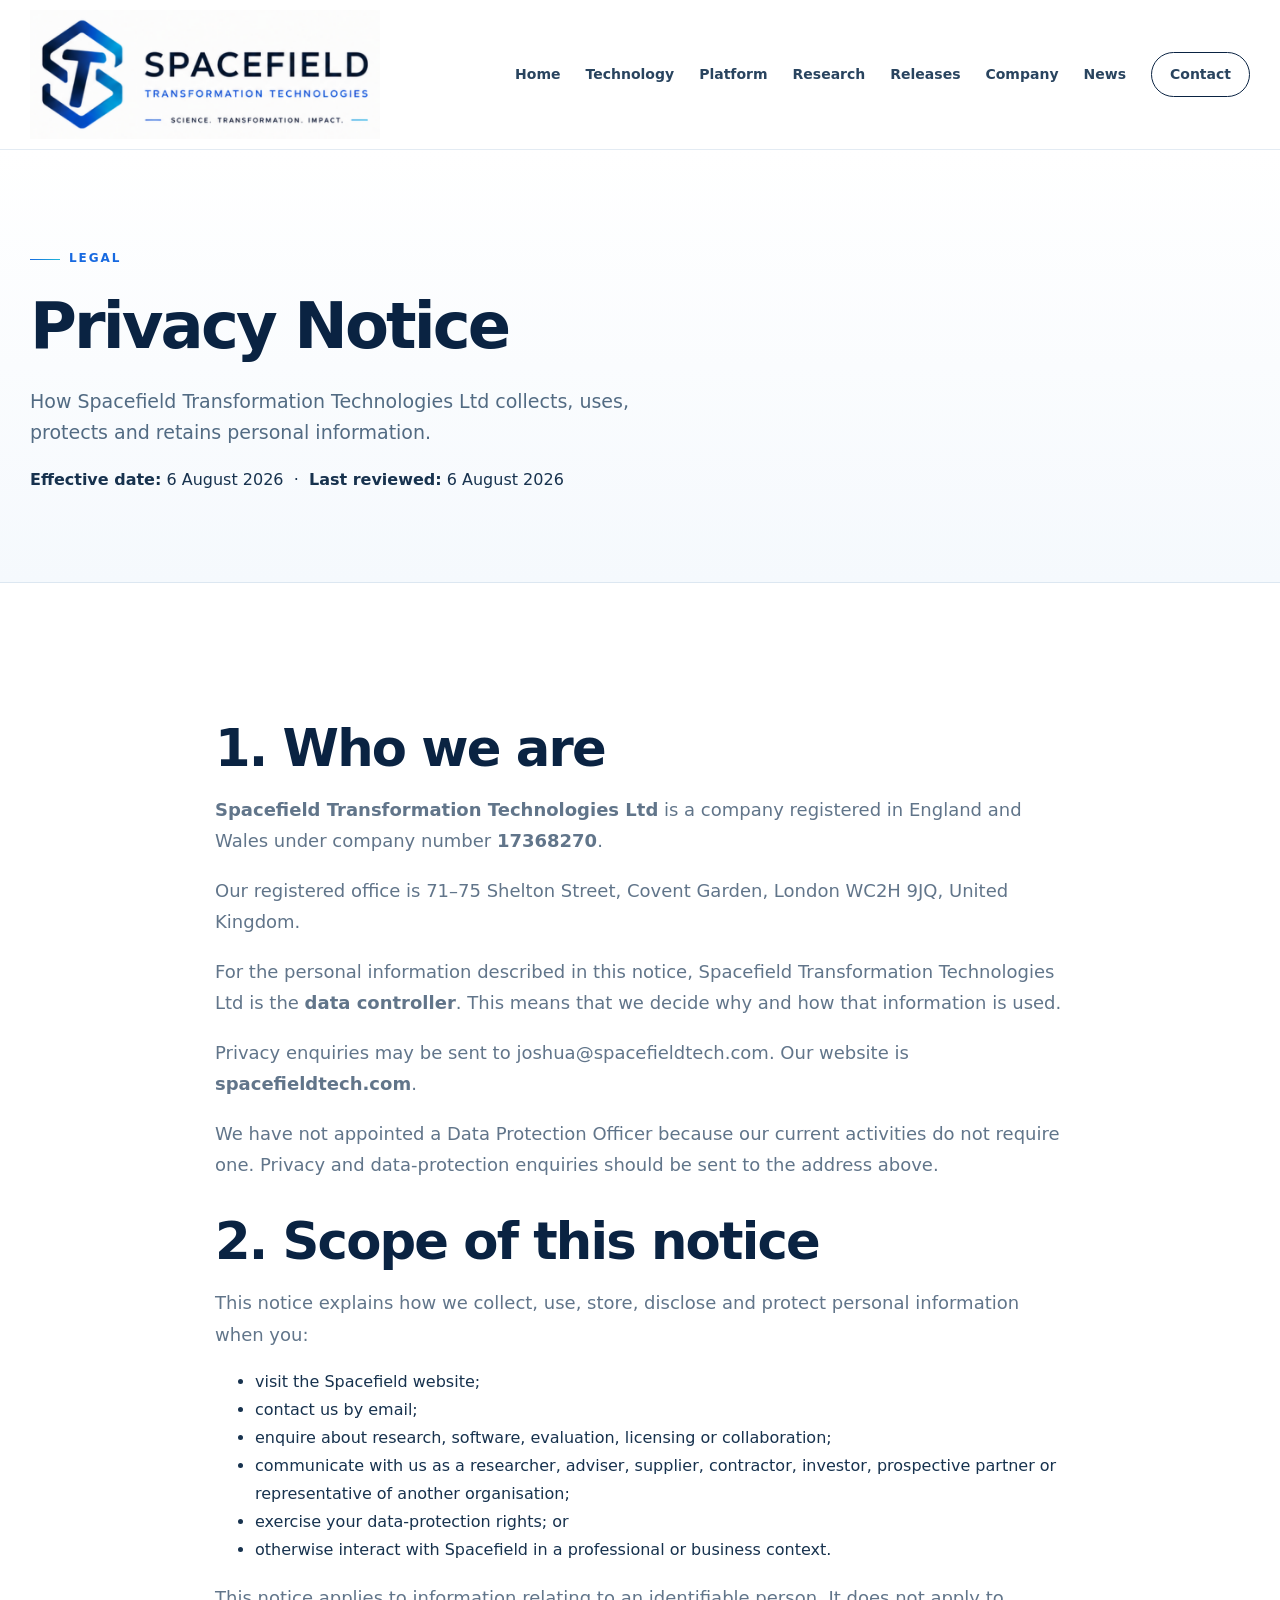
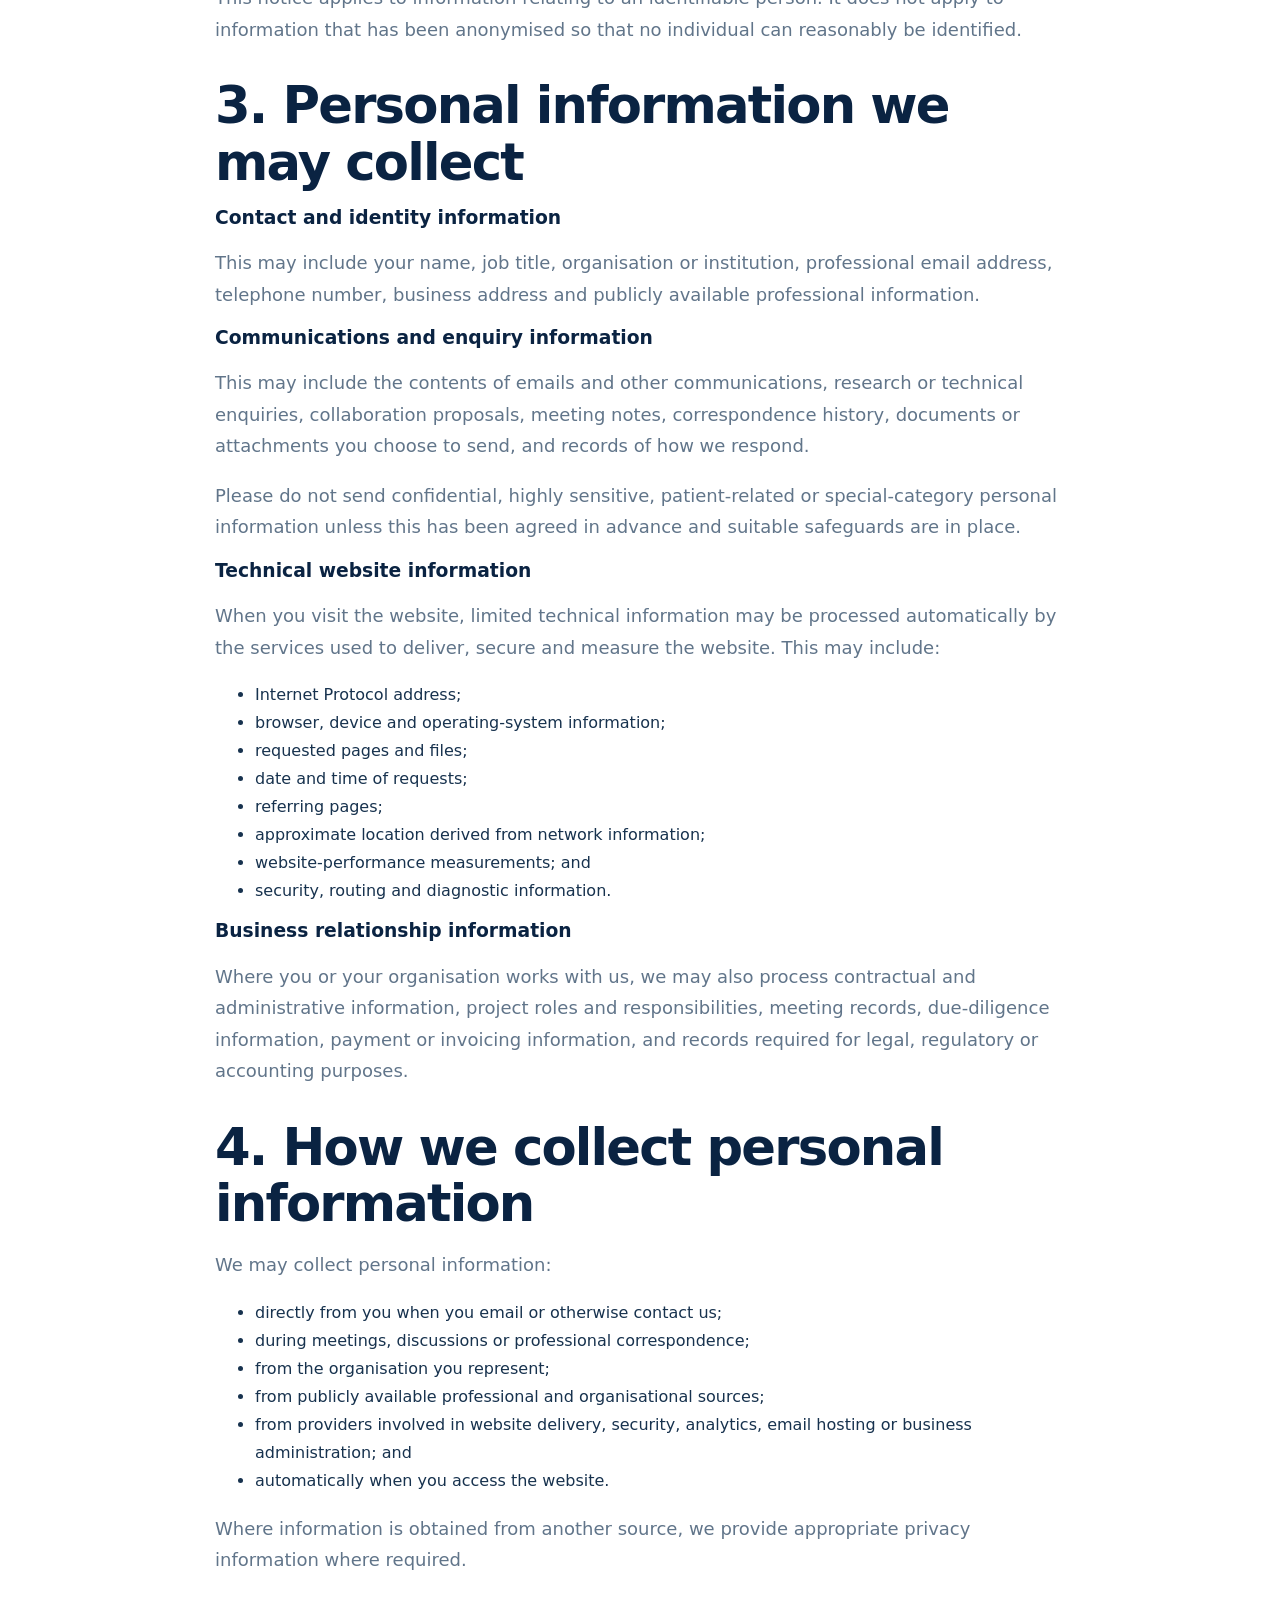
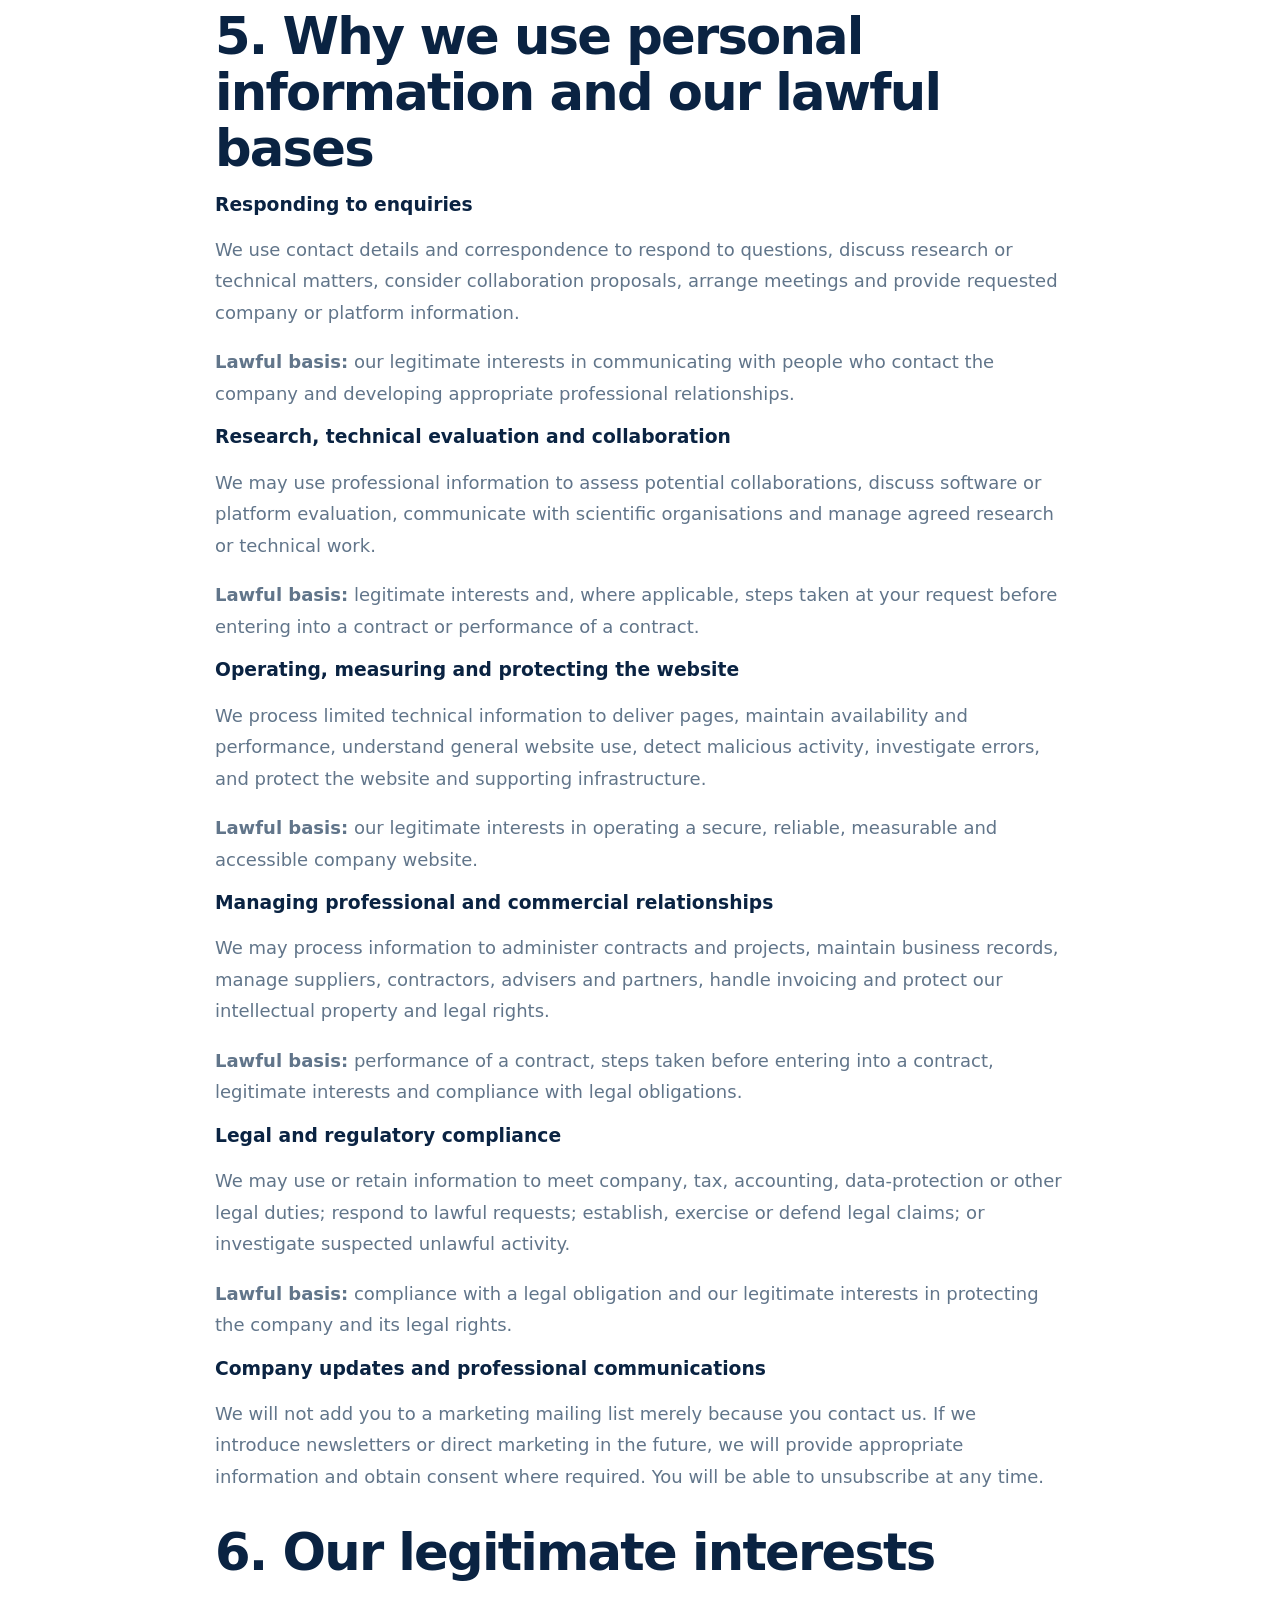
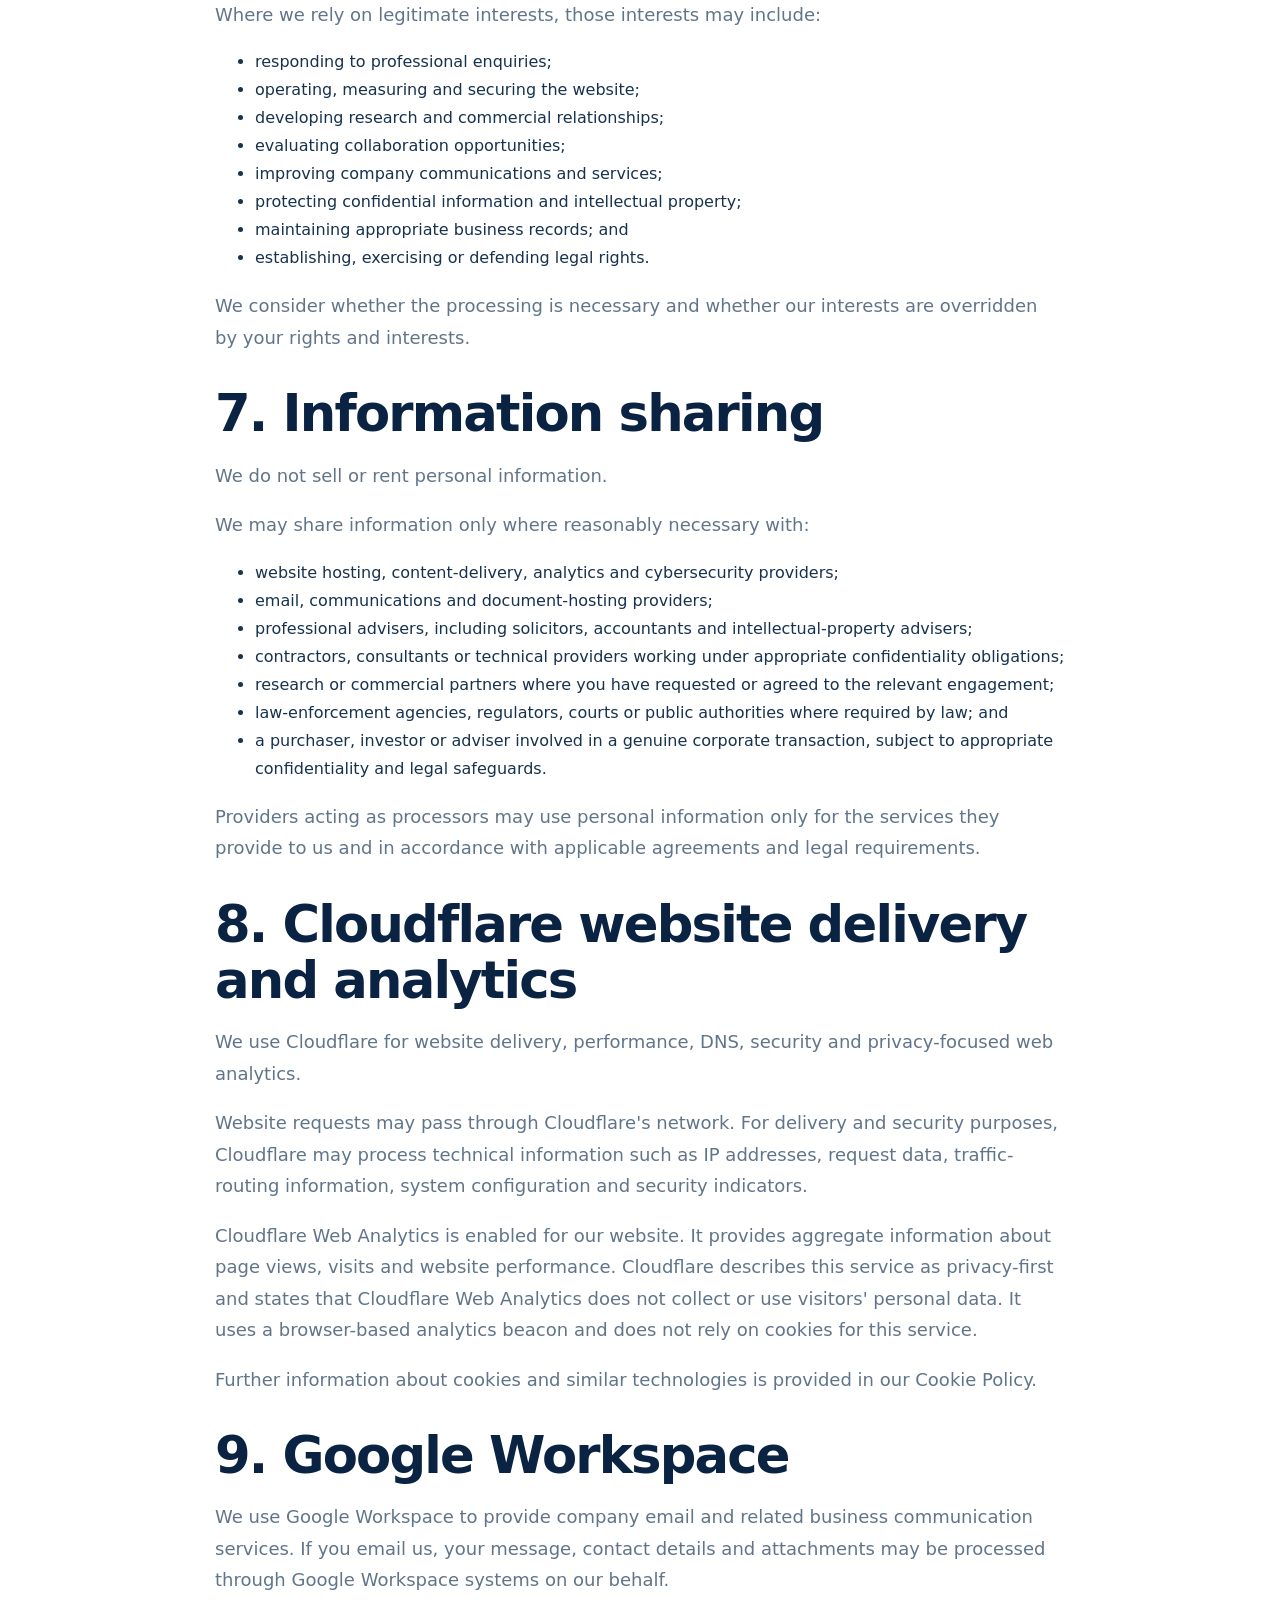
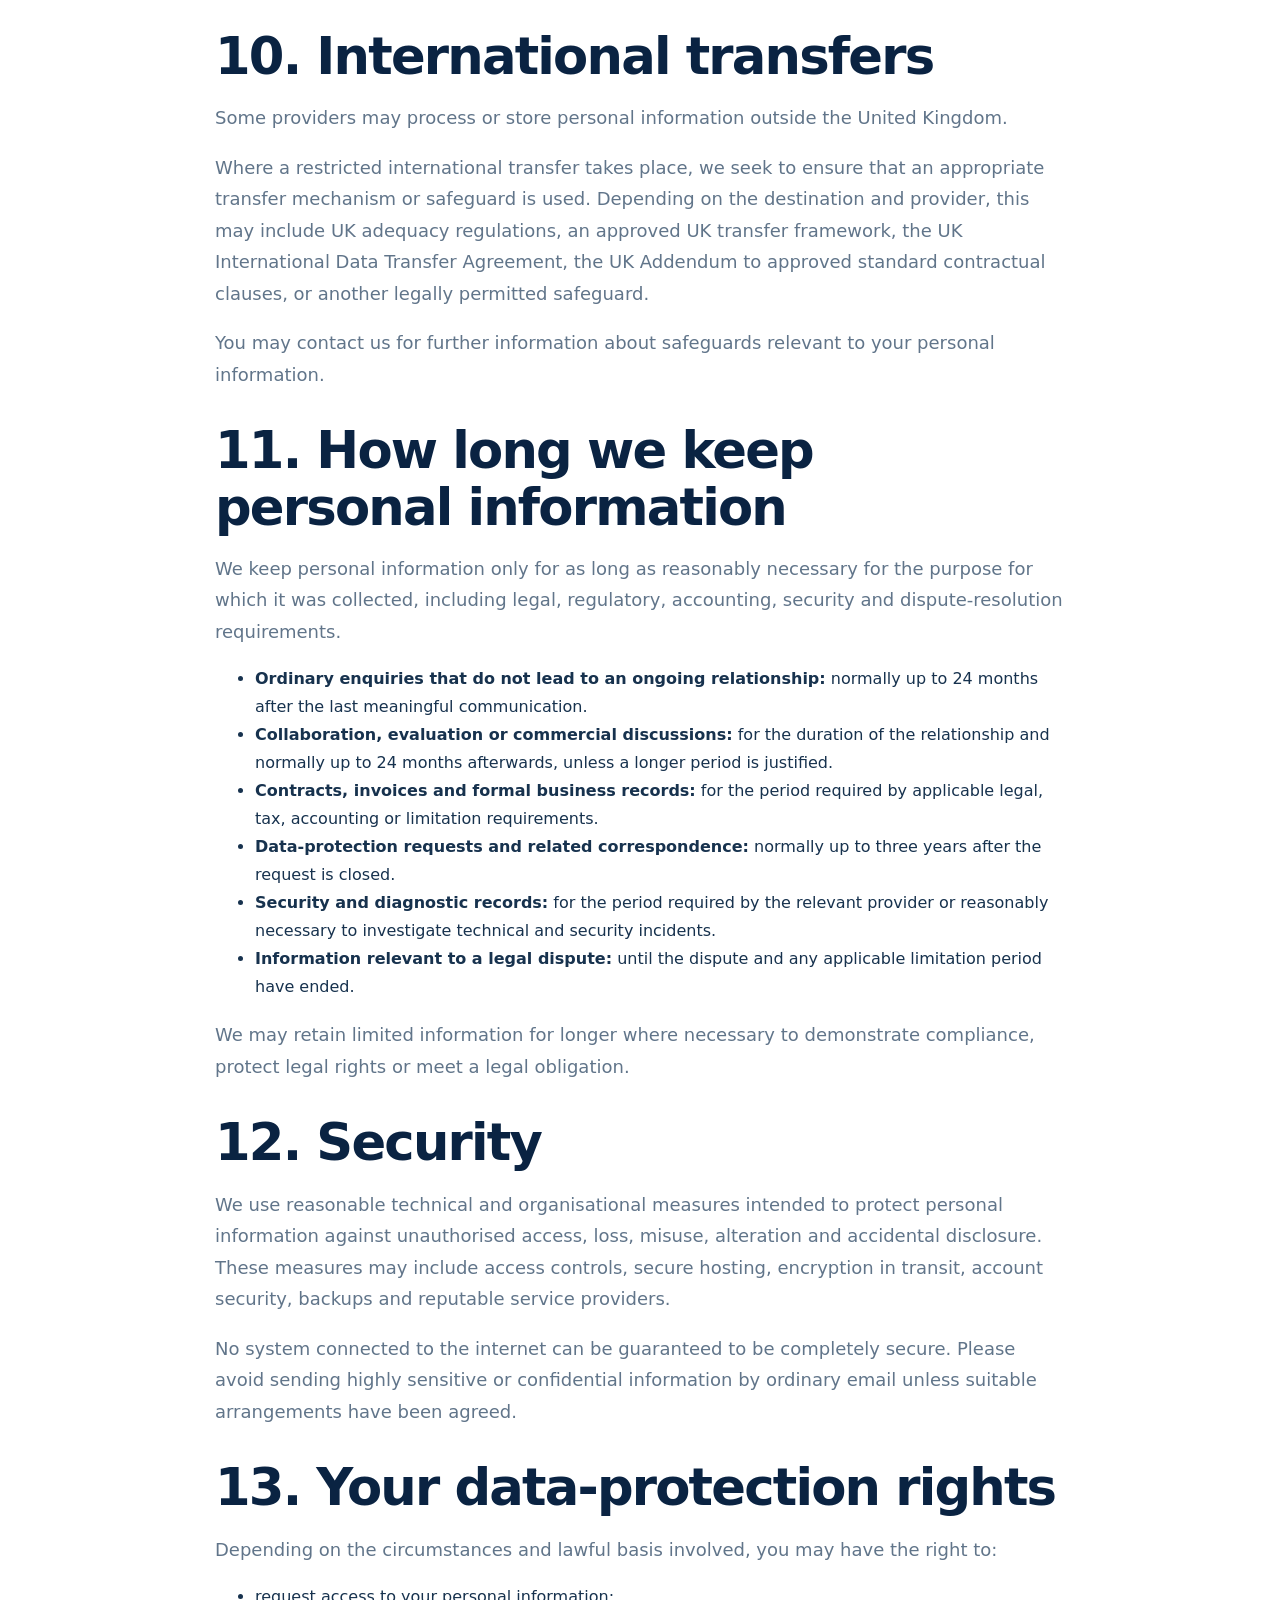
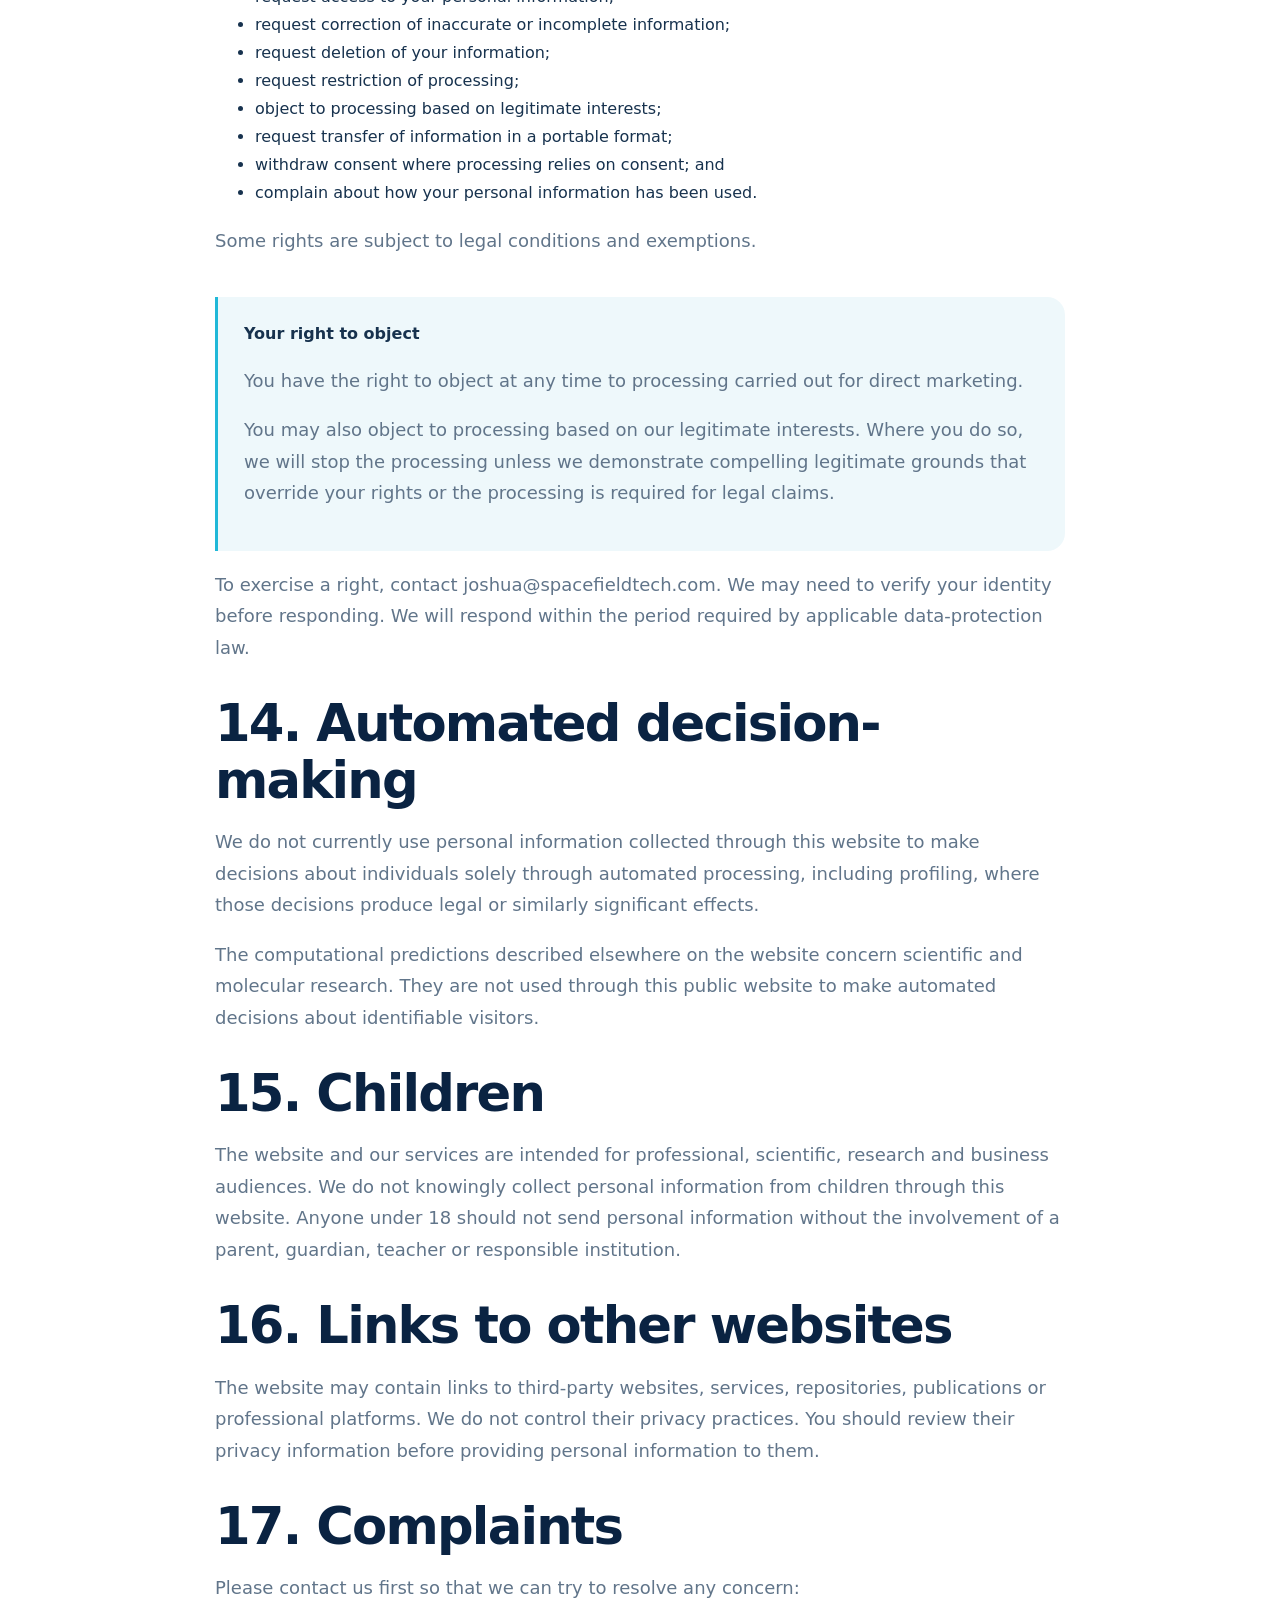
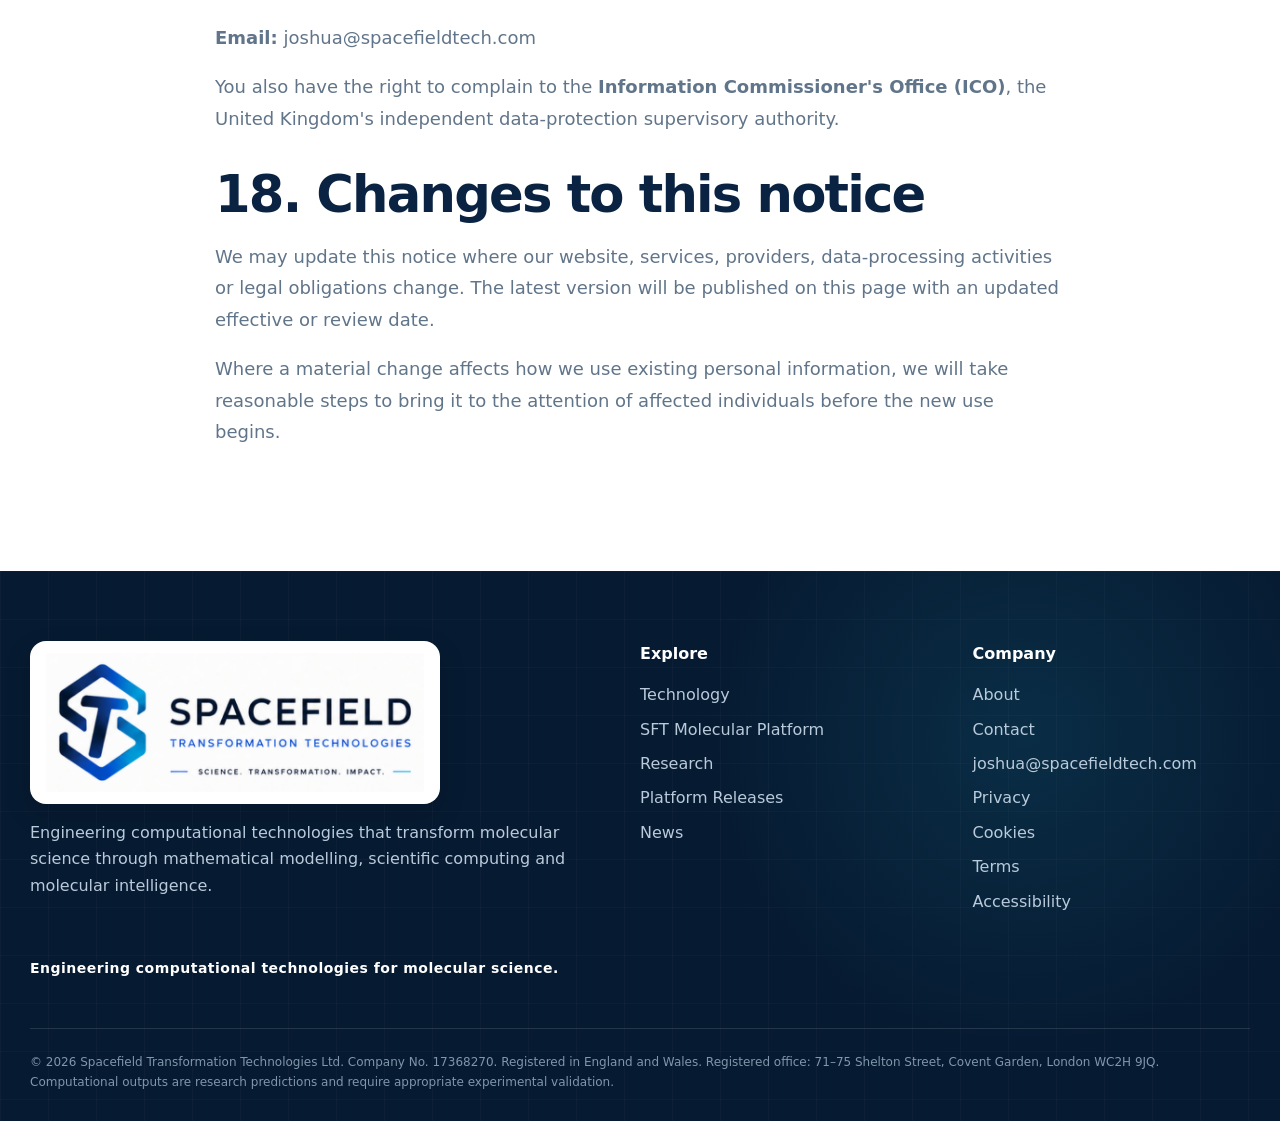
<file: privacy.html>
<!DOCTYPE html>
<html lang="en"><head><meta charset="utf-8"/><meta content="width=device-width,initial-scale=1" name="viewport"/><title>Privacy Notice | Spacefield Transformation Technologies</title><meta content="How Spacefield Transformation Technologies Ltd collects, uses, protects and retains personal information." name="description"/><link href="assets/img/favicon.ico" rel="icon" type="image/x-icon"/><link href="assets/img/favicon-32.png" rel="icon" sizes="32x32" type="image/png"/><link href="assets/img/apple-touch-icon.png" rel="apple-touch-icon" sizes="180x180"/><link href="assets/css/styles.css" rel="stylesheet"/><meta content="#0A2342" name="theme-color"/><link href="site.webmanifest" rel="manifest"/><link href="https://spacefieldtech.com/privacy.html" rel="canonical"/><meta content="website" property="og:type"/><meta content="Spacefield Transformation Technologies" property="og:site_name"/><meta content="Privacy Notice | Spacefield Transformation Technologies" property="og:title"/><meta content="How Spacefield Transformation Technologies Ltd collects, uses, protects and retains personal information." property="og:description"/><meta content="https://spacefieldtech.com/privacy.html" property="og:url"/><meta content="https://spacefieldtech.com/assets/img/spacefield-social-preview.png" property="og:image"/><meta content="1200" property="og:image:width"/><meta content="630" property="og:image:height"/><meta content="summary_large_image" name="twitter:card"/><meta content="Privacy Notice | Spacefield Transformation Technologies" name="twitter:title"/><meta content="How Spacefield Transformation Technologies Ltd collects, uses, protects and retains personal information." name="twitter:description"/><meta content="https://spacefieldtech.com/assets/img/spacefield-social-preview.png" name="twitter:image"/></head><body><header class="site-header"><div class="container nav"><a class="brand" href="index.html"><img alt="Spacefield Transformation Technologies" class="brand-logo" src="assets/img/spacefield-logo-master.png"/></a><button aria-expanded="false" aria-label="Open navigation" class="menu-btn">☰</button><nav class="nav-links"><a href="index.html">Home</a><a href="technology.html">Technology</a><a href="platform.html">Platform</a><a href="research.html">Research</a><a href="releases.html">Releases</a><a href="about.html">Company</a><a href="news.html">News</a><a class="nav-cta" href="contact.html">Contact</a></nav></div></header><main id="main-content">
<section class="page-hero">
<div class="container">
<span class="eyebrow">Legal</span>
<h1>Privacy Notice</h1>
<p class="lead">How Spacefield Transformation Technologies Ltd collects, uses, protects and retains personal information.</p>
<p><strong>Effective date:</strong> 6 August 2026  ·  <strong>Last reviewed:</strong> 6 August 2026</p>
</div>
</section>
<section class="section">
<div class="container prose">
<h2>1. Who we are</h2>
<p><strong>Spacefield Transformation Technologies Ltd</strong> is a company registered in England and Wales under company number <strong>17368270</strong>.</p>
<p>Our registered office is 71–75 Shelton Street, Covent Garden, London WC2H 9JQ, United Kingdom.</p>
<p>For the personal information described in this notice, Spacefield Transformation Technologies Ltd is the <strong>data controller</strong>. This means that we decide why and how that information is used.</p>
<p>Privacy enquiries may be sent to <a href="mailto:joshua@spacefieldtech.com">joshua@spacefieldtech.com</a>. Our website is <strong>spacefieldtech.com</strong>.</p>
<p>We have not appointed a Data Protection Officer because our current activities do not require one. Privacy and data-protection enquiries should be sent to the address above.</p>
<h2>2. Scope of this notice</h2>
<p>This notice explains how we collect, use, store, disclose and protect personal information when you:</p>
<ul>
<li>visit the Spacefield website;</li>
<li>contact us by email;</li>
<li>enquire about research, software, evaluation, licensing or collaboration;</li>
<li>communicate with us as a researcher, adviser, supplier, contractor, investor, prospective partner or representative of another organisation;</li>
<li>exercise your data-protection rights; or</li>
<li>otherwise interact with Spacefield in a professional or business context.</li>
</ul>
<p>This notice applies to information relating to an identifiable person. It does not apply to information that has been anonymised so that no individual can reasonably be identified.</p>
<h2>3. Personal information we may collect</h2>
<h3>Contact and identity information</h3>
<p>This may include your name, job title, organisation or institution, professional email address, telephone number, business address and publicly available professional information.</p>
<h3>Communications and enquiry information</h3>
<p>This may include the contents of emails and other communications, research or technical enquiries, collaboration proposals, meeting notes, correspondence history, documents or attachments you choose to send, and records of how we respond.</p>
<p>Please do not send confidential, highly sensitive, patient-related or special-category personal information unless this has been agreed in advance and suitable safeguards are in place.</p>
<h3>Technical website information</h3>
<p>When you visit the website, limited technical information may be processed automatically by the services used to deliver, secure and measure the website. This may include:</p>
<ul>
<li>Internet Protocol address;</li>
<li>browser, device and operating-system information;</li>
<li>requested pages and files;</li>
<li>date and time of requests;</li>
<li>referring pages;</li>
<li>approximate location derived from network information;</li>
<li>website-performance measurements; and</li>
<li>security, routing and diagnostic information.</li>
</ul>
<h3>Business relationship information</h3>
<p>Where you or your organisation works with us, we may also process contractual and administrative information, project roles and responsibilities, meeting records, due-diligence information, payment or invoicing information, and records required for legal, regulatory or accounting purposes.</p>
<h2>4. How we collect personal information</h2>
<p>We may collect personal information:</p>
<ul>
<li>directly from you when you email or otherwise contact us;</li>
<li>during meetings, discussions or professional correspondence;</li>
<li>from the organisation you represent;</li>
<li>from publicly available professional and organisational sources;</li>
<li>from providers involved in website delivery, security, analytics, email hosting or business administration; and</li>
<li>automatically when you access the website.</li>
</ul>
<p>Where information is obtained from another source, we provide appropriate privacy information where required.</p>
<h2>5. Why we use personal information and our lawful bases</h2>
<h3>Responding to enquiries</h3>
<p>We use contact details and correspondence to respond to questions, discuss research or technical matters, consider collaboration proposals, arrange meetings and provide requested company or platform information.</p>
<p><strong>Lawful basis:</strong> our legitimate interests in communicating with people who contact the company and developing appropriate professional relationships.</p>
<h3>Research, technical evaluation and collaboration</h3>
<p>We may use professional information to assess potential collaborations, discuss software or platform evaluation, communicate with scientific organisations and manage agreed research or technical work.</p>
<p><strong>Lawful basis:</strong> legitimate interests and, where applicable, steps taken at your request before entering into a contract or performance of a contract.</p>
<h3>Operating, measuring and protecting the website</h3>
<p>We process limited technical information to deliver pages, maintain availability and performance, understand general website use, detect malicious activity, investigate errors, and protect the website and supporting infrastructure.</p>
<p><strong>Lawful basis:</strong> our legitimate interests in operating a secure, reliable, measurable and accessible company website.</p>
<h3>Managing professional and commercial relationships</h3>
<p>We may process information to administer contracts and projects, maintain business records, manage suppliers, contractors, advisers and partners, handle invoicing and protect our intellectual property and legal rights.</p>
<p><strong>Lawful basis:</strong> performance of a contract, steps taken before entering into a contract, legitimate interests and compliance with legal obligations.</p>
<h3>Legal and regulatory compliance</h3>
<p>We may use or retain information to meet company, tax, accounting, data-protection or other legal duties; respond to lawful requests; establish, exercise or defend legal claims; or investigate suspected unlawful activity.</p>
<p><strong>Lawful basis:</strong> compliance with a legal obligation and our legitimate interests in protecting the company and its legal rights.</p>
<h3>Company updates and professional communications</h3>
<p>We will not add you to a marketing mailing list merely because you contact us. If we introduce newsletters or direct marketing in the future, we will provide appropriate information and obtain consent where required. You will be able to unsubscribe at any time.</p>
<h2>6. Our legitimate interests</h2>
<p>Where we rely on legitimate interests, those interests may include:</p>
<ul>
<li>responding to professional enquiries;</li>
<li>operating, measuring and securing the website;</li>
<li>developing research and commercial relationships;</li>
<li>evaluating collaboration opportunities;</li>
<li>improving company communications and services;</li>
<li>protecting confidential information and intellectual property;</li>
<li>maintaining appropriate business records; and</li>
<li>establishing, exercising or defending legal rights.</li>
</ul>
<p>We consider whether the processing is necessary and whether our interests are overridden by your rights and interests.</p>
<h2>7. Information sharing</h2>
<p>We do not sell or rent personal information.</p>
<p>We may share information only where reasonably necessary with:</p>
<ul>
<li>website hosting, content-delivery, analytics and cybersecurity providers;</li>
<li>email, communications and document-hosting providers;</li>
<li>professional advisers, including solicitors, accountants and intellectual-property advisers;</li>
<li>contractors, consultants or technical providers working under appropriate confidentiality obligations;</li>
<li>research or commercial partners where you have requested or agreed to the relevant engagement;</li>
<li>law-enforcement agencies, regulators, courts or public authorities where required by law; and</li>
<li>a purchaser, investor or adviser involved in a genuine corporate transaction, subject to appropriate confidentiality and legal safeguards.</li>
</ul>
<p>Providers acting as processors may use personal information only for the services they provide to us and in accordance with applicable agreements and legal requirements.</p>
<h2>8. Cloudflare website delivery and analytics</h2>
<p>We use Cloudflare for website delivery, performance, DNS, security and privacy-focused web analytics.</p>
<p>Website requests may pass through Cloudflare's network. For delivery and security purposes, Cloudflare may process technical information such as IP addresses, request data, traffic-routing information, system configuration and security indicators.</p>
<p>Cloudflare Web Analytics is enabled for our website. It provides aggregate information about page views, visits and website performance. Cloudflare describes this service as privacy-first and states that Cloudflare Web Analytics does not collect or use visitors' personal data. It uses a browser-based analytics beacon and does not rely on cookies for this service.</p>
<p>Further information about cookies and similar technologies is provided in our <a href="cookies.html">Cookie Policy</a>.</p>
<h2>9. Google Workspace</h2>
<p>We use Google Workspace to provide company email and related business communication services. If you email us, your message, contact details and attachments may be processed through Google Workspace systems on our behalf.</p>
<h2>10. International transfers</h2>
<p>Some providers may process or store personal information outside the United Kingdom.</p>
<p>Where a restricted international transfer takes place, we seek to ensure that an appropriate transfer mechanism or safeguard is used. Depending on the destination and provider, this may include UK adequacy regulations, an approved UK transfer framework, the UK International Data Transfer Agreement, the UK Addendum to approved standard contractual clauses, or another legally permitted safeguard.</p>
<p>You may contact us for further information about safeguards relevant to your personal information.</p>
<h2>11. How long we keep personal information</h2>
<p>We keep personal information only for as long as reasonably necessary for the purpose for which it was collected, including legal, regulatory, accounting, security and dispute-resolution requirements.</p>
<ul>
<li><strong>Ordinary enquiries that do not lead to an ongoing relationship:</strong> normally up to 24 months after the last meaningful communication.</li>
<li><strong>Collaboration, evaluation or commercial discussions:</strong> for the duration of the relationship and normally up to 24 months afterwards, unless a longer period is justified.</li>
<li><strong>Contracts, invoices and formal business records:</strong> for the period required by applicable legal, tax, accounting or limitation requirements.</li>
<li><strong>Data-protection requests and related correspondence:</strong> normally up to three years after the request is closed.</li>
<li><strong>Security and diagnostic records:</strong> for the period required by the relevant provider or reasonably necessary to investigate technical and security incidents.</li>
<li><strong>Information relevant to a legal dispute:</strong> until the dispute and any applicable limitation period have ended.</li>
</ul>
<p>We may retain limited information for longer where necessary to demonstrate compliance, protect legal rights or meet a legal obligation.</p>
<h2>12. Security</h2>
<p>We use reasonable technical and organisational measures intended to protect personal information against unauthorised access, loss, misuse, alteration and accidental disclosure. These measures may include access controls, secure hosting, encryption in transit, account security, backups and reputable service providers.</p>
<p>No system connected to the internet can be guaranteed to be completely secure. Please avoid sending highly sensitive or confidential information by ordinary email unless suitable arrangements have been agreed.</p>
<h2>13. Your data-protection rights</h2>
<p>Depending on the circumstances and lawful basis involved, you may have the right to:</p>
<ul>
<li>request access to your personal information;</li>
<li>request correction of inaccurate or incomplete information;</li>
<li>request deletion of your information;</li>
<li>request restriction of processing;</li>
<li>object to processing based on legitimate interests;</li>
<li>request transfer of information in a portable format;</li>
<li>withdraw consent where processing relies on consent; and</li>
<li>complain about how your personal information has been used.</li>
</ul>
<p>Some rights are subject to legal conditions and exemptions.</p>
<div class="notice">
<strong>Your right to object</strong>
<p>You have the right to object at any time to processing carried out for direct marketing.</p>
<p>You may also object to processing based on our legitimate interests. Where you do so, we will stop the processing unless we demonstrate compelling legitimate grounds that override your rights or the processing is required for legal claims.</p>
</div>
<p>To exercise a right, contact <a href="mailto:joshua@spacefieldtech.com">joshua@spacefieldtech.com</a>. We may need to verify your identity before responding. We will respond within the period required by applicable data-protection law.</p>
<h2>14. Automated decision-making</h2>
<p>We do not currently use personal information collected through this website to make decisions about individuals solely through automated processing, including profiling, where those decisions produce legal or similarly significant effects.</p>
<p>The computational predictions described elsewhere on the website concern scientific and molecular research. They are not used through this public website to make automated decisions about identifiable visitors.</p>
<h2>15. Children</h2>
<p>The website and our services are intended for professional, scientific, research and business audiences. We do not knowingly collect personal information from children through this website. Anyone under 18 should not send personal information without the involvement of a parent, guardian, teacher or responsible institution.</p>
<h2>16. Links to other websites</h2>
<p>The website may contain links to third-party websites, services, repositories, publications or professional platforms. We do not control their privacy practices. You should review their privacy information before providing personal information to them.</p>
<h2>17. Complaints</h2>
<p>Please contact us first so that we can try to resolve any concern:</p>
<p><strong>Email:</strong> <a href="mailto:joshua@spacefieldtech.com">joshua@spacefieldtech.com</a></p>
<p>You also have the right to complain to the <strong>Information Commissioner's Office (ICO)</strong>, the United Kingdom's independent data-protection supervisory authority.</p>
<h2>18. Changes to this notice</h2>
<p>We may update this notice where our website, services, providers, data-processing activities or legal obligations change. The latest version will be published on this page with an updated effective or review date.</p>
<p>Where a material change affects how we use existing personal information, we will take reasonable steps to bring it to the attention of affected individuals before the new use begins.</p>
</div>
</section>
</main><footer class="site-footer"><div class="container"><div class="footer-grid"><div><img alt="Spacefield Transformation Technologies" class="footer-logo" src="assets/img/spacefield-logo-master.png"/><p>Engineering computational technologies that transform molecular science through mathematical modelling, scientific computing and molecular intelligence.</p></div><div><div class="footer-title">Explore</div><div class="footer-links"><a href="technology.html">Technology</a><a href="platform.html">SFT Molecular Platform</a><a href="research.html">Research</a><a href="releases.html">Platform Releases</a><a href="news.html">News</a></div></div><div><div class="footer-title">Company</div><div class="footer-links"><a href="about.html">About</a><a href="contact.html">Contact</a><a href="mailto:joshua@spacefieldtech.com">joshua@spacefieldtech.com</a><a href="privacy.html">Privacy</a><a href="cookies.html">Cookies</a><a href="terms.html">Terms</a><a href="accessibility.html">Accessibility</a></div></div></div><div class="footer-signature">Engineering computational technologies for molecular science.</div><div class="legal">© <span data-year=""></span> Spacefield Transformation Technologies Ltd. Company No. 17368270. Registered in England and Wales. Registered office: 71–75 Shelton Street, Covent Garden, London WC2H 9JQ. Computational outputs are research predictions and require appropriate experimental validation.</div></div></footer><script src="assets/js/main.js"></script></body></html>
</file>
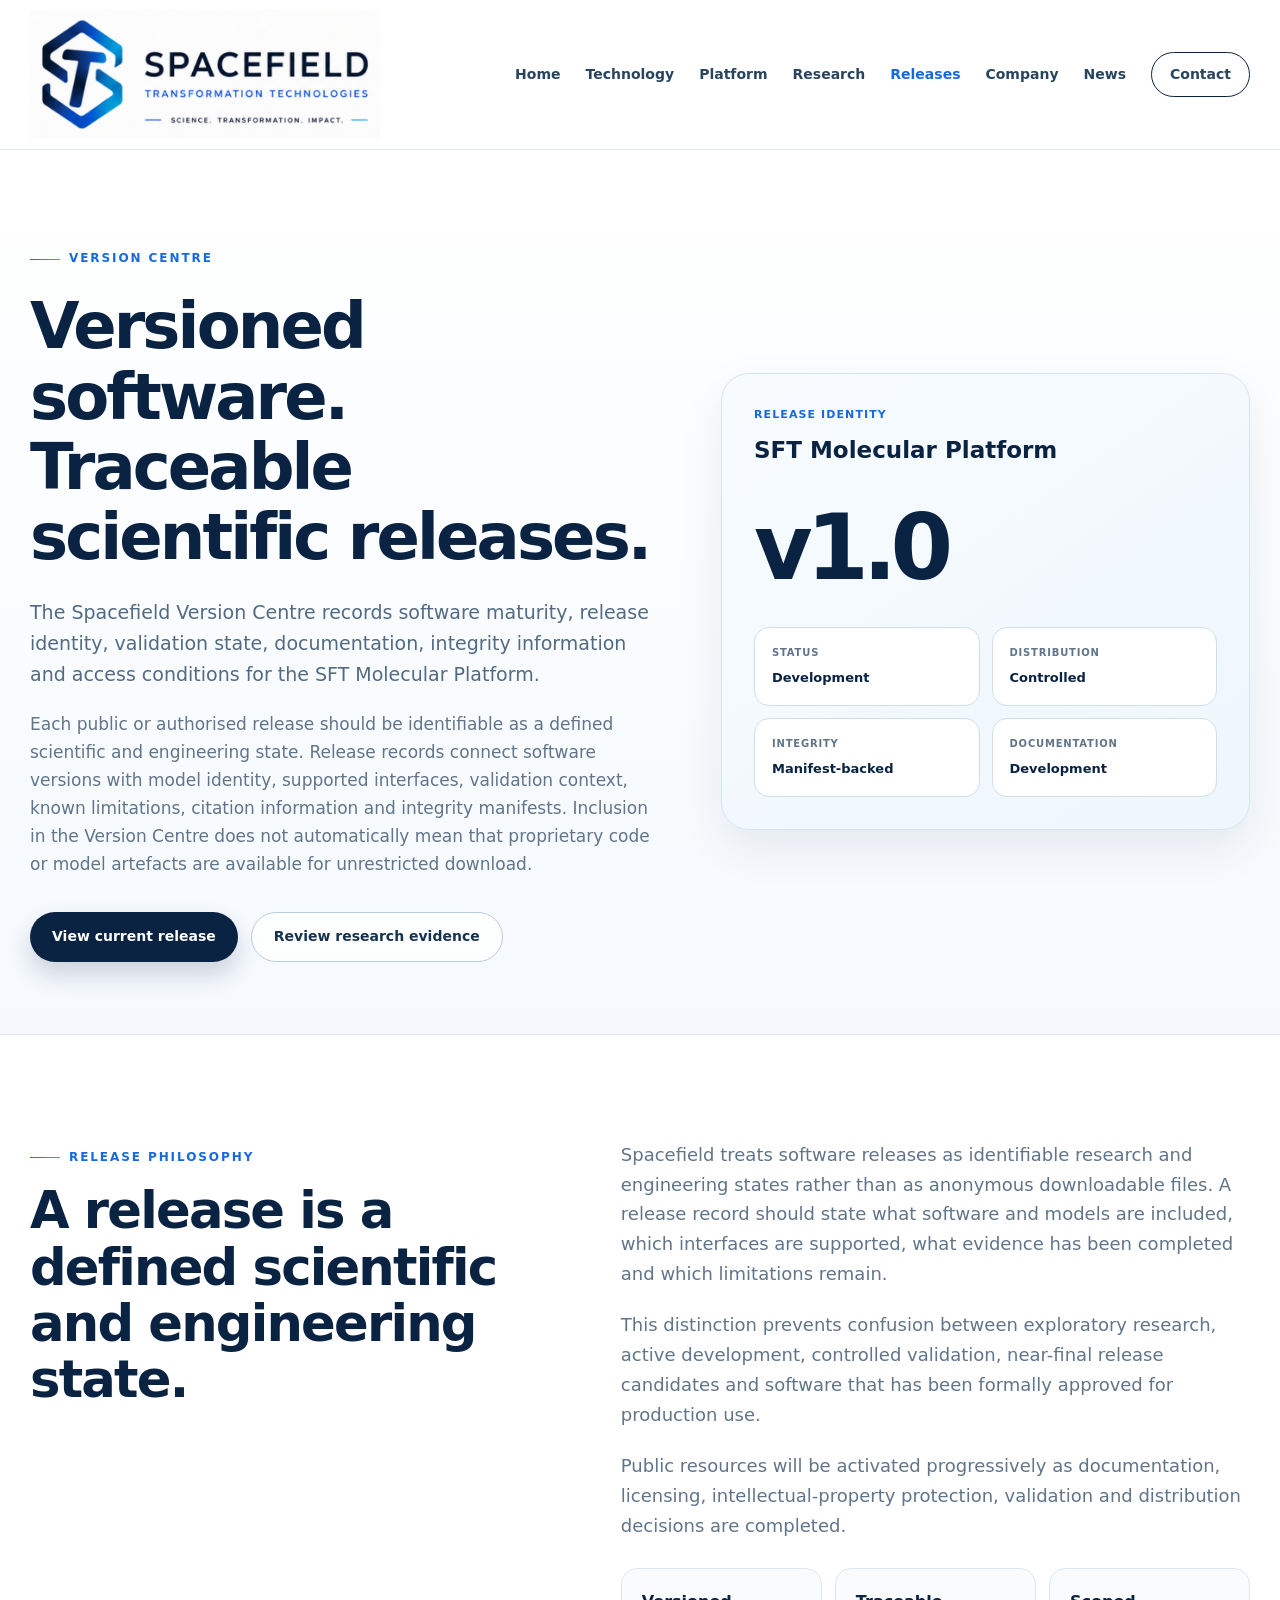
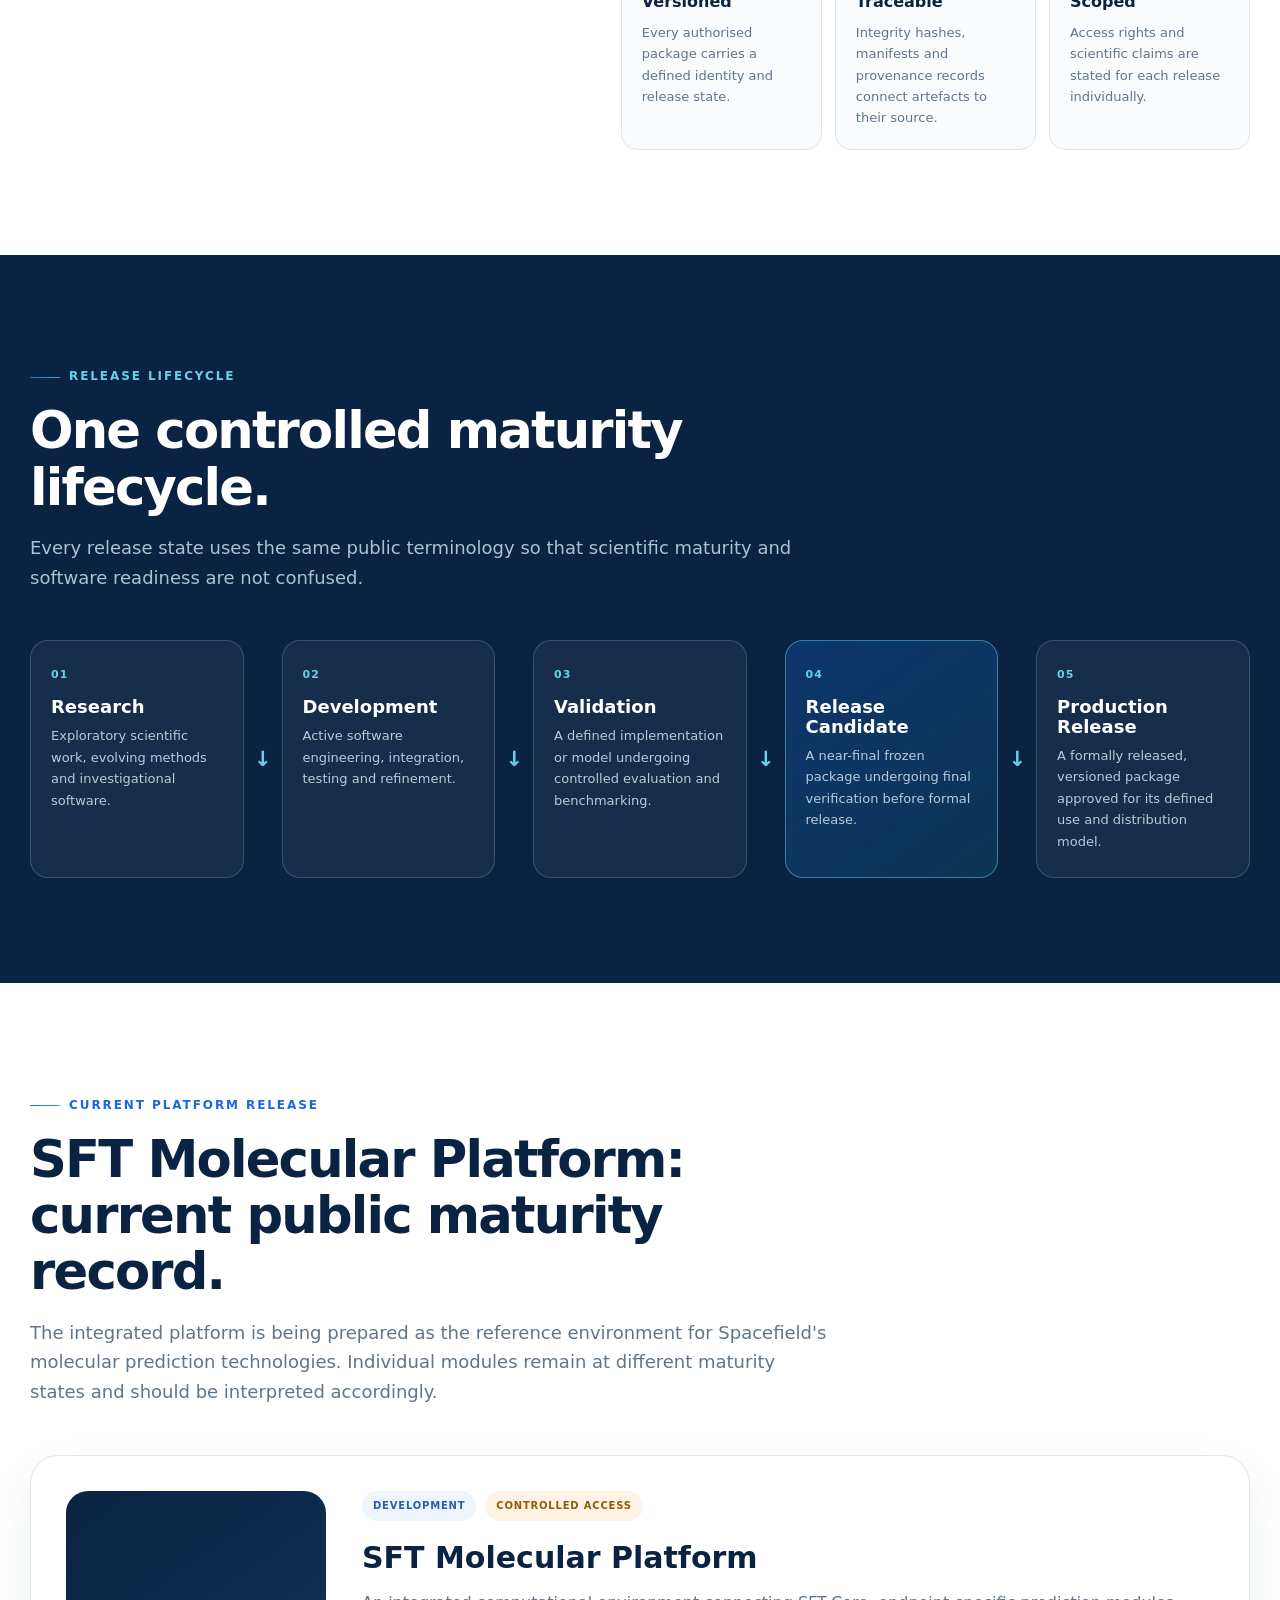
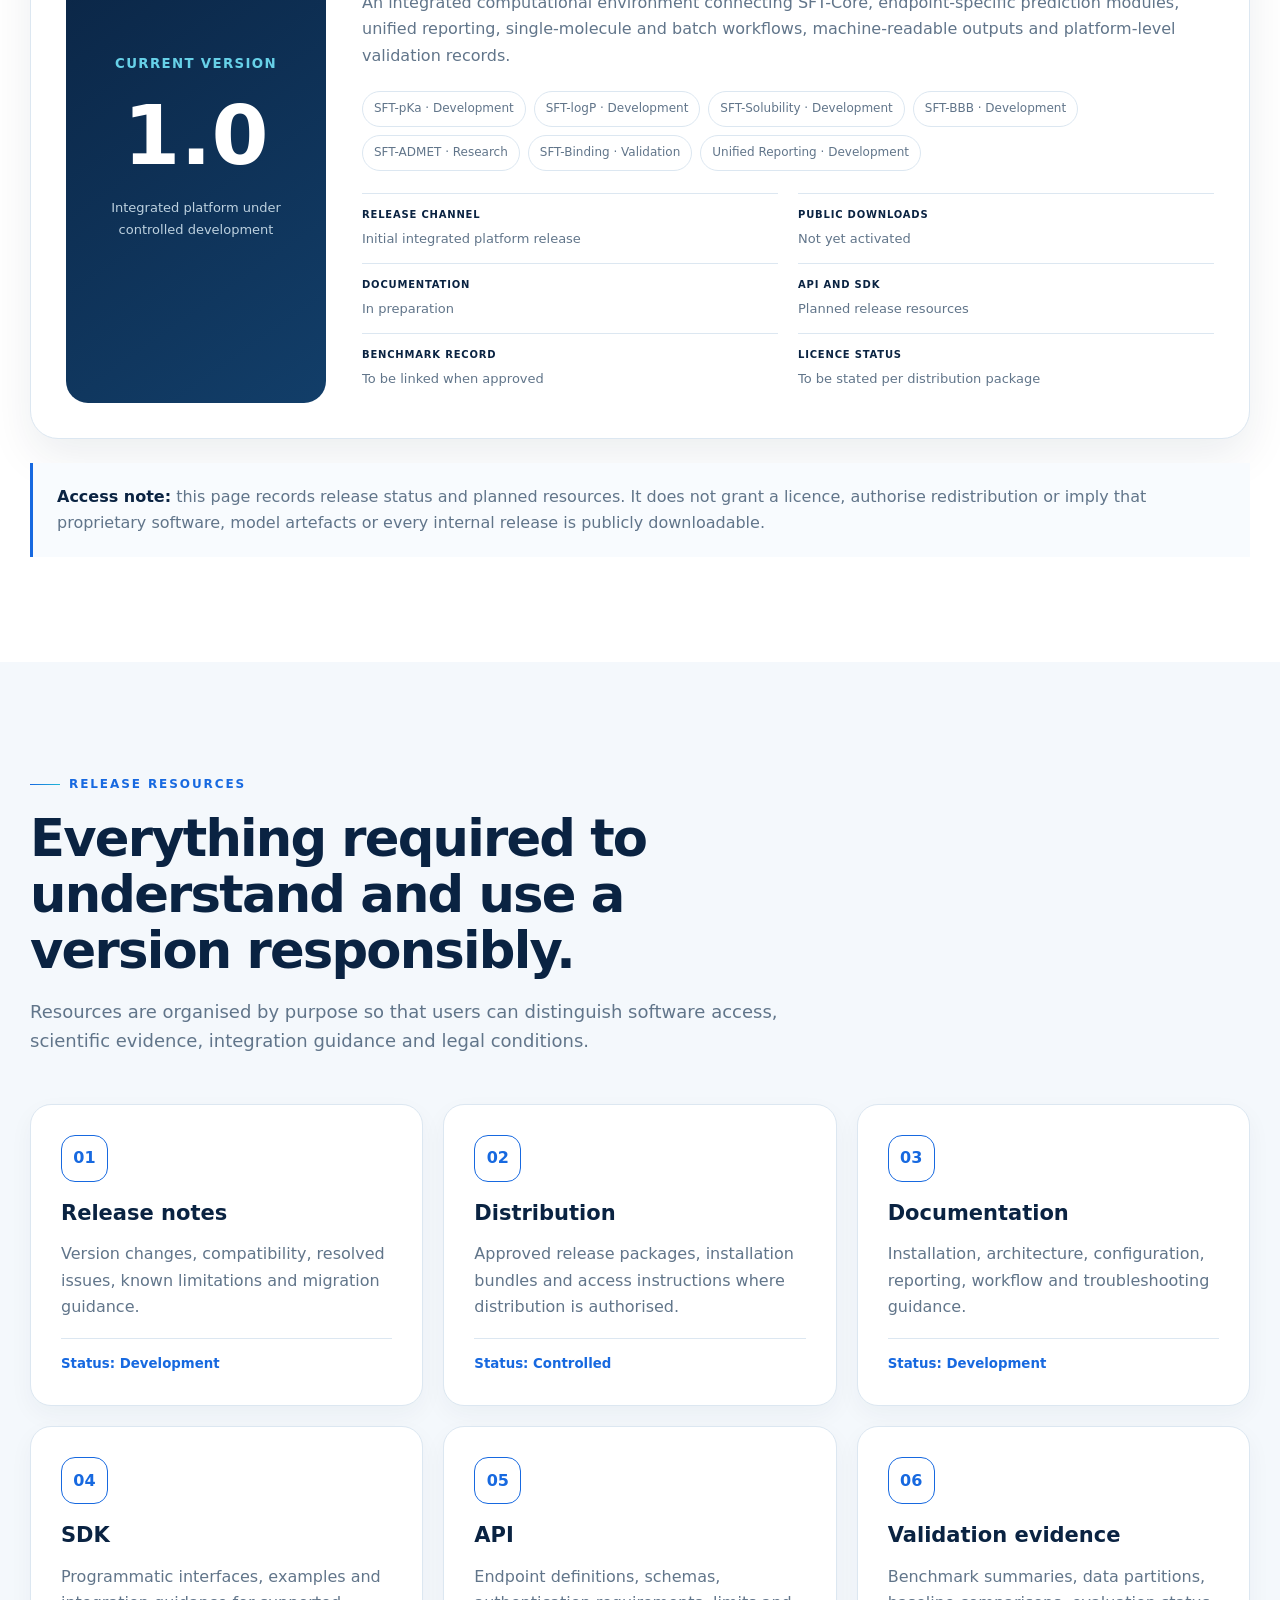
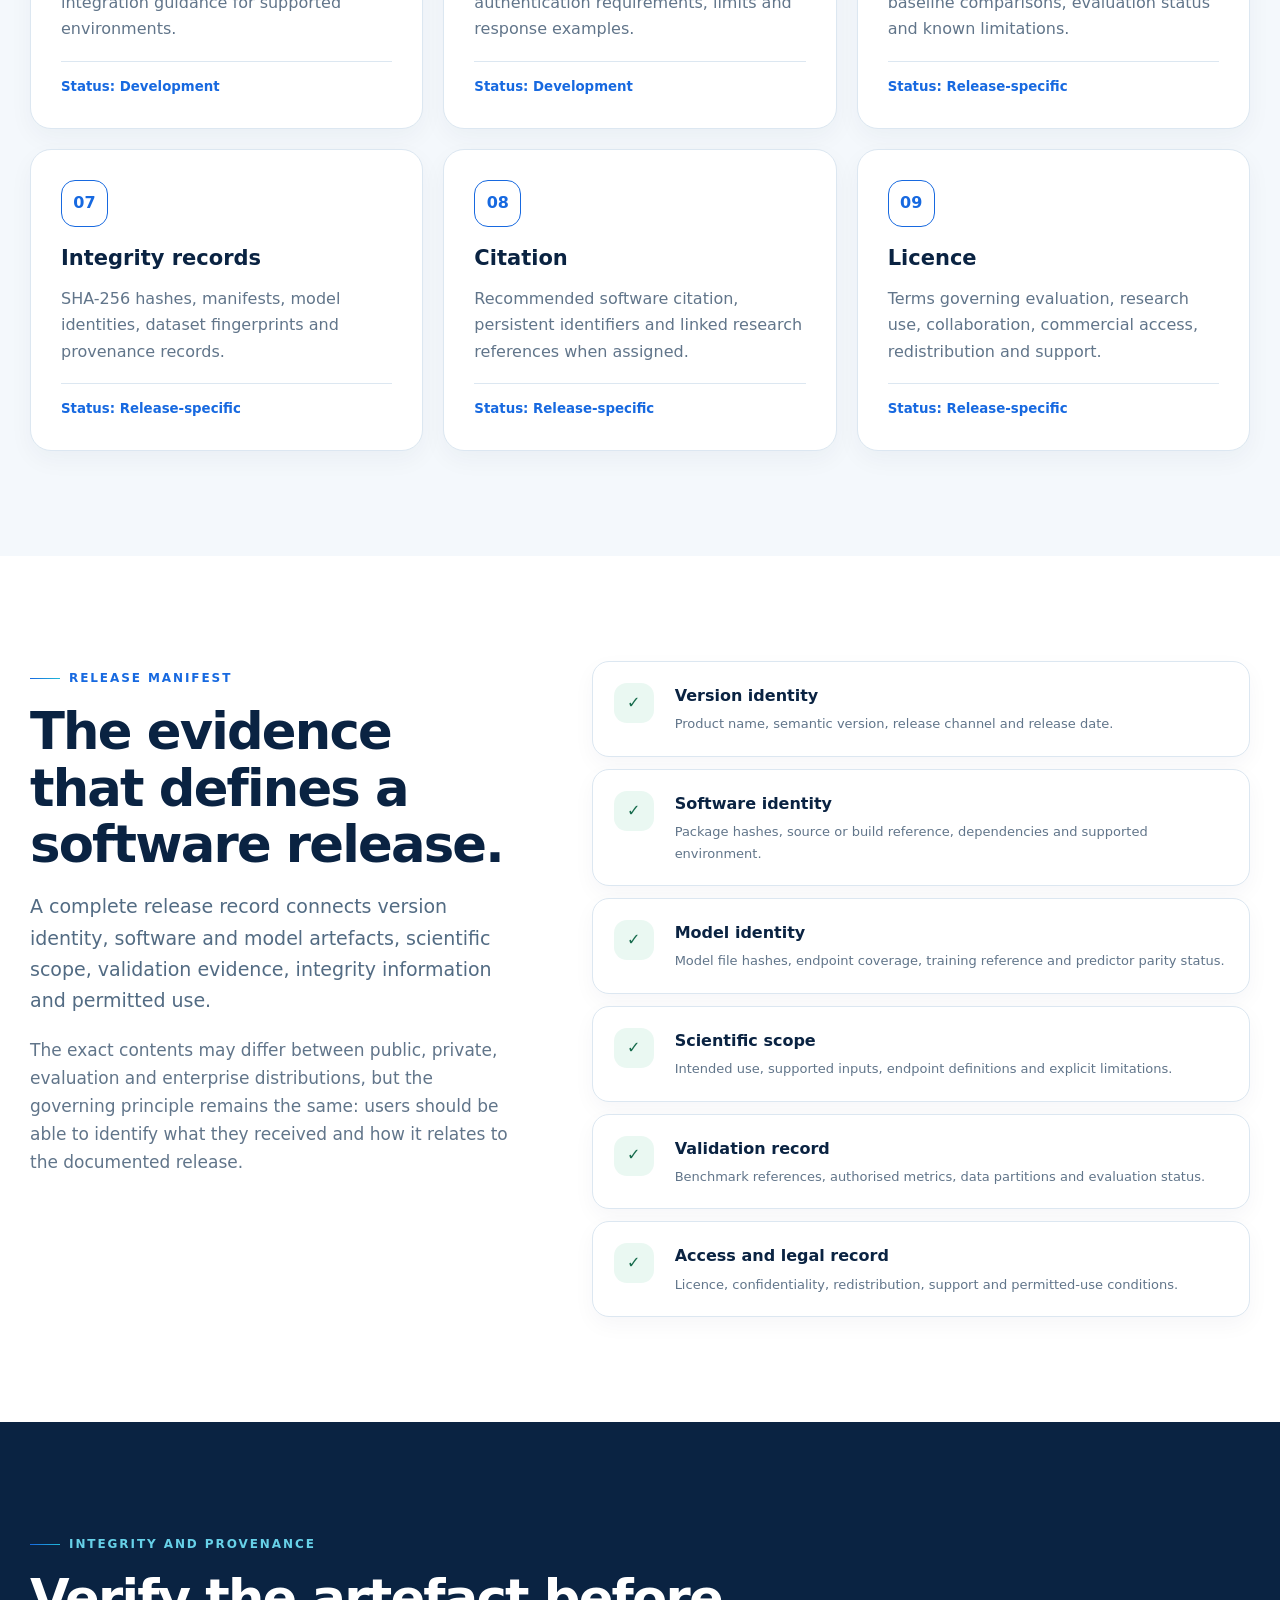
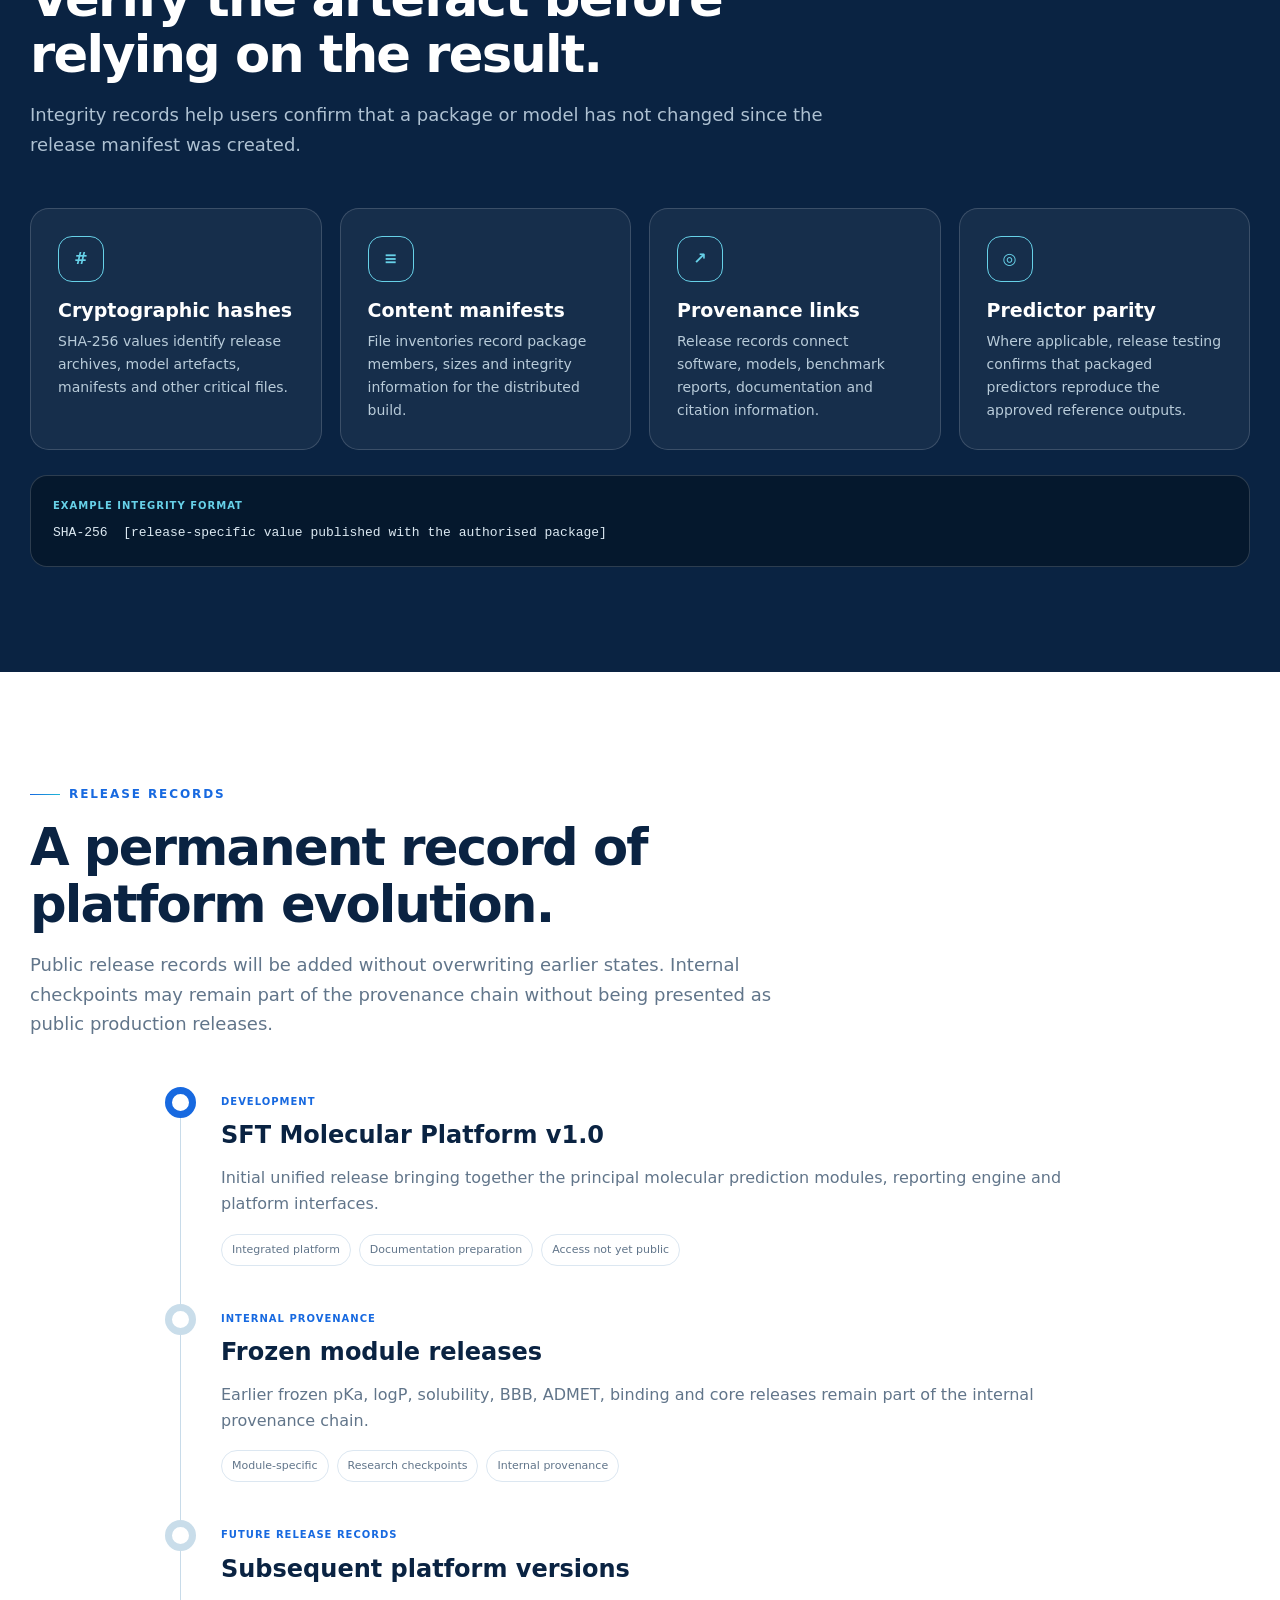
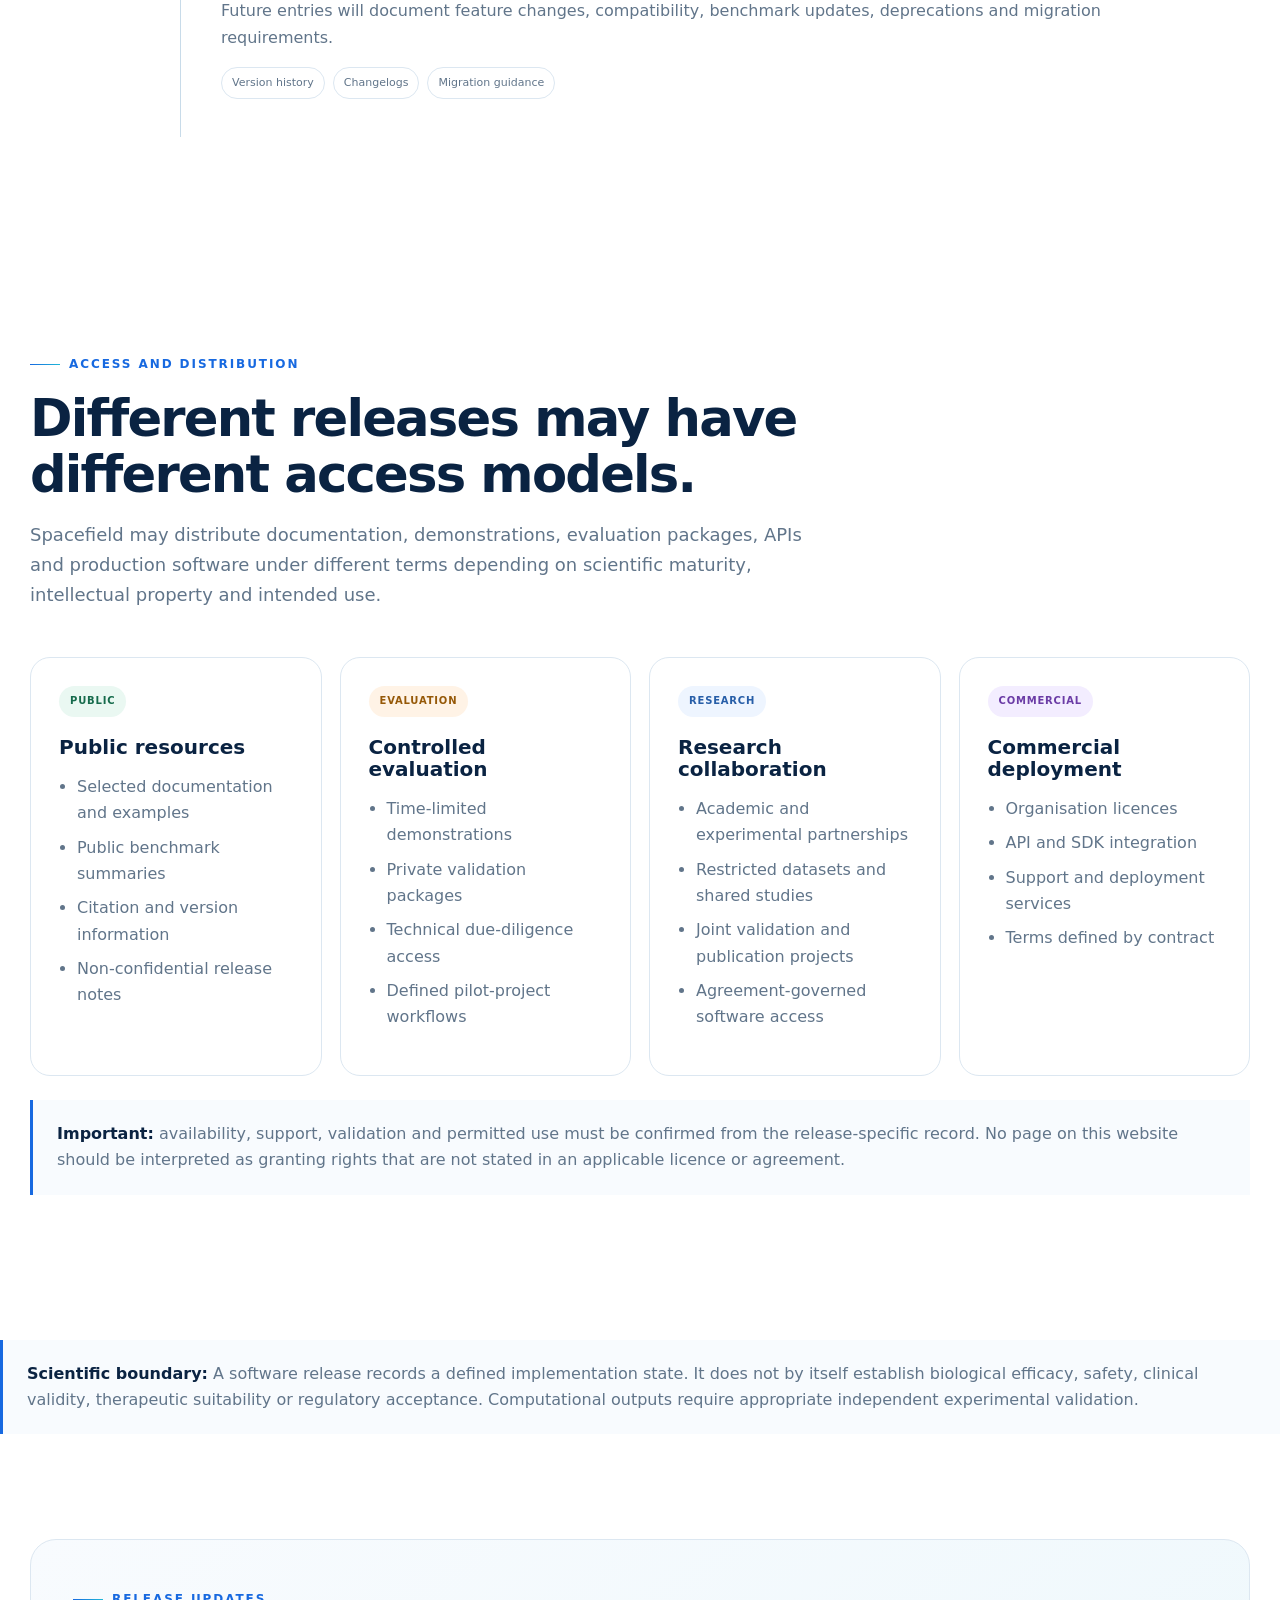
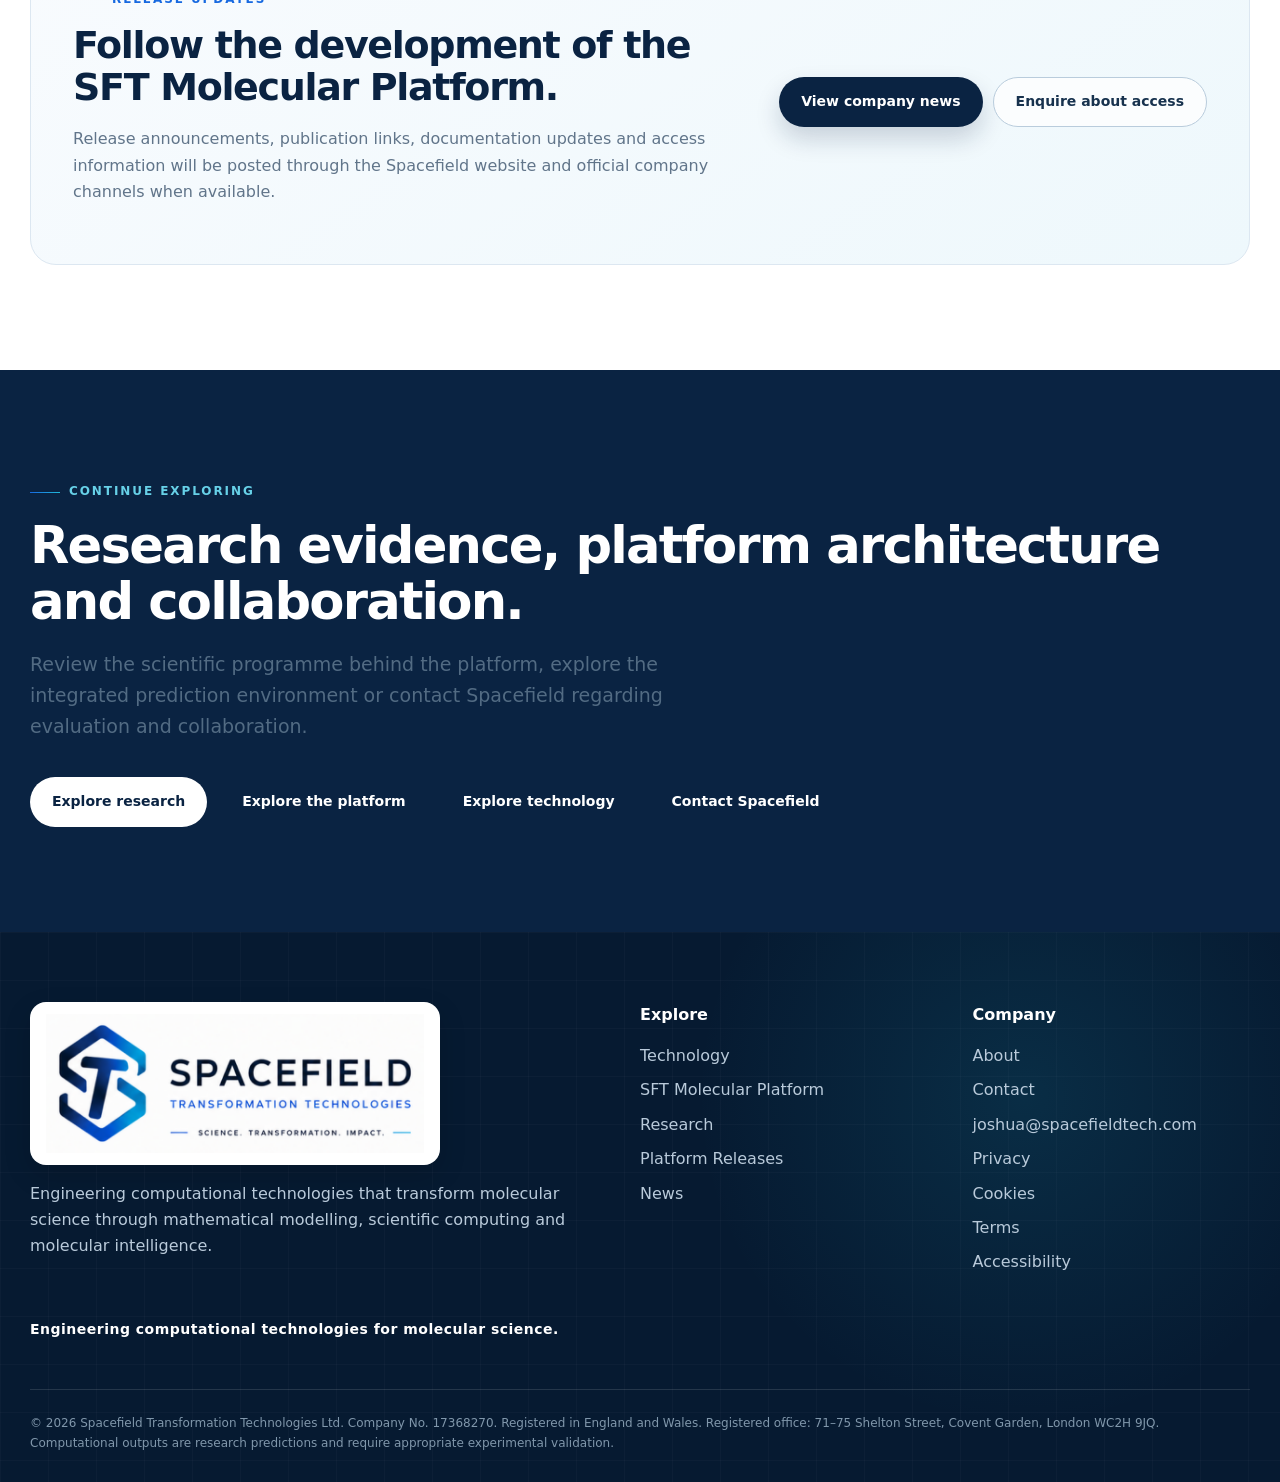
<file: releases.html>
<!DOCTYPE html>

<html lang="en">
<head>
<meta charset="utf-8"/>
<meta content="width=device-width,initial-scale=1" name="viewport"/>
<title>Version Centre | Spacefield Transformation Technologies</title>
<meta content="Versioned software, validation evidence, release records, integrity manifests, citation information and controlled access for the SFT Molecular Platform." name="description"/>
<link href="assets/img/favicon.ico" rel="icon" type="image/x-icon"/>
<link href="assets/img/favicon-32.png" rel="icon" sizes="32x32" type="image/png"/>
<link href="assets/img/apple-touch-icon.png" rel="apple-touch-icon" sizes="180x180"/>
<link href="assets/css/styles.css" rel="stylesheet"/>
<meta content="#0A2342" name="theme-color"/>
<link href="site.webmanifest" rel="manifest"/>
<link href="https://spacefieldtech.com/releases.html" rel="canonical"/>
<meta content="website" property="og:type"/>
<meta content="Spacefield Transformation Technologies" property="og:site_name"/>
<meta content="Version Centre | Spacefield Transformation Technologies" property="og:title"/>
<meta content="Versioned software, validation evidence, release records, integrity manifests, citation information and controlled access for the SFT Molecular Platform." property="og:description"/>
<meta content="https://spacefieldtech.com/releases.html" property="og:url"/>
<meta content="https://spacefieldtech.com/assets/img/spacefield-social-preview.png" property="og:image"/>
<meta content="1200" property="og:image:width"/>
<meta content="630" property="og:image:height"/>
<meta content="summary_large_image" name="twitter:card"/>
<meta content="Version Centre | Spacefield Transformation Technologies" name="twitter:title"/>
<meta content="Versioned software, validation evidence, release records, integrity manifests, citation information and controlled access for the SFT Molecular Platform." name="twitter:description"/>
<meta content="https://spacefieldtech.com/assets/img/spacefield-social-preview.png" name="twitter:image"/>
</head>
<body>
<header class="site-header">
<div class="container nav">
<a class="brand" href="index.html">
<img alt="Spacefield Transformation Technologies" class="brand-logo" src="assets/img/spacefield-logo-master.png"/>
</a>
<button aria-expanded="false" aria-label="Open navigation" class="menu-btn">☰</button>
<nav class="nav-links">
<a href="index.html">Home</a>
<a href="technology.html">Technology</a>
<a href="platform.html">Platform</a>
<a href="research.html">Research</a>
<a aria-current="page" href="releases.html">Releases</a>
<a href="about.html">Company</a>
<a href="news.html">News</a>
<a class="nav-cta" href="contact.html">Contact</a>
</nav>
</div>
</header>
<main>
<section class="page-hero releases-hero">
<div class="container releases-hero-grid">
<div>
<span class="eyebrow">Version Centre</span>
<h1>Versioned software. Traceable scientific releases.</h1>
<p class="lead">The Spacefield Version Centre records software maturity, release identity, validation state, documentation, integrity information and access conditions for the SFT Molecular Platform.</p>
<p class="releases-hero-copy">Each public or authorised release should be identifiable as a defined scientific and engineering state. Release records connect software versions with model identity, supported interfaces, validation context, known limitations, citation information and integrity manifests. Inclusion in the Version Centre does not automatically mean that proprietary code or model artefacts are available for unrestricted download.</p>
<div class="actions">
<a class="btn btn-primary" href="#current-release">View current release</a>
<a class="btn btn-secondary" href="research.html">Review research evidence</a>
</div>
</div>
<div aria-label="Release identity summary" class="release-identity-panel">
<div class="release-id-top">
<span>Release identity</span>
<strong>SFT Molecular Platform</strong>
</div>
<div class="release-id-version">v1.0</div>
<div class="release-id-grid">
<article><span>Status</span><strong>Development</strong></article>
<article><span>Distribution</span><strong>Controlled</strong></article>
<article><span>Integrity</span><strong>Manifest-backed</strong></article>
<article><span>Documentation</span><strong>Development</strong></article>
</div>
</div>
</div>
</section>
<section class="section release-centre-intro">
<div class="container split-intro">
<div>
<span class="eyebrow">Release philosophy</span>
<h2>A release is a defined scientific and engineering state.</h2>
</div>
<div class="technology-prose">
<p>Spacefield treats software releases as identifiable research and engineering states rather than as anonymous downloadable files. A release record should state what software and models are included, which interfaces are supported, what evidence has been completed and which limitations remain.</p>
<p>This distinction prevents confusion between exploratory research, active development, controlled validation, near-final release candidates and software that has been formally approved for production use.</p>
<p>Public resources will be activated progressively as documentation, licensing, intellectual-property protection, validation and distribution decisions are completed.</p>
<div class="release-principles">
<article><strong>Versioned</strong><span>Every authorised package carries a defined identity and release state.</span></article>
<article><strong>Traceable</strong><span>Integrity hashes, manifests and provenance records connect artefacts to their source.</span></article>
<article><strong>Scoped</strong><span>Access rights and scientific claims are stated for each release individually.</span></article>
</div>
</div>
</div>
</section>
<section class="section section-dark release-lifecycle-section">
<div class="container">
<div class="section-head">
<span class="eyebrow">Release lifecycle</span>
<h2>One controlled maturity lifecycle.</h2>
<p>Every release state uses the same public terminology so that scientific maturity and software readiness are not confused.</p>
</div>
<div aria-label="Spacefield software release lifecycle" class="release-lifecycle">
<article>
<span>01</span>
<h3>Research</h3>
<p>Exploratory scientific work, evolving methods and investigational software.</p>
</article>
<b>↓</b>
<article>
<span>02</span>
<h3>Development</h3>
<p>Active software engineering, integration, testing and refinement.</p>
</article>
<b>↓</b>
<article>
<span>03</span>
<h3>Validation</h3>
<p>A defined implementation or model undergoing controlled evaluation and benchmarking.</p>
</article>
<b>↓</b>
<article class="release-lifecycle-accent">
<span>04</span>
<h3>Release Candidate</h3>
<p>A near-final frozen package undergoing final verification before formal release.</p>
</article>
<b>↓</b>
<article>
<span>05</span>
<h3>Production Release</h3>
<p>A formally released, versioned package approved for its defined use and distribution model.</p>
</article>
</div>
</div>
</section>
<section class="section" id="current-release">
<div class="container">
<div class="section-head">
<span class="eyebrow">Current platform release</span>
<h2>SFT Molecular Platform: current public maturity record.</h2>
<p>The integrated platform is being prepared as the reference environment for Spacefield's molecular prediction technologies. Individual modules remain at different maturity states and should be interpreted accordingly.</p>
</div>
<div class="current-release-card">
<div class="current-release-version">
<small>Current version</small>
<strong>1.0</strong>
<span>Integrated platform under controlled development</span>
</div>
<div class="current-release-content">
<div class="release-status-line">
<span class="release-status-badge">Development</span>
<span class="release-access-badge">Controlled access</span>
</div>
<h3>SFT Molecular Platform</h3>
<p>An integrated computational environment connecting SFT-Core, endpoint-specific prediction modules, unified reporting, single-molecule and batch workflows, machine-readable outputs and platform-level validation records.</p>
<div class="current-release-module-list"><span>SFT-pKa · Development</span><span>SFT-logP · Development</span><span>SFT-Solubility · Development</span><span>SFT-BBB · Development</span><span>SFT-ADMET · Research</span><span>SFT-Binding · Validation</span><span>Unified Reporting · Development</span></div>
<dl class="release-metadata">
<div><dt>Release channel</dt><dd>Initial integrated platform release</dd></div>
<div><dt>Public downloads</dt><dd>Not yet activated</dd></div>
<div><dt>Documentation</dt><dd>In preparation</dd></div>
<div><dt>API and SDK</dt><dd>Planned release resources</dd></div>
<div><dt>Benchmark record</dt><dd>To be linked when approved</dd></div>
<div><dt>Licence status</dt><dd>To be stated per distribution package</dd></div>
</dl>
</div>
</div>
<div class="release-access-note">
<strong>Access note:</strong> this page records release status and planned resources. It does not grant a licence, authorise redistribution or imply that proprietary software, model artefacts or every internal release is publicly downloadable.
      </div>
</div>
</section>
<section class="section section-alt">
<div class="container">
<div class="section-head">
<span class="eyebrow">Release resources</span>
<h2>Everything required to understand and use a version responsibly.</h2>
<p>Resources are organised by purpose so that users can distinguish software access, scientific evidence, integration guidance and legal conditions.</p>
</div>
<div aria-label="Release resources and evidence" class="release-resource-grid">
<article class="release-resource-card">
<span class="release-resource-icon">01</span>
<h3>Release notes</h3>
<p>Version changes, compatibility, resolved issues, known limitations and migration guidance.</p>
<small>Status: Development</small>
</article>
<article class="release-resource-card">
<span class="release-resource-icon">02</span>
<h3>Distribution</h3>
<p>Approved release packages, installation bundles and access instructions where distribution is authorised.</p>
<small>Status: Controlled</small>
</article>
<article class="release-resource-card">
<span class="release-resource-icon">03</span>
<h3>Documentation</h3>
<p>Installation, architecture, configuration, reporting, workflow and troubleshooting guidance.</p>
<small>Status: Development</small>
</article>
<article class="release-resource-card">
<span class="release-resource-icon">04</span>
<h3>SDK</h3>
<p>Programmatic interfaces, examples and integration guidance for supported environments.</p>
<small>Status: Development</small>
</article>
<article class="release-resource-card">
<span class="release-resource-icon">05</span>
<h3>API</h3>
<p>Endpoint definitions, schemas, authentication requirements, limits and response examples.</p>
<small>Status: Development</small>
</article>
<article class="release-resource-card">
<span class="release-resource-icon">06</span>
<h3>Validation evidence</h3>
<p>Benchmark summaries, data partitions, baseline comparisons, evaluation status and known limitations.</p>
<small>Status: Release-specific</small>
</article>
<article class="release-resource-card">
<span class="release-resource-icon">07</span>
<h3>Integrity records</h3>
<p>SHA-256 hashes, manifests, model identities, dataset fingerprints and provenance records.</p>
<small>Status: Release-specific</small>
</article>
<article class="release-resource-card">
<span class="release-resource-icon">08</span>
<h3>Citation</h3>
<p>Recommended software citation, persistent identifiers and linked research references when assigned.</p>
<small>Status: Release-specific</small>
</article>
<article class="release-resource-card">
<span class="release-resource-icon">09</span>
<h3>Licence</h3>
<p>Terms governing evaluation, research use, collaboration, commercial access, redistribution and support.</p>
<small>Status: Release-specific</small>
</article>
</div>
</div>
</section>
<section class="section release-manifest-section">
<div class="container release-manifest-grid">
<div>
<span class="eyebrow">Release manifest</span>
<h2>The evidence that defines a software release.</h2>
<p class="lead">A complete release record connects version identity, software and model artefacts, scientific scope, validation evidence, integrity information and permitted use.</p>
<p>The exact contents may differ between public, private, evaluation and enterprise distributions, but the governing principle remains the same: users should be able to identify what they received and how it relates to the documented release.</p>
</div>
<div aria-label="Release manifest requirements" class="manifest-checklist">
<article><span>✓</span><div><strong>Version identity</strong><p>Product name, semantic version, release channel and release date.</p></div></article>
<article><span>✓</span><div><strong>Software identity</strong><p>Package hashes, source or build reference, dependencies and supported environment.</p></div></article>
<article><span>✓</span><div><strong>Model identity</strong><p>Model file hashes, endpoint coverage, training reference and predictor parity status.</p></div></article>
<article><span>✓</span><div><strong>Scientific scope</strong><p>Intended use, supported inputs, endpoint definitions and explicit limitations.</p></div></article>
<article><span>✓</span><div><strong>Validation record</strong><p>Benchmark references, authorised metrics, data partitions and evaluation status.</p></div></article>
<article><span>✓</span><div><strong>Access and legal record</strong><p>Licence, confidentiality, redistribution, support and permitted-use conditions.</p></div></article>
</div>
</div>
</section>
<section class="section section-dark release-integrity-section">
<div class="container">
<div class="section-head">
<span class="eyebrow">Integrity and provenance</span>
<h2>Verify the artefact before relying on the result.</h2>
<p>Integrity records help users confirm that a package or model has not changed since the release manifest was created.</p>
</div>
<div class="integrity-grid">
<article>
<span class="integrity-symbol">#</span>
<h3>Cryptographic hashes</h3>
<p>SHA-256 values identify release archives, model artefacts, manifests and other critical files.</p>
</article>
<article>
<span class="integrity-symbol">≡</span>
<h3>Content manifests</h3>
<p>File inventories record package members, sizes and integrity information for the distributed build.</p>
</article>
<article>
<span class="integrity-symbol">↗</span>
<h3>Provenance links</h3>
<p>Release records connect software, models, benchmark reports, documentation and citation information.</p>
</article>
<article>
<span class="integrity-symbol">◎</span>
<h3>Predictor parity</h3>
<p>Where applicable, release testing confirms that packaged predictors reproduce the approved reference outputs.</p>
</article>
</div>
<div class="hash-example">
<span>Example integrity format</span>
<code>SHA-256  [release-specific value published with the authorised package]</code>
</div>
</div>
</section>
<section class="section version-history-section">
<div class="container">
<div class="section-head">
<span class="eyebrow">Release records</span>
<h2>A permanent record of platform evolution.</h2>
<p>Public release records will be added without overwriting earlier states. Internal checkpoints may remain part of the provenance chain without being presented as public production releases.</p>
</div>
<div aria-label="SFT Molecular Platform release records" class="version-timeline">
<article class="version-timeline-current">
<div class="timeline-marker"></div>
<div>
<span class="timeline-state">Development</span>
<h3>SFT Molecular Platform v1.0</h3>
<p>Initial unified release bringing together the principal molecular prediction modules, reporting engine and platform interfaces.</p>
<div class="timeline-tags"><span>Integrated platform</span><span>Documentation preparation</span><span>Access not yet public</span></div>
</div>
</article>
<article>
<div class="timeline-marker"></div>
<div>
<span class="timeline-state">Internal provenance</span>
<h3>Frozen module releases</h3>
<p>Earlier frozen pKa, logP, solubility, BBB, ADMET, binding and core releases remain part of the internal provenance chain.</p>
<div class="timeline-tags"><span>Module-specific</span><span>Research checkpoints</span><span>Internal provenance</span></div>
</div>
</article>
<article>
<div class="timeline-marker"></div>
<div>
<span class="timeline-state">Future release records</span>
<h3>Subsequent platform versions</h3>
<p>Future entries will document feature changes, compatibility, benchmark updates, deprecations and migration requirements.</p>
<div class="timeline-tags"><span>Version history</span><span>Changelogs</span><span>Migration guidance</span></div>
</div>
</article>
</div>
</div>
</section>
<section class="section access-model-section">
<div class="container">
<div class="section-head">
<span class="eyebrow">Access and distribution</span>
<h2>Different releases may have different access models.</h2>
<p>Spacefield may distribute documentation, demonstrations, evaluation packages, APIs and production software under different terms depending on scientific maturity, intellectual property and intended use.</p>
</div>
<div aria-label="Release access and distribution models" class="access-model-grid">
<article>
<span class="access-state public">Public</span>
<h3>Public resources</h3>
<ul>
<li>Selected documentation and examples</li>
<li>Public benchmark summaries</li>
<li>Citation and version information</li>
<li>Non-confidential release notes</li>
</ul>
</article>
<article>
<span class="access-state evaluation">Evaluation</span>
<h3>Controlled evaluation</h3>
<ul>
<li>Time-limited demonstrations</li>
<li>Private validation packages</li>
<li>Technical due-diligence access</li>
<li>Defined pilot-project workflows</li>
</ul>
</article>
<article>
<span class="access-state research">Research</span>
<h3>Research collaboration</h3>
<ul>
<li>Academic and experimental partnerships</li>
<li>Restricted datasets and shared studies</li>
<li>Joint validation and publication projects</li>
<li>Agreement-governed software access</li>
</ul>
</article>
<article>
<span class="access-state commercial">Commercial</span>
<h3>Commercial deployment</h3>
<ul>
<li>Organisation licences</li>
<li>API and SDK integration</li>
<li>Support and deployment services</li>
<li>Terms defined by contract</li>
</ul>
</article>
</div>
<p class="release-legal-note"><strong>Important:</strong> availability, support, validation and permitted use must be confirmed from the release-specific record. No page on this website should be interpreted as granting rights that are not stated in an applicable licence or agreement.</p>
</div>
</section>
<div class="release-access-note"><strong>Scientific boundary:</strong> A software release records a defined implementation state. It does not by itself establish biological efficacy, safety, clinical validity, therapeutic suitability or regulatory acceptance. Computational outputs require appropriate independent experimental validation.</div><section class="section release-notifications-section">
<div class="container release-notification-panel">
<div>
<span class="eyebrow">Release updates</span>
<h2>Follow the development of the SFT Molecular Platform.</h2>
<p>Release announcements, publication links, documentation updates and access information will be posted through the Spacefield website and official company channels when available.</p>
</div>
<div class="release-notification-actions">
<a class="btn btn-primary" href="news.html">View company news</a>
<a class="btn btn-secondary" href="contact.html">Enquire about access</a>
</div>
</div>
</section>
<section class="section section-dark releases-cta">
<div class="container">
<span class="eyebrow">Continue exploring</span>
<h2>Research evidence, platform architecture and collaboration.</h2>
<p class="lead">Review the scientific programme behind the platform, explore the integrated prediction environment or contact Spacefield regarding evaluation and collaboration.</p>
<div class="actions">
<a class="btn light-button" href="research.html">Explore research</a>
<a class="btn dark-secondary" href="platform.html">Explore the platform</a>
<a class="btn dark-secondary" href="technology.html">Explore technology</a>
<a class="btn dark-secondary" href="contact.html">Contact Spacefield</a>
</div>
</div>
</section>
</main>
<footer class="site-footer">
<div class="container">
<div class="footer-grid">
<div>
<img alt="Spacefield Transformation Technologies" class="footer-logo" src="assets/img/spacefield-logo-master.png"/>
<p>Engineering computational technologies that transform molecular science through mathematical modelling, scientific computing and molecular intelligence.</p>
</div>
<div>
<div class="footer-title">Explore</div>
<div class="footer-links">
<a href="technology.html">Technology</a>
<a href="platform.html">SFT Molecular Platform</a>
<a href="research.html">Research</a>
<a href="releases.html">Platform Releases</a>
<a href="news.html">News</a>
</div>
</div>
<div>
<div class="footer-title">Company</div>
<div class="footer-links">
<a href="about.html">About</a>
<a href="contact.html">Contact</a>
<a href="mailto:joshua@spacefieldtech.com">joshua@spacefieldtech.com</a>
<a href="privacy.html">Privacy</a>
<a href="cookies.html">Cookies</a>
<a href="terms.html">Terms</a>
<a href="accessibility.html">Accessibility</a>
</div>
</div>
</div>
<div class="footer-signature">Engineering computational technologies for molecular science.</div>
<div class="legal">© <span data-year=""></span> Spacefield Transformation Technologies Ltd. Company No. 17368270. Registered in England and Wales. Registered office: 71–75 Shelton Street, Covent Garden, London WC2H 9JQ. Computational outputs are research predictions and require appropriate experimental validation.</div>
</div>
</footer>
<script src="assets/js/main.js"></script>
</body>
</html>
</file>
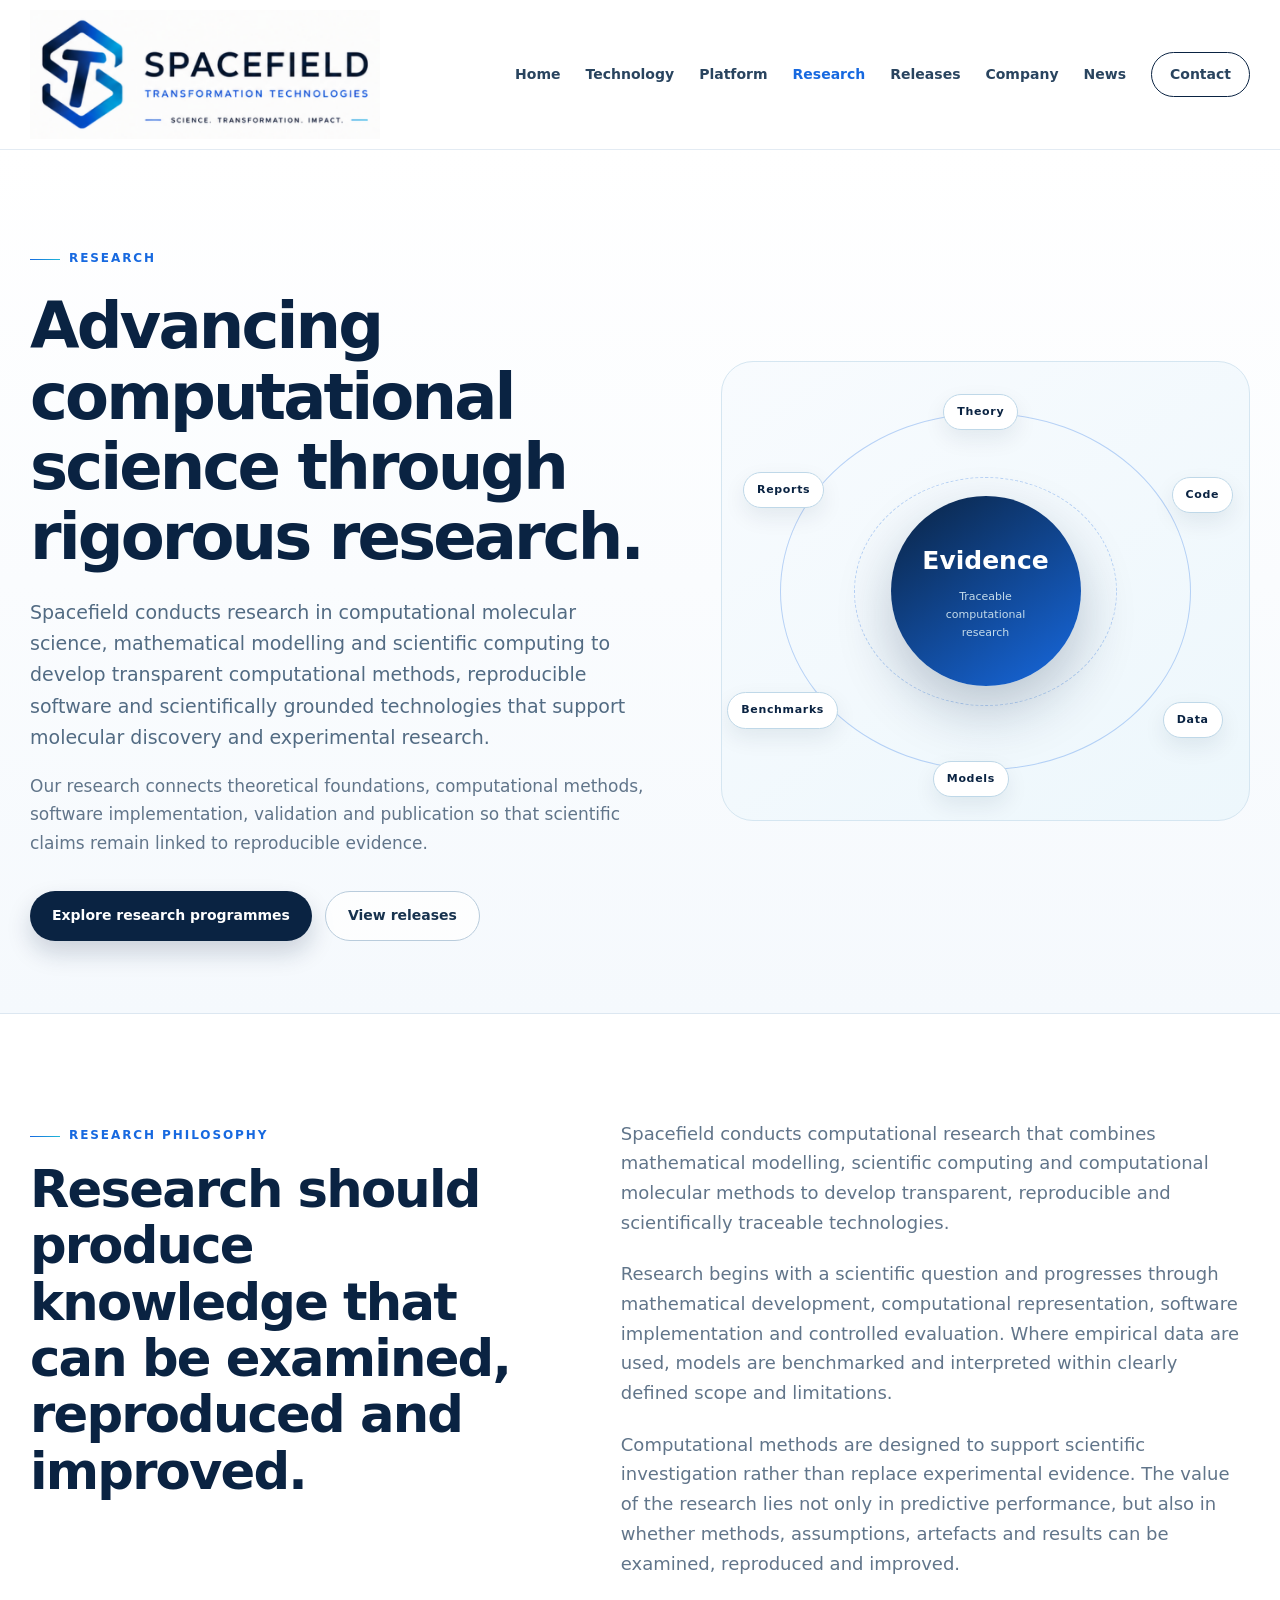
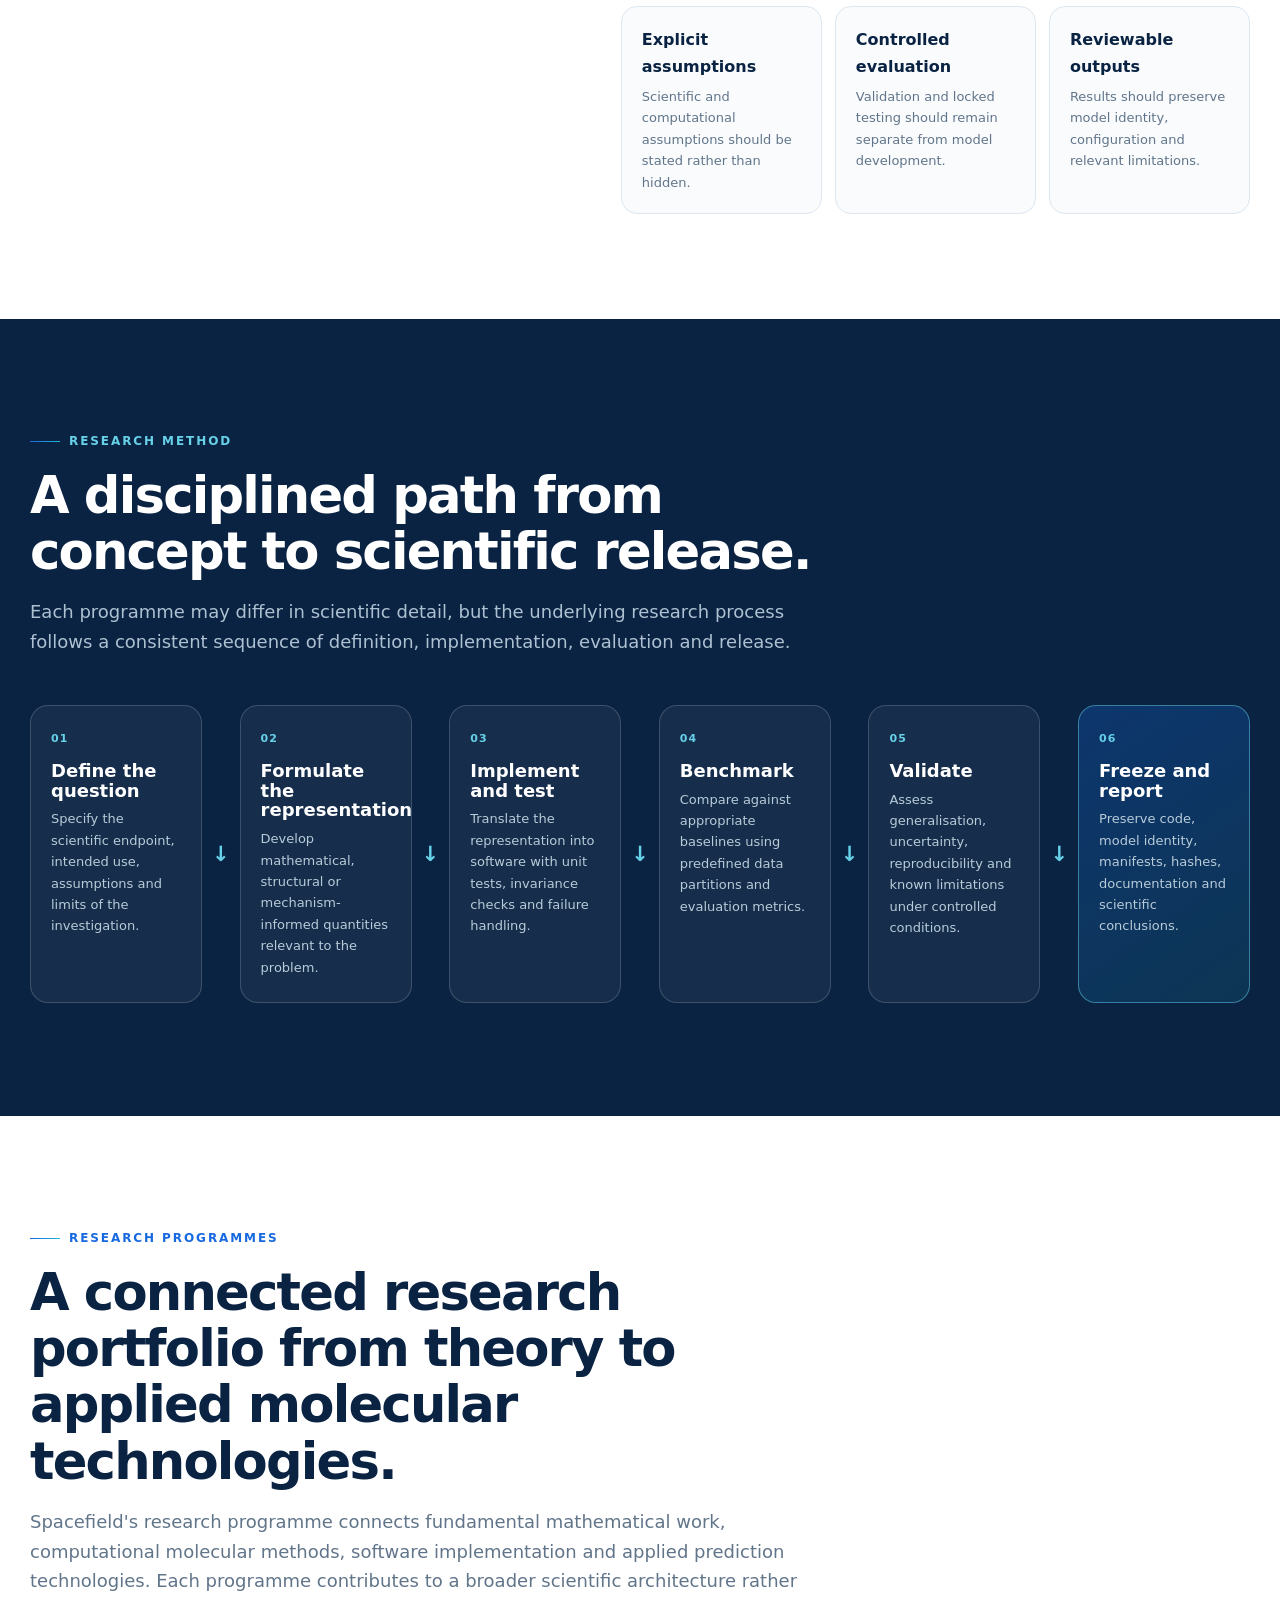
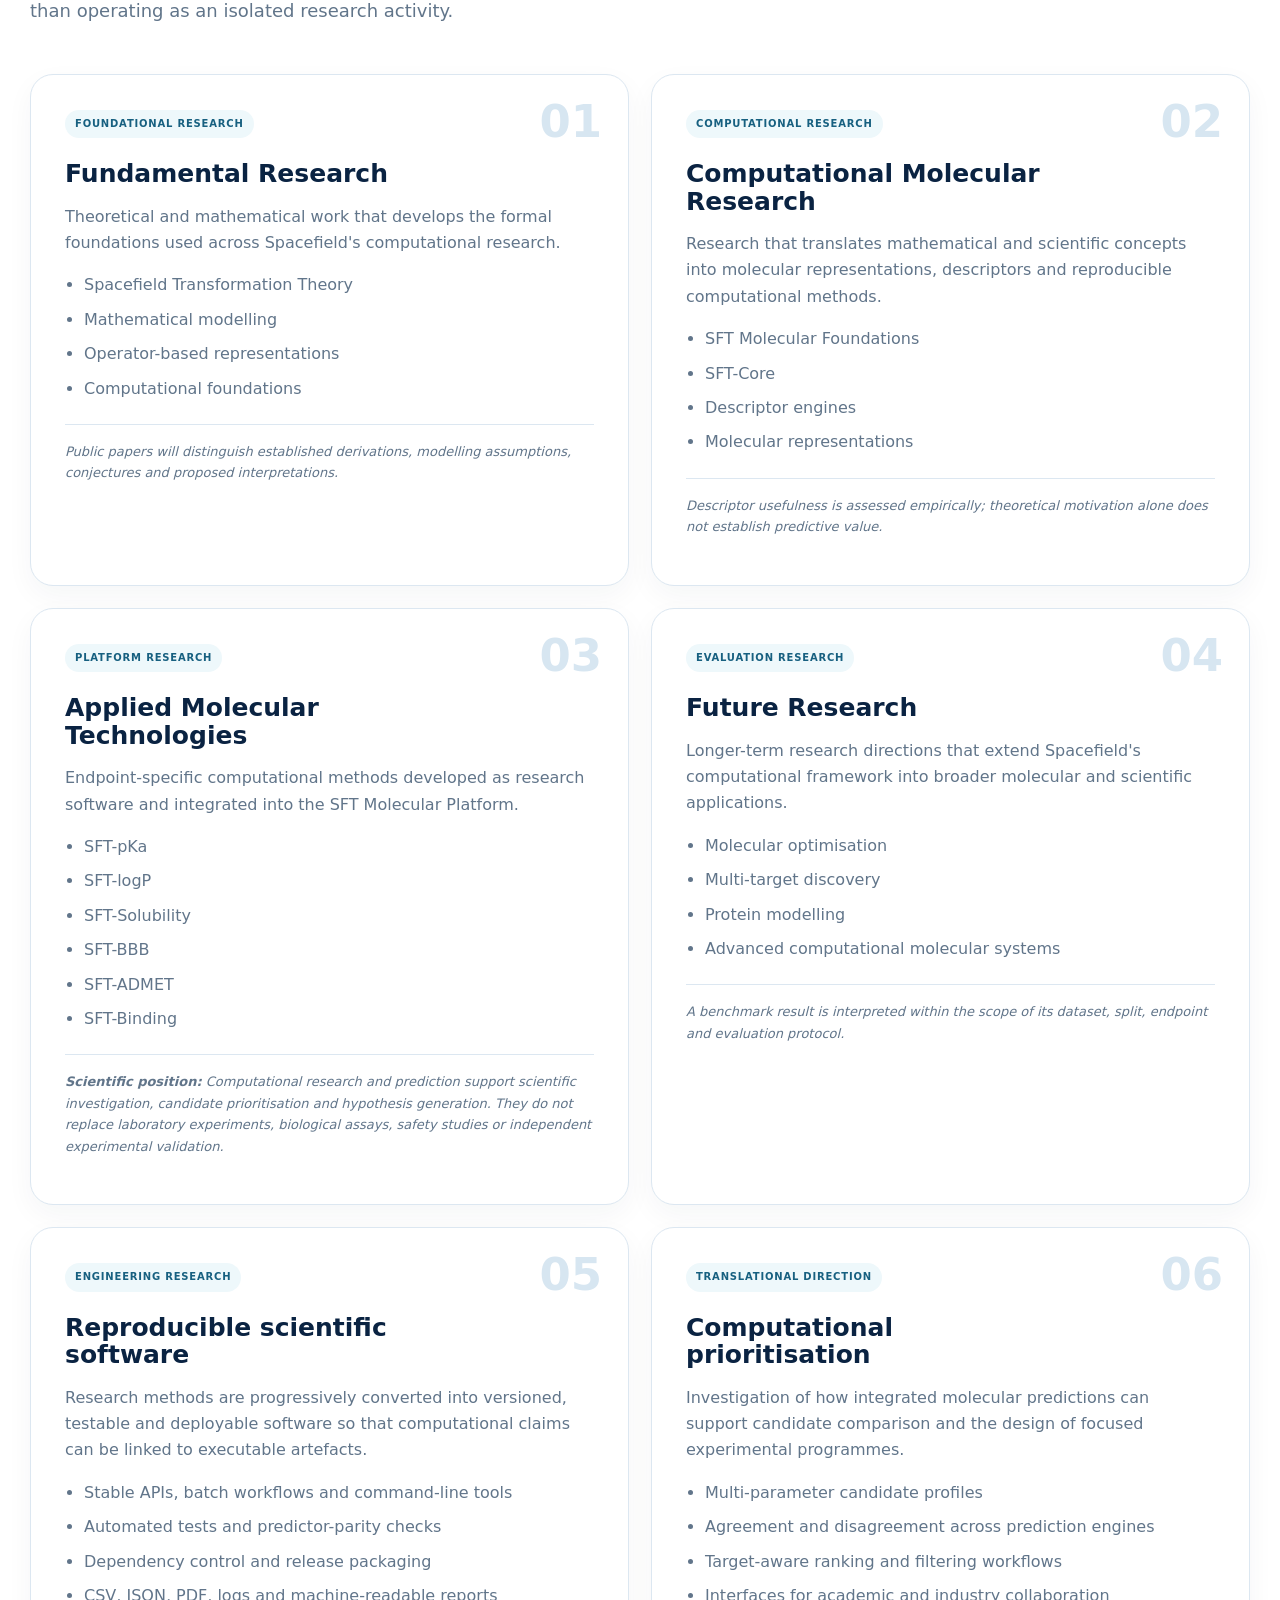
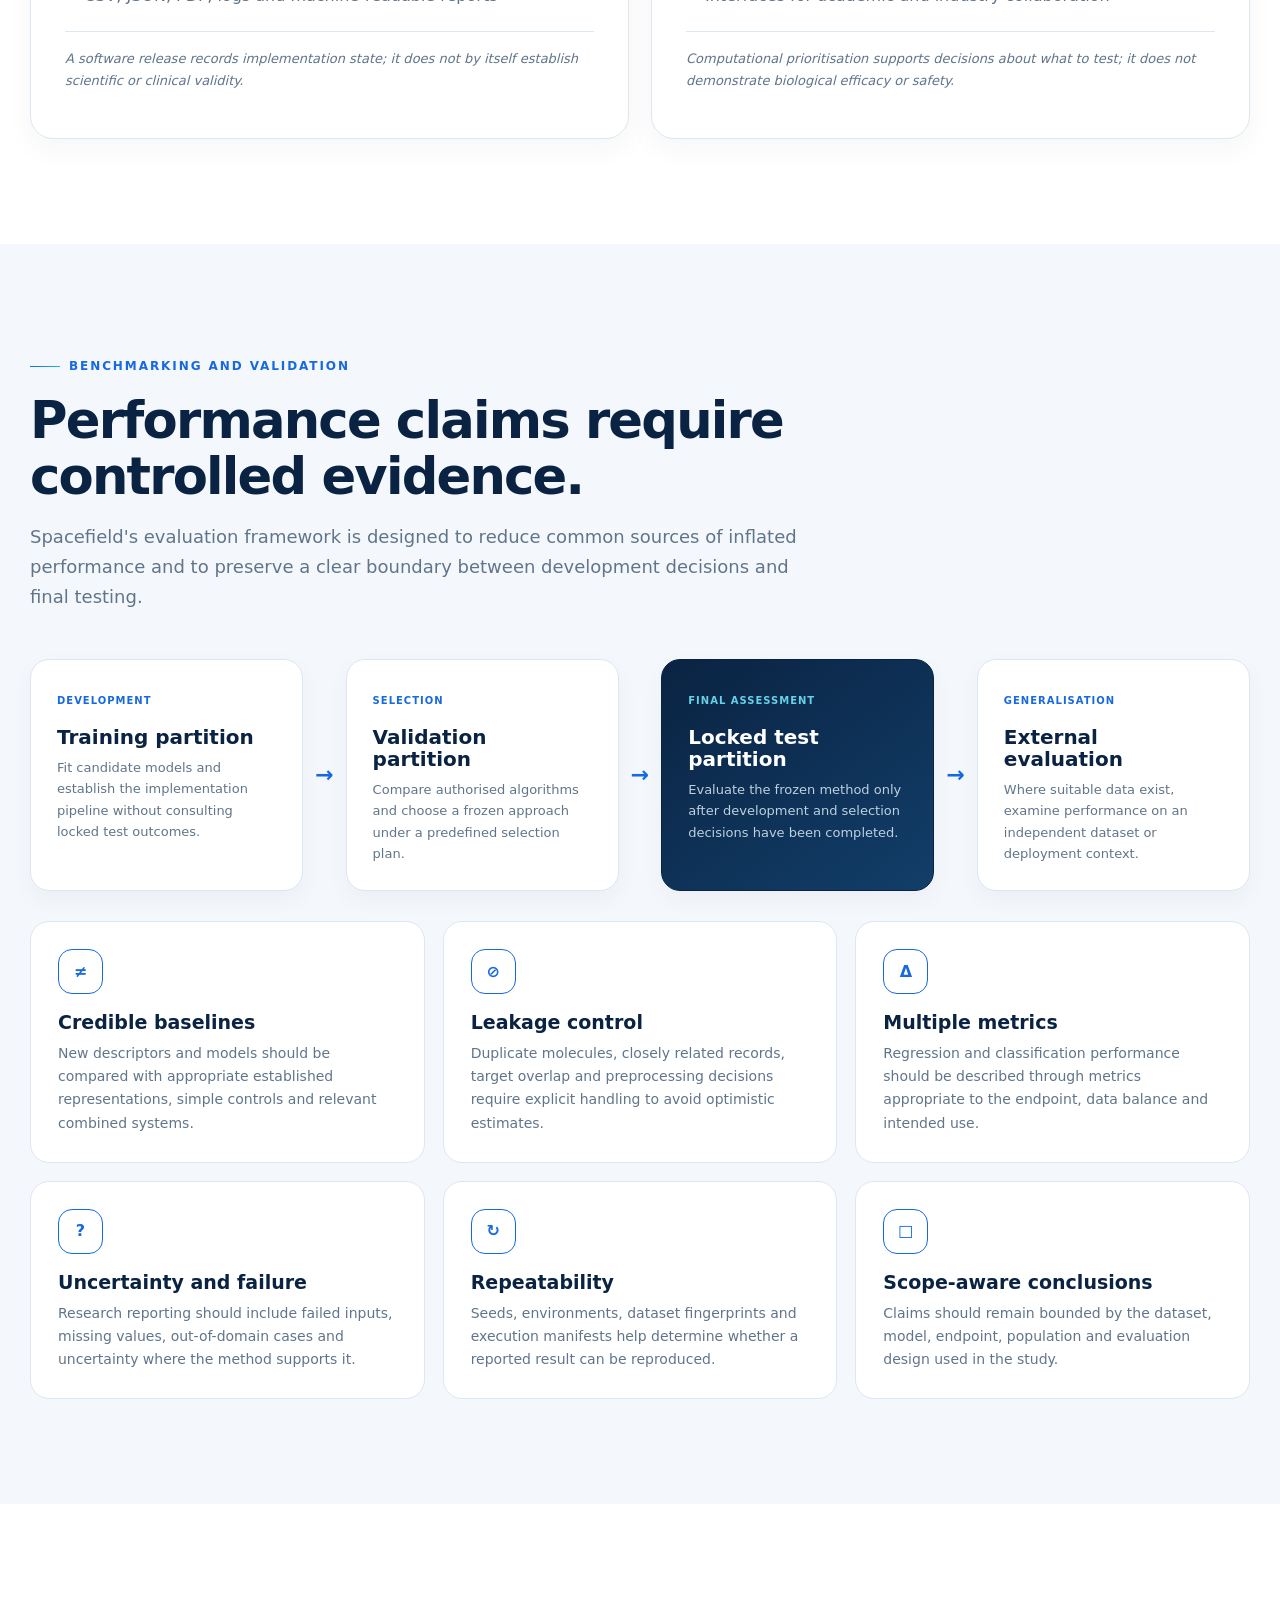
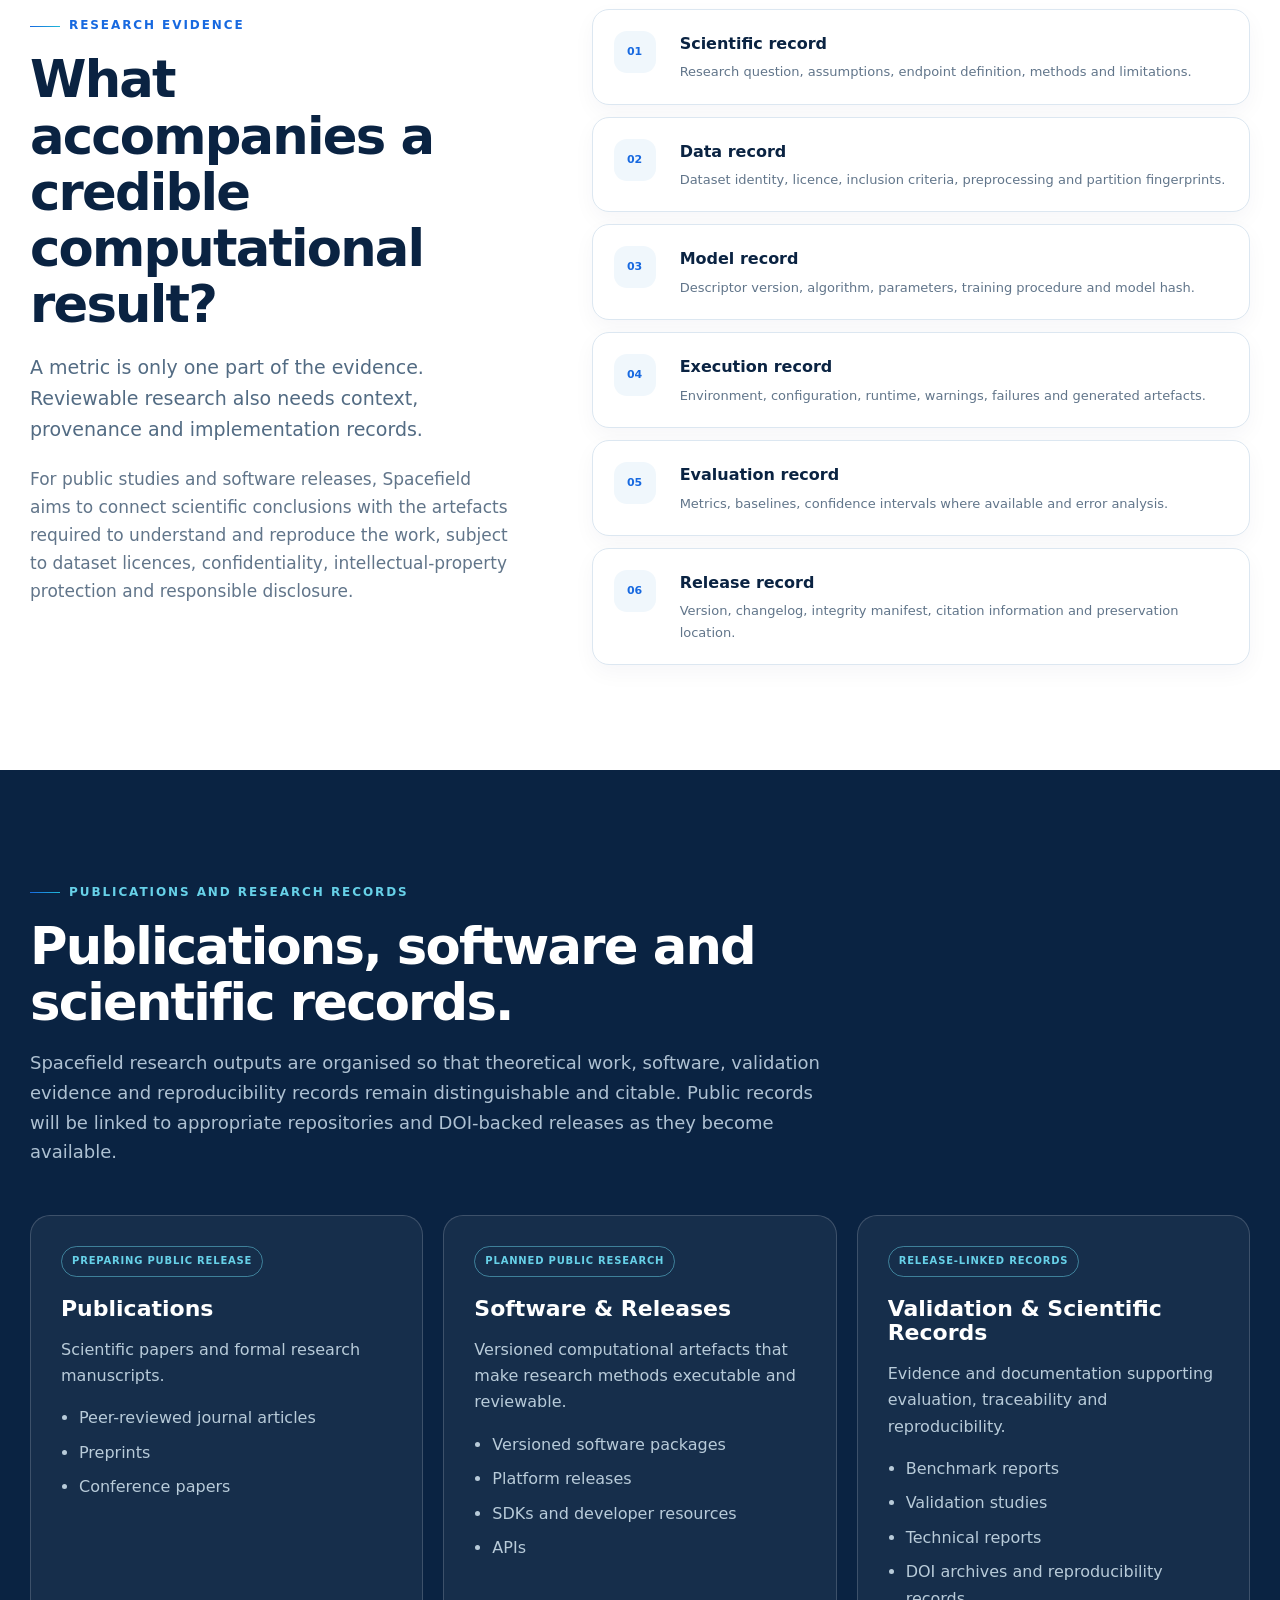
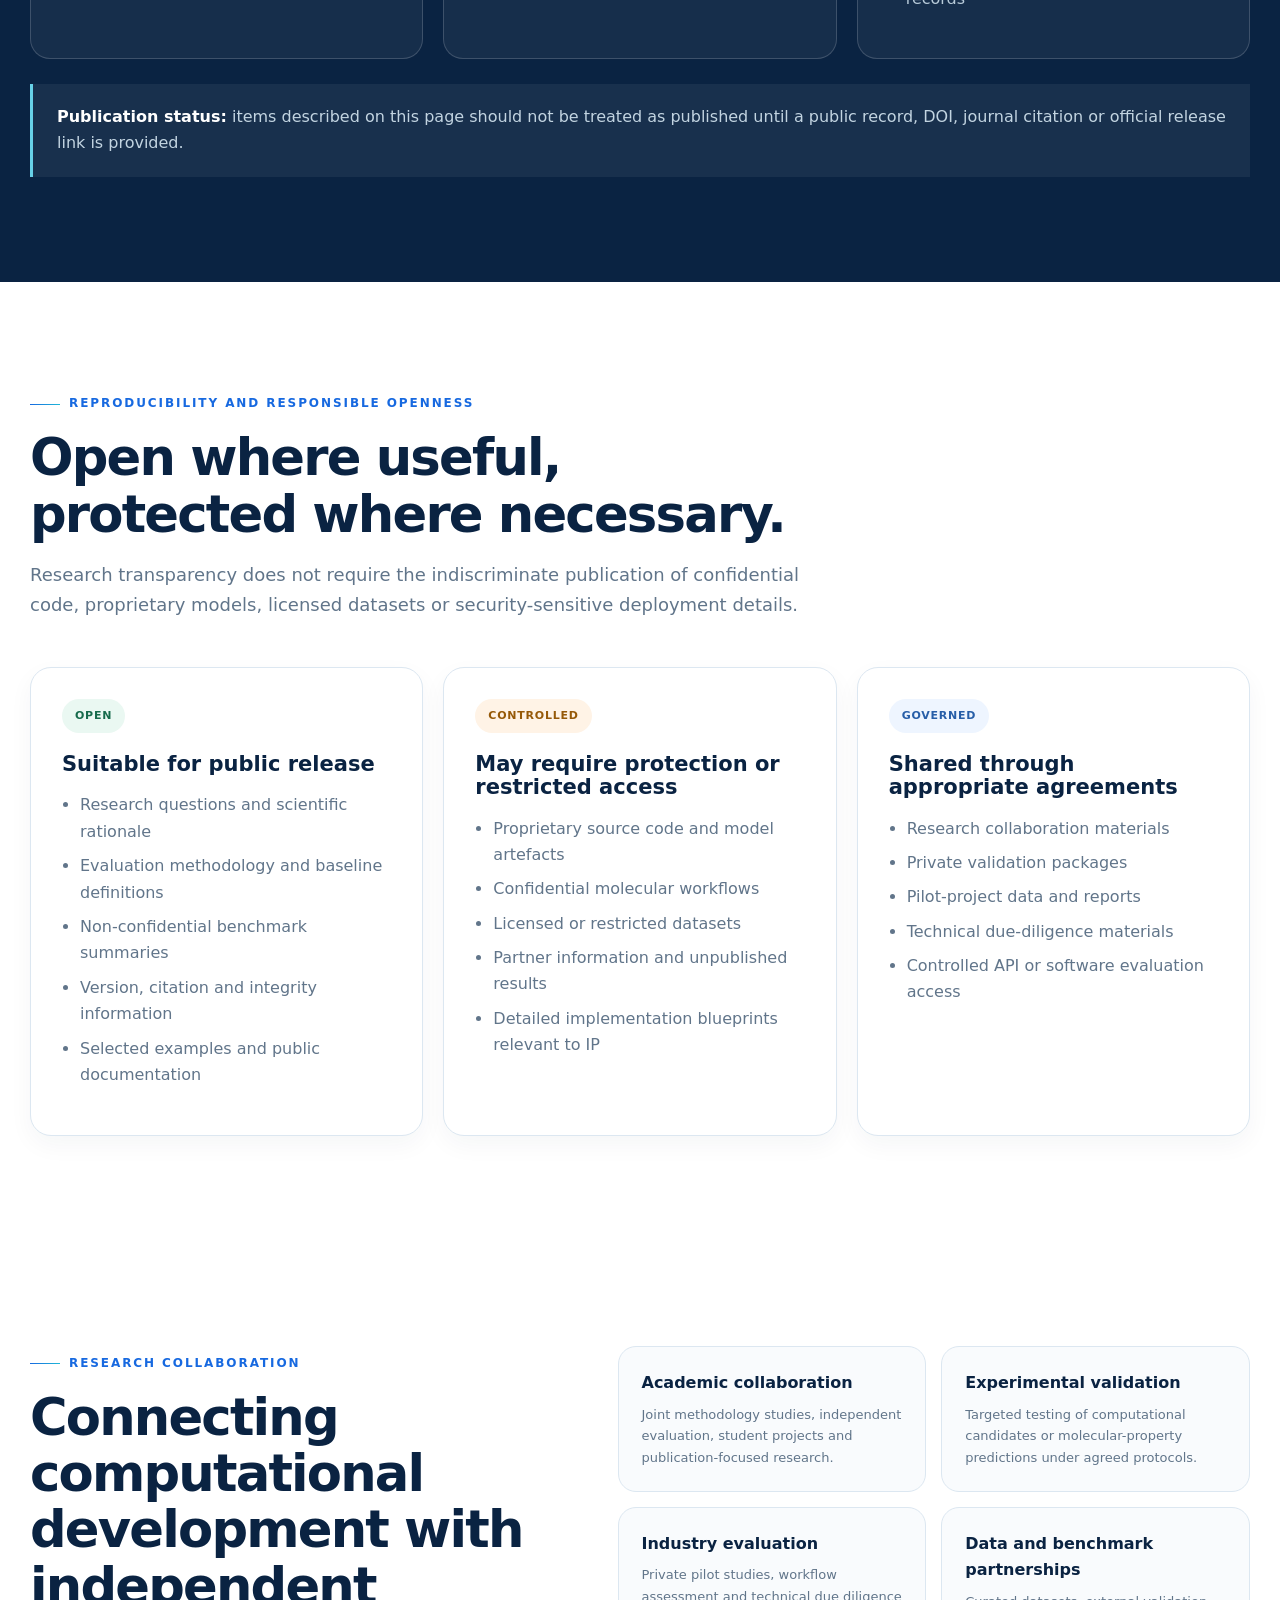
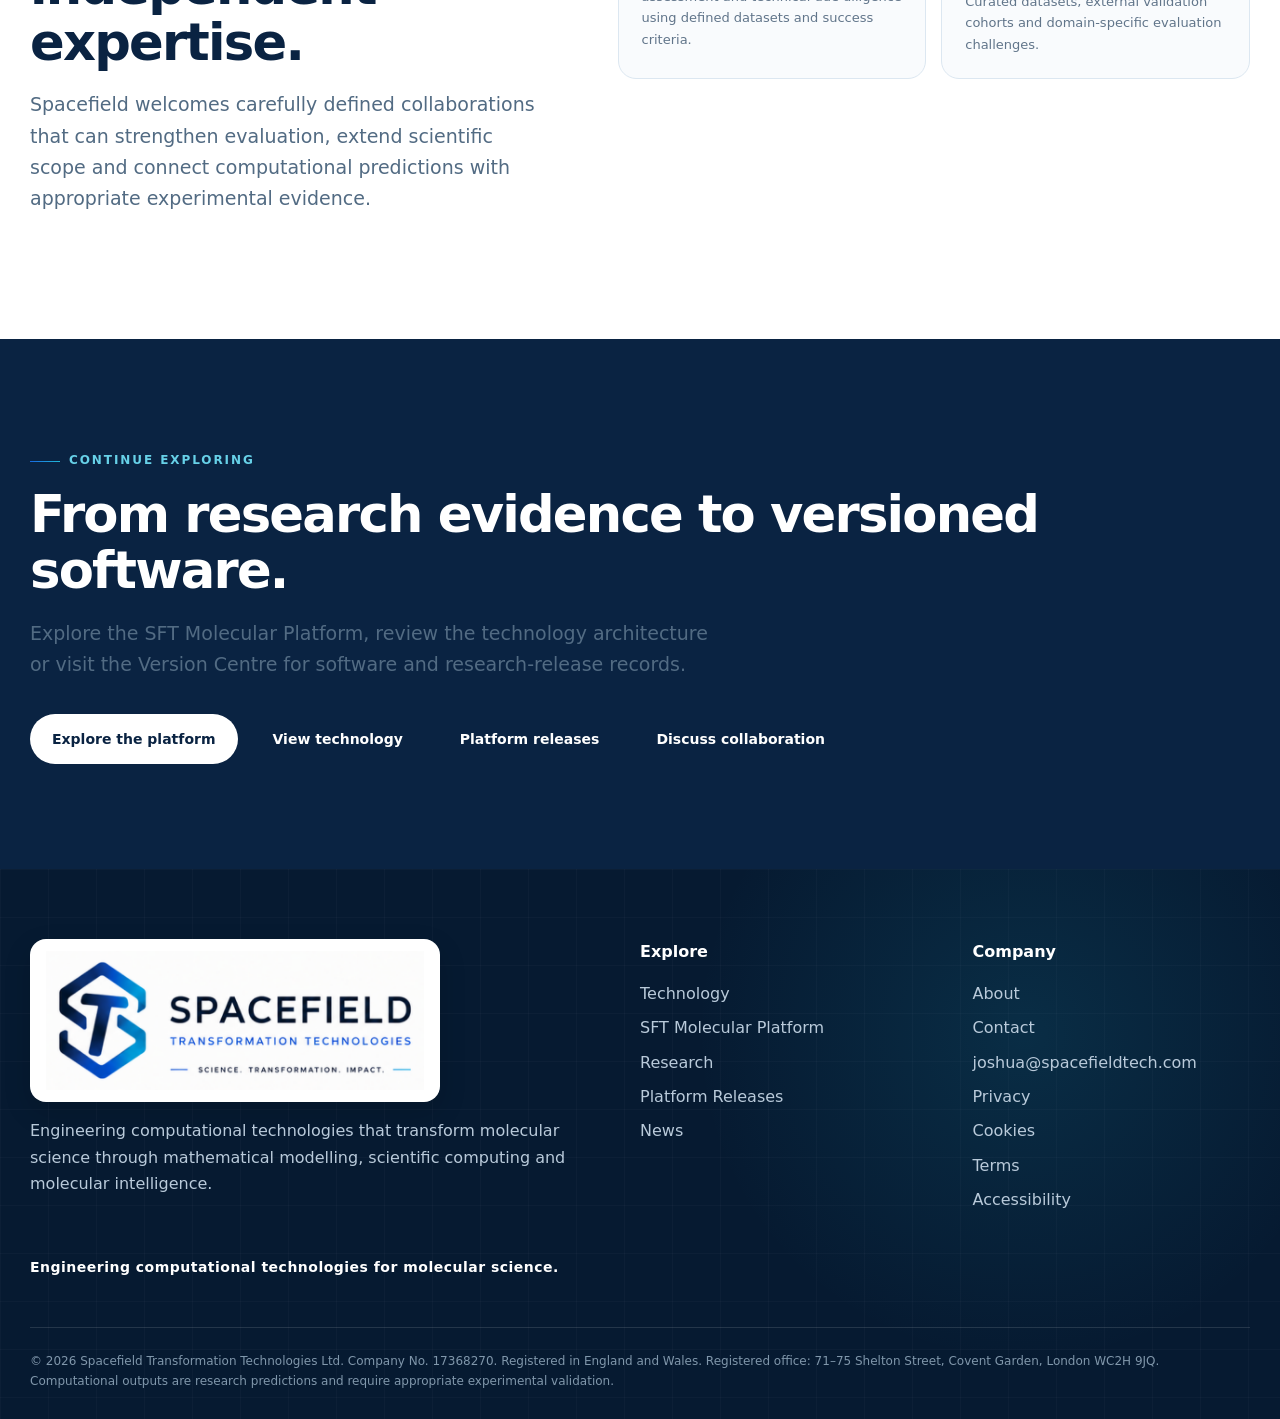
<file: research.html>
<!DOCTYPE html>

<html lang="en">
<head>
<meta charset="utf-8"/>
<meta content="width=device-width,initial-scale=1" name="viewport"/>
<title>Research | Spacefield Transformation Technologies</title>
<meta content="Explore Spacefield research in computational molecular science, mathematical modelling, scientific computing, research software, validation studies, publications, reproducibility and experimental collaboration." name="description"/>
<link href="assets/img/favicon.ico" rel="icon" type="image/x-icon"/>
<link href="assets/img/favicon-32.png" rel="icon" sizes="32x32" type="image/png"/>
<link href="assets/img/apple-touch-icon.png" rel="apple-touch-icon" sizes="180x180"/>
<link href="assets/css/styles.css" rel="stylesheet"/>
<meta content="#0A2342" name="theme-color"/>
<link href="site.webmanifest" rel="manifest"/>
<link href="https://spacefieldtech.com/research.html" rel="canonical"/>
<meta content="website" property="og:type"/>
<meta content="Spacefield Transformation Technologies" property="og:site_name"/>
<meta content="Research | Spacefield Transformation Technologies" property="og:title"/>
<meta content="Explore Spacefield research in computational molecular science, mathematical modelling, scientific computing, research software, validation studies, publications, reproducibility and experimental collaboration." property="og:description"/>
<meta content="https://spacefieldtech.com/research.html" property="og:url"/>
<meta content="https://spacefieldtech.com/assets/img/spacefield-social-preview.png" property="og:image"/>
<meta content="1200" property="og:image:width"/>
<meta content="630" property="og:image:height"/>
<meta content="summary_large_image" name="twitter:card"/>
<meta content="Research | Spacefield Transformation Technologies" name="twitter:title"/>
<meta content="Explore Spacefield research in computational molecular science, mathematical modelling, scientific computing, research software, validation studies, publications, reproducibility and experimental collaboration." name="twitter:description"/>
<meta content="https://spacefieldtech.com/assets/img/spacefield-social-preview.png" name="twitter:image"/>
</head>
<body>
<header class="site-header">
<div class="container nav">
<a class="brand" href="index.html">
<img alt="Spacefield Transformation Technologies" class="brand-logo" src="assets/img/spacefield-logo-master.png"/>
</a>
<button aria-expanded="false" aria-label="Open navigation" class="menu-btn">☰</button>
<nav class="nav-links">
<a href="index.html">Home</a>
<a href="technology.html">Technology</a>
<a href="platform.html">Platform</a>
<a aria-current="page" href="research.html">Research</a>
<a href="releases.html">Releases</a>
<a href="about.html">Company</a>
<a href="news.html">News</a>
<a class="nav-cta" href="contact.html">Contact</a>
</nav>
</div>
</header>
<main>
<section class="page-hero research-hero">
<div class="container research-hero-grid">
<div>
<span class="eyebrow">Research</span>
<h1>Advancing computational science through rigorous research.</h1>
<p class="lead">Spacefield conducts research in computational molecular science, mathematical modelling and scientific computing to develop transparent computational methods, reproducible software and scientifically grounded technologies that support molecular discovery and experimental research.</p>
<p class="research-hero-copy">Our research connects theoretical foundations, computational methods, software implementation, validation and publication so that scientific claims remain linked to reproducible evidence.</p>
<div class="actions">
<a class="btn btn-primary" href="#research-programmes">Explore research programmes</a>
<a class="btn btn-secondary" href="releases.html">View releases</a>
</div>
</div>
<div aria-label="Research evidence architecture" class="research-hero-visual">
<div class="research-evidence-core">
<strong>Evidence</strong>
<small>Traceable computational research</small>
</div>
<span class="research-node research-node-theory">Theory</span>
<span class="research-node research-node-code">Code</span>
<span class="research-node research-node-data">Data</span>
<span class="research-node research-node-model">Models</span>
<span class="research-node research-node-benchmark">Benchmarks</span>
<span class="research-node research-node-report">Reports</span>
<div class="research-ring research-ring-one"></div>
<div class="research-ring research-ring-two"></div>
</div>
</div>
</section>
<section class="section research-philosophy">
<div class="container split-intro">
<div>
<span class="eyebrow">Research philosophy</span>
<h2>Research should produce knowledge that can be examined, reproduced and improved.</h2>
</div>
<div class="technology-prose">
<p>Spacefield conducts computational research that combines mathematical modelling, scientific computing and computational molecular methods to develop transparent, reproducible and scientifically traceable technologies.</p>
<p>Research begins with a scientific question and progresses through mathematical development, computational representation, software implementation and controlled evaluation. Where empirical data are used, models are benchmarked and interpreted within clearly defined scope and limitations.</p>
<p>Computational methods are designed to support scientific investigation rather than replace experimental evidence. The value of the research lies not only in predictive performance, but also in whether methods, assumptions, artefacts and results can be examined, reproduced and improved.</p>
<div class="research-principle-strip">
<article><strong>Explicit assumptions</strong><span>Scientific and computational assumptions should be stated rather than hidden.</span></article>
<article><strong>Controlled evaluation</strong><span>Validation and locked testing should remain separate from model development.</span></article>
<article><strong>Reviewable outputs</strong><span>Results should preserve model identity, configuration and relevant limitations.</span></article>
</div>
</div>
</div>
</section>
<section class="section section-dark research-method-section">
<div class="container">
<div class="section-head">
<span class="eyebrow">Research method</span>
<h2>A disciplined path from concept to scientific release.</h2>
<p>Each programme may differ in scientific detail, but the underlying research process follows a consistent sequence of definition, implementation, evaluation and release.</p>
</div>
<div class="research-method-flow">
<article>
<span>01</span>
<h3>Define the question</h3>
<p>Specify the scientific endpoint, intended use, assumptions and limits of the investigation.</p>
</article>
<b>↓</b>
<article>
<span>02</span>
<h3>Formulate the representation</h3>
<p>Develop mathematical, structural or mechanism-informed quantities relevant to the problem.</p>
</article>
<b>↓</b>
<article>
<span>03</span>
<h3>Implement and test</h3>
<p>Translate the representation into software with unit tests, invariance checks and failure handling.</p>
</article>
<b>↓</b>
<article>
<span>04</span>
<h3>Benchmark</h3>
<p>Compare against appropriate baselines using predefined data partitions and evaluation metrics.</p>
</article>
<b>↓</b>
<article>
<span>05</span>
<h3>Validate</h3>
<p>Assess generalisation, uncertainty, reproducibility and known limitations under controlled conditions.</p>
</article>
<b>↓</b>
<article class="research-method-accent">
<span>06</span>
<h3>Freeze and report</h3>
<p>Preserve code, model identity, manifests, hashes, documentation and scientific conclusions.</p>
</article>
</div>
</div>
</section>
<section class="section" id="research-programmes">
<div class="container">
<div class="section-head">
<span class="eyebrow">Research programmes</span>
<h2>A connected research portfolio from theory to applied molecular technologies.</h2>
<p>Spacefield's research programme connects fundamental mathematical work, computational molecular methods, software implementation and applied prediction technologies. Each programme contributes to a broader scientific architecture rather than operating as an isolated research activity.</p>
</div>
<div aria-label="Spacefield research programmes" class="research-programme-grid">
<article class="research-programme-card">
<div class="programme-number">01</div>
<span class="programme-status">Foundational research</span>
<h3>Fundamental Research</h3>
<p>Theoretical and mathematical work that develops the formal foundations used across Spacefield's computational research.</p>
<ul><li>Spacefield Transformation Theory</li><li>Mathematical modelling</li><li>Operator-based representations</li><li>Computational foundations</li></ul>
<p class="programme-boundary">Public papers will distinguish established derivations, modelling assumptions, conjectures and proposed interpretations.</p>
</article>
<article class="research-programme-card">
<div class="programme-number">02</div>
<span class="programme-status">Computational research</span>
<h3>Computational Molecular Research</h3>
<p>Research that translates mathematical and scientific concepts into molecular representations, descriptors and reproducible computational methods.</p>
<ul><li>SFT Molecular Foundations</li><li>SFT-Core</li><li>Descriptor engines</li><li>Molecular representations</li></ul>
<p class="programme-boundary">Descriptor usefulness is assessed empirically; theoretical motivation alone does not establish predictive value.</p>
</article>
<article class="research-programme-card">
<div class="programme-number">03</div>
<span class="programme-status">Platform research</span>
<h3>Applied Molecular Technologies</h3>
<p>Endpoint-specific computational methods developed as research software and integrated into the SFT Molecular Platform.</p>
<ul><li>SFT-pKa</li><li>SFT-logP</li><li>SFT-Solubility</li><li>SFT-BBB</li><li>SFT-ADMET</li><li>SFT-Binding</li></ul>
<p class="programme-boundary"><strong>Scientific position:</strong> Computational research and prediction support scientific investigation, candidate prioritisation and hypothesis generation. They do not replace laboratory experiments, biological assays, safety studies or independent experimental validation.</p>
</article>
<article class="research-programme-card">
<div class="programme-number">04</div>
<span class="programme-status">Evaluation research</span>
<h3>Future Research</h3>
<p>Longer-term research directions that extend Spacefield's computational framework into broader molecular and scientific applications.</p>
<ul><li>Molecular optimisation</li><li>Multi-target discovery</li><li>Protein modelling</li><li>Advanced computational molecular systems</li></ul>
<p class="programme-boundary">A benchmark result is interpreted within the scope of its dataset, split, endpoint and evaluation protocol.</p>
</article>
<article class="research-programme-card">
<div class="programme-number">05</div>
<span class="programme-status">Engineering research</span>
<h3>Reproducible scientific software</h3>
<p>Research methods are progressively converted into versioned, testable and deployable software so that computational claims can be linked to executable artefacts.</p>
<ul>
<li>Stable APIs, batch workflows and command-line tools</li>
<li>Automated tests and predictor-parity checks</li>
<li>Dependency control and release packaging</li>
<li>CSV, JSON, PDF, logs and machine-readable reports</li>
</ul>
<p class="programme-boundary">A software release records implementation state; it does not by itself establish scientific or clinical validity.</p>
</article>
<article class="research-programme-card">
<div class="programme-number">06</div>
<span class="programme-status">Translational direction</span>
<h3>Computational prioritisation</h3>
<p>Investigation of how integrated molecular predictions can support candidate comparison and the design of focused experimental programmes.</p>
<ul>
<li>Multi-parameter candidate profiles</li>
<li>Agreement and disagreement across prediction engines</li>
<li>Target-aware ranking and filtering workflows</li>
<li>Interfaces for academic and industry collaboration</li>
</ul>
<p class="programme-boundary">Computational prioritisation supports decisions about what to test; it does not demonstrate biological efficacy or safety.</p>
</article>
</div>
</div>
</section>
<section class="section section-alt benchmark-section">
<div class="container">
<div class="section-head">
<span class="eyebrow">Benchmarking and validation</span>
<h2>Performance claims require controlled evidence.</h2>
<p>Spacefield's evaluation framework is designed to reduce common sources of inflated performance and to preserve a clear boundary between development decisions and final testing.</p>
</div>
<div class="validation-framework">
<div class="validation-stage">
<span>Development</span>
<h3>Training partition</h3>
<p>Fit candidate models and establish the implementation pipeline without consulting locked test outcomes.</p>
</div>
<b>→</b>
<div class="validation-stage">
<span>Selection</span>
<h3>Validation partition</h3>
<p>Compare authorised algorithms and choose a frozen approach under a predefined selection plan.</p>
</div>
<b>→</b>
<div class="validation-stage validation-locked">
<span>Final assessment</span>
<h3>Locked test partition</h3>
<p>Evaluate the frozen method only after development and selection decisions have been completed.</p>
</div>
<b>→</b>
<div class="validation-stage">
<span>Generalisation</span>
<h3>External evaluation</h3>
<p>Where suitable data exist, examine performance on an independent dataset or deployment context.</p>
</div>
</div>
<div class="validation-card-grid">
<article>
<span class="validation-icon">≠</span>
<h3>Credible baselines</h3>
<p>New descriptors and models should be compared with appropriate established representations, simple controls and relevant combined systems.</p>
</article>
<article>
<span class="validation-icon">⊘</span>
<h3>Leakage control</h3>
<p>Duplicate molecules, closely related records, target overlap and preprocessing decisions require explicit handling to avoid optimistic estimates.</p>
</article>
<article>
<span class="validation-icon">Δ</span>
<h3>Multiple metrics</h3>
<p>Regression and classification performance should be described through metrics appropriate to the endpoint, data balance and intended use.</p>
</article>
<article>
<span class="validation-icon">?</span>
<h3>Uncertainty and failure</h3>
<p>Research reporting should include failed inputs, missing values, out-of-domain cases and uncertainty where the method supports it.</p>
</article>
<article>
<span class="validation-icon">↻</span>
<h3>Repeatability</h3>
<p>Seeds, environments, dataset fingerprints and execution manifests help determine whether a reported result can be reproduced.</p>
</article>
<article>
<span class="validation-icon">□</span>
<h3>Scope-aware conclusions</h3>
<p>Claims should remain bounded by the dataset, model, endpoint, population and evaluation design used in the study.</p>
</article>
</div>
</div>
</section>
<section class="section research-evidence-section">
<div class="container evidence-grid">
<div>
<span class="eyebrow">Research evidence</span>
<h2>What accompanies a credible computational result?</h2>
<p class="lead">A metric is only one part of the evidence. Reviewable research also needs context, provenance and implementation records.</p>
<p>For public studies and software releases, Spacefield aims to connect scientific conclusions with the artefacts required to understand and reproduce the work, subject to dataset licences, confidentiality, intellectual-property protection and responsible disclosure.</p>
</div>
<div class="evidence-layers">
<article><span>01</span><div><strong>Scientific record</strong><p>Research question, assumptions, endpoint definition, methods and limitations.</p></div></article>
<article><span>02</span><div><strong>Data record</strong><p>Dataset identity, licence, inclusion criteria, preprocessing and partition fingerprints.</p></div></article>
<article><span>03</span><div><strong>Model record</strong><p>Descriptor version, algorithm, parameters, training procedure and model hash.</p></div></article>
<article><span>04</span><div><strong>Execution record</strong><p>Environment, configuration, runtime, warnings, failures and generated artefacts.</p></div></article>
<article><span>05</span><div><strong>Evaluation record</strong><p>Metrics, baselines, confidence intervals where available and error analysis.</p></div></article>
<article><span>06</span><div><strong>Release record</strong><p>Version, changelog, integrity manifest, citation information and preservation location.</p></div></article>
</div>
</div>
</section>
<section class="section section-dark publication-section">
<div class="container">
<div class="section-head">
<span class="eyebrow">Publications and research records</span>
<h2>Publications, software and scientific records.</h2>
<p>Spacefield research outputs are organised so that theoretical work, software, validation evidence and reproducibility records remain distinguishable and citable. Public records will be linked to appropriate repositories and DOI-backed releases as they become available.</p>
</div>
<div class="publication-grid">
<article class="publication-card">
<span class="publication-state">Preparing public release</span>
<h3>Publications</h3>
<p>Scientific papers and formal research manuscripts.</p>
<ul><li>Peer-reviewed journal articles</li><li>Preprints</li><li>Conference papers</li></ul>
</article>
<article class="publication-card">
<span class="publication-state">Planned public research</span>
<h3>Software &amp; Releases</h3>
<p>Versioned computational artefacts that make research methods executable and reviewable.</p>
<ul><li>Versioned software packages</li><li>Platform releases</li><li>SDKs and developer resources</li><li>APIs</li></ul>
</article>
<article class="publication-card">
<span class="publication-state">Release-linked records</span>
<h3>Validation &amp; Scientific Records</h3>
<p>Evidence and documentation supporting evaluation, traceability and reproducibility.</p>
<ul><li>Benchmark reports</li><li>Validation studies</li><li>Technical reports</li><li>DOI archives and reproducibility records</li></ul>
</article>
</div>
<div class="publication-note">
<strong>Publication status:</strong> items described on this page should not be treated as published until a public record, DOI, journal citation or official release link is provided.
      </div>
</div>
</section>
<section class="section open-science-section">
<div class="container">
<div class="section-head">
<span class="eyebrow">Reproducibility and responsible openness</span>
<h2>Open where useful, protected where necessary.</h2>
<p>Research transparency does not require the indiscriminate publication of confidential code, proprietary models, licensed datasets or security-sensitive deployment details.</p>
</div>
<div class="openness-grid">
<article>
<div class="openness-symbol">Open</div>
<h3>Suitable for public release</h3>
<ul>
<li>Research questions and scientific rationale</li>
<li>Evaluation methodology and baseline definitions</li>
<li>Non-confidential benchmark summaries</li>
<li>Version, citation and integrity information</li>
<li>Selected examples and public documentation</li>
</ul>
</article>
<article>
<div class="openness-symbol protected">Controlled</div>
<h3>May require protection or restricted access</h3>
<ul>
<li>Proprietary source code and model artefacts</li>
<li>Confidential molecular workflows</li>
<li>Licensed or restricted datasets</li>
<li>Partner information and unpublished results</li>
<li>Detailed implementation blueprints relevant to IP</li>
</ul>
</article>
<article>
<div class="openness-symbol governed">Governed</div>
<h3>Shared through appropriate agreements</h3>
<ul>
<li>Research collaboration materials</li>
<li>Private validation packages</li>
<li>Pilot-project data and reports</li>
<li>Technical due-diligence materials</li>
<li>Controlled API or software evaluation access</li>
</ul>
</article>
</div>
</div>
</section>
<section class="section collaboration-research-section">
<div class="container collaboration-research-grid">
<div>
<span class="eyebrow">Research collaboration</span>
<h2>Connecting computational development with independent expertise.</h2>
<p class="lead">Spacefield welcomes carefully defined collaborations that can strengthen evaluation, extend scientific scope and connect computational predictions with appropriate experimental evidence.</p>
</div>
<div class="collaboration-types">
<article><strong>Academic collaboration</strong><span>Joint methodology studies, independent evaluation, student projects and publication-focused research.</span></article>
<article><strong>Experimental validation</strong><span>Targeted testing of computational candidates or molecular-property predictions under agreed protocols.</span></article>
<article><strong>Industry evaluation</strong><span>Private pilot studies, workflow assessment and technical due diligence using defined datasets and success criteria.</span></article>
<article><strong>Data and benchmark partnerships</strong><span>Curated datasets, external validation cohorts and domain-specific evaluation challenges.</span></article>
</div>
</div>
</section>
<section class="section section-dark research-cta">
<div class="container">
<span class="eyebrow">Continue exploring</span>
<h2>From research evidence to versioned software.</h2>
<p class="lead">Explore the SFT Molecular Platform, review the technology architecture or visit the Version Centre for software and research-release records.</p>
<div class="actions">
<a class="btn light-button" href="platform.html">Explore the platform</a>
<a class="btn dark-secondary" href="technology.html">View technology</a>
<a class="btn dark-secondary" href="releases.html">Platform releases</a>
<a class="btn dark-secondary" href="contact.html">Discuss collaboration</a>
</div>
</div>
</section>
</main>
<footer class="site-footer">
<div class="container">
<div class="footer-grid">
<div>
<img alt="Spacefield Transformation Technologies" class="footer-logo" src="assets/img/spacefield-logo-master.png"/>
<p>Engineering computational technologies that transform molecular science through mathematical modelling, scientific computing and molecular intelligence.</p>
</div>
<div>
<div class="footer-title">Explore</div>
<div class="footer-links">
<a href="technology.html">Technology</a>
<a href="platform.html">SFT Molecular Platform</a>
<a href="research.html">Research</a>
<a href="releases.html">Platform Releases</a>
<a href="news.html">News</a>
</div>
</div>
<div>
<div class="footer-title">Company</div>
<div class="footer-links">
<a href="about.html">About</a>
<a href="contact.html">Contact</a>
<a href="mailto:joshua@spacefieldtech.com">joshua@spacefieldtech.com</a>
<a href="privacy.html">Privacy</a>
<a href="cookies.html">Cookies</a>
<a href="terms.html">Terms</a>
<a href="accessibility.html">Accessibility</a>
</div>
</div>
</div>
<div class="footer-signature">Engineering computational technologies for molecular science.</div>
<div class="legal">© <span data-year=""></span> Spacefield Transformation Technologies Ltd. Company No. 17368270. Registered in England and Wales. Registered office: 71–75 Shelton Street, Covent Garden, London WC2H 9JQ. Computational outputs are research predictions and require appropriate experimental validation.</div>
</div>
</footer>
<script src="assets/js/main.js"></script>
</body>
</html>
</file>
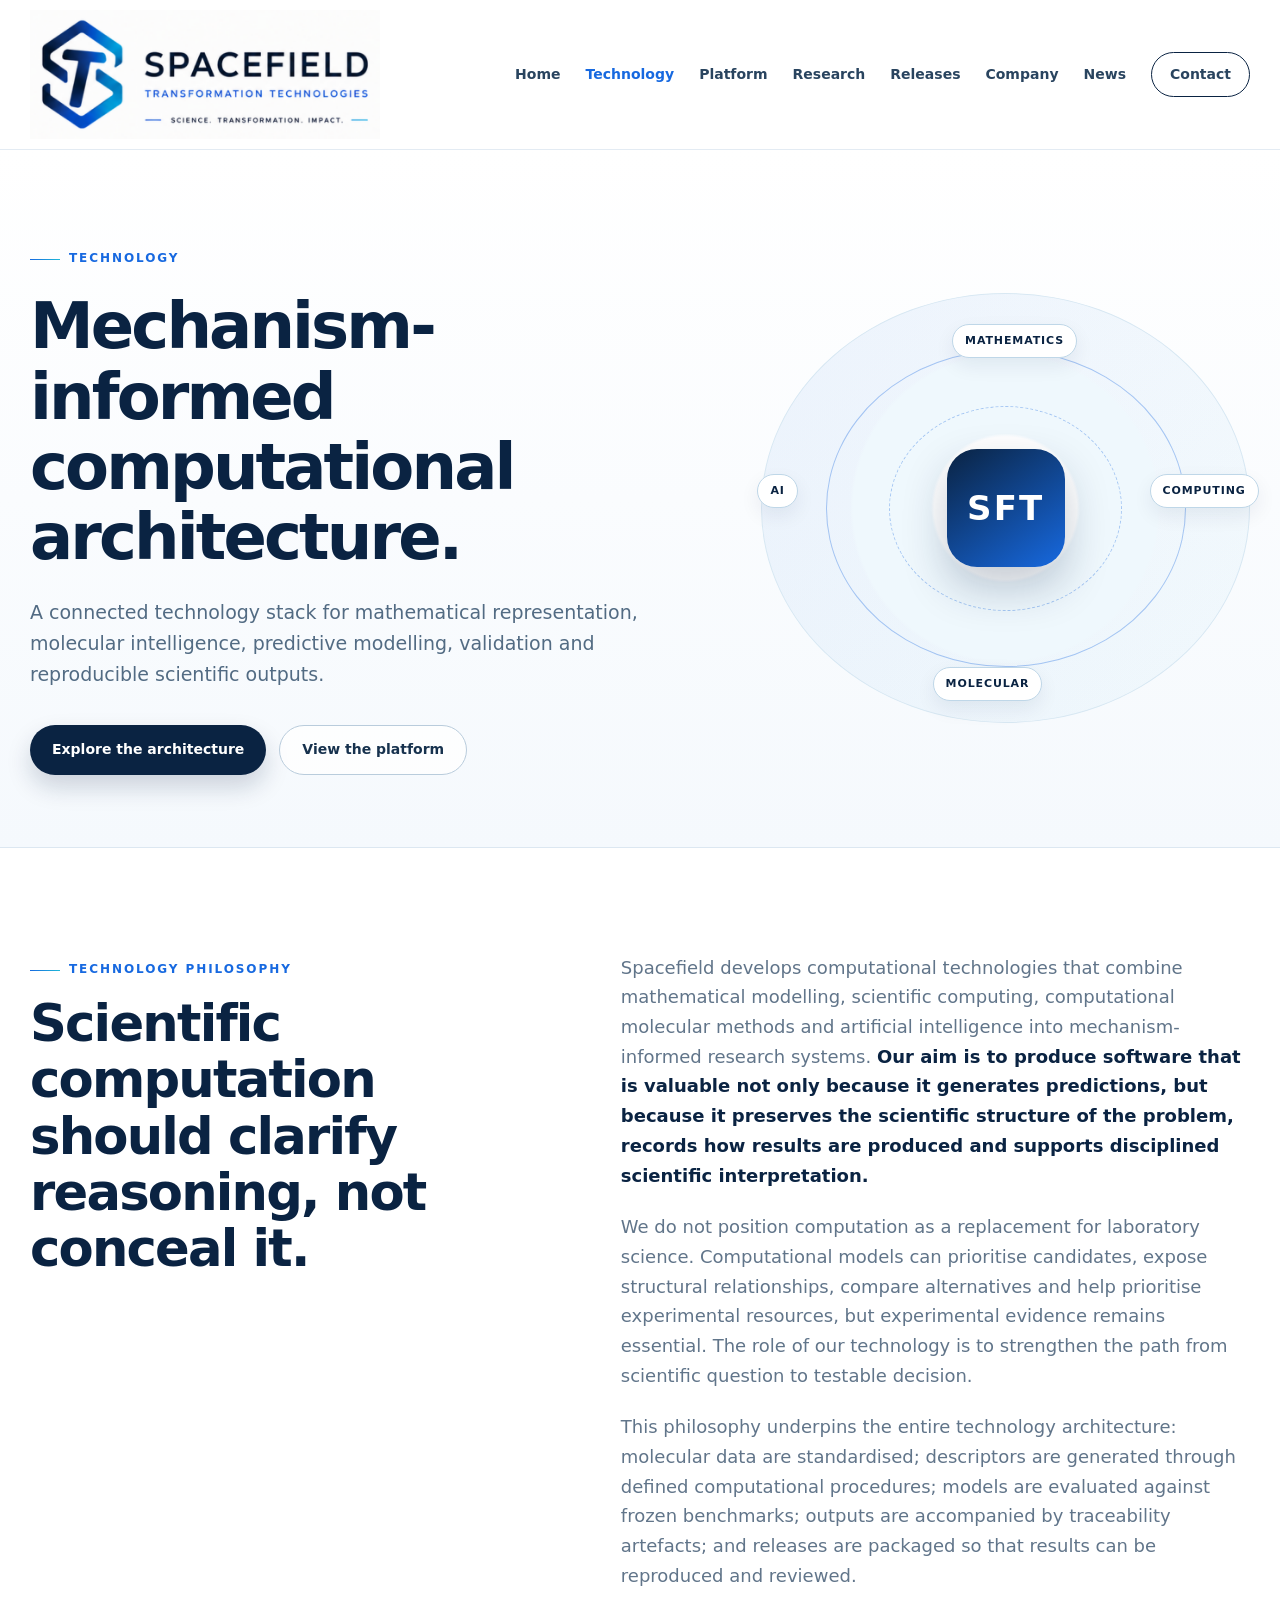
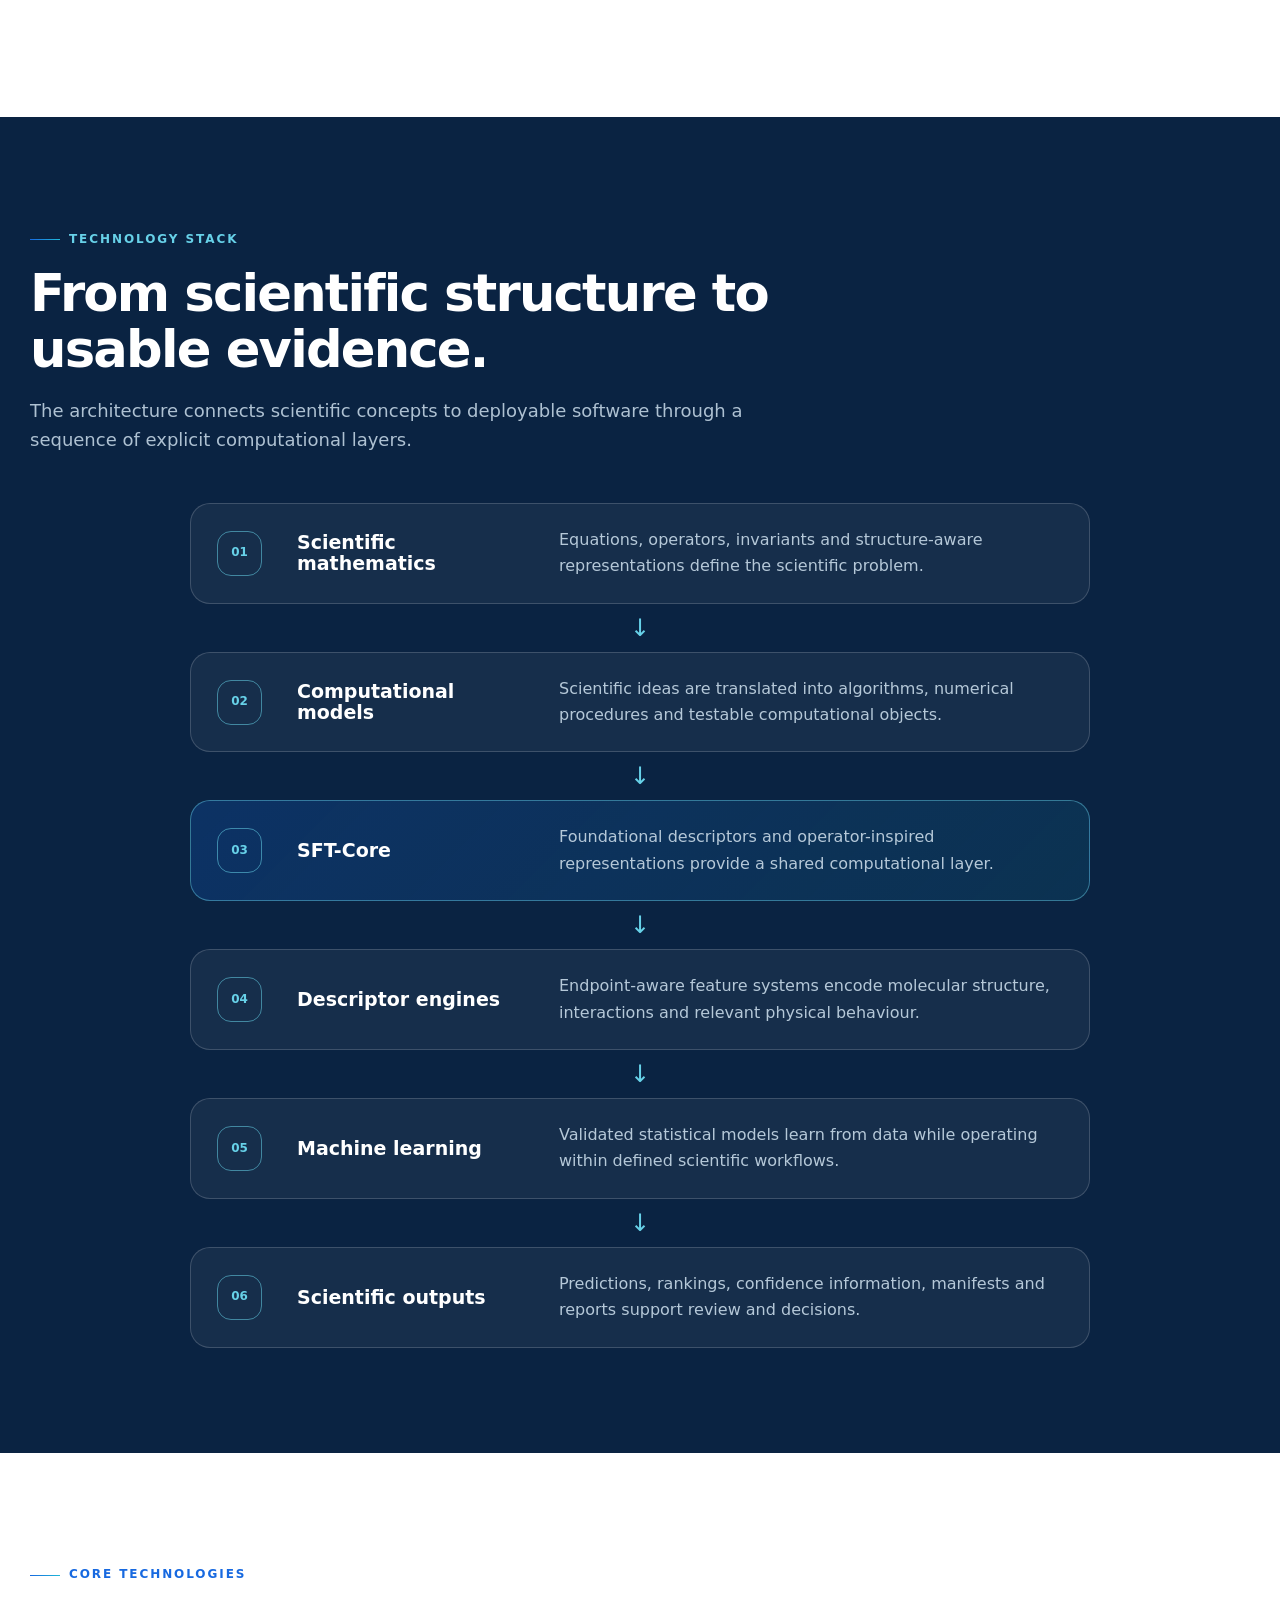
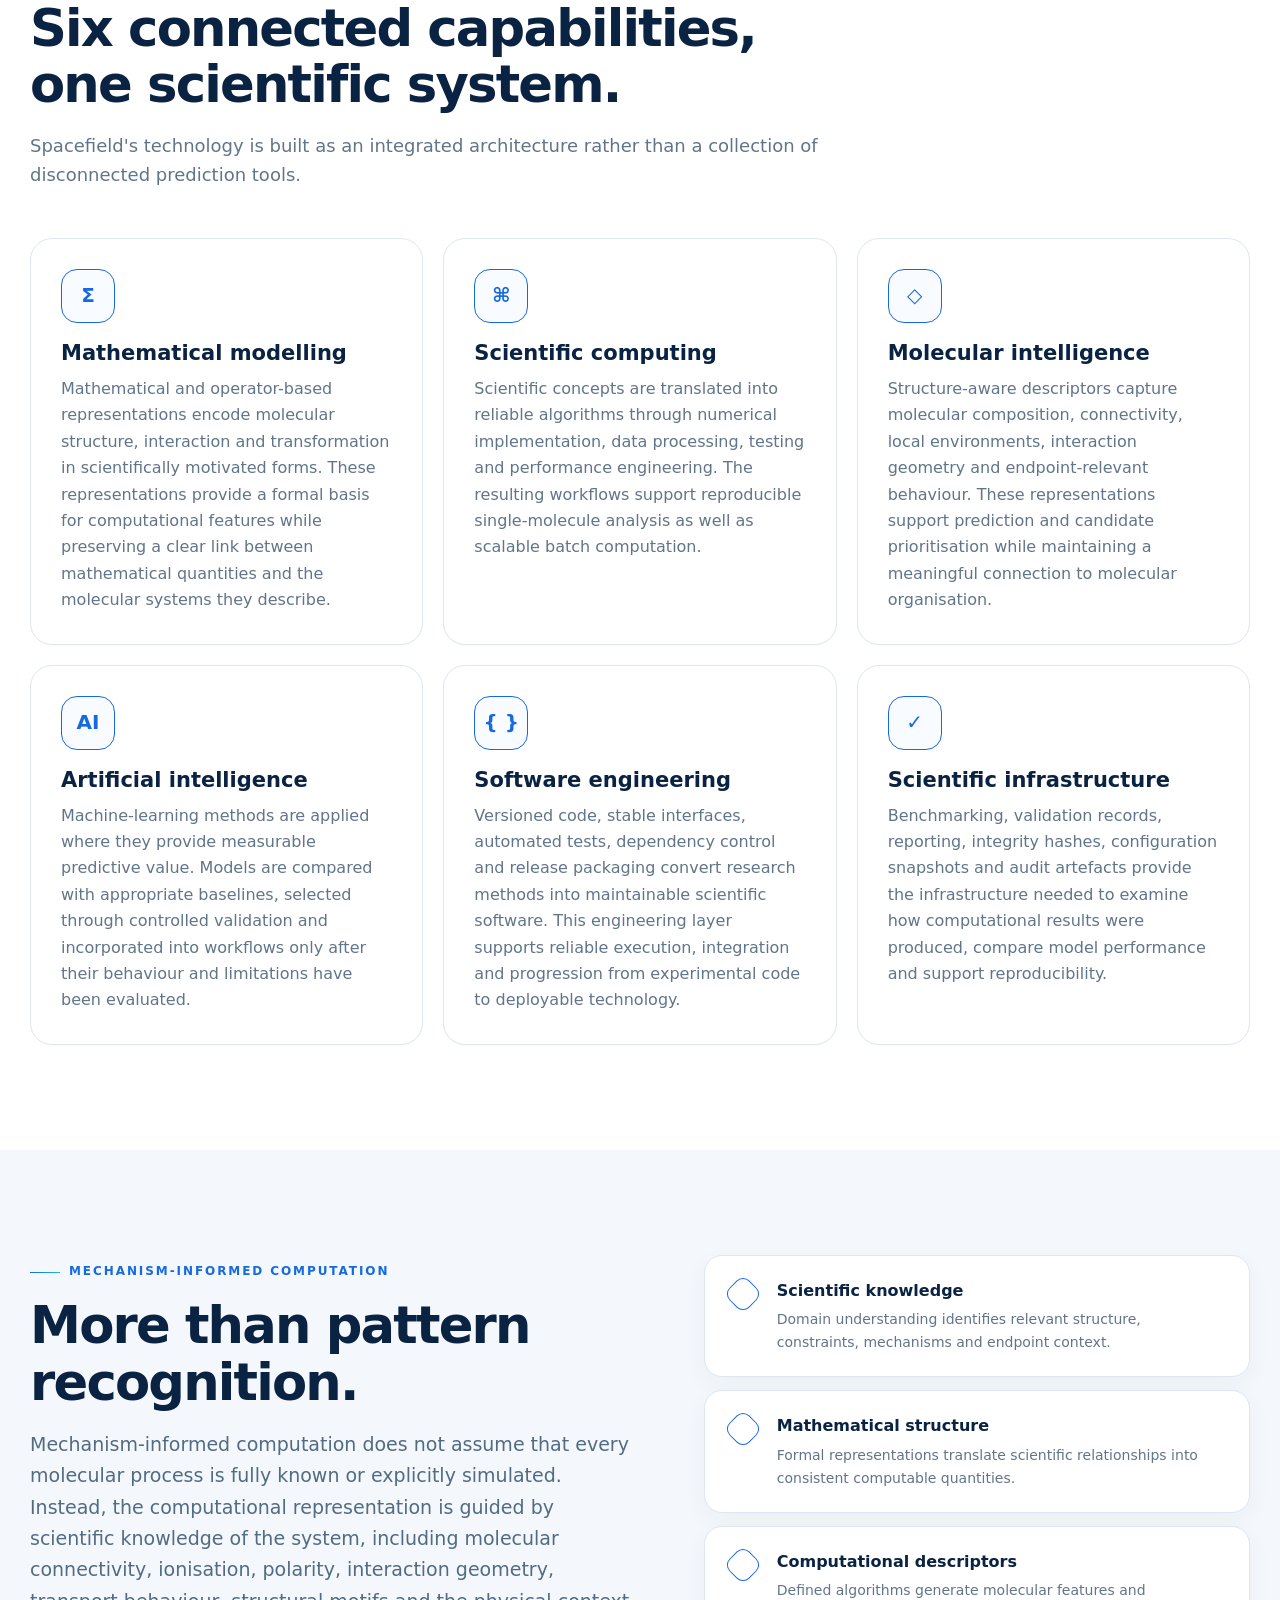
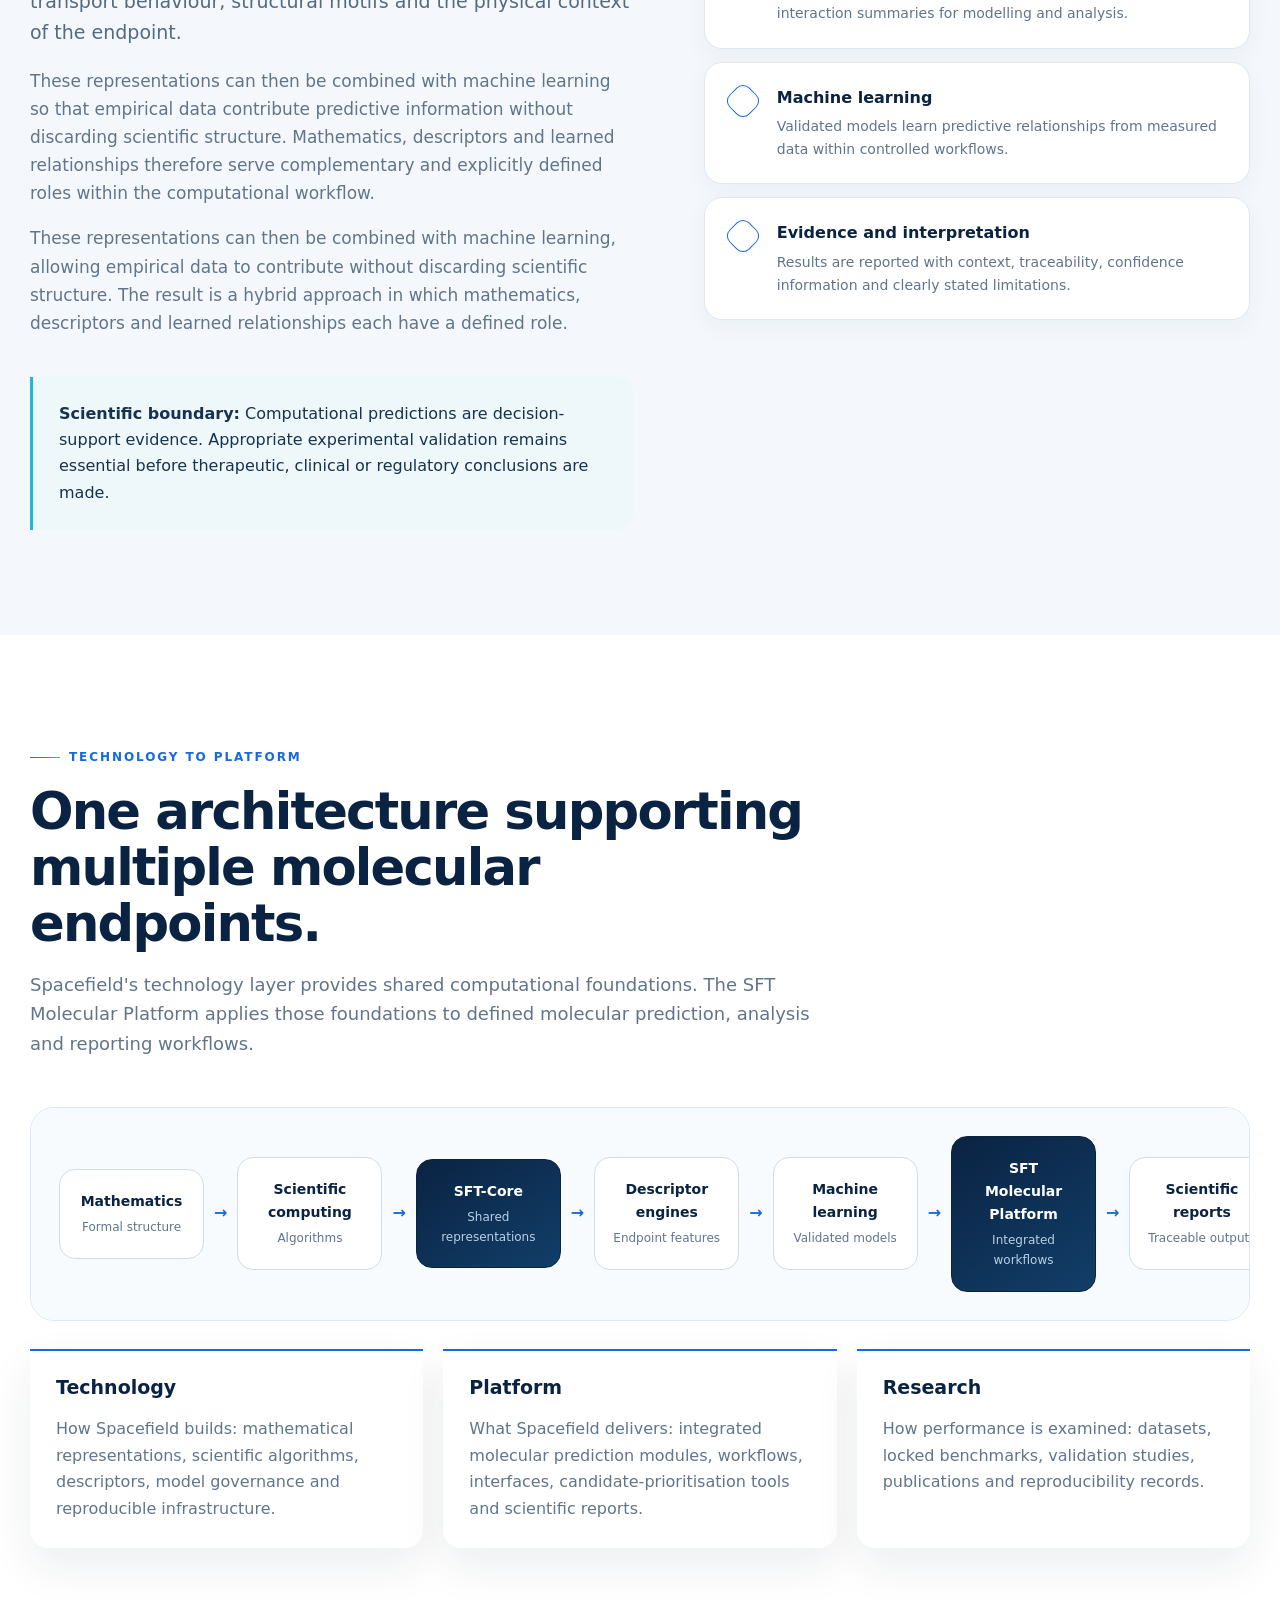
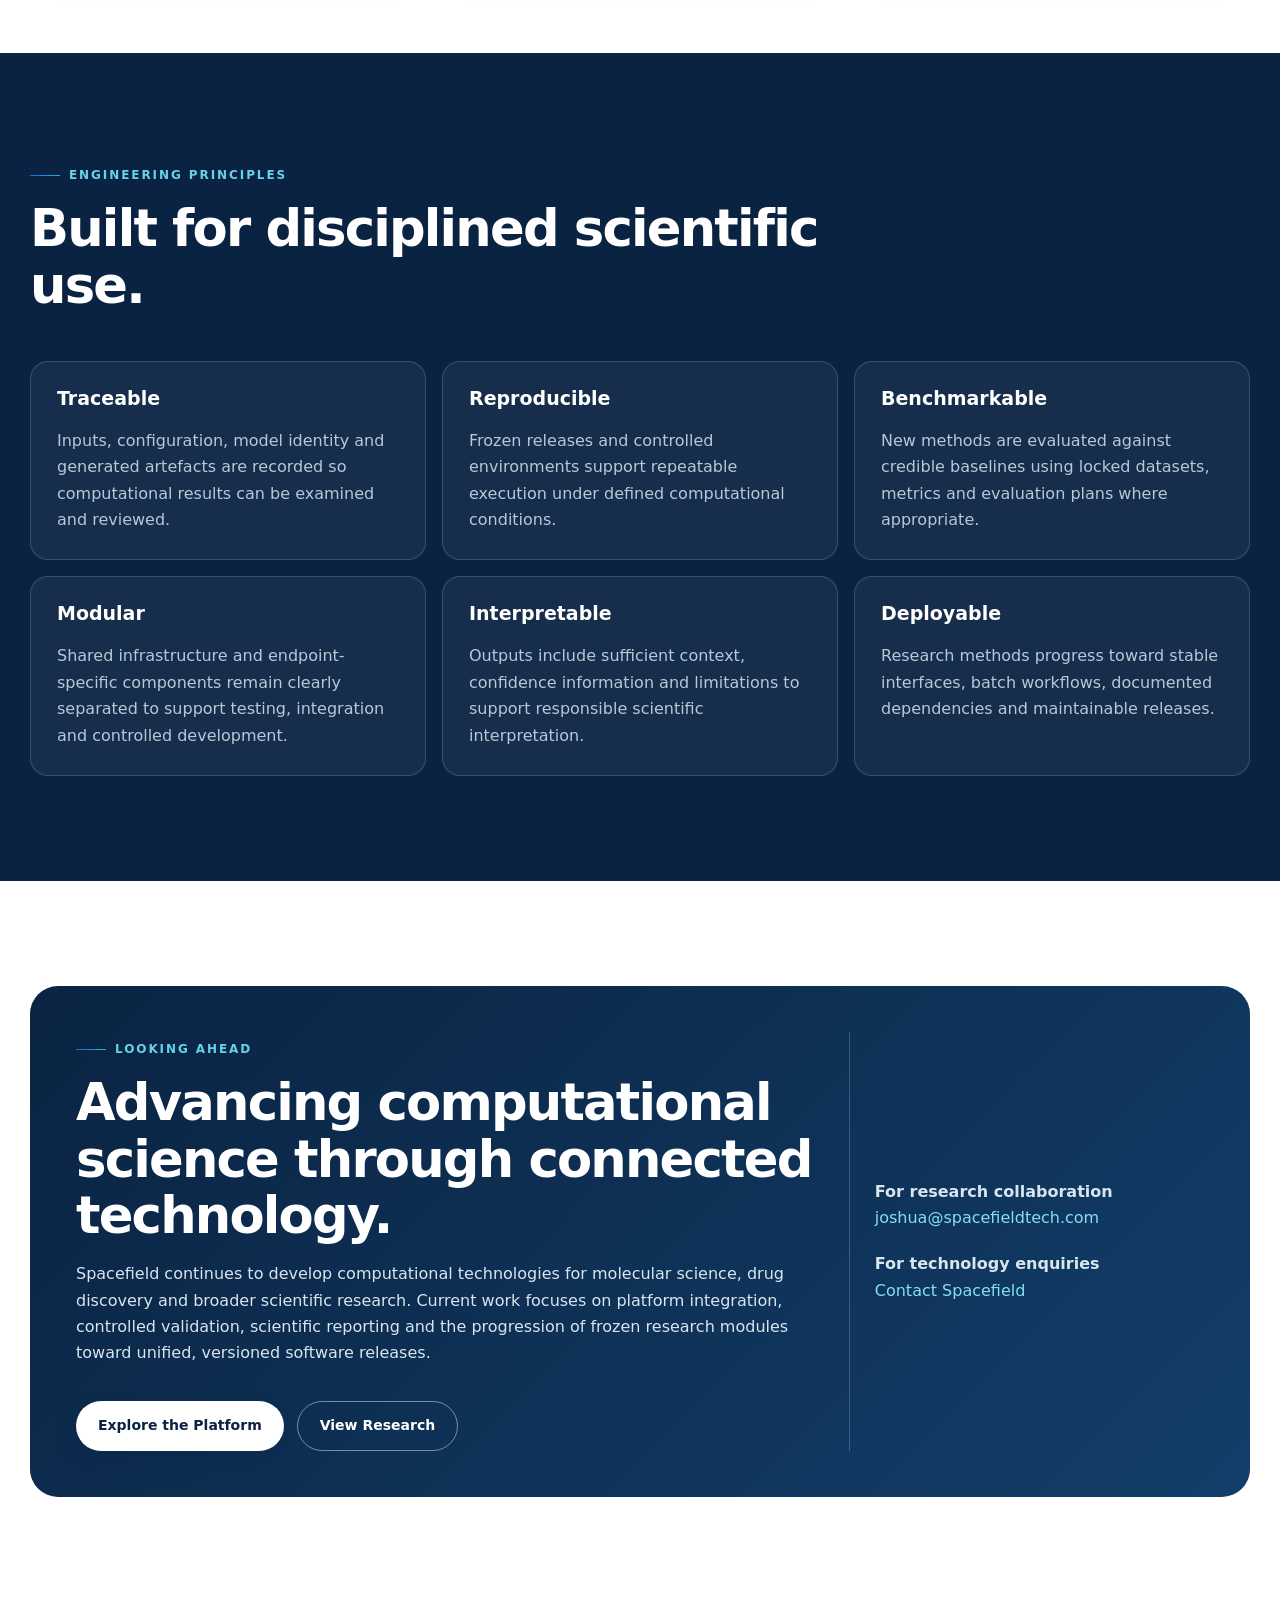
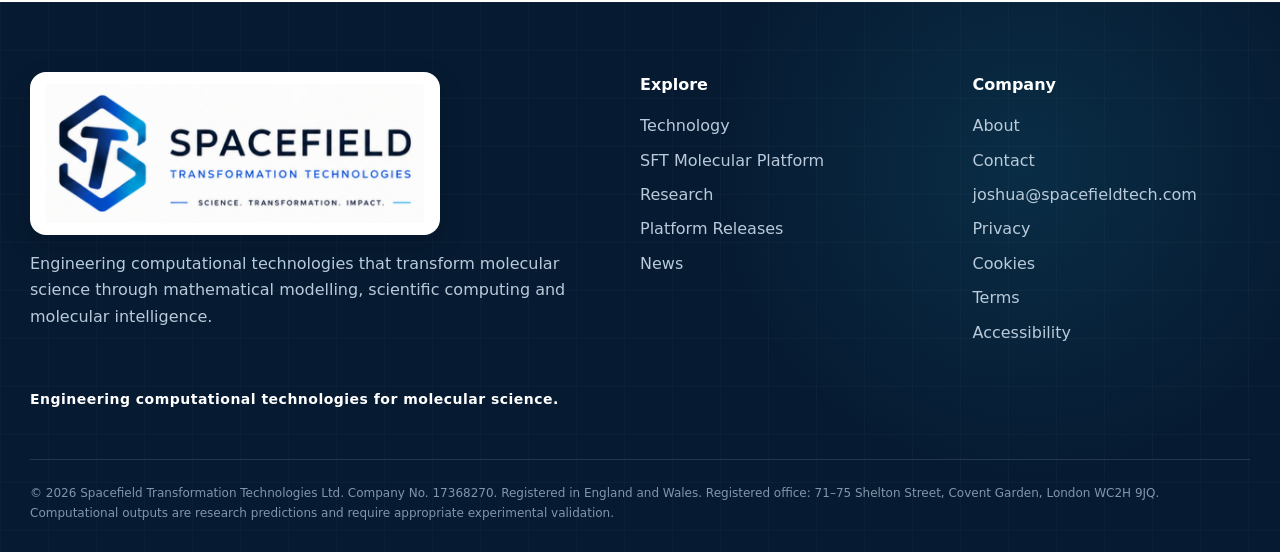
<file: technology.html>
<!DOCTYPE html>

<html lang="en">
<head>
<meta charset="utf-8"/>
<meta content="width=device-width,initial-scale=1" name="viewport"/>
<title>Technology | Spacefield Transformation Technologies</title>
<meta content="Explore Spacefield's mechanism-informed computational architecture for molecular science, combining mathematical modelling, scientific computing, molecular intelligence, artificial intelligence and reproducible scientific infrastructure." name="description"/>
<link href="assets/img/favicon.ico" rel="icon" type="image/x-icon"/>
<link href="assets/img/favicon-32.png" rel="icon" sizes="32x32" type="image/png"/>
<link href="assets/img/apple-touch-icon.png" rel="apple-touch-icon" sizes="180x180"/>
<link href="assets/css/styles.css" rel="stylesheet"/>
<meta content="#0A2342" name="theme-color"/>
<link href="site.webmanifest" rel="manifest"/>
<link href="https://spacefieldtech.com/technology.html" rel="canonical"/>
<meta content="website" property="og:type"/>
<meta content="Spacefield Transformation Technologies" property="og:site_name"/>
<meta content="Technology | Spacefield Transformation Technologies" property="og:title"/>
<meta content="Mechanism-informed computational architecture for molecular science, scientific computing, reproducible research and the SFT Molecular Platform." property="og:description"/>
<meta content="https://spacefieldtech.com/technology.html" property="og:url"/>
<meta content="https://spacefieldtech.com/assets/img/spacefield-social-preview.png" property="og:image"/>
<meta content="1200" property="og:image:width"/>
<meta content="630" property="og:image:height"/>
<meta content="summary_large_image" name="twitter:card"/>
<meta content="Technology | Spacefield Transformation Technologies" name="twitter:title"/>
<meta content="Mechanism-informed computational architecture for molecular science, scientific computing, reproducible research and the SFT Molecular Platform." name="twitter:description"/>
<meta content="https://spacefieldtech.com/assets/img/spacefield-social-preview.png" name="twitter:image"/>
</head>
<body>
<header class="site-header">
<div class="container nav">
<a class="brand" href="index.html"><img alt="Spacefield Transformation Technologies" class="brand-logo" src="assets/img/spacefield-logo-master.png"/></a>
<button aria-expanded="false" aria-label="Open navigation" class="menu-btn">☰</button>
<nav class="nav-links">
<a href="index.html">Home</a><a aria-current="page" href="technology.html">Technology</a><a href="platform.html">Platform</a><a href="research.html">Research</a><a href="releases.html">Releases</a><a href="about.html">Company</a><a href="news.html">News</a><a class="nav-cta" href="contact.html">Contact</a>
</nav>
</div>
</header>
<main>
<section class="page-hero technology-hero">
<div class="container technology-hero-grid">
<div>
<span class="eyebrow">Technology</span>
<h1>Mechanism-informed computational architecture.</h1>
<p class="lead">A connected technology stack for mathematical representation, molecular intelligence, predictive modelling, validation and reproducible scientific outputs.</p>
<div class="actions">
<a class="btn btn-primary" href="#technology-stack">Explore the architecture</a>
<a class="btn btn-secondary" href="platform.html">View the platform</a>
</div>
</div>
<div aria-label="Technology architecture overview" class="technology-hero-panel">
<div class="technology-orbit orbit-one"></div>
<div class="technology-orbit orbit-two"></div>
<div class="technology-core">SFT</div>
<span class="orbit-label orbit-math">Mathematics</span>
<span class="orbit-label orbit-compute">Computing</span>
<span class="orbit-label orbit-molecular">Molecular</span>
<span class="orbit-label orbit-ai">AI</span>
</div>
</div>
</section>
<section class="section technology-philosophy">
<div class="container split-intro">
<div class="section-head">
<span class="eyebrow">Technology philosophy</span>
<h2>Scientific computation should clarify reasoning, not conceal it.</h2>
</div>
<div class="technology-prose">
<p>Spacefield develops computational technologies that combine mathematical modelling, scientific computing, computational molecular methods and artificial intelligence into mechanism-informed research systems. <strong>Our aim is to produce software that is valuable not only because it generates predictions, but because it preserves the scientific structure of the problem, records how results are produced and supports disciplined scientific interpretation.</strong></p>
<p>We do not position computation as a replacement for laboratory science. Computational models can prioritise candidates, expose structural relationships, compare alternatives and help prioritise experimental resources, but experimental evidence remains essential. The role of our technology is to strengthen the path from scientific question to testable decision.</p>
<p>This philosophy underpins the entire technology architecture: molecular data are standardised; descriptors are generated through defined computational procedures; models are evaluated against frozen benchmarks; outputs are accompanied by traceability artefacts; and releases are packaged so that results can be reproduced and reviewed.</p>
</div>
</div>
</section>
<section class="section section-dark" id="technology-stack">
<div class="container">
<div class="section-head">
<span class="eyebrow">Technology stack</span>
<h2>From scientific structure to usable evidence.</h2>
<p>The architecture connects scientific concepts to deployable software through a sequence of explicit computational layers.</p>
</div>
<div class="architecture-flow">
<article class="architecture-node"><span>01</span><h3>Scientific mathematics</h3><p>Equations, operators, invariants and structure-aware representations define the scientific problem.</p></article>
<div class="architecture-arrow">↓</div>
<article class="architecture-node"><span>02</span><h3>Computational models</h3><p>Scientific ideas are translated into algorithms, numerical procedures and testable computational objects.</p></article>
<div class="architecture-arrow">↓</div>
<article class="architecture-node architecture-node-accent"><span>03</span><h3>SFT-Core</h3><p>Foundational descriptors and operator-inspired representations provide a shared computational layer.</p></article>
<div class="architecture-arrow">↓</div>
<article class="architecture-node"><span>04</span><h3>Descriptor engines</h3><p>Endpoint-aware feature systems encode molecular structure, interactions and relevant physical behaviour.</p></article>
<div class="architecture-arrow">↓</div>
<article class="architecture-node"><span>05</span><h3>Machine learning</h3><p>Validated statistical models learn from data while operating within defined scientific workflows.</p></article>
<div class="architecture-arrow">↓</div>
<article class="architecture-node"><span>06</span><h3>Scientific outputs</h3><p>Predictions, rankings, confidence information, manifests and reports support review and decisions.</p></article>
</div>
</div>
</section>
<section class="section core-technologies">
<div class="container">
<div class="section-head">
<span class="eyebrow">Core technologies</span>
<h2>Six connected capabilities, one scientific system.</h2>
<p>Spacefield's technology is built as an integrated architecture rather than a collection of disconnected prediction tools.</p>
</div>
<div class="technology-pillars">
<article class="technology-pillar"><div class="pillar-symbol">Σ</div><h3>Mathematical modelling</h3><p>Mathematical and operator-based representations encode molecular structure, interaction and transformation in scientifically motivated forms. These representations provide a formal basis for computational features while preserving a clear link between mathematical quantities and the molecular systems they describe.</p></article>
<article class="technology-pillar"><div class="pillar-symbol">⌘</div><h3>Scientific computing</h3><p>Scientific concepts are translated into reliable algorithms through numerical implementation, data processing, testing and performance engineering. The resulting workflows support reproducible single-molecule analysis as well as scalable batch computation.</p></article>
<article class="technology-pillar"><div class="pillar-symbol">◇</div><h3>Molecular intelligence</h3><p>Structure-aware descriptors capture molecular composition, connectivity, local environments, interaction geometry and endpoint-relevant behaviour. These representations support prediction and candidate prioritisation while maintaining a meaningful connection to molecular organisation.</p></article>
<article class="technology-pillar"><div class="pillar-symbol">AI</div><h3>Artificial intelligence</h3><p>Machine-learning methods are applied where they provide measurable predictive value. Models are compared with appropriate baselines, selected through controlled validation and incorporated into workflows only after their behaviour and limitations have been evaluated.</p></article>
<article class="technology-pillar"><div class="pillar-symbol">{ }</div><h3>Software engineering</h3><p>Versioned code, stable interfaces, automated tests, dependency control and release packaging convert research methods into maintainable scientific software. This engineering layer supports reliable execution, integration and progression from experimental code to deployable technology.</p></article>
<article class="technology-pillar"><div class="pillar-symbol">✓</div><h3>Scientific infrastructure</h3><p>Benchmarking, validation records, reporting, integrity hashes, configuration snapshots and audit artefacts provide the infrastructure needed to examine how computational results were produced, compare model performance and support reproducibility.</p></article>
</div>
</div>
</section>
<section class="section section-alt mechanism-section">
<div class="container mechanism-grid">
<div>
<span class="eyebrow">Mechanism-informed computation</span>
<h2>More than pattern recognition.</h2>
<p class="lead">Mechanism-informed computation does not assume that every molecular process is fully known or explicitly simulated. Instead, the computational representation is guided by scientific knowledge of the system, including molecular connectivity, ionisation, polarity, interaction geometry, transport behaviour, structural motifs and the physical context of the endpoint.</p>
<p>These representations can then be combined with machine learning so that empirical data contribute predictive information without discarding scientific structure. Mathematics, descriptors and learned relationships therefore serve complementary and explicitly defined roles within the computational workflow.</p>
<p>These representations can then be combined with machine learning, allowing empirical data to contribute without discarding scientific structure. The result is a hybrid approach in which mathematics, descriptors and learned relationships each have a defined role.</p>
<div class="notice"><strong>Scientific boundary:</strong> Computational predictions are decision-support evidence. Appropriate experimental validation remains essential before therapeutic, clinical or regulatory conclusions are made.</div>
</div>
<div class="mechanism-layers">
<article><span>Scientific knowledge</span><p>Domain understanding identifies relevant structure, constraints, mechanisms and endpoint context.</p></article>
<article><span>Mathematical structure</span><p>Formal representations translate scientific relationships into consistent computable quantities.</p></article>
<article><span>Computational descriptors</span><p>Defined algorithms generate molecular features and interaction summaries for modelling and analysis.</p></article>
<article><span>Machine learning</span><p>Validated models learn predictive relationships from measured data within controlled workflows.</p></article>
<article><span>Evidence and interpretation</span><p>Results are reported with context, traceability, confidence information and clearly stated limitations.</p></article>
</div>
</div>
</section>
<section class="section platform-connection">
<div class="container">
<div class="section-head">
<span class="eyebrow">Technology to platform</span>
<h2>One architecture supporting multiple molecular endpoints.</h2>
<p>Spacefield's technology layer provides shared computational foundations. The SFT Molecular Platform applies those foundations to defined molecular prediction, analysis and reporting workflows.</p>
</div>
<div aria-label="Technology to platform pipeline" class="platform-pipeline">
<div><strong>Mathematics</strong><span>Formal structure</span></div><b>→</b>
<div><strong>Scientific computing</strong><span>Algorithms</span></div><b>→</b>
<div class="pipeline-accent"><strong>SFT-Core</strong><span>Shared representations</span></div><b>→</b>
<div><strong>Descriptor engines</strong><span>Endpoint features</span></div><b>→</b>
<div><strong>Machine learning</strong><span>Validated models</span></div><b>→</b>
<div class="pipeline-accent"><strong>SFT Molecular Platform</strong><span>Integrated workflows</span></div><b>→</b>
<div><strong>Scientific reports</strong><span>Traceable outputs</span></div>
</div>
<div class="technology-boundary">
<div><h3>Technology</h3><p>How Spacefield builds: mathematical representations, scientific algorithms, descriptors, model governance and reproducible infrastructure.</p></div>
<div><h3>Platform</h3><p>What Spacefield delivers: integrated molecular prediction modules, workflows, interfaces, candidate-prioritisation tools and scientific reports.</p></div>
<div><h3>Research</h3><p>How performance is examined: datasets, locked benchmarks, validation studies, publications and reproducibility records.</p></div>
</div>
</div>
</section>
<section class="section section-dark technology-principles">
<div class="container">
<div class="section-head">
<span class="eyebrow">Engineering principles</span>
<h2>Built for disciplined scientific use.</h2>
</div>
<div class="principle-grid">
<article><h3>Traceable</h3><p>Inputs, configuration, model identity and generated artefacts are recorded so computational results can be examined and reviewed.</p></article>
<article><h3>Reproducible</h3><p>Frozen releases and controlled environments support repeatable execution under defined computational conditions.</p></article>
<article><h3>Benchmarkable</h3><p>New methods are evaluated against credible baselines using locked datasets, metrics and evaluation plans where appropriate.</p></article>
<article><h3>Modular</h3><p>Shared infrastructure and endpoint-specific components remain clearly separated to support testing, integration and controlled development.</p></article>
<article><h3>Interpretable</h3><p>Outputs include sufficient context, confidence information and limitations to support responsible scientific interpretation.</p></article>
<article><h3>Deployable</h3><p>Research methods progress toward stable interfaces, batch workflows, documented dependencies and maintainable releases.</p></article>
</div>
</div>
</section>
<section class="section looking-ahead">
<div class="container contact-panel technology-cta">
<div>
<span class="eyebrow">Looking ahead</span>
<h2>Advancing computational science through connected technology.</h2>
<p>Spacefield continues to develop computational technologies for molecular science, drug discovery and broader scientific research. Current work focuses on platform integration, controlled validation, scientific reporting and the progression of frozen research modules toward unified, versioned software releases.</p>
<div class="actions"><a class="btn btn-primary light-button" href="platform.html">Explore the Platform</a><a class="btn btn-secondary dark-secondary" href="research.html">View Research</a></div>
</div>
<div class="contact-details">
<div><strong>For research collaboration</strong><br/><a href="mailto:joshua@spacefieldtech.com">joshua@spacefieldtech.com</a></div>
<div><strong>For technology enquiries</strong><br/><a href="contact.html">Contact Spacefield</a></div>
</div>
</div>
</section>
</main>
<footer class="site-footer"><div class="container"><div class="footer-grid"><div><img alt="Spacefield Transformation Technologies" class="footer-logo" src="assets/img/spacefield-logo-master.png"/><p>Engineering computational technologies that transform molecular science through mathematical modelling, scientific computing and molecular intelligence.</p></div><div><div class="footer-title">Explore</div><div class="footer-links"><a href="technology.html">Technology</a><a href="platform.html">SFT Molecular Platform</a><a href="research.html">Research</a><a href="releases.html">Platform Releases</a><a href="news.html">News</a></div></div><div><div class="footer-title">Company</div><div class="footer-links"><a href="about.html">About</a><a href="contact.html">Contact</a><a href="mailto:joshua@spacefieldtech.com">joshua@spacefieldtech.com</a><a href="privacy.html">Privacy</a><a href="cookies.html">Cookies</a><a href="terms.html">Terms</a><a href="accessibility.html">Accessibility</a></div></div></div><div class="footer-signature">Engineering computational technologies for molecular science.</div><div class="legal">© <span data-year=""></span> Spacefield Transformation Technologies Ltd. Company No. 17368270. Registered in England and Wales. Registered office: 71–75 Shelton Street, Covent Garden, London WC2H 9JQ. Computational outputs are research predictions and require appropriate experimental validation.</div></div></footer>
<script src="assets/js/main.js"></script>
</body>
</html>
</file>
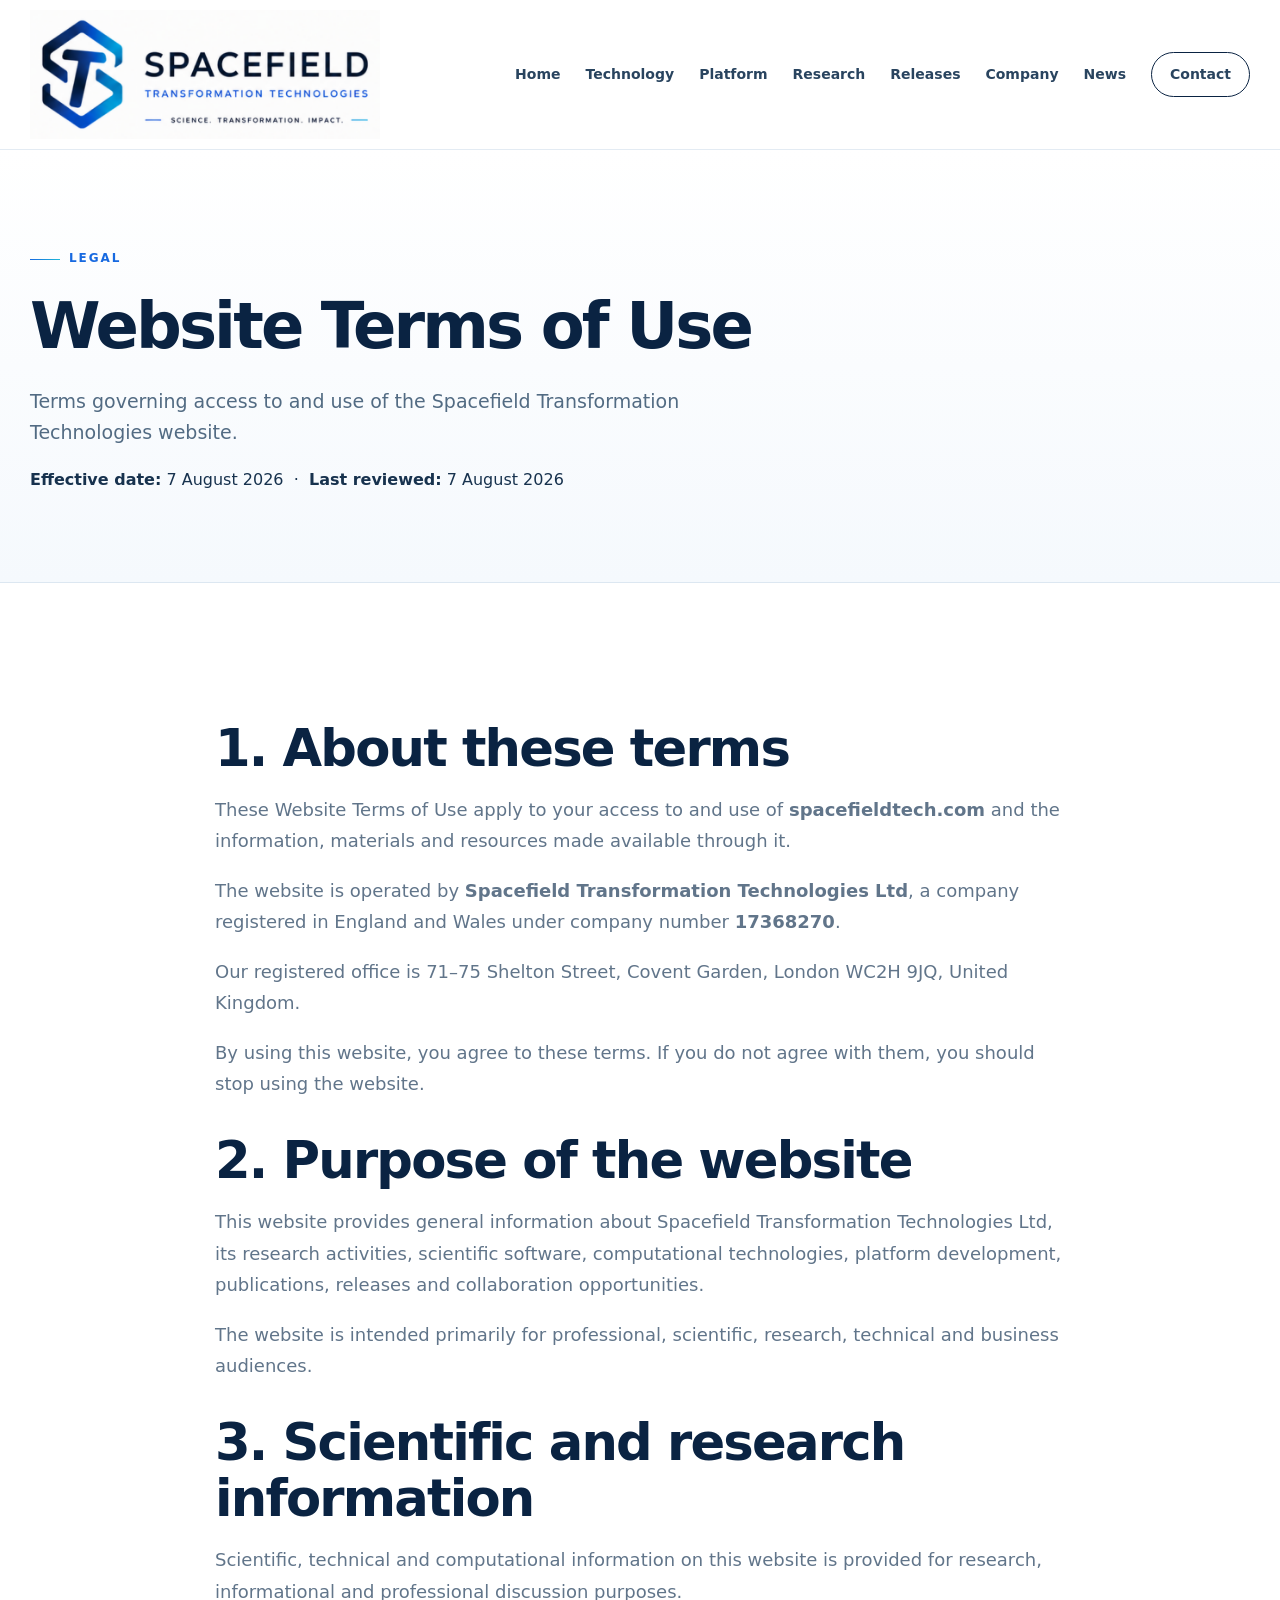
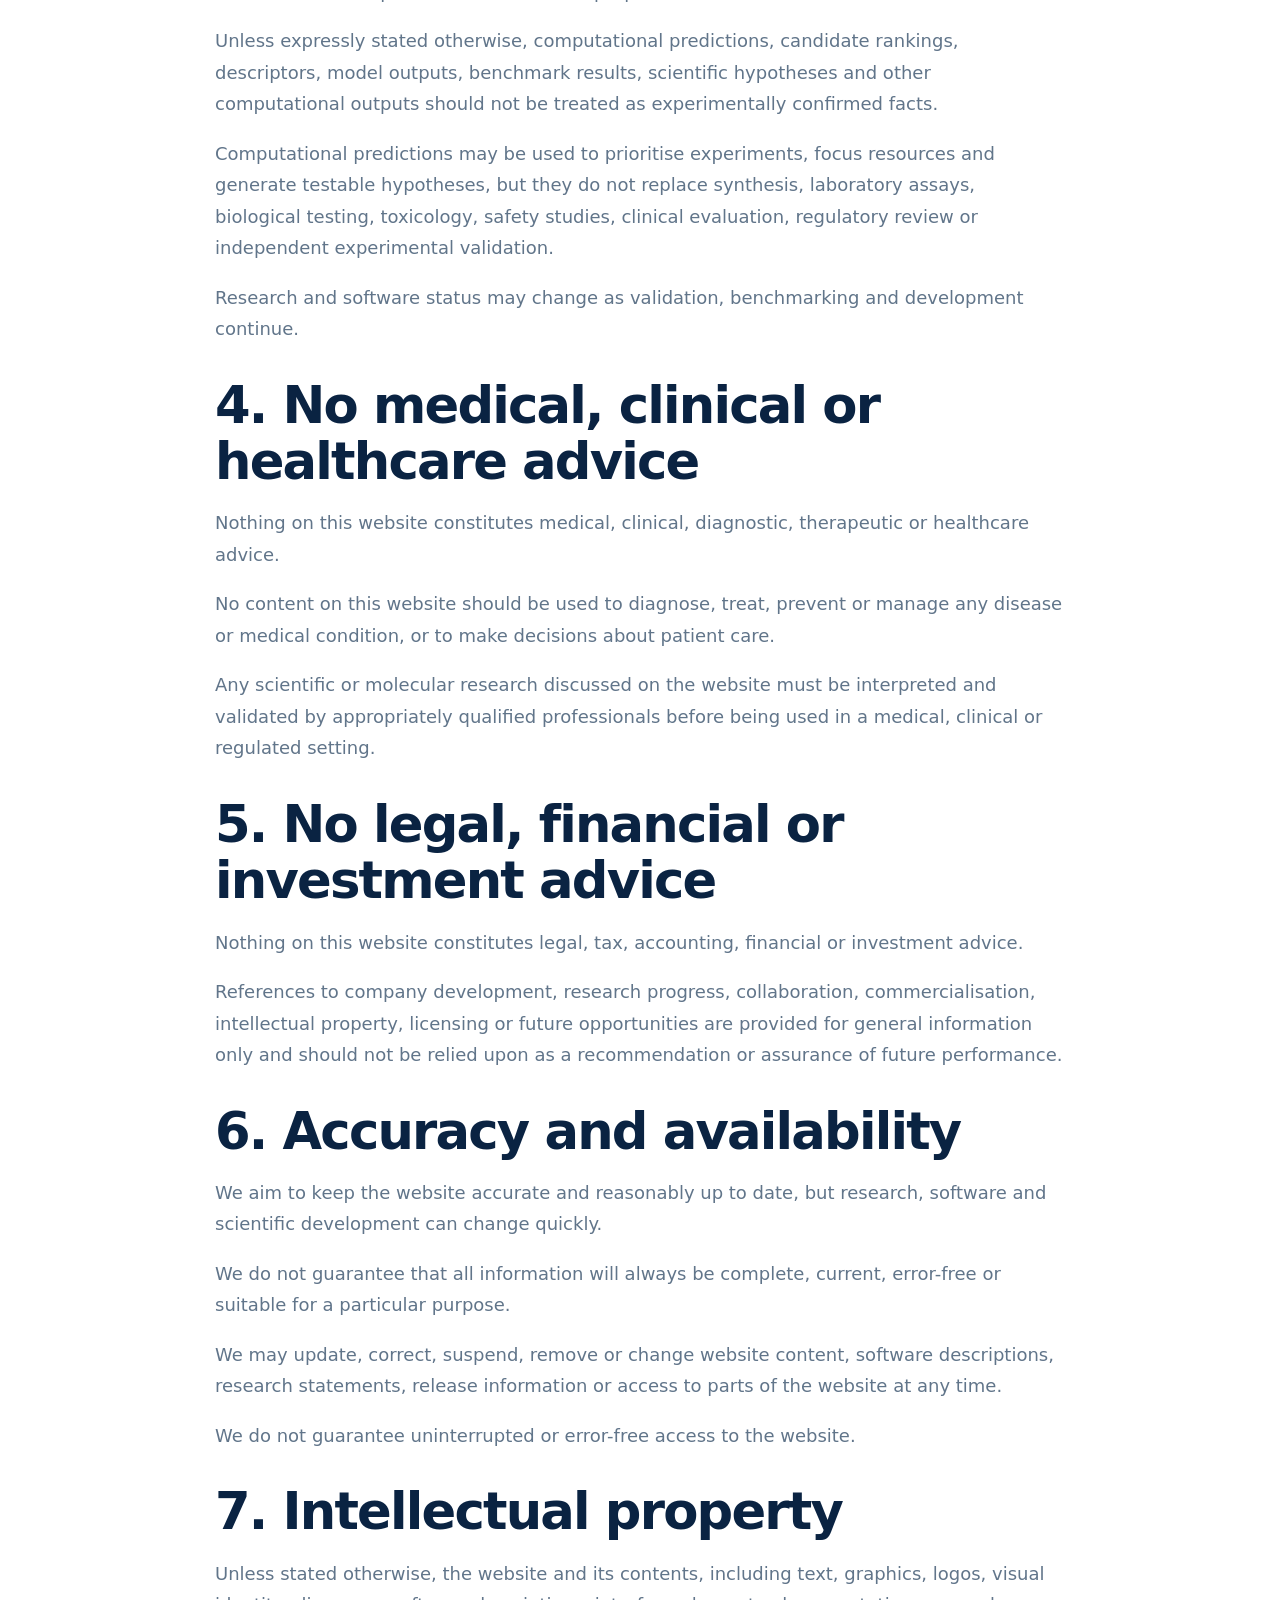
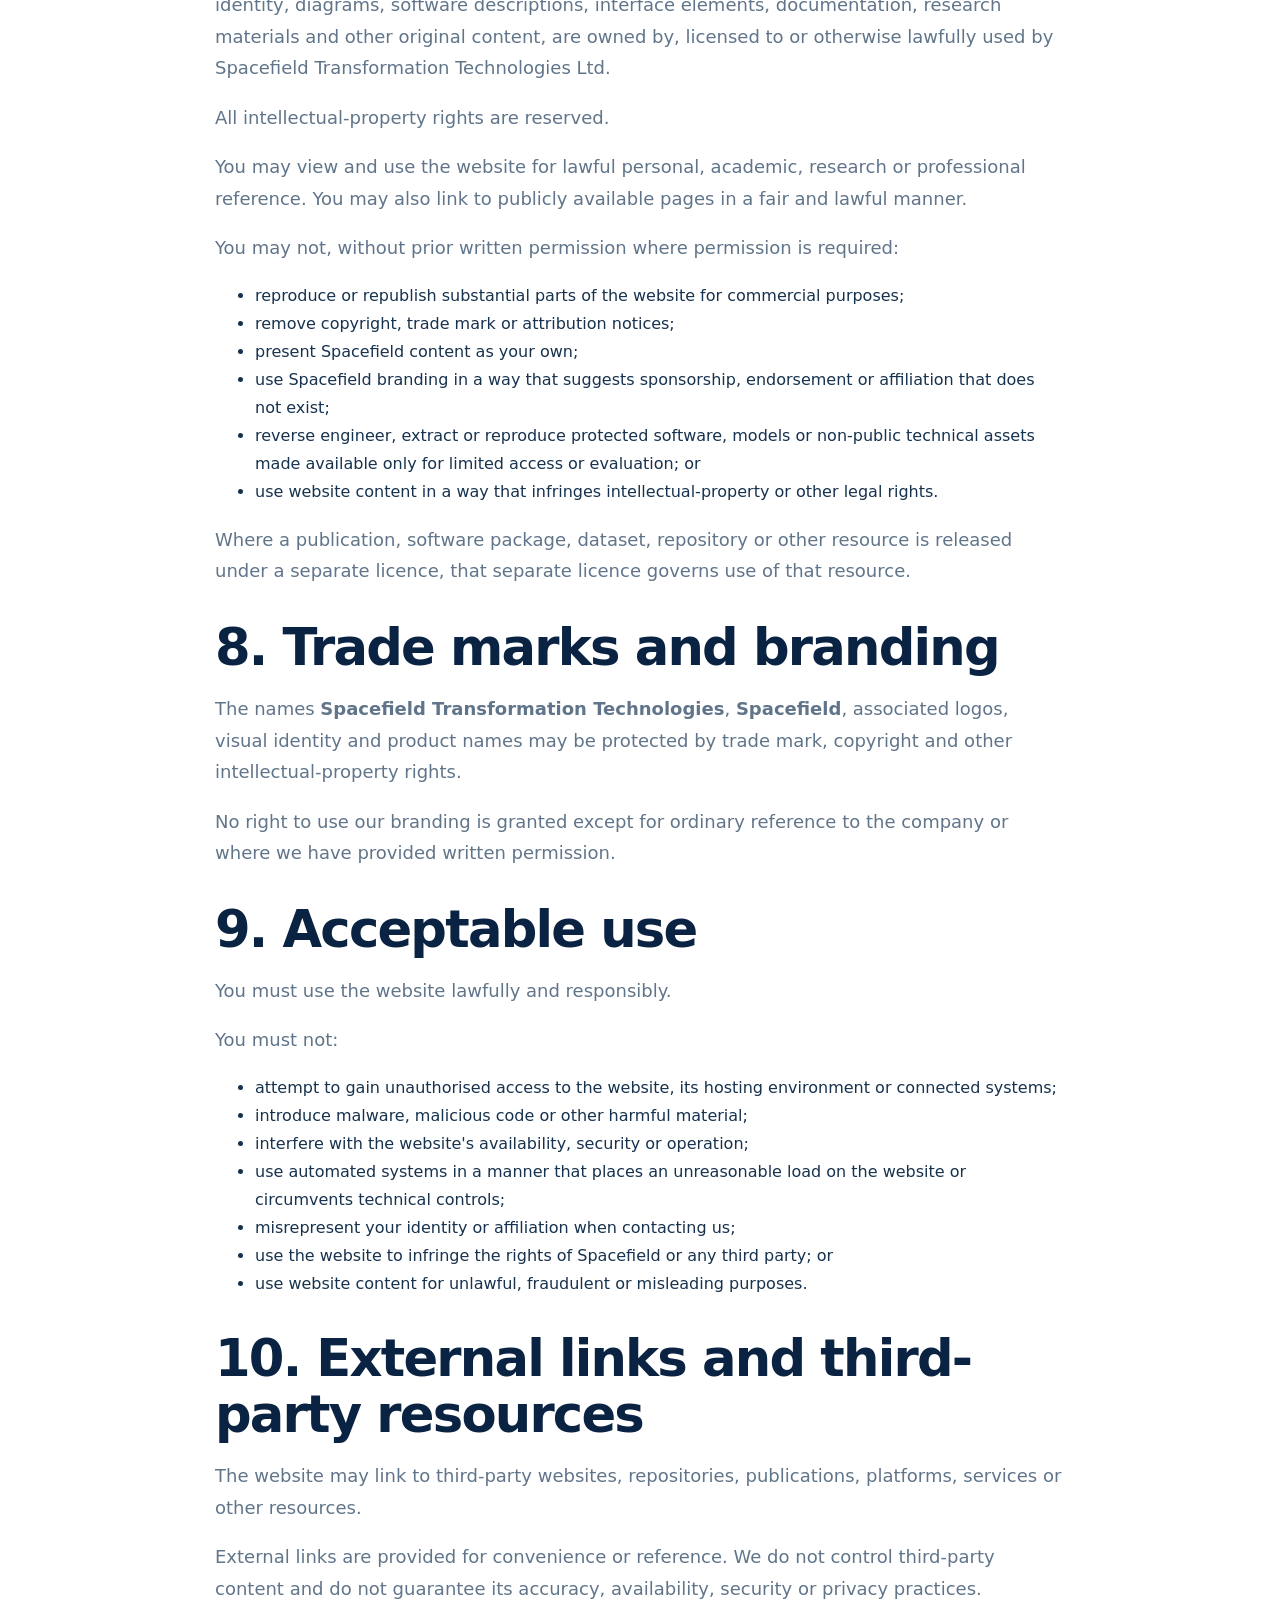
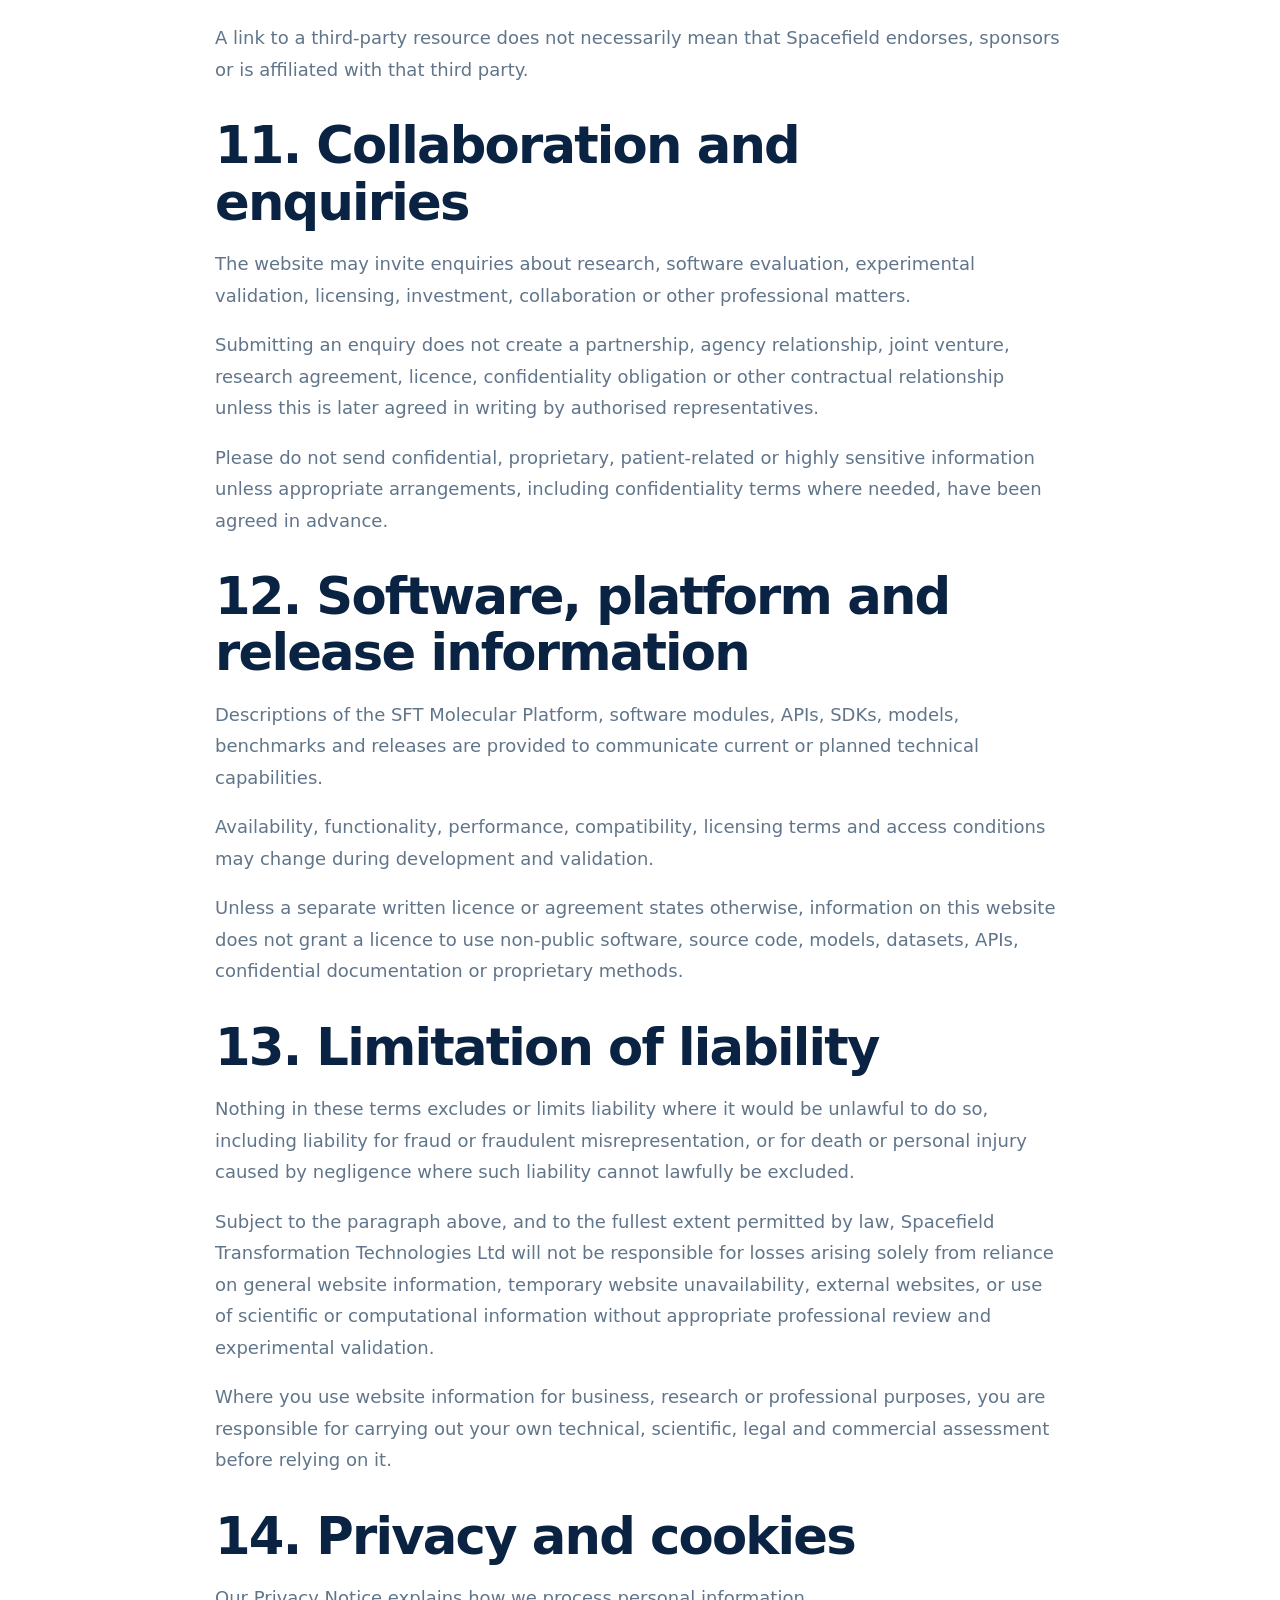
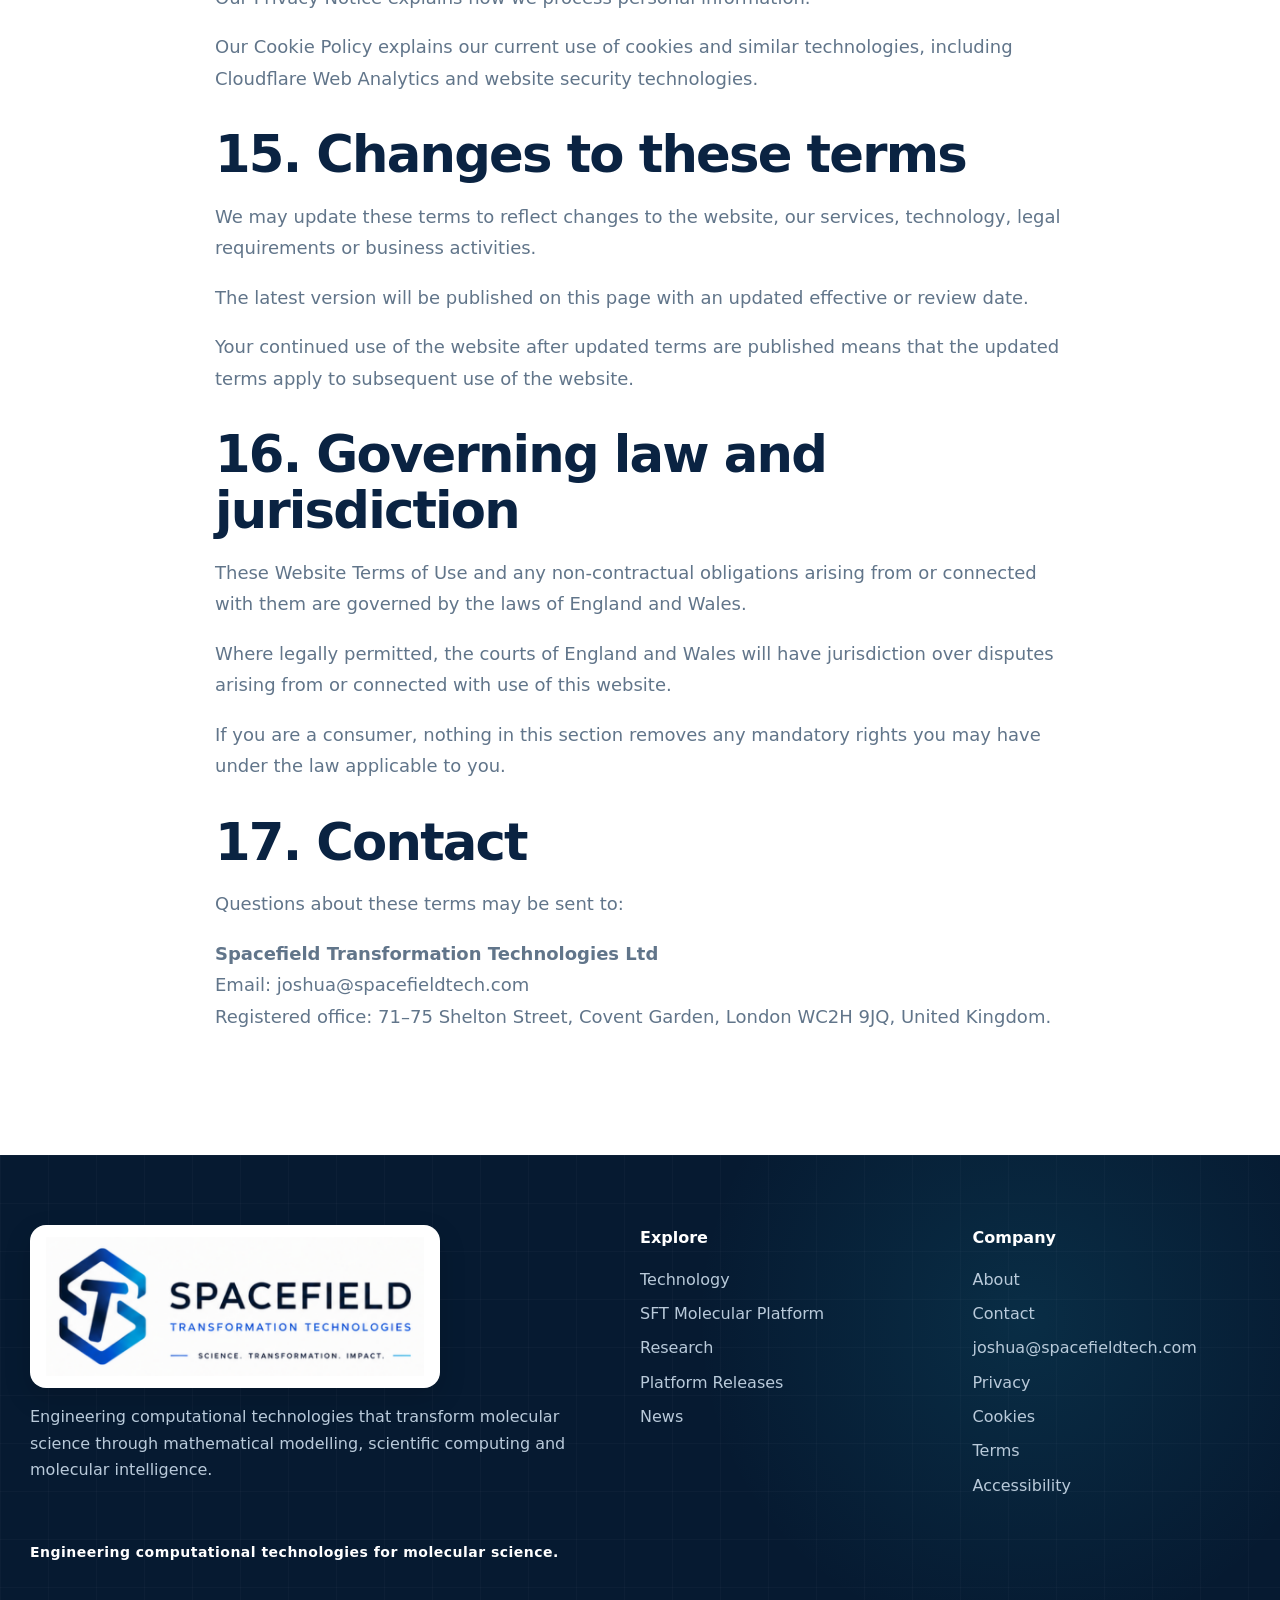
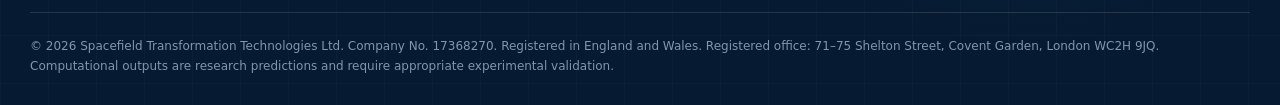
<file: terms.html>
<!DOCTYPE html>

<html lang="en"><head><meta charset="utf-8"/><meta content="width=device-width,initial-scale=1" name="viewport"/><title>Website Terms of Use | Spacefield Transformation Technologies</title><meta content="Terms governing use of the Spacefield Transformation Technologies website and its scientific and technical information." name="description"/><link href="assets/img/favicon.ico" rel="icon" type="image/x-icon"/><link href="assets/img/favicon-32.png" rel="icon" sizes="32x32" type="image/png"/><link href="assets/img/apple-touch-icon.png" rel="apple-touch-icon" sizes="180x180"/><link href="assets/css/styles.css" rel="stylesheet"/><meta content="#0A2342" name="theme-color"/><link href="site.webmanifest" rel="manifest"/><link href="https://spacefieldtech.com/terms.html" rel="canonical"/><meta content="website" property="og:type"/><meta content="Spacefield Transformation Technologies" property="og:site_name"/><meta content="Website Terms of Use | Spacefield Transformation Technologies" property="og:title"/><meta content="Terms governing use of the Spacefield Transformation Technologies website and its scientific and technical information." property="og:description"/><meta content="https://spacefieldtech.com/terms.html" property="og:url"/><meta content="https://spacefieldtech.com/assets/img/spacefield-social-preview.png" property="og:image"/><meta content="1200" property="og:image:width"/><meta content="630" property="og:image:height"/><meta content="summary_large_image" name="twitter:card"/><meta content="Website Terms of Use | Spacefield Transformation Technologies" name="twitter:title"/><meta content="Terms governing use of the Spacefield Transformation Technologies website and its scientific and technical information." name="twitter:description"/><meta content="https://spacefieldtech.com/assets/img/spacefield-social-preview.png" name="twitter:image"/></head><body><header class="site-header"><div class="container nav"><a class="brand" href="index.html"><img alt="Spacefield Transformation Technologies" class="brand-logo" src="assets/img/spacefield-logo-master.png"/></a><button aria-expanded="false" aria-label="Open navigation" class="menu-btn">☰</button><nav class="nav-links"><a href="index.html">Home</a><a href="technology.html">Technology</a><a href="platform.html">Platform</a><a href="research.html">Research</a><a href="releases.html">Releases</a><a href="about.html">Company</a><a href="news.html">News</a><a class="nav-cta" href="contact.html">Contact</a></nav></div></header><main>
<section class="page-hero">
<div class="container">
<span class="eyebrow">Legal</span>
<h1>Website Terms of Use</h1>
<p class="lead">Terms governing access to and use of the Spacefield Transformation Technologies website.</p>
<p><strong>Effective date:</strong> 7 August 2026  ·  <strong>Last reviewed:</strong> 7 August 2026</p>
</div>
</section>
<section class="section">
<div class="container prose">
<h2>1. About these terms</h2>
<p>These Website Terms of Use apply to your access to and use of <strong>spacefieldtech.com</strong> and the information, materials and resources made available through it.</p>
<p>The website is operated by <strong>Spacefield Transformation Technologies Ltd</strong>, a company registered in England and Wales under company number <strong>17368270</strong>.</p>
<p>Our registered office is 71–75 Shelton Street, Covent Garden, London WC2H 9JQ, United Kingdom.</p>
<p>By using this website, you agree to these terms. If you do not agree with them, you should stop using the website.</p>
<h2>2. Purpose of the website</h2>
<p>This website provides general information about Spacefield Transformation Technologies Ltd, its research activities, scientific software, computational technologies, platform development, publications, releases and collaboration opportunities.</p>
<p>The website is intended primarily for professional, scientific, research, technical and business audiences.</p>
<h2>3. Scientific and research information</h2>
<p>Scientific, technical and computational information on this website is provided for research, informational and professional discussion purposes.</p>
<p>Unless expressly stated otherwise, computational predictions, candidate rankings, descriptors, model outputs, benchmark results, scientific hypotheses and other computational outputs should not be treated as experimentally confirmed facts.</p>
<p>Computational predictions may be used to prioritise experiments, focus resources and generate testable hypotheses, but they do not replace synthesis, laboratory assays, biological testing, toxicology, safety studies, clinical evaluation, regulatory review or independent experimental validation.</p>
<p>Research and software status may change as validation, benchmarking and development continue.</p>
<h2>4. No medical, clinical or healthcare advice</h2>
<p>Nothing on this website constitutes medical, clinical, diagnostic, therapeutic or healthcare advice.</p>
<p>No content on this website should be used to diagnose, treat, prevent or manage any disease or medical condition, or to make decisions about patient care.</p>
<p>Any scientific or molecular research discussed on the website must be interpreted and validated by appropriately qualified professionals before being used in a medical, clinical or regulated setting.</p>
<h2>5. No legal, financial or investment advice</h2>
<p>Nothing on this website constitutes legal, tax, accounting, financial or investment advice.</p>
<p>References to company development, research progress, collaboration, commercialisation, intellectual property, licensing or future opportunities are provided for general information only and should not be relied upon as a recommendation or assurance of future performance.</p>
<h2>6. Accuracy and availability</h2>
<p>We aim to keep the website accurate and reasonably up to date, but research, software and scientific development can change quickly.</p>
<p>We do not guarantee that all information will always be complete, current, error-free or suitable for a particular purpose.</p>
<p>We may update, correct, suspend, remove or change website content, software descriptions, research statements, release information or access to parts of the website at any time.</p>
<p>We do not guarantee uninterrupted or error-free access to the website.</p>
<h2>7. Intellectual property</h2>
<p>Unless stated otherwise, the website and its contents, including text, graphics, logos, visual identity, diagrams, software descriptions, interface elements, documentation, research materials and other original content, are owned by, licensed to or otherwise lawfully used by Spacefield Transformation Technologies Ltd.</p>
<p>All intellectual-property rights are reserved.</p>
<p>You may view and use the website for lawful personal, academic, research or professional reference. You may also link to publicly available pages in a fair and lawful manner.</p>
<p>You may not, without prior written permission where permission is required:</p>
<ul>
<li>reproduce or republish substantial parts of the website for commercial purposes;</li>
<li>remove copyright, trade mark or attribution notices;</li>
<li>present Spacefield content as your own;</li>
<li>use Spacefield branding in a way that suggests sponsorship, endorsement or affiliation that does not exist;</li>
<li>reverse engineer, extract or reproduce protected software, models or non-public technical assets made available only for limited access or evaluation; or</li>
<li>use website content in a way that infringes intellectual-property or other legal rights.</li>
</ul>
<p>Where a publication, software package, dataset, repository or other resource is released under a separate licence, that separate licence governs use of that resource.</p>
<h2>8. Trade marks and branding</h2>
<p>The names <strong>Spacefield Transformation Technologies</strong>, <strong>Spacefield</strong>, associated logos, visual identity and product names may be protected by trade mark, copyright and other intellectual-property rights.</p>
<p>No right to use our branding is granted except for ordinary reference to the company or where we have provided written permission.</p>
<h2>9. Acceptable use</h2>
<p>You must use the website lawfully and responsibly.</p>
<p>You must not:</p>
<ul>
<li>attempt to gain unauthorised access to the website, its hosting environment or connected systems;</li>
<li>introduce malware, malicious code or other harmful material;</li>
<li>interfere with the website's availability, security or operation;</li>
<li>use automated systems in a manner that places an unreasonable load on the website or circumvents technical controls;</li>
<li>misrepresent your identity or affiliation when contacting us;</li>
<li>use the website to infringe the rights of Spacefield or any third party; or</li>
<li>use website content for unlawful, fraudulent or misleading purposes.</li>
</ul>
<h2>10. External links and third-party resources</h2>
<p>The website may link to third-party websites, repositories, publications, platforms, services or other resources.</p>
<p>External links are provided for convenience or reference. We do not control third-party content and do not guarantee its accuracy, availability, security or privacy practices.</p>
<p>A link to a third-party resource does not necessarily mean that Spacefield endorses, sponsors or is affiliated with that third party.</p>
<h2>11. Collaboration and enquiries</h2>
<p>The website may invite enquiries about research, software evaluation, experimental validation, licensing, investment, collaboration or other professional matters.</p>
<p>Submitting an enquiry does not create a partnership, agency relationship, joint venture, research agreement, licence, confidentiality obligation or other contractual relationship unless this is later agreed in writing by authorised representatives.</p>
<p>Please do not send confidential, proprietary, patient-related or highly sensitive information unless appropriate arrangements, including confidentiality terms where needed, have been agreed in advance.</p>
<h2>12. Software, platform and release information</h2>
<p>Descriptions of the SFT Molecular Platform, software modules, APIs, SDKs, models, benchmarks and releases are provided to communicate current or planned technical capabilities.</p>
<p>Availability, functionality, performance, compatibility, licensing terms and access conditions may change during development and validation.</p>
<p>Unless a separate written licence or agreement states otherwise, information on this website does not grant a licence to use non-public software, source code, models, datasets, APIs, confidential documentation or proprietary methods.</p>
<h2>13. Limitation of liability</h2>
<p>Nothing in these terms excludes or limits liability where it would be unlawful to do so, including liability for fraud or fraudulent misrepresentation, or for death or personal injury caused by negligence where such liability cannot lawfully be excluded.</p>
<p>Subject to the paragraph above, and to the fullest extent permitted by law, Spacefield Transformation Technologies Ltd will not be responsible for losses arising solely from reliance on general website information, temporary website unavailability, external websites, or use of scientific or computational information without appropriate professional review and experimental validation.</p>
<p>Where you use website information for business, research or professional purposes, you are responsible for carrying out your own technical, scientific, legal and commercial assessment before relying on it.</p>
<h2>14. Privacy and cookies</h2>
<p>Our <a href="privacy.html">Privacy Notice</a> explains how we process personal information.</p>
<p>Our <a href="cookies.html">Cookie Policy</a> explains our current use of cookies and similar technologies, including Cloudflare Web Analytics and website security technologies.</p>
<h2>15. Changes to these terms</h2>
<p>We may update these terms to reflect changes to the website, our services, technology, legal requirements or business activities.</p>
<p>The latest version will be published on this page with an updated effective or review date.</p>
<p>Your continued use of the website after updated terms are published means that the updated terms apply to subsequent use of the website.</p>
<h2>16. Governing law and jurisdiction</h2>
<p>These Website Terms of Use and any non-contractual obligations arising from or connected with them are governed by the laws of England and Wales.</p>
<p>Where legally permitted, the courts of England and Wales will have jurisdiction over disputes arising from or connected with use of this website.</p>
<p>If you are a consumer, nothing in this section removes any mandatory rights you may have under the law applicable to you.</p>
<h2>17. Contact</h2>
<p>Questions about these terms may be sent to:</p>
<p><strong>Spacefield Transformation Technologies Ltd</strong><br/>
    Email: <a href="mailto:joshua@spacefieldtech.com">joshua@spacefieldtech.com</a><br/>
    Registered office: 71–75 Shelton Street, Covent Garden, London WC2H 9JQ, United Kingdom.</p>
</div>
</section>
</main><footer class="site-footer"><div class="container"><div class="footer-grid"><div><img alt="Spacefield Transformation Technologies" class="footer-logo" src="assets/img/spacefield-logo-master.png"/><p>Engineering computational technologies that transform molecular science through mathematical modelling, scientific computing and molecular intelligence.</p></div><div><div class="footer-title">Explore</div><div class="footer-links"><a href="technology.html">Technology</a><a href="platform.html">SFT Molecular Platform</a><a href="research.html">Research</a><a href="releases.html">Platform Releases</a><a href="news.html">News</a></div></div><div><div class="footer-title">Company</div><div class="footer-links"><a href="about.html">About</a><a href="contact.html">Contact</a><a href="mailto:joshua@spacefieldtech.com">joshua@spacefieldtech.com</a><a href="privacy.html">Privacy</a><a href="cookies.html">Cookies</a><a href="terms.html">Terms</a><a href="accessibility.html">Accessibility</a></div></div></div><div class="footer-signature">Engineering computational technologies for molecular science.</div><div class="legal">© <span data-year=""></span> Spacefield Transformation Technologies Ltd. Company No. 17368270. Registered in England and Wales. Registered office: 71–75 Shelton Street, Covent Garden, London WC2H 9JQ. Computational outputs are research predictions and require appropriate experimental validation.</div></div></footer><script src="assets/js/main.js"></script></body></html>
</file>
<file: assets/css/styles.css>
:root{--navy:#0a2342;--blue:#1769e0;--cyan:#20b8d8;--ink:#17324e;--muted:#61758a;--line:#dce7f1;--soft:#f4f8fc;--white:#fff;--shadow:0 18px 45px rgba(10,35,66,.08);--radius:22px;--max:1220px}*{box-sizing:border-box}html{scroll-behavior:smooth}body{margin:0;font-family:Inter,system-ui,-apple-system,Segoe UI,Arial,sans-serif;color:var(--ink);background:#fff;line-height:1.65}.container{width:min(var(--max),calc(100% - 40px));margin:auto}a{color:inherit;text-decoration:none}img{max-width:100%}.site-header{position:sticky;top:0;z-index:50;background:rgba(255,255,255,.9);backdrop-filter:blur(18px);border-bottom:1px solid rgba(220,231,241,.8)}.nav{height:84px;display:flex;align-items:center;justify-content:space-between;gap:28px}.brand img{display:block;width:350px;max-width:44vw}.nav-links{display:flex;align-items:center;gap:25px;font-size:14px;font-weight:650;color:#29445f}.nav-links a{padding:10px 0}.nav-links a:hover{color:var(--blue)}.nav-cta{border:1px solid var(--navy);border-radius:999px;padding:10px 18px!important}.menu-btn{display:none;border:0;background:none;font-size:25px;color:var(--navy)}.hero{position:relative;overflow:hidden;background:linear-gradient(180deg,#fff 0%,#f8fbfe 100%);border-bottom:1px solid var(--line)}.hero:before{content:"";position:absolute;inset:0;background-image:linear-gradient(rgba(23,105,224,.035) 1px,transparent 1px),linear-gradient(90deg,rgba(23,105,224,.035) 1px,transparent 1px);background-size:48px 48px;mask-image:linear-gradient(to right,#000,transparent 70%)}.hero-grid{position:relative;min-height:720px;display:grid;grid-template-columns:1.02fr .98fr;gap:42px;align-items:center;padding:90px 0}.eyebrow{display:inline-flex;align-items:center;gap:9px;color:var(--blue);font-size:12px;font-weight:800;letter-spacing:.16em;text-transform:uppercase}.eyebrow:before{content:"";width:30px;height:1px;background:linear-gradient(90deg,var(--blue),var(--cyan))}h1,h2,h3{color:var(--navy);line-height:1.1;margin-top:0}h1{font-size:clamp(48px,5.5vw,76px);letter-spacing:-.045em;margin:22px 0 24px;max-width:760px}h2{font-size:clamp(34px,4vw,54px);letter-spacing:-.035em;margin:15px 0 18px}.lead{font-size:19px;max-width:680px;color:#526b83}.actions{display:flex;gap:13px;flex-wrap:wrap;margin-top:34px}.btn{display:inline-flex;justify-content:center;align-items:center;min-height:50px;padding:0 22px;border-radius:999px;font-weight:750;font-size:14px;transition:.2s ease}.btn-primary{background:var(--navy);color:#fff;box-shadow:0 12px 25px rgba(10,35,66,.18)}.btn-primary:hover{transform:translateY(-2px);background:#12375f}.btn-secondary{border:1px solid #b9ccdc;background:rgba(255,255,255,.75)}.btn-secondary:hover{border-color:var(--blue);color:var(--blue)}.universe-wrap{position:relative}.universe-wrap:after{content:"SPACEFIELD COMPUTATIONAL UNIVERSE";position:absolute;right:8%;bottom:6%;font-size:10px;font-weight:800;letter-spacing:.22em;color:#7790a7}.section{padding:105px 0}.section-alt{background:var(--soft)}.section-dark{background:var(--navy);color:#d6e2ed}.section-dark h2,.section-dark h3{color:#fff}.section-dark .eyebrow{color:#67d1e8}.section-head{max-width:800px;margin-bottom:48px}.section-head p{font-size:18px;color:var(--muted)}.section-dark .section-head p{color:#aec1d2}.grid-4,.grid-3,.grid-2{display:grid;gap:20px}.grid-4{grid-template-columns:repeat(4,1fr)}.grid-3{grid-template-columns:repeat(3,1fr)}.grid-2{grid-template-columns:repeat(2,1fr)}.card{background:#fff;border:1px solid var(--line);border-radius:var(--radius);padding:30px;box-shadow:0 1px 0 rgba(10,35,66,.02);transition:.25s ease}.card:hover{transform:translateY(-4px);box-shadow:var(--shadow);border-color:#c3d9eb}.geo-icon{width:50px;height:50px;border:1.5px solid var(--blue);border-radius:14px;display:grid;place-items:center;margin-bottom:23px;color:var(--blue);font-size:20px;transform:rotate(45deg)}.geo-icon span{transform:rotate(-45deg);font-weight:800}.card h3{font-size:20px;margin-bottom:10px}.card p{color:var(--muted);margin:0}.stack-shell{border:1px solid rgba(255,255,255,.18);border-radius:28px;padding:34px;background:rgba(255,255,255,.045)}.stack-flow{display:grid;grid-template-columns:1fr auto 1.35fr auto 1.8fr;align-items:stretch;gap:14px}.stack-node{border:1px solid rgba(255,255,255,.17);border-radius:18px;padding:24px;background:rgba(255,255,255,.055)}.stack-node small{display:block;color:#67d1e8;text-transform:uppercase;font-weight:800;letter-spacing:.13em;margin-bottom:8px}.stack-arrow{display:grid;place-items:center;color:#67d1e8}.module-pills{display:flex;flex-wrap:wrap;gap:8px;margin-top:12px}.module-pills span{border:1px solid rgba(255,255,255,.2);border-radius:99px;padding:6px 10px;font-size:12px}.outputs-grid{display:grid;grid-template-columns:repeat(5,1fr);gap:14px}.output-card{border-top:2px solid var(--blue);padding:24px 20px;background:#fff;border-radius:0 0 18px 18px;box-shadow:var(--shadow)}.output-card h3{font-size:18px}.output-card ul{padding-left:18px;color:var(--muted);font-size:14px;margin-bottom:0}.output-card li+li{margin-top:7px}.method-flow{display:grid;grid-template-columns:repeat(9,1fr);align-items:center;gap:8px}.method-step{grid-column:span 1;text-align:center}.method-box{aspect-ratio:1;border-radius:50%;display:grid;place-items:center;border:1px solid #b8cee0;background:#fff;color:var(--navy);font-weight:800;box-shadow:0 8px 20px rgba(10,35,66,.06)}.method-arrow{text-align:center;color:var(--blue);font-size:22px}.notice{border-left:3px solid var(--cyan);background:#eef8fb;padding:24px 26px;border-radius:0 18px 18px 0;margin-top:40px}.contact-panel{display:grid;grid-template-columns:1.35fr .65fr;gap:35px;padding:46px;border-radius:28px;background:linear-gradient(135deg,#0a2342,#123e69);color:#d8e5ef}.contact-panel h2{color:#fff}.contact-details{display:grid;align-content:center;gap:20px;padding-left:25px;border-left:1px solid rgba(255,255,255,.2)}.contact-details a{color:#84dff0}.page-hero{padding:92px 0 72px;background:linear-gradient(180deg,#fff,#f5f9fd);border-bottom:1px solid var(--line)}.page-hero h1{font-size:clamp(45px,5vw,68px)}.prose{max-width:820px}.prose p{font-size:18px;color:var(--muted)}.site-footer{background:#061a31;color:#b9cada;padding:70px 0 28px;position:relative;overflow:hidden}.site-footer:before{content:"";position:absolute;inset:0;background-image:radial-gradient(circle at 80% 30%,rgba(32,184,216,.12),transparent 30%),linear-gradient(rgba(255,255,255,.025) 1px,transparent 1px),linear-gradient(90deg,rgba(255,255,255,.025) 1px,transparent 1px);background-size:auto,48px 48px,48px 48px}.footer-grid,.legal{position:relative}.footer-grid{display:grid;grid-template-columns:2fr 1fr 1fr;gap:55px}.footer-logo{display:block;width:360px;max-width:100%;height:auto;background:#fff;border-radius:14px;padding:10px 14px;box-shadow:0 10px 28px rgba(0,0,0,.14)}.footer-title{color:#fff;font-weight:800;margin-bottom:15px}.footer-links{display:grid;gap:8px}.footer-links a:hover{color:#67d1e8}.legal{border-top:1px solid rgba(255,255,255,.12);margin-top:48px;padding-top:24px;font-size:12px;color:#8097ab}.tag-row{display:flex;flex-wrap:wrap;gap:8px;margin-top:20px}.tag{border:1px solid var(--line);border-radius:99px;padding:7px 12px;font-size:12px;color:var(--muted)}@media(max-width:1000px){.nav-links{display:none;position:absolute;left:20px;right:20px;top:78px;background:#fff;border:1px solid var(--line);border-radius:18px;padding:20px;box-shadow:var(--shadow);flex-direction:column;align-items:stretch}.nav-links.open{display:flex}.menu-btn{display:block}.brand img{width:300px;max-width:72vw}.hero-grid{grid-template-columns:1fr;min-height:auto;padding:75px 0}.universe-wrap{max-width:670px;margin:auto}.grid-4{grid-template-columns:repeat(2,1fr)}.outputs-grid{grid-template-columns:repeat(2,1fr)}.stack-flow{grid-template-columns:1fr}.stack-arrow{transform:rotate(90deg)}.method-flow{grid-template-columns:1fr}.method-step,.method-arrow{grid-column:auto}.method-arrow{transform:rotate(90deg)}.contact-panel{grid-template-columns:1fr}.contact-details{border-left:0;border-top:1px solid rgba(255,255,255,.2);padding:24px 0 0}.footer-grid{grid-template-columns:1fr 1fr}.footer-grid>div:first-child{grid-column:1/-1}}@media(max-width:640px){.container{width:min(100% - 26px,var(--max))}.nav{height:72px}.brand img{width:255px}.hero-grid{padding:56px 0 45px}.hero h1{font-size:43px}.section{padding:72px 0}.grid-4,.grid-3,.grid-2,.outputs-grid{grid-template-columns:1fr}.card{padding:25px}.stack-shell,.contact-panel{padding:25px}.footer-grid{grid-template-columns:1fr}.footer-grid>div:first-child{grid-column:auto}.universe-wrap:after{display:none}}
.footer-signature{position:relative;margin-top:42px;color:#fff;font-size:14px;font-weight:750;letter-spacing:.035em}.resource-grid{display:grid;grid-template-columns:repeat(3,1fr);gap:20px}.resource-card{position:relative;background:#fff;border:1px solid var(--line);border-radius:var(--radius);padding:32px;box-shadow:0 1px 0 rgba(10,35,66,.02)}.resource-card h3{margin:22px 0 10px}.status-badge{display:inline-flex;align-items:center;border:1px solid #bcd8e8;background:#eef8fb;color:#176080;border-radius:999px;padding:6px 11px;font-size:11px;font-weight:800;letter-spacing:.08em;text-transform:uppercase}.text-link{display:inline-block;margin-top:15px;color:var(--blue);font-weight:750}.release-header{display:grid;grid-template-columns:1.4fr .6fr;gap:30px;align-items:end;margin-bottom:42px}.release-state{border-left:2px solid var(--cyan);padding:18px 0 18px 22px;background:linear-gradient(90deg,#f1fafc,transparent)}.release-state span{display:block;color:var(--muted);font-size:12px;text-transform:uppercase;letter-spacing:.1em;font-weight:800}.release-state strong{display:block;color:var(--navy);margin-top:6px}.release-card{display:grid;grid-template-columns:150px 1fr auto;gap:28px;align-items:center;border:1px solid var(--line);border-radius:26px;padding:32px;background:#fff;box-shadow:var(--shadow)}.release-version{width:120px;aspect-ratio:1;border:1px solid #c5d9e8;border-radius:24px;display:grid;place-content:center;text-align:center;background:linear-gradient(145deg,#fff,#eef6fb)}.release-version small{color:var(--muted);text-transform:uppercase;letter-spacing:.08em;font-weight:800}.release-version strong{font-size:34px;color:var(--navy)}.release-copy h3{font-size:26px;margin-bottom:8px}.release-copy p{color:var(--muted)}.release-tags{display:flex;flex-wrap:wrap;gap:8px}.release-tags span{border:1px solid var(--line);border-radius:999px;padding:6px 10px;font-size:12px;color:var(--muted)}
@media(max-width:1000px){.resource-grid{grid-template-columns:1fr}.release-header{grid-template-columns:1fr}.release-card{grid-template-columns:120px 1fr}.release-card>.status-badge{grid-column:1/-1;justify-self:start}}
@media(max-width:640px){.release-card{grid-template-columns:1fr}.release-version{width:100px}.release-card>.status-badge{grid-column:auto}}

/* LC3 final technical and accessibility polish */
:focus-visible{outline:3px solid #00b4d8;outline-offset:3px}
.prose{max-width:850px}.prose h2{margin-top:2rem}.prose p,.prose li{line-height:1.75}
@media (prefers-reduced-motion:reduce){*,*::before,*::after{scroll-behavior:auto!important;animation-duration:.01ms!important;animation-iteration-count:1!important;transition-duration:.01ms!important}}


/* LC3 FINAL — unified logo lockup sizing and rendering */
.site-header{
  background:rgba(255,255,255,.96);
  overflow:visible;
}
.nav{
  min-height:94px;
  height:auto;
  padding:10px 0;
}
.brand{
  display:flex;
  align-items:center;
  flex:0 1 390px;
  min-width:0;
  overflow:visible;
}
.brand img,.brand-logo{
  display:block;
  width:100%;
  max-width:390px;
  height:auto!important;
  max-height:74px!important;
  object-fit:contain;
  object-position:left center;
  filter:none!important;
  clip-path:none!important;
}
.universe-wrap>img{
  display:block;
  width:100%;
  height:auto;
}
.footer-grid>div:first-child{
  align-self:start;
}
.footer-logo{
  display:block;
  width:100%;
  max-width:410px;
  height:auto!important;
  max-height:none!important;
  object-fit:contain;
  object-position:left center;
  filter:none!important;
  clip-path:none!important;
  background:#fff;
  border-radius:16px;
  padding:12px 16px;
  box-shadow:0 10px 28px rgba(0,0,0,.14);
}
@media(max-width:1100px){
  .brand{flex-basis:340px}
  .brand img,.brand-logo{max-width:340px;max-height:66px!important}
  .nav-links{gap:18px;font-size:13px}
}
@media(max-width:1000px){
  .nav{min-height:84px;padding:8px 0}
  .brand{flex-basis:320px}
  .brand img,.brand-logo{max-width:320px;max-height:62px!important}
  .nav-links{top:78px}
}
@media(max-width:640px){
  .nav{min-height:74px;padding:7px 0}
  .brand{flex-basis:255px}
  .brand img,.brand-logo{max-width:255px;max-height:54px!important}
  .footer-logo{max-width:360px;padding:10px 12px}
}

/* Official Spacefield master logo: full lockup, no cropping or distortion */
.brand{
  flex:0 0 auto;
}
.brand img,.brand-logo{
  width:350px;
  max-width:44vw;
  height:auto!important;
  max-height:none!important;
  object-fit:contain;
  object-position:left center;
}
.nav{
  min-height:132px;
  height:auto;
  padding:10px 0;
}
.footer-logo{
  width:410px;
  max-width:100%;
  height:auto!important;
  max-height:none!important;
  object-fit:contain;
  object-position:left center;
}
@media(max-width:1100px){
  .brand img,.brand-logo{width:315px;max-width:40vw;max-height:none!important}
  .nav{min-height:122px}
}
@media(max-width:1000px){
  .brand img,.brand-logo{width:300px;max-width:72vw;max-height:none!important}
  .nav{min-height:116px;padding:8px 0}
  .nav-links{top:108px}
}
@media(max-width:640px){
  .brand img,.brand-logo{width:245px;max-width:76vw;max-height:none!important}
  .nav{min-height:100px;padding:7px 0}
  .nav-links{top:94px}
  .footer-logo{width:360px}
}


/* Homepage completion: About Spacefield and latest updates */
.about-spacefield{background:#fff}
.about-grid{display:grid;grid-template-columns:.85fr 1.15fr;gap:72px;align-items:start}
.about-grid h2{margin-bottom:0}
.about-copy{padding-top:8px}
.about-copy p{font-size:18px;color:var(--muted);margin:0 0 18px}
.about-copy strong{color:var(--navy)}
.about-links{display:flex;flex-wrap:wrap;gap:26px;margin-top:24px}
.homepage-updates{background:linear-gradient(180deg,#fff,#f6f9fc)}
.update-card{background:#fff;border:1px solid var(--line);border-radius:var(--radius);padding:30px;box-shadow:0 12px 32px rgba(10,35,66,.055)}
.update-card h3{font-size:22px;margin:20px 0 10px}
.update-card p{color:var(--muted);margin:0}
@media(max-width:1000px){.about-grid{grid-template-columns:1fr;gap:25px}}
@media(max-width:640px){.about-copy p{font-size:17px}.about-links{display:grid;gap:8px}}

/* Technology page v1.0 */
.nav-links a[aria-current="page"]{color:var(--blue)}
.technology-hero{overflow:hidden}
.technology-hero-grid{display:grid;grid-template-columns:1.15fr .85fr;gap:70px;align-items:center}
.technology-hero-panel{position:relative;min-height:430px;display:grid;place-items:center;border-radius:50%;background:radial-gradient(circle,#fff 0 22%,#eff8fd 23% 47%,transparent 48%),linear-gradient(135deg,rgba(23,105,224,.07),rgba(32,184,216,.03));border:1px solid #d8e8f3}
.technology-core{position:relative;z-index:5;width:118px;height:118px;border-radius:30px;display:grid;place-items:center;background:linear-gradient(145deg,#0a2342,#1769e0);color:#fff;font-size:34px;font-weight:850;letter-spacing:.06em;box-shadow:0 20px 45px rgba(10,35,66,.24)}
.technology-orbit{position:absolute;border:1px solid rgba(23,105,224,.35);border-radius:50%}
.orbit-one{inset:13%}.orbit-two{inset:26%;border-style:dashed}
.orbit-label{position:absolute;border:1px solid #bfd7e8;background:#fff;border-radius:999px;padding:7px 12px;font-size:11px;font-weight:800;letter-spacing:.08em;text-transform:uppercase;color:var(--navy);box-shadow:0 8px 20px rgba(10,35,66,.07)}
.orbit-math{top:7%;left:39%}.orbit-compute{top:42%;right:-2%}.orbit-molecular{bottom:5%;left:35%}.orbit-ai{top:42%;left:-1%}
.split-intro{display:grid;grid-template-columns:.9fr 1.1fr;gap:76px;align-items:start}
.technology-prose p{font-size:18px;color:var(--muted);margin:0 0 22px}.technology-prose strong{color:var(--navy)}
.architecture-flow{max-width:900px;margin:auto;display:grid;gap:12px}
.architecture-node{display:grid;grid-template-columns:58px 240px 1fr;gap:22px;align-items:center;padding:23px 26px;border:1px solid rgba(255,255,255,.17);border-radius:20px;background:rgba(255,255,255,.05)}
.architecture-node>span{width:45px;height:45px;display:grid;place-items:center;border-radius:14px;border:1px solid rgba(103,209,232,.55);color:#67d1e8;font-size:12px;font-weight:850}
.architecture-node h3{margin:0;font-size:19px}.architecture-node p{margin:0;color:#b5c8d8}.architecture-node-accent{background:linear-gradient(135deg,rgba(23,105,224,.22),rgba(32,184,216,.1));border-color:rgba(103,209,232,.45)}
.architecture-arrow{text-align:center;color:#67d1e8;font-size:24px;line-height:1}
.technology-pillars{display:grid;grid-template-columns:repeat(3,1fr);gap:20px}
.technology-pillar{border:1px solid var(--line);border-radius:var(--radius);padding:30px;background:#fff;box-shadow:0 1px 0 rgba(10,35,66,.02);transition:.25s ease}
.technology-pillar:hover{transform:translateY(-4px);box-shadow:var(--shadow);border-color:#c3d9eb}.technology-pillar h3{font-size:21px;margin:19px 0 11px}.technology-pillar p{color:var(--muted);margin:0}
.pillar-symbol{width:54px;height:54px;display:grid;place-items:center;border-radius:16px;border:1.5px solid var(--blue);color:var(--blue);font-size:20px;font-weight:850;background:#f8fbff}
.mechanism-grid{display:grid;grid-template-columns:1.05fr .95fr;gap:70px;align-items:start}.mechanism-grid>div>p:not(.lead){color:var(--muted);font-size:17px}
.mechanism-layers{display:grid;gap:13px}.mechanism-layers article{position:relative;padding:22px 24px 22px 72px;background:#fff;border:1px solid var(--line);border-radius:18px;box-shadow:0 8px 24px rgba(10,35,66,.045)}
.mechanism-layers article:before{content:"";position:absolute;left:24px;top:24px;width:26px;height:26px;border-radius:9px;border:1.5px solid var(--blue);transform:rotate(45deg)}
.mechanism-layers span{font-weight:800;color:var(--navy)}.mechanism-layers p{margin:4px 0 0;color:var(--muted);font-size:14px}
.platform-pipeline{display:flex;align-items:center;gap:10px;padding:28px;border:1px solid var(--line);border-radius:24px;background:#f8fbfe;overflow-x:auto}
.platform-pipeline>div{min-width:145px;flex:1;padding:20px 16px;border:1px solid #cfdeea;border-radius:16px;background:#fff;text-align:center}.platform-pipeline strong,.platform-pipeline span{display:block}.platform-pipeline strong{color:var(--navy);font-size:14px}.platform-pipeline span{color:var(--muted);font-size:12px;margin-top:5px}.platform-pipeline>b{color:var(--blue)}.platform-pipeline .pipeline-accent{background:linear-gradient(145deg,#0a2342,#123e69);border-color:#0a2342}.platform-pipeline .pipeline-accent strong{color:#fff}.platform-pipeline .pipeline-accent span{color:#b9d1e3}
.technology-boundary{display:grid;grid-template-columns:repeat(3,1fr);gap:20px;margin-top:28px}.technology-boundary>div{padding:26px;border-top:2px solid var(--blue);background:#fff;box-shadow:var(--shadow);border-radius:0 0 18px 18px}.technology-boundary h3{font-size:19px}.technology-boundary p{color:var(--muted);margin:0}
.principle-grid{display:grid;grid-template-columns:repeat(3,1fr);gap:16px}.principle-grid article{padding:26px;border:1px solid rgba(255,255,255,.16);border-radius:18px;background:rgba(255,255,255,.05)}.principle-grid h3{font-size:19px}.principle-grid p{color:#b6c9d9;margin:0}
.technology-cta .eyebrow{color:#67d1e8}.light-button{background:#fff;color:var(--navy)}.light-button:hover{background:#eaf6fb;color:var(--navy)}.dark-secondary{color:#fff;border-color:rgba(255,255,255,.45);background:transparent}.dark-secondary:hover{color:#67d1e8;border-color:#67d1e8}
@media(max-width:1100px){.technology-hero-grid{grid-template-columns:1fr;gap:40px}.technology-hero-panel{max-width:620px;width:100%;margin:auto}.technology-pillars{grid-template-columns:repeat(2,1fr)}.platform-pipeline{align-items:stretch}.platform-pipeline>b{display:grid;place-items:center}}
@media(max-width:900px){.split-intro,.mechanism-grid{grid-template-columns:1fr;gap:30px}.architecture-node{grid-template-columns:52px 1fr}.architecture-node p{grid-column:2}.technology-boundary,.principle-grid{grid-template-columns:1fr}.platform-pipeline{display:grid}.platform-pipeline>b{transform:rotate(90deg)}}
@media(max-width:640px){.technology-hero-panel{min-height:330px}.technology-core{width:92px;height:92px;font-size:27px}.orbit-label{font-size:9px;padding:5px 8px}.technology-pillars{grid-template-columns:1fr}.architecture-node{padding:19px;gap:13px}.architecture-node h3{font-size:18px}.technology-pillar{padding:25px}.mechanism-layers article{padding-left:62px}.platform-pipeline{padding:20px}.principle-grid article{padding:23px}}


/* Platform page v2.0 */
.platform-hero{overflow:hidden}
.platform-hero-grid{display:grid;grid-template-columns:1.1fr .9fr;gap:70px;align-items:center}
.platform-hero-copy{max-width:720px;color:var(--muted);font-size:17px}
.platform-hero-visual{position:relative;min-height:450px;border-radius:50%;display:grid;place-items:center;background:radial-gradient(circle,#fff 0 20%,#eef8fc 21% 48%,transparent 49%),linear-gradient(135deg,rgba(23,105,224,.08),rgba(32,184,216,.035));border:1px solid #d6e7f2}
.platform-visual-core{position:relative;z-index:5;width:120px;height:120px;border-radius:32px;display:grid;place-items:center;background:linear-gradient(145deg,#0a2342,#1769e0);color:#fff;font-size:34px;font-weight:850;letter-spacing:.08em;box-shadow:0 20px 45px rgba(10,35,66,.24)}
.platform-visual-ring{position:absolute;border:1px solid rgba(23,105,224,.34);border-radius:50%}
.ring-one{inset:13%}.ring-two{inset:27%;border-style:dashed}
.platform-orbit-label{position:absolute;border:1px solid #bfd8e8;background:#fff;border-radius:999px;padding:8px 13px;color:var(--navy);font-size:11px;font-weight:850;letter-spacing:.07em;box-shadow:0 8px 20px rgba(10,35,66,.08)}
.platform-label-pka{top:5%;left:42%}.platform-label-logp{top:24%;right:-1%}.platform-label-sol{bottom:18%;right:1%}.platform-label-bbb{bottom:4%;left:42%}.platform-label-admet{bottom:20%;left:-2%}.platform-label-binding{top:24%;left:-3%}
.platform-audience-grid{display:grid;grid-template-columns:repeat(3,1fr);gap:14px;margin-top:28px}
.platform-audience-grid article{padding:20px;border:1px solid var(--line);border-radius:16px;background:#f9fbfd}
.platform-audience-grid strong,.platform-audience-grid span{display:block}.platform-audience-grid strong{color:var(--navy);margin-bottom:7px}.platform-audience-grid span{color:var(--muted);font-size:13px;line-height:1.55}
.platform-workflow-flow{max-width:980px;margin:auto;display:grid;grid-template-columns:repeat(11,auto);align-items:stretch;gap:10px;overflow-x:auto;padding-bottom:8px}
.platform-workflow-flow article{min-width:165px;padding:24px 20px;border:1px solid rgba(255,255,255,.17);border-radius:18px;background:rgba(255,255,255,.05)}
.platform-workflow-flow article span{display:block;color:#67d1e8;font-size:11px;font-weight:850;letter-spacing:.1em;margin-bottom:14px}
.platform-workflow-flow article h3{font-size:18px;margin:0 0 9px}.platform-workflow-flow article p{font-size:13px;color:#b7c9d8;margin:0}
.platform-workflow-flow>b{display:grid;place-items:center;color:#67d1e8;font-size:22px}
.platform-workflow-flow .workflow-accent{background:linear-gradient(145deg,rgba(23,105,224,.27),rgba(32,184,216,.12));border-color:rgba(103,209,232,.5)}
.module-grid{display:grid;grid-template-columns:repeat(3,1fr);gap:22px}
.module-card{padding:30px;border:1px solid var(--line);border-radius:22px;background:#fff;box-shadow:0 10px 28px rgba(10,35,66,.045);transition:.25s ease}
.module-card:hover{transform:translateY(-4px);box-shadow:var(--shadow);border-color:#c1d9ea}
.module-card-head{display:flex;align-items:center;justify-content:space-between;gap:12px}
.module-symbol{width:58px;height:58px;display:grid;place-items:center;border-radius:17px;background:#f5faff;border:1.5px solid var(--blue);color:var(--blue);font-weight:850;font-size:17px}
.module-card h3{font-size:23px;margin:20px 0 5px}.module-purpose{color:var(--blue)!important;font-weight:750;margin:0 0 13px!important}
.module-card>p{color:var(--muted)}.module-card dl{margin:22px 0 0}.module-card dl div{padding:13px 0;border-top:1px solid var(--line)}.module-card dt{font-size:11px;font-weight:850;letter-spacing:.08em;text-transform:uppercase;color:var(--navy)}.module-card dd{margin:5px 0 0;color:var(--muted);font-size:13px}
.status-badge{border-radius:999px;padding:7px 10px;background:#eaf8f2;color:#166b4c;font-size:10px;font-weight:850;letter-spacing:.07em;text-transform:uppercase}.status-research{background:#eef5ff;color:#275ea8}.status-validation{background:#fff5e9;color:#995d0b}
.scientific-boundary-note{margin-top:26px;padding:22px 24px;border-left:3px solid var(--blue);background:#f8fbfe;color:var(--muted)}.scientific-boundary-note strong{color:var(--navy)}
.architecture-section{background:linear-gradient(180deg,#f8fbfe,#fff)}
.unified-architecture{max-width:1100px;margin:auto;padding:36px;border:1px solid var(--line);border-radius:28px;background:#fff;box-shadow:var(--shadow)}
.architecture-top,.architecture-reporting{display:grid;justify-items:center;gap:10px;text-align:center}
.architecture-top>span,.architecture-reporting>span{font-size:13px;font-weight:800;color:var(--blue);letter-spacing:.05em;text-transform:uppercase}
.architecture-top article,.architecture-reporting article{width:min(520px,100%);padding:24px 28px;border-radius:20px;background:linear-gradient(145deg,#0a2342,#123e69);color:#fff}.architecture-top strong,.architecture-top small,.architecture-reporting strong,.architecture-reporting small{display:block}.architecture-top strong,.architecture-reporting strong{font-size:22px}.architecture-top small,.architecture-reporting small{color:#b8d0e1;margin-top:6px}
.architecture-top>b,.architecture-reporting>b,.architecture-connector{color:var(--blue);font-size:24px;text-align:center;line-height:1.1}
.architecture-connector{padding:8px 0}
.architecture-modules{display:grid;grid-template-columns:repeat(3,1fr);gap:16px}
.architecture-modules article{padding:20px;border:1px solid #cfdfea;border-radius:17px;background:#f9fbfd;text-align:center}.architecture-modules strong,.architecture-modules small{display:block}.architecture-modules strong{color:var(--navy)}.architecture-modules small{margin-top:5px;color:var(--muted)}
.platform-output-section{background:#f5f8fb}
.output-category-grid{display:grid;grid-template-columns:repeat(5,1fr);gap:16px}
.output-category-grid article{padding:26px;border-top:2px solid var(--blue);background:#fff;border-radius:0 0 20px 20px;box-shadow:0 14px 32px rgba(10,35,66,.06)}
.output-category-grid article>span{color:var(--blue);font-size:11px;font-weight:850;letter-spacing:.1em}.output-category-grid h3{font-size:19px;margin:16px 0 12px}.output-category-grid ul{margin:0;padding-left:18px;color:var(--muted);font-size:13px}.output-category-grid li{margin-bottom:8px}
.research-workflow-grid{display:grid;grid-template-columns:.9fr 1.1fr;gap:75px;align-items:start}.research-workflow-grid>div:first-child>p:not(.lead){color:var(--muted);font-size:17px}
.research-flowchart{display:grid;gap:10px}.research-flowchart article{padding:20px 24px;border:1px solid var(--line);border-radius:17px;background:#fff;box-shadow:0 8px 22px rgba(10,35,66,.04)}.research-flowchart span,.research-flowchart small{display:block}.research-flowchart span{color:var(--navy);font-weight:850}.research-flowchart small{color:var(--muted);margin-top:4px}.research-flowchart>b{text-align:center;color:var(--blue);font-size:22px}.research-flowchart .flowchart-accent{background:linear-gradient(145deg,#0a2342,#123e69);border-color:#0a2342}.research-flowchart .flowchart-accent span{color:#fff}.research-flowchart .flowchart-accent small{color:#b8d0e1}
.workflow-comparison{display:grid;grid-template-columns:1fr 70px 1fr;gap:20px;align-items:center;max-width:1000px;margin:auto}
.workflow-comparison>article{padding:30px;border:1px solid rgba(255,255,255,.16);border-radius:22px;background:rgba(255,255,255,.05);display:grid;gap:9px;text-align:center}.workflow-comparison article>div{padding:15px;border:1px solid rgba(255,255,255,.13);border-radius:13px;color:#fff}.workflow-comparison article>b{color:#67d1e8}.comparison-label{display:block;color:#67d1e8;font-size:11px;font-weight:850;letter-spacing:.1em;text-transform:uppercase;margin-bottom:10px}.comparison-versus{width:54px;height:54px;border-radius:50%;display:grid;place-items:center;margin:auto;background:#fff;color:var(--navy);font-weight:900}.workflow-comparison .comparison-accent{background:linear-gradient(145deg,rgba(23,105,224,.28),rgba(32,184,216,.12));border-color:rgba(103,209,232,.45)}
.comparison-disclaimer{max-width:1000px;margin:25px auto 0;color:#b5c8d8;font-size:13px;text-align:center}
.platform-roadmap-section{background:linear-gradient(180deg,#fff,#f6f9fc)}
.roadmap-columns{display:grid;grid-template-columns:1fr 1fr;gap:24px}.roadmap-columns article{padding:34px;border:1px solid var(--line);border-radius:22px;background:#fff;box-shadow:0 12px 30px rgba(10,35,66,.05)}.roadmap-columns h3{font-size:24px;margin:13px 0 18px}.roadmap-columns ul{columns:2;column-gap:28px;padding-left:20px;color:var(--muted)}.roadmap-columns li{margin:0 0 10px;break-inside:avoid}.roadmap-label{font-size:11px;font-weight:850;letter-spacing:.1em;text-transform:uppercase;color:var(--blue)}.roadmap-future{border-color:#bfd8e8!important;background:linear-gradient(145deg,#f8fbff,#eef8fc)!important}
.platform-cta .eyebrow{color:#67d1e8}
@media(max-width:1200px){.module-grid{grid-template-columns:repeat(2,1fr)}.output-category-grid{grid-template-columns:repeat(3,1fr)}}
@media(max-width:1050px){.platform-hero-grid{grid-template-columns:1fr;gap:40px}.platform-hero-visual{max-width:620px;width:100%;margin:auto}.platform-audience-grid{grid-template-columns:1fr}.research-workflow-grid{grid-template-columns:1fr;gap:35px}.workflow-comparison{grid-template-columns:1fr}.comparison-versus{margin:0 auto}.roadmap-columns{grid-template-columns:1fr}}
@media(max-width:900px){.platform-workflow-flow{grid-template-columns:1fr;overflow:visible}.platform-workflow-flow article{min-width:0}.platform-workflow-flow>b{transform:rotate(0)}.architecture-modules{grid-template-columns:repeat(2,1fr)}.output-category-grid{grid-template-columns:repeat(2,1fr)}}
@media(max-width:700px){.module-grid,.architecture-modules,.output-category-grid{grid-template-columns:1fr}.unified-architecture{padding:22px}.platform-hero-visual{min-height:340px}.platform-visual-core{width:94px;height:94px;font-size:28px}.platform-orbit-label{font-size:9px;padding:5px 8px}.roadmap-columns ul{columns:1}.module-card{padding:25px}.workflow-comparison>article{padding:24px}}


/* Research page v2.0 */
.research-hero{overflow:hidden}
.research-hero-grid{display:grid;grid-template-columns:1.08fr .92fr;gap:70px;align-items:center}
.research-hero-copy{max-width:720px;color:var(--muted);font-size:17px}
.research-hero-visual{position:relative;min-height:460px;border-radius:32px;background:linear-gradient(145deg,#f8fbfe,#edf7fc);border:1px solid #d5e6f1;display:grid;place-items:center;overflow:hidden}
.research-evidence-core{position:relative;z-index:5;width:190px;height:190px;border-radius:50%;display:grid;place-content:center;text-align:center;background:linear-gradient(145deg,#0a2342,#1769e0);color:#fff;box-shadow:0 24px 55px rgba(10,35,66,.24)}
.research-evidence-core strong,.research-evidence-core small{display:block}.research-evidence-core strong{font-size:25px}.research-evidence-core small{max-width:120px;margin:7px auto 0;color:#c4dbea;font-size:11px}
.research-ring{position:absolute;border-radius:50%;border:1px solid rgba(23,105,224,.28)}.research-ring-one{inset:11%}.research-ring-two{inset:25%;border-style:dashed}
.research-node{position:absolute;z-index:4;padding:8px 13px;border-radius:999px;background:#fff;border:1px solid #bfd8e8;color:var(--navy);font-size:11px;font-weight:850;letter-spacing:.06em;box-shadow:0 9px 22px rgba(10,35,66,.08)}
.research-node-theory{top:7%;left:42%}.research-node-code{top:25%;right:3%}.research-node-data{bottom:18%;right:5%}.research-node-model{bottom:5%;left:40%}.research-node-benchmark{bottom:20%;left:1%}.research-node-report{top:24%;left:4%}
.research-principle-strip{display:grid;grid-template-columns:repeat(3,1fr);gap:13px;margin-top:28px}.research-principle-strip article{padding:20px;border:1px solid var(--line);border-radius:16px;background:#f9fbfd}.research-principle-strip strong,.research-principle-strip span{display:block}.research-principle-strip strong{color:var(--navy);margin-bottom:6px}.research-principle-strip span{font-size:13px;color:var(--muted)}
.research-method-flow{display:grid;grid-template-columns:repeat(11,auto);gap:10px;align-items:stretch;overflow-x:auto;padding-bottom:8px}.research-method-flow article{min-width:165px;padding:24px 20px;border:1px solid rgba(255,255,255,.17);border-radius:18px;background:rgba(255,255,255,.05)}.research-method-flow article>span{display:block;color:#67d1e8;font-size:11px;font-weight:850;letter-spacing:.1em;margin-bottom:13px}.research-method-flow h3{font-size:18px;margin-bottom:8px}.research-method-flow p{margin:0;color:#b8cbd9;font-size:13px}.research-method-flow>b{display:grid;place-items:center;color:#67d1e8;font-size:21px}.research-method-accent{background:linear-gradient(145deg,rgba(23,105,224,.28),rgba(32,184,216,.12))!important;border-color:rgba(103,209,232,.48)!important}
.research-programme-grid{display:grid;grid-template-columns:repeat(2,1fr);gap:22px}.research-programme-card{position:relative;padding:34px;border:1px solid var(--line);border-radius:23px;background:#fff;box-shadow:0 10px 28px rgba(10,35,66,.045)}.programme-number{position:absolute;right:26px;top:24px;color:#d7e6f1;font-size:45px;font-weight:900;line-height:1}.programme-status{display:inline-flex;padding:6px 10px;border-radius:999px;background:#eef8fb;color:#176080;font-size:10px;font-weight:850;letter-spacing:.08em;text-transform:uppercase}.research-programme-card h3{font-size:25px;margin:22px 0 12px;max-width:75%}.research-programme-card>p{color:var(--muted)}.research-programme-card ul{padding-left:19px;color:var(--muted)}.research-programme-card li{margin-bottom:8px}.programme-boundary{margin-top:22px!important;padding-top:16px;border-top:1px solid var(--line);font-size:13px;font-style:italic}
.validation-framework{display:grid;grid-template-columns:1fr auto 1fr auto 1fr auto 1fr;gap:12px;align-items:stretch}.validation-stage{padding:26px;border:1px solid var(--line);border-radius:19px;background:#fff;box-shadow:0 9px 24px rgba(10,35,66,.04)}.validation-stage>span{font-size:10px;font-weight:850;letter-spacing:.1em;text-transform:uppercase;color:var(--blue)}.validation-stage h3{font-size:20px;margin:13px 0 9px}.validation-stage p{margin:0;color:var(--muted);font-size:13px}.validation-framework>b{display:grid;place-items:center;color:var(--blue);font-size:22px}.validation-locked{background:linear-gradient(145deg,#0a2342,#123e69);border-color:#0a2342}.validation-locked h3{color:#fff}.validation-locked p{color:#bdd0df}.validation-locked>span{color:#67d1e8}
.validation-card-grid{display:grid;grid-template-columns:repeat(3,1fr);gap:18px;margin-top:30px}.validation-card-grid article{padding:27px;border:1px solid var(--line);border-radius:19px;background:#fff}.validation-icon{width:45px;height:45px;border-radius:14px;border:1.5px solid var(--blue);display:grid;place-items:center;color:var(--blue);font-weight:900}.validation-card-grid h3{font-size:19px;margin:18px 0 9px}.validation-card-grid p{margin:0;color:var(--muted);font-size:14px}
.evidence-grid{display:grid;grid-template-columns:.85fr 1.15fr;gap:75px;align-items:start}.evidence-grid>div:first-child>p:not(.lead){color:var(--muted);font-size:17px}.evidence-layers{display:grid;gap:12px}.evidence-layers article{display:grid;grid-template-columns:48px 1fr;gap:18px;padding:21px;border:1px solid var(--line);border-radius:17px;background:#fff;box-shadow:0 8px 22px rgba(10,35,66,.04)}.evidence-layers article>span{width:42px;height:42px;border-radius:13px;background:#f0f7fc;color:var(--blue);display:grid;place-items:center;font-size:11px;font-weight:900}.evidence-layers strong{color:var(--navy)}.evidence-layers p{margin:4px 0 0;color:var(--muted);font-size:13px}
.publication-grid{display:grid;grid-template-columns:repeat(3,1fr);gap:20px}.publication-card{padding:30px;border:1px solid rgba(255,255,255,.17);border-radius:20px;background:rgba(255,255,255,.05)}.publication-state{display:inline-flex;border:1px solid rgba(103,209,232,.5);color:#67d1e8;border-radius:999px;padding:6px 10px;font-size:10px;font-weight:850;letter-spacing:.08em;text-transform:uppercase}.publication-card h3{font-size:22px;margin:20px 0 12px}.publication-card p,.publication-card li{color:#b8cbd9}.publication-card ul{padding-left:18px}.publication-card li{margin-bottom:8px}.publication-note{margin-top:25px;padding:20px 24px;border-left:3px solid #67d1e8;background:rgba(255,255,255,.06);color:#c2d4e1}.publication-note strong{color:#fff}
.openness-grid{display:grid;grid-template-columns:repeat(3,1fr);gap:20px}.openness-grid article{padding:31px;border:1px solid var(--line);border-radius:21px;background:#fff;box-shadow:0 9px 25px rgba(10,35,66,.045)}.openness-symbol{display:inline-flex;padding:8px 13px;border-radius:999px;background:#eaf8f2;color:#166b4c;font-size:11px;font-weight:850;letter-spacing:.07em;text-transform:uppercase}.openness-symbol.protected{background:#fff3e6;color:#965908}.openness-symbol.governed{background:#eef5ff;color:#275ea8}.openness-grid h3{font-size:21px;margin:20px 0 13px}.openness-grid ul{padding-left:18px;color:var(--muted)}.openness-grid li{margin-bottom:8px}
.collaboration-research-grid{display:grid;grid-template-columns:.9fr 1.1fr;gap:70px;align-items:start}.collaboration-types{display:grid;grid-template-columns:repeat(2,1fr);gap:15px}.collaboration-types article{padding:23px;border:1px solid var(--line);border-radius:18px;background:#f9fbfd}.collaboration-types strong,.collaboration-types span{display:block}.collaboration-types strong{color:var(--navy);margin-bottom:7px}.collaboration-types span{color:var(--muted);font-size:13px}
.research-cta .eyebrow{color:#67d1e8}
@media(max-width:1150px){.research-method-flow{grid-template-columns:1fr;overflow:visible}.research-method-flow article{min-width:0}.validation-framework{grid-template-columns:1fr}.validation-framework>b{transform:rotate(90deg)}}
@media(max-width:1050px){.research-hero-grid{grid-template-columns:1fr;gap:40px}.research-hero-visual{max-width:650px;width:100%;margin:auto}.research-principle-strip{grid-template-columns:1fr}.evidence-grid,.collaboration-research-grid{grid-template-columns:1fr;gap:35px}.publication-grid,.openness-grid{grid-template-columns:1fr}.validation-card-grid{grid-template-columns:repeat(2,1fr)}}
@media(max-width:800px){.research-programme-grid{grid-template-columns:1fr}.collaboration-types{grid-template-columns:1fr}.research-programme-card h3{max-width:85%}}
@media(max-width:640px){.research-hero-visual{min-height:350px}.research-evidence-core{width:135px;height:135px}.research-evidence-core strong{font-size:20px}.research-node{font-size:8px;padding:5px 8px}.validation-card-grid{grid-template-columns:1fr}.research-programme-card{padding:27px}.programme-number{font-size:36px}.publication-card,.openness-grid article{padding:25px}.evidence-layers article{grid-template-columns:40px 1fr;gap:13px}}


/* Releases page v2.0 */
.releases-hero{overflow:hidden}
.releases-hero-grid{display:grid;grid-template-columns:1.08fr .92fr;gap:70px;align-items:center}
.releases-hero-copy{max-width:720px;color:var(--muted);font-size:17px}
.release-identity-panel{padding:32px;border:1px solid #d5e5f0;border-radius:28px;background:linear-gradient(145deg,#f8fbfe,#edf7fc);box-shadow:0 18px 45px rgba(10,35,66,.08)}
.release-id-top span,.release-id-top strong{display:block}.release-id-top span{font-size:11px;font-weight:850;letter-spacing:.1em;text-transform:uppercase;color:var(--blue)}.release-id-top strong{font-size:23px;color:var(--navy);margin-top:7px}
.release-id-version{font-size:90px;line-height:1;font-weight:900;letter-spacing:-.07em;color:var(--navy);margin:34px 0}
.release-id-grid{display:grid;grid-template-columns:repeat(2,1fr);gap:12px}.release-id-grid article{padding:17px;border:1px solid #cfdeea;border-radius:15px;background:#fff}.release-id-grid span,.release-id-grid strong{display:block}.release-id-grid span{font-size:10px;text-transform:uppercase;letter-spacing:.08em;color:var(--muted);font-weight:800}.release-id-grid strong{margin-top:5px;color:var(--navy);font-size:13px}
.release-principles{display:grid;grid-template-columns:repeat(3,1fr);gap:13px;margin-top:28px}.release-principles article{padding:20px;border:1px solid var(--line);border-radius:16px;background:#f9fbfd}.release-principles strong,.release-principles span{display:block}.release-principles strong{color:var(--navy);margin-bottom:6px}.release-principles span{font-size:13px;color:var(--muted)}
.release-lifecycle{display:grid;grid-template-columns:repeat(9,auto);gap:10px;align-items:stretch;overflow-x:auto}.release-lifecycle article{min-width:180px;padding:25px 20px;border:1px solid rgba(255,255,255,.17);border-radius:18px;background:rgba(255,255,255,.05)}.release-lifecycle article>span{display:block;color:#67d1e8;font-size:11px;font-weight:850;letter-spacing:.1em;margin-bottom:13px}.release-lifecycle h3{font-size:18px;margin-bottom:8px}.release-lifecycle p{margin:0;color:#b8cbd9;font-size:13px}.release-lifecycle>b{display:grid;place-items:center;color:#67d1e8;font-size:21px}.release-lifecycle-accent{background:linear-gradient(145deg,rgba(23,105,224,.28),rgba(32,184,216,.12))!important;border-color:rgba(103,209,232,.48)!important}
.current-release-card{display:grid;grid-template-columns:260px 1fr;gap:36px;padding:35px;border:1px solid var(--line);border-radius:28px;background:#fff;box-shadow:var(--shadow)}
.current-release-version{min-height:280px;padding:28px;border-radius:22px;background:linear-gradient(145deg,#0a2342,#123e69);display:grid;align-content:center;text-align:center;color:#fff}.current-release-version small,.current-release-version strong,.current-release-version span{display:block}.current-release-version small{text-transform:uppercase;letter-spacing:.1em;color:#67d1e8;font-weight:850}.current-release-version strong{font-size:82px;line-height:1;margin:20px 0}.current-release-version span{font-size:13px;color:#bdd1df}
.release-status-line{display:flex;gap:9px;flex-wrap:wrap}.release-status-badge,.release-access-badge{display:inline-flex;padding:7px 11px;border-radius:999px;font-size:10px;font-weight:850;letter-spacing:.08em;text-transform:uppercase}.release-status-badge{background:#eef5ff;color:#275ea8}.release-access-badge{background:#fff3e6;color:#965908}.current-release-content h3{font-size:30px;margin:20px 0 11px}.current-release-content>p{color:var(--muted)}
.current-release-module-list{display:flex;flex-wrap:wrap;gap:8px;margin:22px 0}.current-release-module-list span{padding:7px 11px;border:1px solid var(--line);border-radius:999px;color:var(--muted);font-size:12px}
.release-metadata{display:grid;grid-template-columns:repeat(2,1fr);gap:0 20px;margin:0}.release-metadata div{padding:13px 0;border-top:1px solid var(--line)}.release-metadata dt{font-size:10px;font-weight:850;text-transform:uppercase;letter-spacing:.08em;color:var(--navy)}.release-metadata dd{margin:5px 0 0;color:var(--muted);font-size:13px}
.release-access-note,.release-legal-note{margin-top:24px;padding:21px 24px;border-left:3px solid var(--blue);background:#f8fbfe;color:var(--muted)}.release-access-note strong,.release-legal-note strong{color:var(--navy)}
.release-resource-grid{display:grid;grid-template-columns:repeat(3,1fr);gap:20px}.release-resource-card{padding:30px;border:1px solid var(--line);border-radius:21px;background:#fff;box-shadow:0 9px 25px rgba(10,35,66,.045)}.release-resource-icon{width:47px;height:47px;border-radius:14px;border:1.5px solid var(--blue);display:grid;place-items:center;color:var(--blue);font-weight:900}.release-resource-card h3{font-size:21px;margin:20px 0 10px}.release-resource-card p{color:var(--muted);margin-bottom:18px}.release-resource-card small{display:block;padding-top:14px;border-top:1px solid var(--line);color:var(--blue);font-weight:750}
.release-manifest-grid{display:grid;grid-template-columns:.85fr 1.15fr;gap:75px;align-items:start}.release-manifest-grid>div:first-child>p:not(.lead){color:var(--muted);font-size:17px}.manifest-checklist{display:grid;gap:12px}.manifest-checklist article{display:grid;grid-template-columns:45px 1fr;gap:16px;padding:21px;border:1px solid var(--line);border-radius:17px;background:#fff;box-shadow:0 8px 22px rgba(10,35,66,.04)}.manifest-checklist article>span{width:40px;height:40px;border-radius:13px;background:#eaf8f2;color:#166b4c;display:grid;place-items:center;font-weight:900}.manifest-checklist strong{color:var(--navy)}.manifest-checklist p{margin:4px 0 0;color:var(--muted);font-size:13px}
.integrity-grid{display:grid;grid-template-columns:repeat(4,1fr);gap:18px}.integrity-grid article{padding:27px;border:1px solid rgba(255,255,255,.16);border-radius:19px;background:rgba(255,255,255,.05)}.integrity-symbol{width:46px;height:46px;border-radius:14px;border:1.5px solid #67d1e8;display:grid;place-items:center;color:#67d1e8;font-weight:900}.integrity-grid h3{font-size:19px;margin:18px 0 9px}.integrity-grid p{margin:0;color:#b8cbd9;font-size:14px}.hash-example{margin-top:25px;padding:22px;border:1px solid rgba(255,255,255,.16);border-radius:17px;background:#05182d}.hash-example span,.hash-example code{display:block}.hash-example span{color:#67d1e8;font-size:10px;font-weight:850;letter-spacing:.1em;text-transform:uppercase;margin-bottom:8px}.hash-example code{color:#dce9f2;overflow-wrap:anywhere}
.version-timeline{position:relative;max-width:950px;margin:auto}.version-timeline:before{content:"";position:absolute;left:15px;top:0;bottom:0;width:1px;background:#c8dbe9}.version-timeline article{position:relative;display:grid;grid-template-columns:32px 1fr;gap:24px;padding-bottom:38px}.timeline-marker{position:relative;z-index:2;width:31px;height:31px;border-radius:50%;background:#fff;border:7px solid #c9ddea}.version-timeline-current .timeline-marker{border-color:var(--blue)}.timeline-state{font-size:10px;font-weight:850;text-transform:uppercase;letter-spacing:.1em;color:var(--blue)}.version-timeline h3{font-size:24px;margin:9px 0}.version-timeline p{color:var(--muted)}.timeline-tags{display:flex;flex-wrap:wrap;gap:8px}.timeline-tags span{padding:6px 10px;border:1px solid var(--line);border-radius:999px;color:var(--muted);font-size:11px}
.access-model-grid{display:grid;grid-template-columns:repeat(4,1fr);gap:18px}.access-model-grid article{padding:28px;border:1px solid var(--line);border-radius:20px;background:#fff}.access-state{display:inline-flex;padding:7px 11px;border-radius:999px;font-size:10px;font-weight:850;text-transform:uppercase;letter-spacing:.08em}.access-state.public{background:#eaf8f2;color:#166b4c}.access-state.evaluation{background:#fff3e6;color:#965908}.access-state.research{background:#eef5ff;color:#275ea8}.access-state.commercial{background:#f3edff;color:#6b3ca6}.access-model-grid h3{font-size:20px;margin:19px 0 12px}.access-model-grid ul{padding-left:18px;color:var(--muted)}.access-model-grid li{margin-bottom:8px}
.release-notification-panel{display:grid;grid-template-columns:1fr auto;gap:35px;align-items:center;padding:42px;border:1px solid var(--line);border-radius:26px;background:linear-gradient(145deg,#f8fbfe,#eef8fc)}.release-notification-panel h2{font-size:38px}.release-notification-panel p{color:var(--muted)}.release-notification-actions{display:flex;flex-wrap:wrap;gap:10px;justify-content:flex-end}
.releases-cta .eyebrow{color:#67d1e8}
@media(max-width:1150px){.release-lifecycle{grid-template-columns:1fr;overflow:visible}.integrity-grid,.access-model-grid{grid-template-columns:repeat(2,1fr)}}
@media(max-width:1050px){.releases-hero-grid{grid-template-columns:1fr;gap:40px}.release-identity-panel{max-width:680px;width:100%;margin:auto}.release-principles{grid-template-columns:1fr}.release-manifest-grid{grid-template-columns:1fr;gap:35px}.release-resource-grid{grid-template-columns:repeat(2,1fr)}.release-notification-panel{grid-template-columns:1fr}.release-notification-actions{justify-content:flex-start}}
@media(max-width:800px){.current-release-card{grid-template-columns:1fr}.current-release-version{min-height:230px}.release-metadata{grid-template-columns:1fr}.release-resource-grid{grid-template-columns:1fr}.integrity-grid,.access-model-grid{grid-template-columns:1fr}}
@media(max-width:640px){.release-id-version{font-size:70px}.release-id-grid{grid-template-columns:1fr}.current-release-card{padding:24px}.current-release-version strong{font-size:68px}.release-resource-card,.access-model-grid article{padding:25px}.release-notification-panel{padding:28px}.release-notification-panel h2{font-size:32px}}


/* Company page v2.0 */
.company-hero{overflow:hidden}
.company-hero-grid{display:grid;grid-template-columns:1.08fr .92fr;gap:70px;align-items:center}
.company-hero-copy{max-width:720px;color:var(--muted);font-size:17px}
.company-identity-panel{padding:30px;border:1px solid #d5e5f0;border-radius:28px;background:linear-gradient(145deg,#f8fbfe,#edf7fc);box-shadow:0 18px 45px rgba(10,35,66,.08)}
.company-identity-core{padding:28px;border-radius:20px;background:linear-gradient(145deg,#0a2342,#123e69);color:#fff}.company-identity-core span,.company-identity-core strong{display:block}.company-identity-core span{font-size:11px;font-weight:850;letter-spacing:.18em;color:#67d1e8}.company-identity-core strong{font-size:27px;margin-top:8px}
.company-identity-grid{display:grid;grid-template-columns:repeat(2,1fr);gap:12px;margin-top:14px}.company-identity-grid article{padding:18px;border:1px solid #cfdeea;border-radius:15px;background:#fff}.company-identity-grid article:last-child{grid-column:1/-1}.company-identity-grid span,.company-identity-grid small{display:block}.company-identity-grid span{color:var(--navy);font-weight:850}.company-identity-grid small{margin-top:5px;color:var(--muted)}
.company-direction-grid{display:grid;grid-template-columns:repeat(3,1fr);gap:13px;margin-top:28px}.company-direction-grid article{padding:20px;border:1px solid var(--line);border-radius:16px;background:#f9fbfd}.company-direction-grid strong,.company-direction-grid span{display:block}.company-direction-grid strong{color:var(--navy);margin-bottom:6px}.company-direction-grid span{font-size:13px;color:var(--muted)}
.mission-vision-grid{display:grid;grid-template-columns:repeat(2,1fr);gap:22px}.mission-vision-grid article{padding:34px;border:1px solid rgba(255,255,255,.17);border-radius:22px;background:rgba(255,255,255,.05)}.mission-label{display:inline-flex;padding:6px 10px;border-radius:999px;border:1px solid rgba(103,209,232,.5);color:#67d1e8;font-size:10px;font-weight:850;text-transform:uppercase;letter-spacing:.1em}.mission-vision-grid h3{font-size:26px;margin:22px 0 15px}.mission-vision-grid p{color:#b8cbd9}
.company-story-timeline{position:relative;max-width:1000px;margin:auto}.company-story-timeline:before{content:"";position:absolute;left:30px;top:0;bottom:0;width:1px;background:#c8dbe9}.company-story-timeline article{position:relative;display:grid;grid-template-columns:62px 1fr;gap:24px;padding-bottom:35px}.story-marker{position:relative;z-index:2;width:60px;height:60px;border-radius:18px;display:grid;place-items:center;background:#fff;border:1px solid #bfd7e8;color:var(--blue);font-size:11px;font-weight:900}.company-story-timeline article>div:last-child{padding:7px 0}.company-story-timeline article span{font-size:10px;font-weight:850;text-transform:uppercase;letter-spacing:.1em;color:var(--blue)}.company-story-timeline h3{font-size:24px;margin:8px 0 10px}.company-story-timeline p{margin:0;color:var(--muted)}.story-current .story-marker{background:linear-gradient(145deg,#0a2342,#1769e0);border-color:#0a2342;color:#fff}
.company-values-grid{display:grid;grid-template-columns:repeat(5,1fr);gap:17px}.company-values-grid article{padding:28px;border:1px solid var(--line);border-radius:20px;background:#fff;box-shadow:0 9px 25px rgba(10,35,66,.045)}.value-symbol{width:49px;height:49px;border-radius:15px;border:1.5px solid var(--blue);display:grid;place-items:center;color:var(--blue);font-weight:900}.company-values-grid h3{font-size:20px;margin:19px 0 10px}.company-values-grid p{margin:0;color:var(--muted);font-size:14px}
.operating-model-grid{display:grid;grid-template-columns:repeat(3,1fr);gap:18px}.operating-model-grid article{padding:28px;border:1px solid var(--line);border-radius:20px;background:#fff}.operating-model-grid article>span{display:block;color:var(--blue);font-size:11px;font-weight:900;letter-spacing:.1em}.operating-model-grid h3{font-size:20px;margin:17px 0 10px}.operating-model-grid p{margin:0;color:var(--muted)}
.leadership-grid{display:grid;grid-template-columns:.9fr 1.1fr;gap:70px;align-items:center}.leadership-grid>div:first-child>p:not(.lead){color:#b8cbd9;font-size:17px}.founder-card{display:grid;grid-template-columns:110px 1fr;gap:24px;padding:30px;border:1px solid rgba(255,255,255,.17);border-radius:22px;background:rgba(255,255,255,.05)}.founder-initials{width:105px;height:105px;border-radius:26px;display:grid;place-items:center;background:linear-gradient(145deg,#1769e0,#20b8d8);color:#fff;font-size:31px;font-weight:900}.founder-card span{color:#67d1e8;font-size:10px;font-weight:850;text-transform:uppercase;letter-spacing:.1em}.founder-card h3{font-size:27px;margin:9px 0 11px}.founder-card p{color:#b8cbd9}.founder-focus{display:flex;flex-wrap:wrap;gap:8px;margin-top:17px}.founder-focus span{padding:6px 9px;border:1px solid rgba(255,255,255,.18);border-radius:999px;color:#c7d8e4;font-size:9px}
.governance-grid{display:grid;grid-template-columns:repeat(3,1fr);gap:18px}.governance-grid article{padding:28px;border:1px solid var(--line);border-radius:20px;background:#fff}.governance-icon{width:49px;height:49px;border-radius:15px;background:#f0f7fc;color:var(--blue);display:grid;place-items:center;font-weight:900}.governance-grid h3{font-size:20px;margin:18px 0 9px}.governance-grid p{margin:0;color:var(--muted)}
.company-collaboration-grid{display:grid;grid-template-columns:.9fr 1.1fr;gap:70px;align-items:start}.company-collaboration-grid>div:first-child>p:not(.lead){color:var(--muted);font-size:17px}.company-collaboration-types{display:grid;grid-template-columns:repeat(2,1fr);gap:15px}.company-collaboration-types article{padding:23px;border:1px solid var(--line);border-radius:18px;background:#f9fbfd}.company-collaboration-types strong,.company-collaboration-types span{display:block}.company-collaboration-types strong{color:var(--navy);margin-bottom:7px}.company-collaboration-types span{color:var(--muted);font-size:13px}
.company-future-roadmap{display:grid;grid-template-columns:1fr auto 1fr auto 1fr;gap:14px;align-items:stretch}.company-future-roadmap article{padding:27px;border:1px solid var(--line);border-radius:19px;background:#fff}.company-future-roadmap article>span{font-size:10px;font-weight:850;text-transform:uppercase;letter-spacing:.1em;color:var(--blue)}.company-future-roadmap strong{display:block;color:var(--navy);font-size:19px;margin:13px 0 9px}.company-future-roadmap p{margin:0;color:var(--muted);font-size:14px}.company-future-roadmap>b{display:grid;place-items:center;color:var(--blue);font-size:22px}
.company-cta .eyebrow{color:#67d1e8}
@media(max-width:1200px){.company-values-grid{grid-template-columns:repeat(3,1fr)}}
@media(max-width:1050px){.company-hero-grid{grid-template-columns:1fr;gap:40px}.company-identity-panel{max-width:680px;width:100%;margin:auto}.company-direction-grid{grid-template-columns:1fr}.leadership-grid,.company-collaboration-grid{grid-template-columns:1fr;gap:35px}.governance-grid,.operating-model-grid{grid-template-columns:repeat(2,1fr)}}
@media(max-width:800px){.mission-vision-grid{grid-template-columns:1fr}.company-values-grid{grid-template-columns:repeat(2,1fr)}.company-collaboration-types{grid-template-columns:1fr}.company-future-roadmap{grid-template-columns:1fr}.company-future-roadmap>b{transform:rotate(90deg)}}
@media(max-width:640px){.company-identity-grid{grid-template-columns:1fr}.company-identity-grid article:last-child{grid-column:auto}.company-values-grid,.governance-grid,.operating-model-grid{grid-template-columns:1fr}.founder-card{grid-template-columns:1fr}.founder-initials{width:90px;height:90px}.company-story-timeline article{grid-template-columns:52px 1fr;gap:16px}.story-marker{width:50px;height:50px}.company-story-timeline:before{left:25px}.mission-vision-grid article{padding:27px}}


/* News page v2.0 */
.news-hero{overflow:hidden}
.news-hero-grid{display:grid;grid-template-columns:1.08fr .92fr;gap:70px;align-items:center}
.news-hero-copy{max-width:720px;color:var(--muted);font-size:17px}
.news-hero-panel{position:relative;min-height:430px;border-radius:30px;background:linear-gradient(145deg,#f8fbfe,#edf7fc);border:1px solid #d5e6f1;display:grid;place-items:center;overflow:hidden}
.news-signal-core{position:relative;z-index:5;width:150px;height:150px;border-radius:50%;display:grid;place-items:center;background:linear-gradient(145deg,#0a2342,#1769e0);color:#fff;font-size:20px;font-weight:900;letter-spacing:.08em;box-shadow:0 22px 50px rgba(10,35,66,.23)}
.news-signal-ring{position:absolute;border:1px solid rgba(23,105,224,.28);border-radius:50%}.news-ring-one{inset:12%}.news-ring-two{inset:27%;border-style:dashed}
.news-signal{position:absolute;z-index:4;padding:7px 11px;border-radius:999px;background:#fff;border:1px solid #bfd8e8;color:var(--navy);font-size:10px;font-weight:850;letter-spacing:.06em;box-shadow:0 8px 20px rgba(10,35,66,.07)}
.news-signal-research{top:7%;left:41%}.news-signal-platform{top:25%;right:3%}.news-signal-release{bottom:15%;right:5%}.news-signal-company{bottom:5%;left:39%}.news-signal-collab{bottom:19%;left:2%}
.news-editorial-grid{display:grid;grid-template-columns:repeat(3,1fr);gap:13px;margin-top:28px}.news-editorial-grid article{padding:20px;border:1px solid var(--line);border-radius:16px;background:#f9fbfd}.news-editorial-grid strong,.news-editorial-grid span{display:block}.news-editorial-grid strong{color:var(--navy);margin-bottom:6px}.news-editorial-grid span{color:var(--muted);font-size:13px}
.featured-news-grid{display:grid;grid-template-columns:repeat(3,1fr);gap:22px}.featured-news-card{padding:31px;border:1px solid var(--line);border-radius:22px;background:#fff;box-shadow:0 10px 28px rgba(10,35,66,.045)}.news-card-top{display:flex;justify-content:space-between;gap:10px;align-items:center;flex-wrap:wrap}.news-category,.news-status{display:inline-flex;padding:6px 10px;border-radius:999px;font-size:10px;font-weight:850;text-transform:uppercase;letter-spacing:.08em}.news-category.company{background:#eef5ff;color:#275ea8}.news-category.platform{background:#f3edff;color:#6b3ca6}.news-category.research{background:#eaf8f2;color:#166b4c}.news-status{background:#eaf8f2;color:#166b4c}.news-status.preparing{background:#fff3e6;color:#965908}.featured-news-card h3{font-size:23px;margin:21px 0 11px}.featured-news-card p{color:var(--muted)}.featured-news-card ul{padding-left:18px;color:var(--muted)}.featured-news-card li{margin-bottom:7px}
.news-category-grid{display:grid;grid-template-columns:repeat(3,1fr);gap:18px}.news-category-grid article{padding:28px;border:1px solid var(--line);border-radius:20px;background:#fff}.news-category-icon{width:48px;height:48px;border-radius:15px;border:1.5px solid var(--blue);display:grid;place-items:center;color:var(--blue);font-weight:900}.news-category-grid h3{font-size:20px;margin:18px 0 9px}.news-category-grid p{margin:0;color:var(--muted)}
.news-timeline{display:grid;grid-template-columns:repeat(9,auto);gap:10px;align-items:stretch;overflow-x:auto}.news-timeline article{min-width:180px;padding:25px 20px;border:1px solid rgba(255,255,255,.17);border-radius:18px;background:rgba(255,255,255,.05)}.news-timeline article>span{display:block;color:#67d1e8;font-size:10px;font-weight:850;letter-spacing:.1em;text-transform:uppercase;margin-bottom:12px}.news-timeline h3{font-size:18px;margin-bottom:8px}.news-timeline p{margin:0;color:#b8cbd9;font-size:13px}.news-timeline>b{display:grid;place-items:center;color:#67d1e8;font-size:21px}.news-timeline-current{background:linear-gradient(145deg,rgba(23,105,224,.28),rgba(32,184,216,.12))!important;border-color:rgba(103,209,232,.48)!important}
.news-policy-grid{display:grid;grid-template-columns:.85fr 1.15fr;gap:75px;align-items:start}.news-policy-grid>div:first-child>p:not(.lead){color:var(--muted);font-size:17px}.news-policy-list{display:grid;gap:12px}.news-policy-list article{display:grid;grid-template-columns:47px 1fr;gap:16px;padding:21px;border:1px solid var(--line);border-radius:17px;background:#fff;box-shadow:0 8px 22px rgba(10,35,66,.04)}.news-policy-list article>span{width:42px;height:42px;border-radius:13px;background:#f0f7fc;color:var(--blue);display:grid;place-items:center;font-size:11px;font-weight:900}.news-policy-list strong{color:var(--navy)}.news-policy-list p{margin:4px 0 0;color:var(--muted);font-size:13px}
.news-updates-panel{display:grid;grid-template-columns:1fr auto;gap:35px;align-items:center;padding:42px;border:1px solid var(--line);border-radius:26px;background:linear-gradient(145deg,#f8fbfe,#eef8fc)}.news-updates-panel h2{font-size:38px}.news-updates-panel p{color:var(--muted)}.news-updates-actions{display:flex;gap:10px;flex-wrap:wrap;justify-content:flex-end}
.news-cta .eyebrow{color:#67d1e8}
@media(max-width:1100px){.news-hero-grid{grid-template-columns:1fr;gap:40px}.news-hero-panel{max-width:650px;width:100%;margin:auto}.featured-news-grid{grid-template-columns:1fr}.news-category-grid{grid-template-columns:repeat(2,1fr)}.news-timeline{grid-template-columns:1fr;overflow:visible}.news-policy-grid{grid-template-columns:1fr;gap:35px}.news-updates-panel{grid-template-columns:1fr}.news-updates-actions{justify-content:flex-start}.news-editorial-grid{grid-template-columns:1fr}}
@media(max-width:700px){.news-category-grid{grid-template-columns:1fr}.news-hero-panel{min-height:340px}.news-signal-core{width:115px;height:115px;font-size:16px}.news-signal{font-size:8px;padding:5px 8px}.news-updates-panel{padding:28px}.news-updates-panel h2{font-size:32px}}


/* Contact page v2.0 */
.contact-hero{overflow:hidden}
.contact-hero-grid{display:grid;grid-template-columns:1.08fr .92fr;gap:70px;align-items:center}
.contact-hero-copy{max-width:720px;color:var(--muted);font-size:17px}
.contact-identity-card{padding:34px;border-radius:28px;background:linear-gradient(145deg,#0a2342,#123e69);color:#fff;box-shadow:0 22px 50px rgba(10,35,66,.2)}.contact-card-label{display:block;color:#67d1e8;font-size:10px;font-weight:850;letter-spacing:.1em;text-transform:uppercase}.contact-identity-card h2{color:#fff;font-size:34px;margin:18px 0 12px}.contact-identity-card>p{color:#bdd0df}
.contact-identity-list{display:grid;gap:11px;margin-top:25px}.contact-identity-list article{padding:17px;border:1px solid rgba(255,255,255,.15);border-radius:15px;background:rgba(255,255,255,.05)}.contact-identity-list span,.contact-identity-list a,.contact-identity-list strong{display:block}.contact-identity-list span{font-size:9px;font-weight:850;letter-spacing:.1em;text-transform:uppercase;color:#67d1e8}.contact-identity-list a,.contact-identity-list strong{margin-top:5px;color:#fff;font-size:15px}
.contact-purpose-grid{display:grid;grid-template-columns:repeat(3,1fr);gap:19px}.contact-purpose-grid article{padding:29px;border:1px solid var(--line);border-radius:21px;background:#fff;box-shadow:0 9px 25px rgba(10,35,66,.045)}.contact-purpose-icon{width:50px;height:50px;border-radius:15px;border:1.5px solid var(--blue);display:grid;place-items:center;color:var(--blue);font-size:13px;font-weight:900}.contact-purpose-grid h3{font-size:21px;margin:19px 0 10px}.contact-purpose-grid p{color:var(--muted)}.contact-purpose-grid small{display:block;padding-top:14px;border-top:1px solid var(--line);color:var(--muted)}
.enquiry-guidance-grid{display:grid;grid-template-columns:.85fr 1.15fr;gap:70px;align-items:start}.enquiry-guidance-grid>div:first-child>p:not(.lead){color:#b8cbd9}.enquiry-checklist{display:grid;gap:11px}.enquiry-checklist article{display:grid;grid-template-columns:47px 1fr;gap:16px;padding:20px;border:1px solid rgba(255,255,255,.16);border-radius:17px;background:rgba(255,255,255,.05)}.enquiry-checklist article>span{width:42px;height:42px;border-radius:13px;border:1px solid rgba(103,209,232,.55);color:#67d1e8;display:grid;place-items:center;font-size:10px;font-weight:900}.enquiry-checklist strong{color:#fff}.enquiry-checklist p{margin:4px 0 0;color:#b8cbd9;font-size:13px}
.contact-process-flow{display:grid;grid-template-columns:1fr auto 1fr auto 1fr auto 1fr;gap:12px;align-items:stretch}.contact-process-flow article{padding:27px;border:1px solid var(--line);border-radius:19px;background:#fff}.contact-process-flow article>span{display:block;color:var(--blue);font-size:10px;font-weight:850;letter-spacing:.1em}.contact-process-flow h3{font-size:20px;margin:16px 0 9px}.contact-process-flow p{margin:0;color:var(--muted);font-size:14px}.contact-process-flow>b{display:grid;place-items:center;color:var(--blue);font-size:22px}
.contact-boundaries-grid{display:grid;grid-template-columns:repeat(2,1fr);gap:22px}.contact-boundaries-grid article{padding:32px;border:1px solid var(--line);border-radius:22px;background:#fff}.boundary-state{display:inline-flex;padding:7px 11px;border-radius:999px;font-size:10px;font-weight:850;letter-spacing:.08em;text-transform:uppercase}.boundary-state.positive{background:#eaf8f2;color:#166b4c}.boundary-state.caution{background:#fff3e6;color:#965908}.contact-boundaries-grid h3{font-size:23px;margin:20px 0 13px}.contact-boundaries-grid ul{padding-left:19px;color:var(--muted)}.contact-boundaries-grid li{margin-bottom:9px}
.contact-details-panel{display:grid;grid-template-columns:.8fr 1.2fr;gap:55px;align-items:center;padding:42px;border:1px solid var(--line);border-radius:27px;background:linear-gradient(145deg,#f8fbfe,#eef8fc)}.contact-details-panel>div:first-child>p{color:var(--muted)}.contact-details-cards{display:grid;grid-template-columns:repeat(3,1fr);gap:13px}.contact-details-cards article{padding:20px;border:1px solid #cfdeea;border-radius:16px;background:#fff}.contact-details-cards span,.contact-details-cards a,.contact-details-cards strong,.contact-details-cards small{display:block}.contact-details-cards span{font-size:9px;font-weight:850;text-transform:uppercase;letter-spacing:.1em;color:var(--blue)}.contact-details-cards a,.contact-details-cards strong{margin-top:7px;color:var(--navy);font-size:14px;overflow-wrap:anywhere}.contact-details-cards small{margin-top:6px;color:var(--muted)}
.contact-cta .eyebrow{color:#67d1e8}
@media(max-width:1100px){.contact-hero-grid{grid-template-columns:1fr;gap:40px}.contact-identity-card{max-width:700px;width:100%;margin:auto}.contact-purpose-grid{grid-template-columns:repeat(2,1fr)}.enquiry-guidance-grid,.contact-details-panel{grid-template-columns:1fr;gap:35px}.contact-process-flow{grid-template-columns:1fr}.contact-process-flow>b{transform:rotate(90deg)}.contact-details-cards{grid-template-columns:1fr}}
@media(max-width:750px){.contact-purpose-grid,.contact-boundaries-grid{grid-template-columns:1fr}}
@media(max-width:640px){.contact-identity-card{padding:27px}.contact-identity-card h2{font-size:29px}.contact-purpose-grid article,.contact-boundaries-grid article{padding:25px}.contact-details-panel{padding:28px}}


/* Contact page registered office correction */
.contact-identity-list .registered-office-item{
  grid-column:1/-1;
}
.contact-identity-list .registered-office-item small{
  display:block;
  margin-top:7px;
  color:#bdd0df;
  font-size:11px;
}
.contact-details-cards{
  grid-template-columns:repeat(2,1fr);
}
.contact-details-cards .registered-office-card{
  grid-column:1/-1;
}
@media(max-width:1100px){
  .contact-details-cards{
    grid-template-columns:1fr;
  }
  .contact-details-cards .registered-office-card{
    grid-column:auto;
  }
}
</file>
